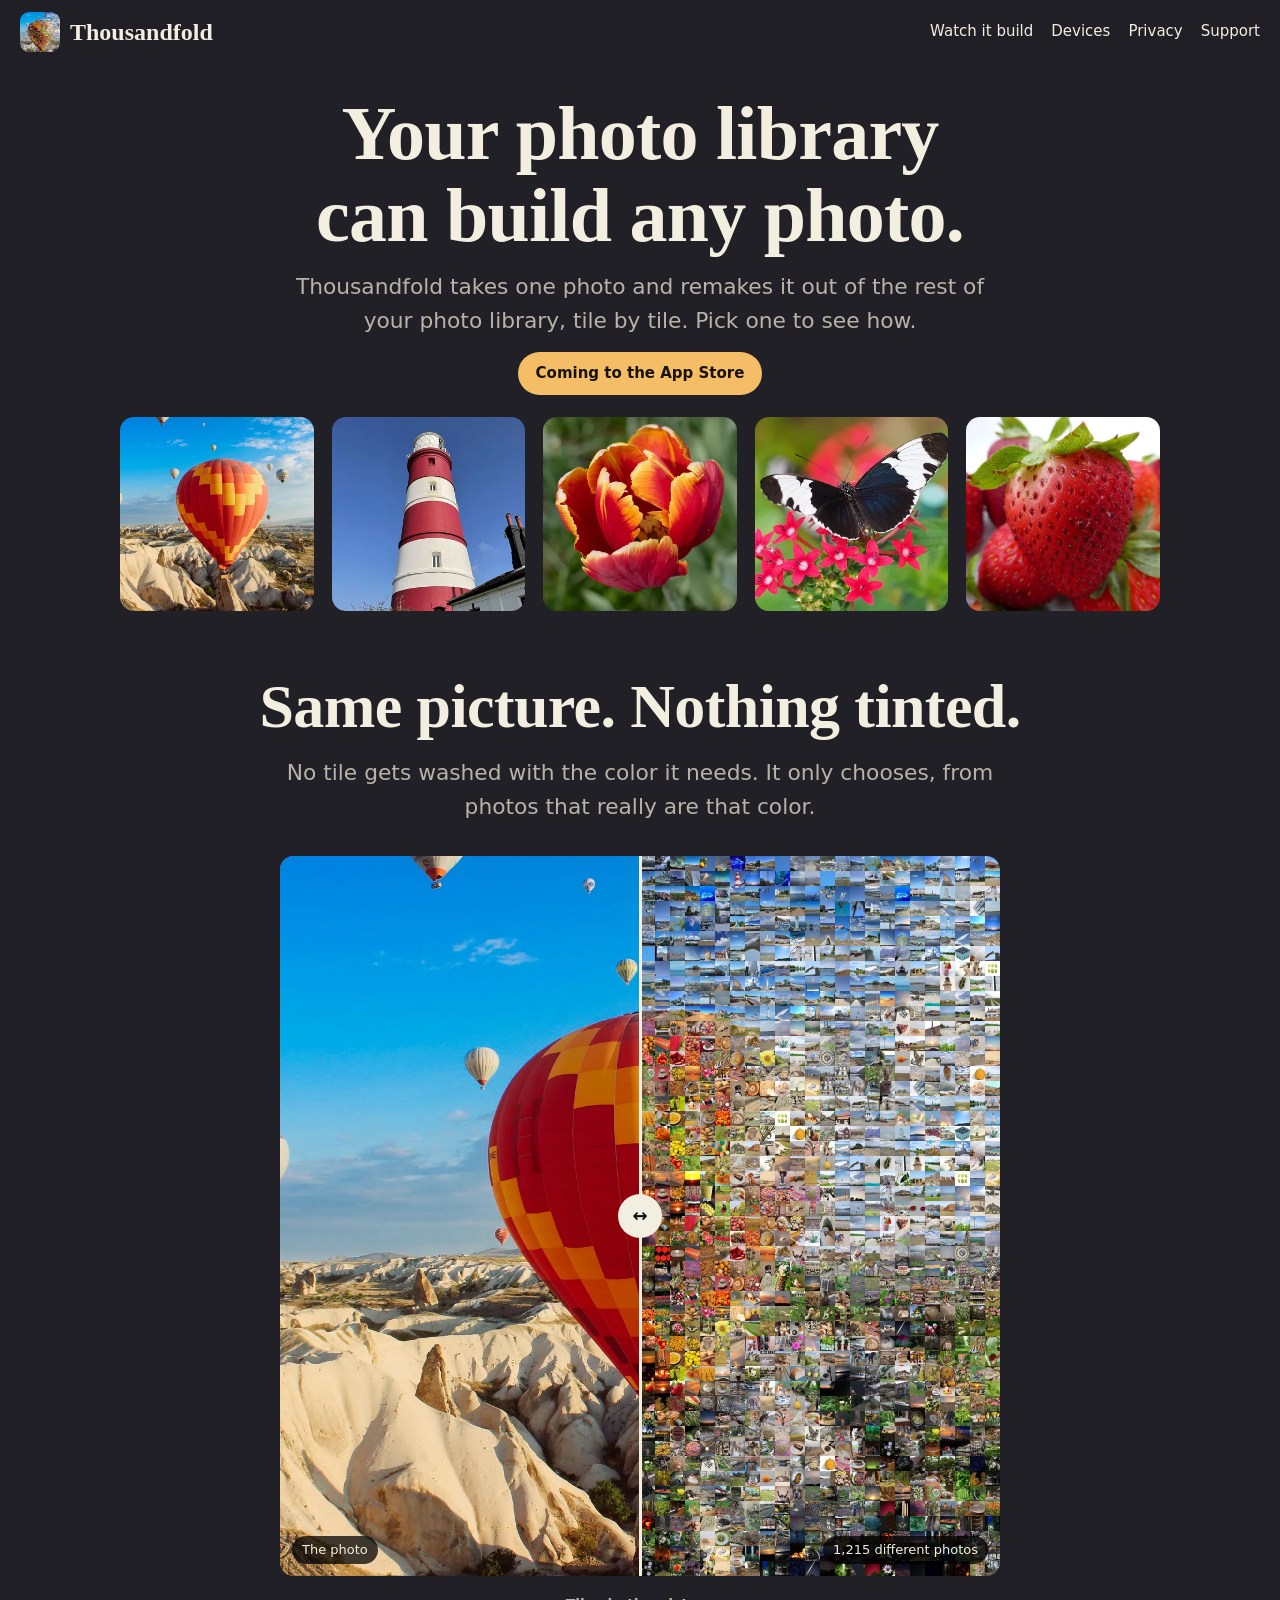
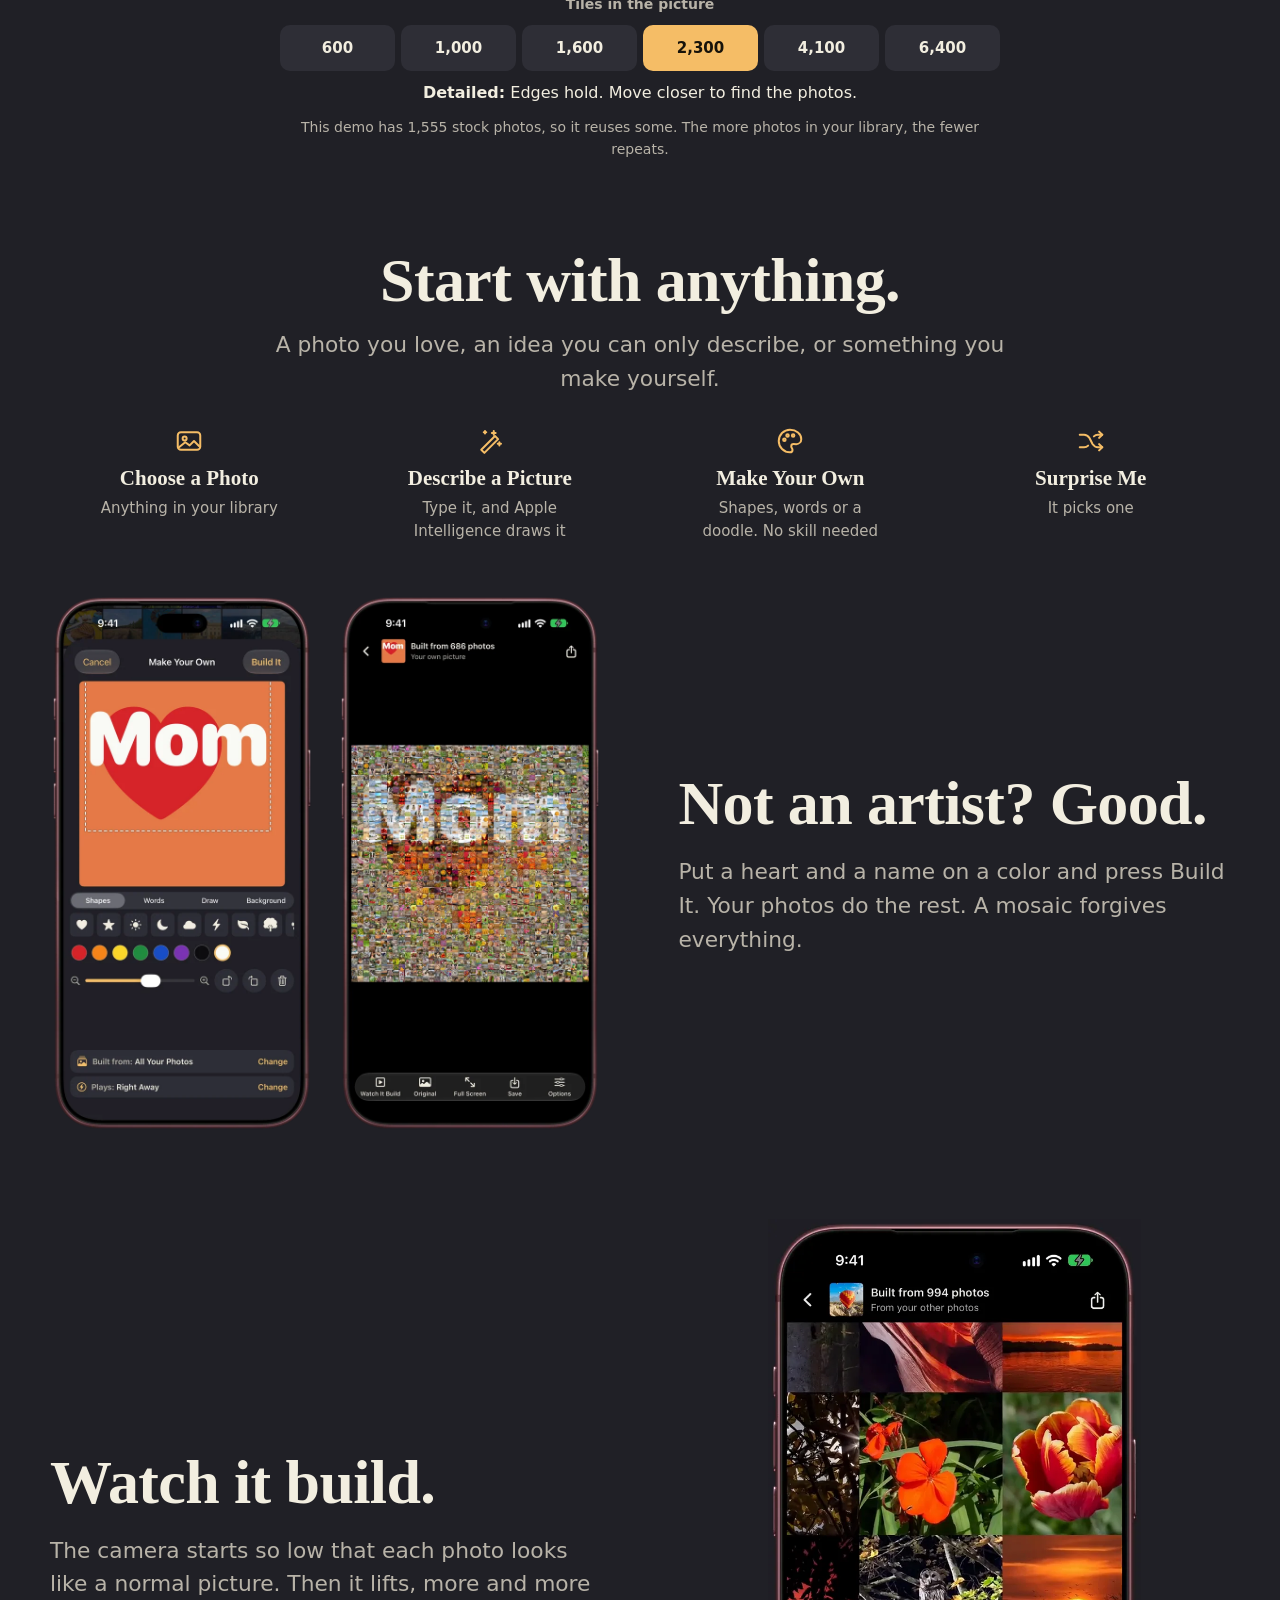
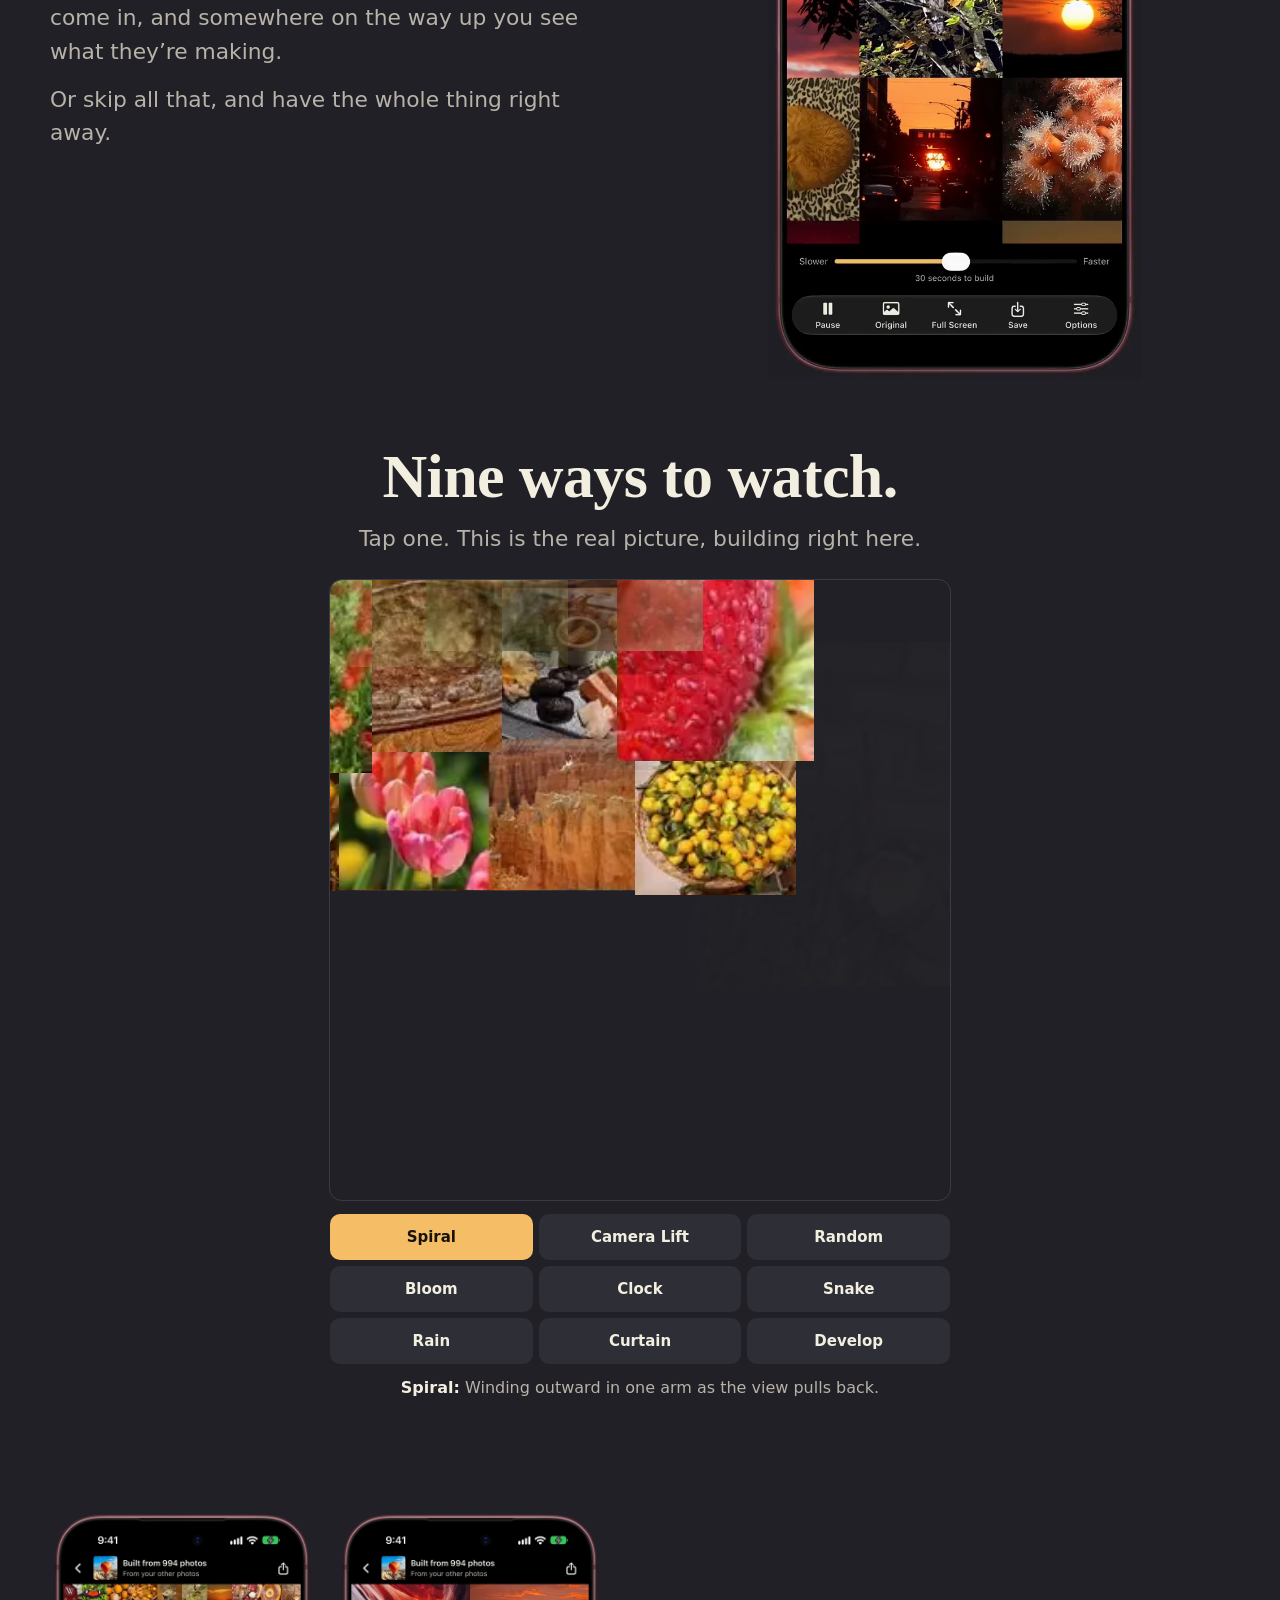
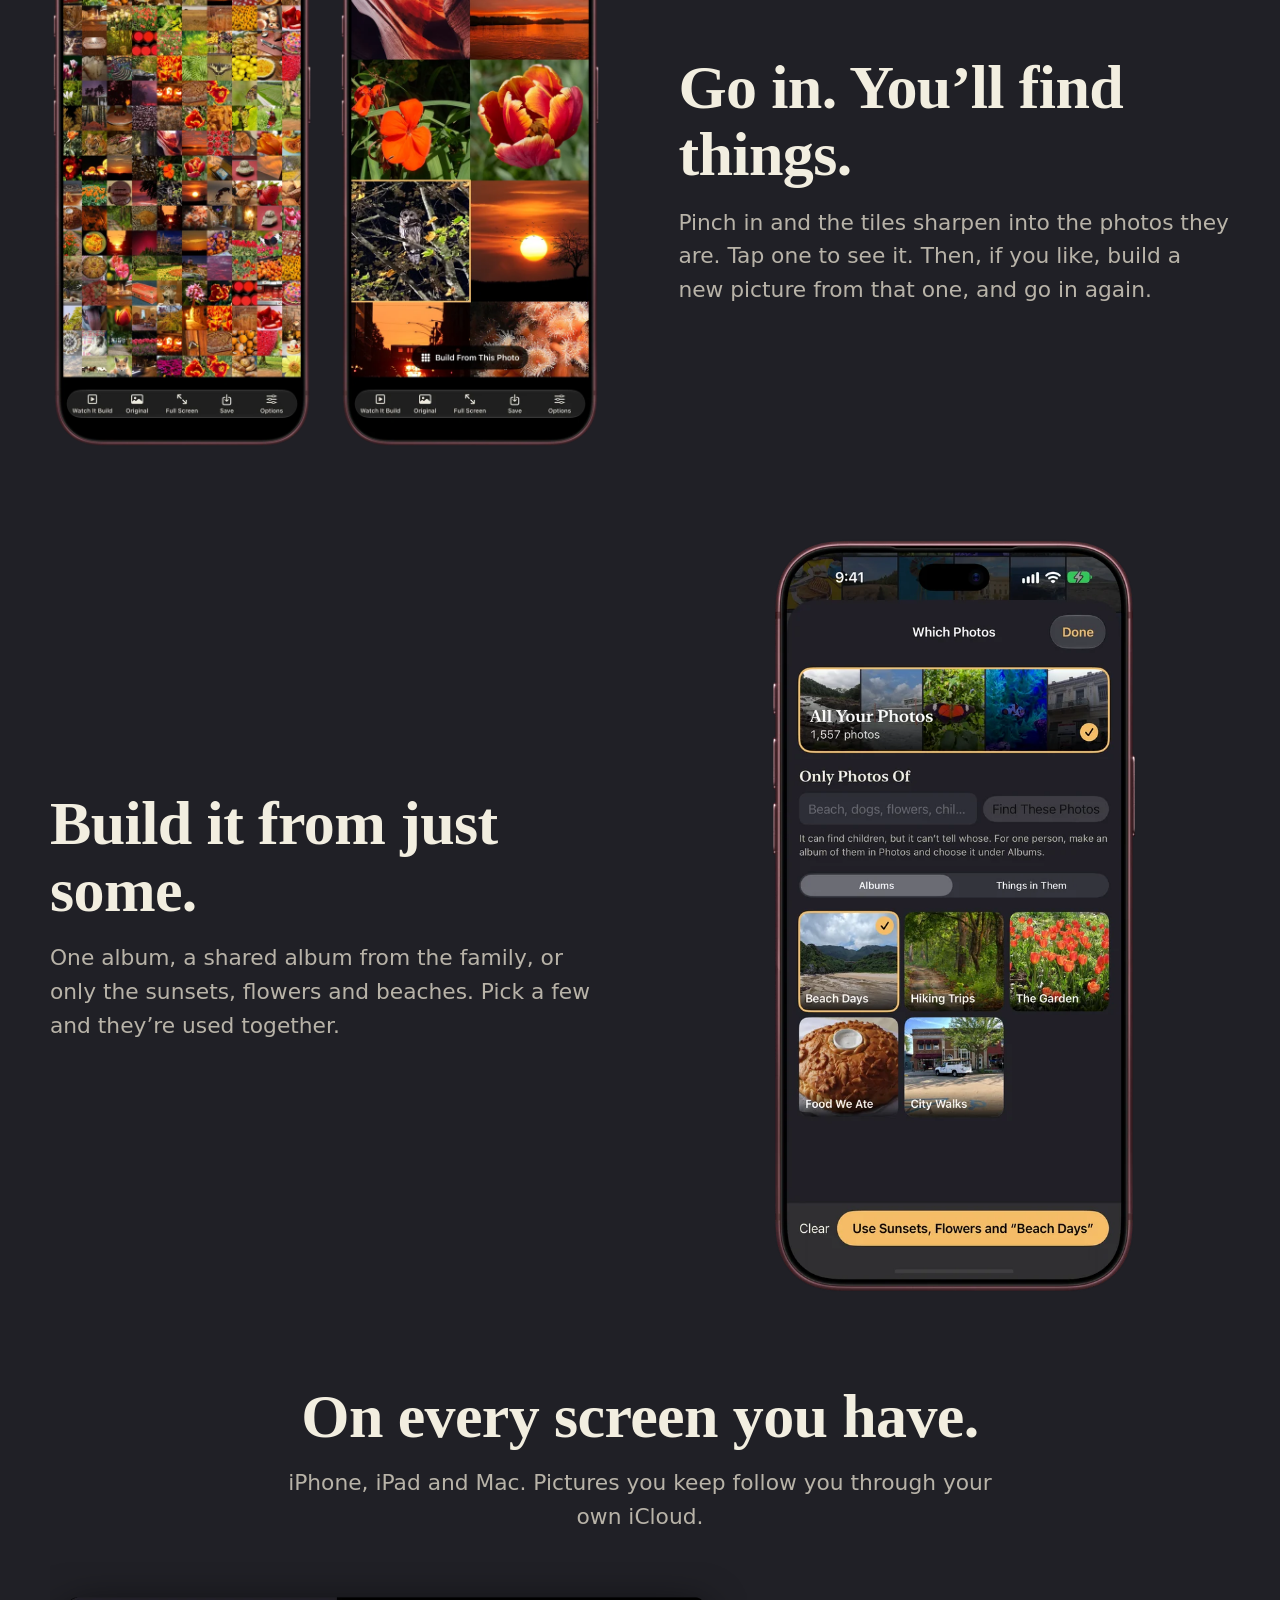
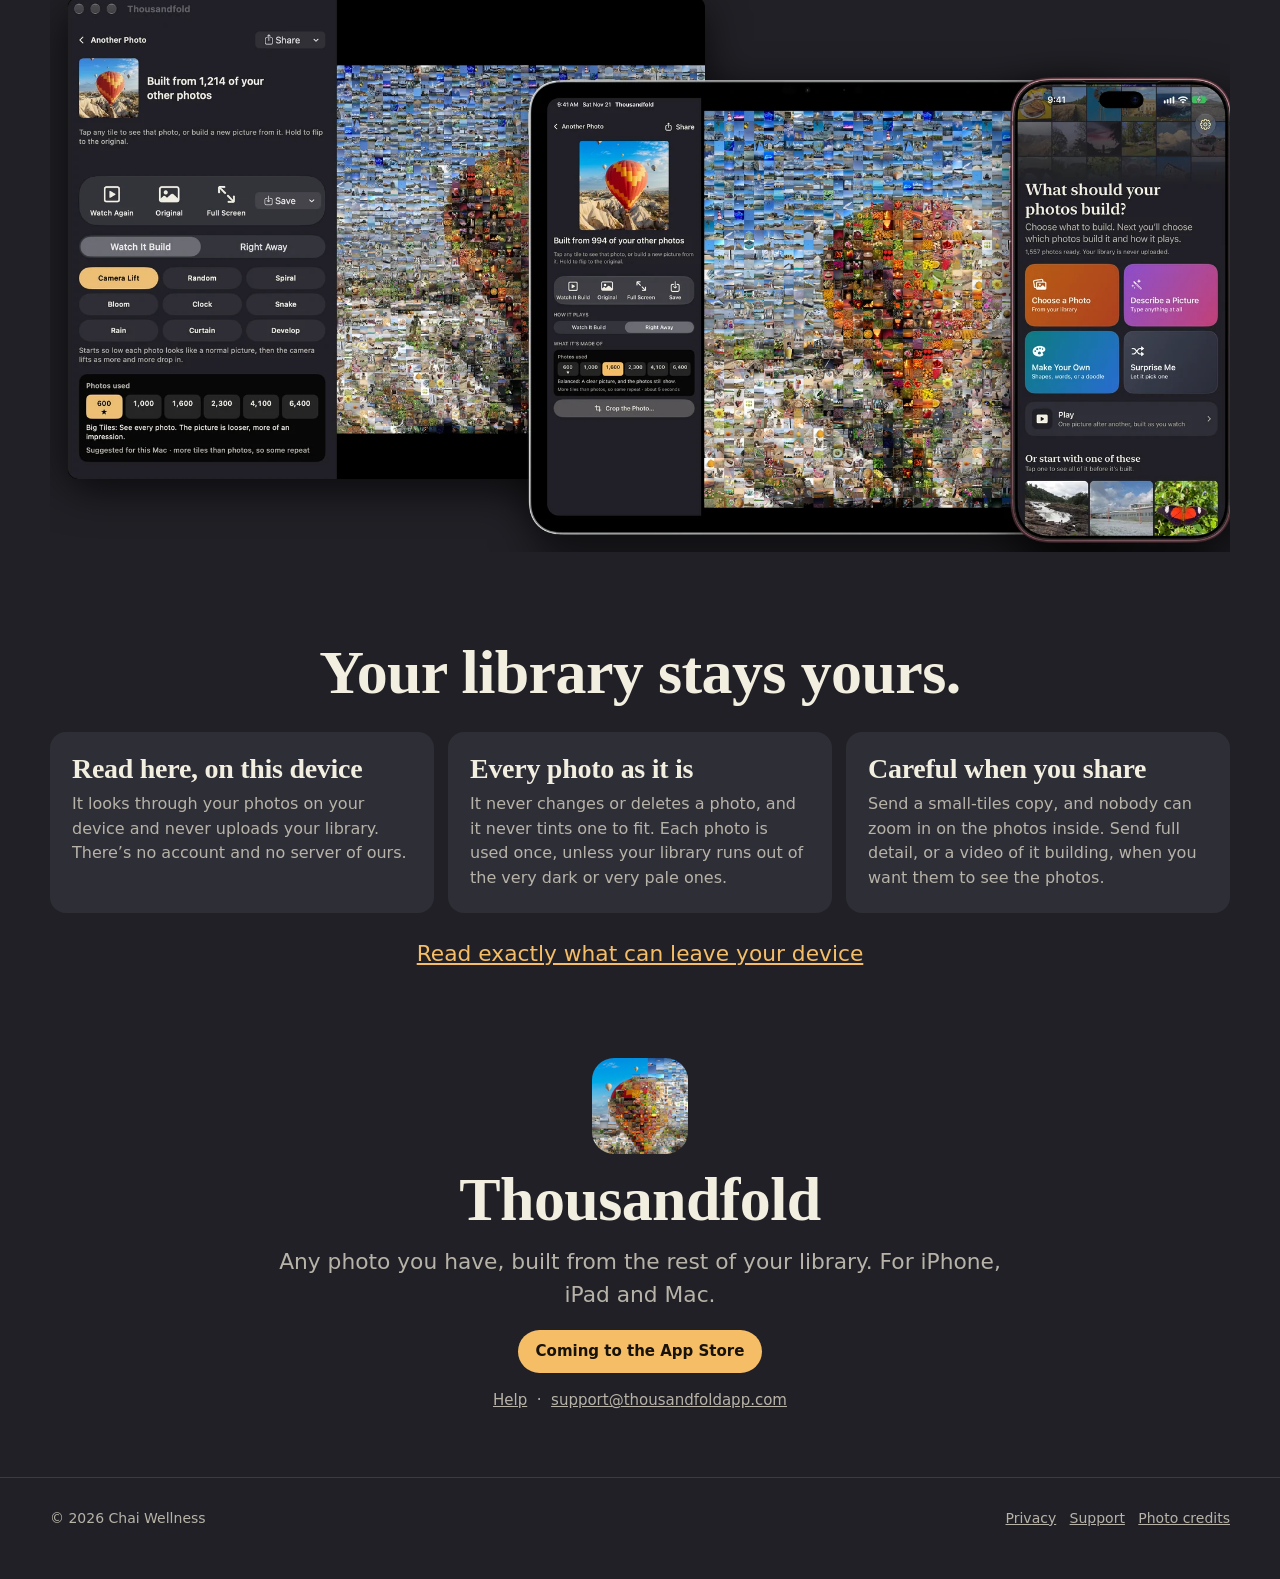
<file: index.html>
<!doctype html>
<html lang="en">
<head>
<meta charset="utf-8">
<meta name="viewport" content="width=device-width, initial-scale=1, viewport-fit=cover">
<title>Thousandfold: a photo built from your other photos</title>
<meta name="description" content="Pick any photo and Thousandfold builds it out of the rest of your library, tile by tile. Every tile is a real photo, untouched. Your library is never uploaded. For iPhone, iPad and Mac.">
<meta name="theme-color" content="#202026">
<meta property="og:title" content="Thousandfold"><meta property="og:description" content="A photo built from your other photos."><meta property="og:image" content="og-image.jpg?v=1"><meta name="twitter:card" content="summary_large_image"><meta name="twitter:image" content="og-image.jpg?v=1">
<link rel="icon" href="img/icon-64.png"><link rel="apple-touch-icon" href="apple-touch-icon.png"><link rel="stylesheet" href="style.css?v=9">
</head>
<body>
<header class="nav">
  <a class="brand" href="#top"><img src="img/icon-128.png" alt="" width="40" height="40">Thousandfold</a>
  <nav><a href="#build">Watch it build</a><a href="#devices">Devices</a><a href="#private">Privacy</a><a href="support.html">Support</a></nav>
</header>
<main id="top">
<section class="opening" data-opening>
  <div class="wrap opening-in">
    <div class="opening-words">
      <h1>Your photo library can build any photo.</h1>
      <p class="lead">Thousandfold takes one photo and remakes it out of the rest of your photo library, tile by tile. Pick one to see how.</p>
      <p class="hero-store"><span class="soon" data-store-soon>Coming to the App Store</span><a class="store-badge" data-store-live hidden href="#" aria-label="Download Thousandfold on the App Store"><img src="img/app-store-badge-white.svg" alt="Download on the App Store" width="132" height="44"></a></p>
    </div>
    <div class="picture" data-picture hidden>
      <canvas data-canvas width="1200" height="1200" aria-label="A picture being built out of photos"></canvas>
      <button type="button" class="again" data-again hidden>Watch Again</button>
    </div>
    <p class="caption" data-caption aria-live="polite" hidden></p>
    <div class="picks" data-picks role="group" aria-label="Photos to build">
      <button type="button" class="pick" data-pick="balloon" data-count="1214" data-name="The balloon" aria-label="Build the balloon"><img src="img/pick/balloon-thumb.webp" alt="A hot air balloon over rocky hills" width="360" height="360"></button>
      <button type="button" class="pick" data-pick="lighthouse" data-count="1203" data-name="The lighthouse" aria-label="Build the lighthouse"><img src="img/pick/lighthouse-thumb.webp" alt="A red and white striped lighthouse" width="360" height="360"></button>
      <button type="button" class="pick" data-pick="tulip" data-count="941" data-name="The tulip" aria-label="Build the tulip"><img src="img/pick/tulip-thumb.webp" alt="A red and orange tulip" width="360" height="360"></button>
      <button type="button" class="pick" data-pick="butterfly" data-count="1094" data-name="The butterfly" aria-label="Build the butterfly"><img src="img/pick/butterfly-thumb.webp" alt="A black and white butterfly on red flowers" width="360" height="360"></button>
      <button type="button" class="pick" data-pick="strawberries" data-count="968" data-name="The strawberry" aria-label="Build the strawberry"><img src="img/pick/strawberries-thumb.webp" alt="A ripe strawberry" width="360" height="360"></button>
      </div>
    <p class="after" data-after hidden>This demo uses stock photos. In the app, it&rsquo;s any photo you choose, built from your own library.</p>
  </div>
</section>

<section class="center"><div class="wrap">
  <h2>Same picture. Nothing tinted.</h2>
  <p class="lead">No tile gets washed with the color it needs. It only chooses, from photos that really are that color.</p>
  <div class="compare" data-compare>
    <img src="img/sizes/balloon-48.webp" data-compare-mosaic alt="The picture built from photos" loading="lazy">
    <img class="over" src="img/pick/balloon-photo.webp" data-compare-photo alt="The original photo" loading="lazy">
    <span class="tag l">The photo</span><span class="tag r" data-compare-count>1,215 different photos</span>
    <div class="bar"><i aria-hidden="true">&#8596;</i></div>
    <input type="range" min="0" max="100" value="50" aria-label="Compare the photo and the picture built from photos">
  </div>
  <div class="sizes-box">
    <p class="sizes-title">Tiles in the picture</p>
    <div class="sizes" data-sizes role="group" aria-label="Tiles in the picture"><button type="button" class="size" data-size="24" data-name="Big Tiles" data-effect="See every photo. The picture is looser, more of an impression." data-distinct="526" aria-pressed="false">600</button><button type="button" class="size" data-size="32" data-name="Bold" data-effect="Photos you can pick out from arm&rsquo;s length." data-distinct="894" aria-pressed="false">1,000</button><button type="button" class="size" data-size="40" data-name="Balanced" data-effect="A clear picture, and the photos still show." data-distinct="979" aria-pressed="false">1,600</button><button type="button" class="size on" data-size="48" data-name="Detailed" data-effect="Edges hold. Move closer to find the photos." data-distinct="1,215" aria-pressed="true">2,300</button><button type="button" class="size" data-size="64" data-name="Fine" data-effect="Sharp from a distance. Zoom in to find the photos." data-distinct="1,454" aria-pressed="false">4,100</button><button type="button" class="size" data-size="80" data-name="Finest" data-effect="Nearly passes for the photo. The tiles are tiny." data-distinct="1,539" aria-pressed="false">6,400</button></div>
    <p class="sizes-line" data-size-line aria-live="polite"><b>Detailed:</b> Edges hold. Move closer to find the photos.</p>
    <p class="sizes-note">This demo has 1,555 stock photos, so it reuses some. The more photos in your library, the fewer repeats.</p>
  </div>
</div></section>

<section><div class="wrap">
  <div class="center"><h2>Start with anything.</h2>
  <p class="lead" style="margin-top:14px">A photo you love, an idea you can only describe, or something you make yourself.</p></div>
  <ul class="starts">
    <li><svg viewBox="0 0 24 24" width="30" height="30" fill="none" stroke="currentColor" stroke-width="1.600" stroke-linecap="round" stroke-linejoin="round" aria-hidden="true"><rect x="3" y="5" width="18" height="14" rx="2.5"/><circle cx="8.5" cy="10" r="1.6"/><path d="m4 17 5-4 3.5 2.5L16 12l4 4"/></svg><b>Choose a Photo</b><span>Anything in your library</span></li>
    <li><svg viewBox="0 0 24 24" width="30" height="30" fill="none" stroke="currentColor" stroke-width="1.600" stroke-linecap="round" stroke-linejoin="round" aria-hidden="true"><path d="m5 19 11-11 2.5 2.5L7.5 21.5z"/><path d="M15 4v3M13.500 5.500h3M19.500 13v2.500M18.200 14.200h2.600M8 4v2M7 5h2"/></svg><b>Describe a Picture</b><span>Type it, and Apple Intelligence draws it</span></li>
    <li><svg viewBox="0 0 24 24" width="30" height="30" fill="none" stroke="currentColor" stroke-width="1.600" stroke-linecap="round" stroke-linejoin="round" aria-hidden="true"><path d="M12 3a9 9 0 1 0 0 18c1.400 0 2-.9 2-1.900 0-1.300-1-1.700-1-2.800 0-1 .8-1.800 1.900-1.800H17a4 4 0 0 0 4-4C21 6.200 17 3 12 3z"/><circle cx="7.500" cy="11" r="1"/><circle cx="10" cy="7.500" r="1"/><circle cx="14.500" cy="7.500" r="1"/></svg><b>Make Your Own</b><span>Shapes, words or a doodle. No skill needed</span></li>
    <li><svg viewBox="0 0 24 24" width="30" height="30" fill="none" stroke="currentColor" stroke-width="1.600" stroke-linecap="round" stroke-linejoin="round" aria-hidden="true"><path d="M3 7h3.500c2 0 3.200 1 4.300 2.600l2.400 4.800C14.300 16 15.500 17 17.500 17H21"/><path d="M3 17h3.500c1.400 0 2.400-.5 3.200-1.300M21 7h-3.500c-1.400 0-2.400.5-3.200 1.300"/><path d="m18.500 4.500 2.500 2.500-2.500 2.500M18.500 14.500l2.500 2.500-2.500 2.500"/></svg><b>Surprise Me</b><span>It picks one</span></li>
  </ul>
  <div class="row flip" style="margin-top:clamp(32px,4vw,52px)">
    <div class="devices"><img src="img/iphone-make.webp?v=5" alt="Make Your Own on iPhone: a heart and a word on a colored background" loading="lazy" width="560" height="1145"><img src="img/iphone-made.webp?v=5" alt="The same picture built from photos" loading="lazy" width="560" height="1145"></div>
    <div class="copy"><h2>Not an artist? Good.</h2><p class="lead">Put a heart and a name on a color and press Build It. Your photos do the rest. A mosaic forgives everything.</p></div>
  </div>
</div></section>

<section id="build"><div class="wrap">
  <div class="row">
    <div class="copy"><h2>Watch it build.</h2><p class="lead">The camera starts so low that each photo looks like a normal picture. Then it lifts, more and more come in, and somewhere on the way up you see what they&rsquo;re making.</p><p class="lead">Or skip all that, and have the whole thing right away.</p></div>
    <div class="devices"><video class="video-frame" data-video src="" data-src="img/iphone-lift.mp4?v=5" poster="img/iphone-lift-poster.webp?v=5" muted loop playsinline width="660" height="1350" aria-label="Thousandfold on iPhone: the camera lifts as a picture is built from photos"></video></div>
  </div>
  <div class="modes center" data-modes>
    <h2>Nine ways to watch.</h2>
    <p class="lead">Tap one. This is the real picture, building right here.</p>
    <div class="mode-stage"><canvas width="1200" height="1200" aria-label="A picture of a lighthouse being built out of photos"></canvas><button type="button" class="again" data-mode-again hidden>Watch Again</button></div>
    <div class="mode-chips" role="group" aria-label="Ways to build"><button type="button" class="mode" data-mode="spiral" data-detail="Winding outward in one arm as the view pulls back." aria-pressed="false">Spiral</button><button type="button" class="mode" data-mode="lift" data-detail="Starts so low each photo looks like a normal picture, then the camera rises." aria-pressed="false">Camera Lift</button><button type="button" class="mode" data-mode="random" data-detail="A different one each time you watch." aria-pressed="false">Random</button><button type="button" class="mode" data-mode="bloom" data-detail="Patches appear here and there, and grow until they meet." aria-pressed="false">Bloom</button><button type="button" class="mode" data-mode="clock" data-detail="One hand sweeps around the picture, leaving photos behind it." aria-pressed="false">Clock</button><button type="button" class="mode" data-mode="snake" data-detail="A line of photos winds back and forth, from the top to the bottom." aria-pressed="false">Snake</button><button type="button" class="mode" data-mode="rain" data-detail="Photos fall anywhere until the picture appears." aria-pressed="false">Rain</button><button type="button" class="mode" data-mode="curtain" data-detail="The picture fills from the top down." aria-pressed="false">Curtain</button><button type="button" class="mode" data-mode="develop" data-detail="Dark photos land first, then the bright ones, like a print coming up." aria-pressed="false">Develop</button></div>
    <p class="mode-line" data-mode-line aria-live="polite"></p>
  </div>
</div></section>

<section><div class="wrap"><div class="row flip">
  <div class="devices"><img src="img/iphone-zoomed.webp?v=5" alt="Zoomed in close on the tiles" loading="lazy" width="560" height="1145"><img src="img/iphone-one.webp?v=5" alt="One photo filling the screen, with a button to build a new picture from it" loading="lazy" width="560" height="1145"></div>
  <div class="copy"><h2>Go in. You&rsquo;ll find things.</h2><p class="lead">Pinch in and the tiles sharpen into the photos they are. Tap one to see it. Then, if you like, build a new picture from that one, and go in again.</p></div>
</div></div></section>

<section><div class="wrap">
  <div class="row">
    <div class="copy"><h2>Build it from just some.</h2><p class="lead">One album, a shared album from the family, or only the sunsets, flowers and beaches. Pick a few and they&rsquo;re used together.</p></div>
    <div class="devices"><img src="img/iphone-which.webp?v=4" alt="Which Photos on iPhone: albums shown by their photos, with Sunsets, Flowers and an album called Beach Days picked together" loading="lazy" width="560" height="1143"></div>
  </div>
</div></section>

<section id="devices"><div class="wrap center">
  <h2>On every screen you have.</h2>
  <p class="lead">iPhone, iPad and Mac. Pictures you keep follow you through your own iCloud.</p>
  <div class="strip"><img src="img/devices.webp?v=5" alt="Thousandfold on Mac, iPad and iPhone" loading="lazy" width="1800" height="900"></div>
</div></section>

<section id="private"><div class="wrap">
  <div class="center"><h2>Your library stays yours.</h2></div>
  <div class="promises">
    <div class="promise"><h3>Read here, on this device</h3><p>It looks through your photos on your device and never uploads your library. There&rsquo;s no account and no server of ours.</p></div>
    <div class="promise"><h3>Every photo as it is</h3><p>It never changes or deletes a photo, and it never tints one to fit. Each photo is used once, unless your library runs out of the very dark or very pale ones.</p></div>
    <div class="promise"><h3>Careful when you share</h3><p>Send a small-tiles copy, and nobody can zoom in on the photos inside. Send full detail, or a video of it building, when you want them to see the photos.</p></div>
  </div>
  <p class="lead center" style="margin:24px auto 0;max-width:none"><a href="privacy.html">Read exactly what can leave your device</a></p>
</div></section>

<section class="closing"><div class="wrap center">
  <img src="img/icon-128.png" alt="" width="96" height="96">
  <h2>Thousandfold</h2>
  <p class="lead">Any photo you have, built from the rest of your library. For iPhone, iPad and Mac.</p>
  <p class="closing-store"><span class="soon" data-store-soon>Coming to the App Store</span><a class="text-store" data-store-live hidden href="#">Get it on the App Store</a></p>
  <p class="closing-help"><a href="support.html">Help</a> &nbsp;&middot;&nbsp; <a href="mailto:support@thousandfoldapp.com">support@thousandfoldapp.com</a></p>
</div></section>

<!-- The maker's note goes here, in Eric's words, once he has written it. Nothing publishes in his name until then. -->
</main>
<footer class="foot"><div class="wrap"><span>&copy; 2026 Chai Wellness</span><span><a href="privacy.html">Privacy</a> &nbsp; <a href="support.html">Support</a> &nbsp; <a href="credits.html">Photo credits</a></span></div></footer>
<script src="site.js?v=4" defer></script><script src="store.js" defer></script>
</body></html>
</file>
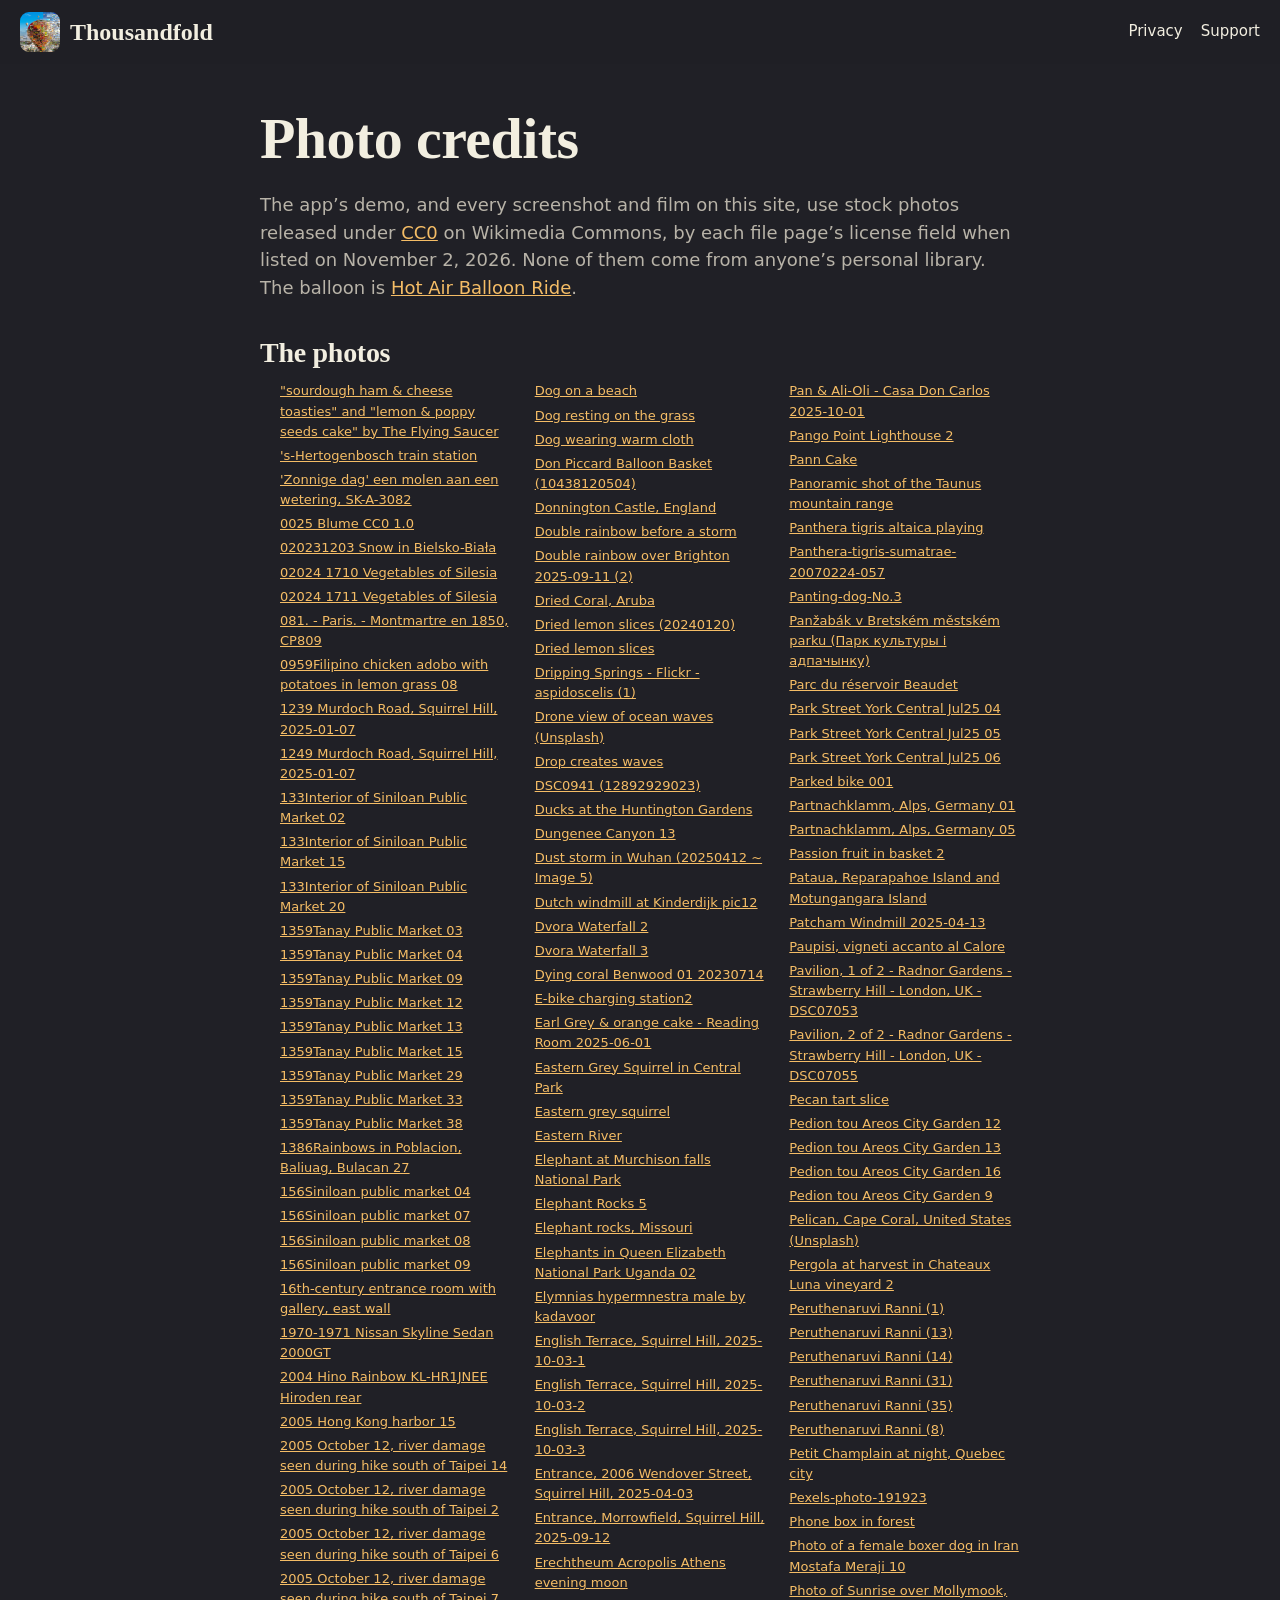
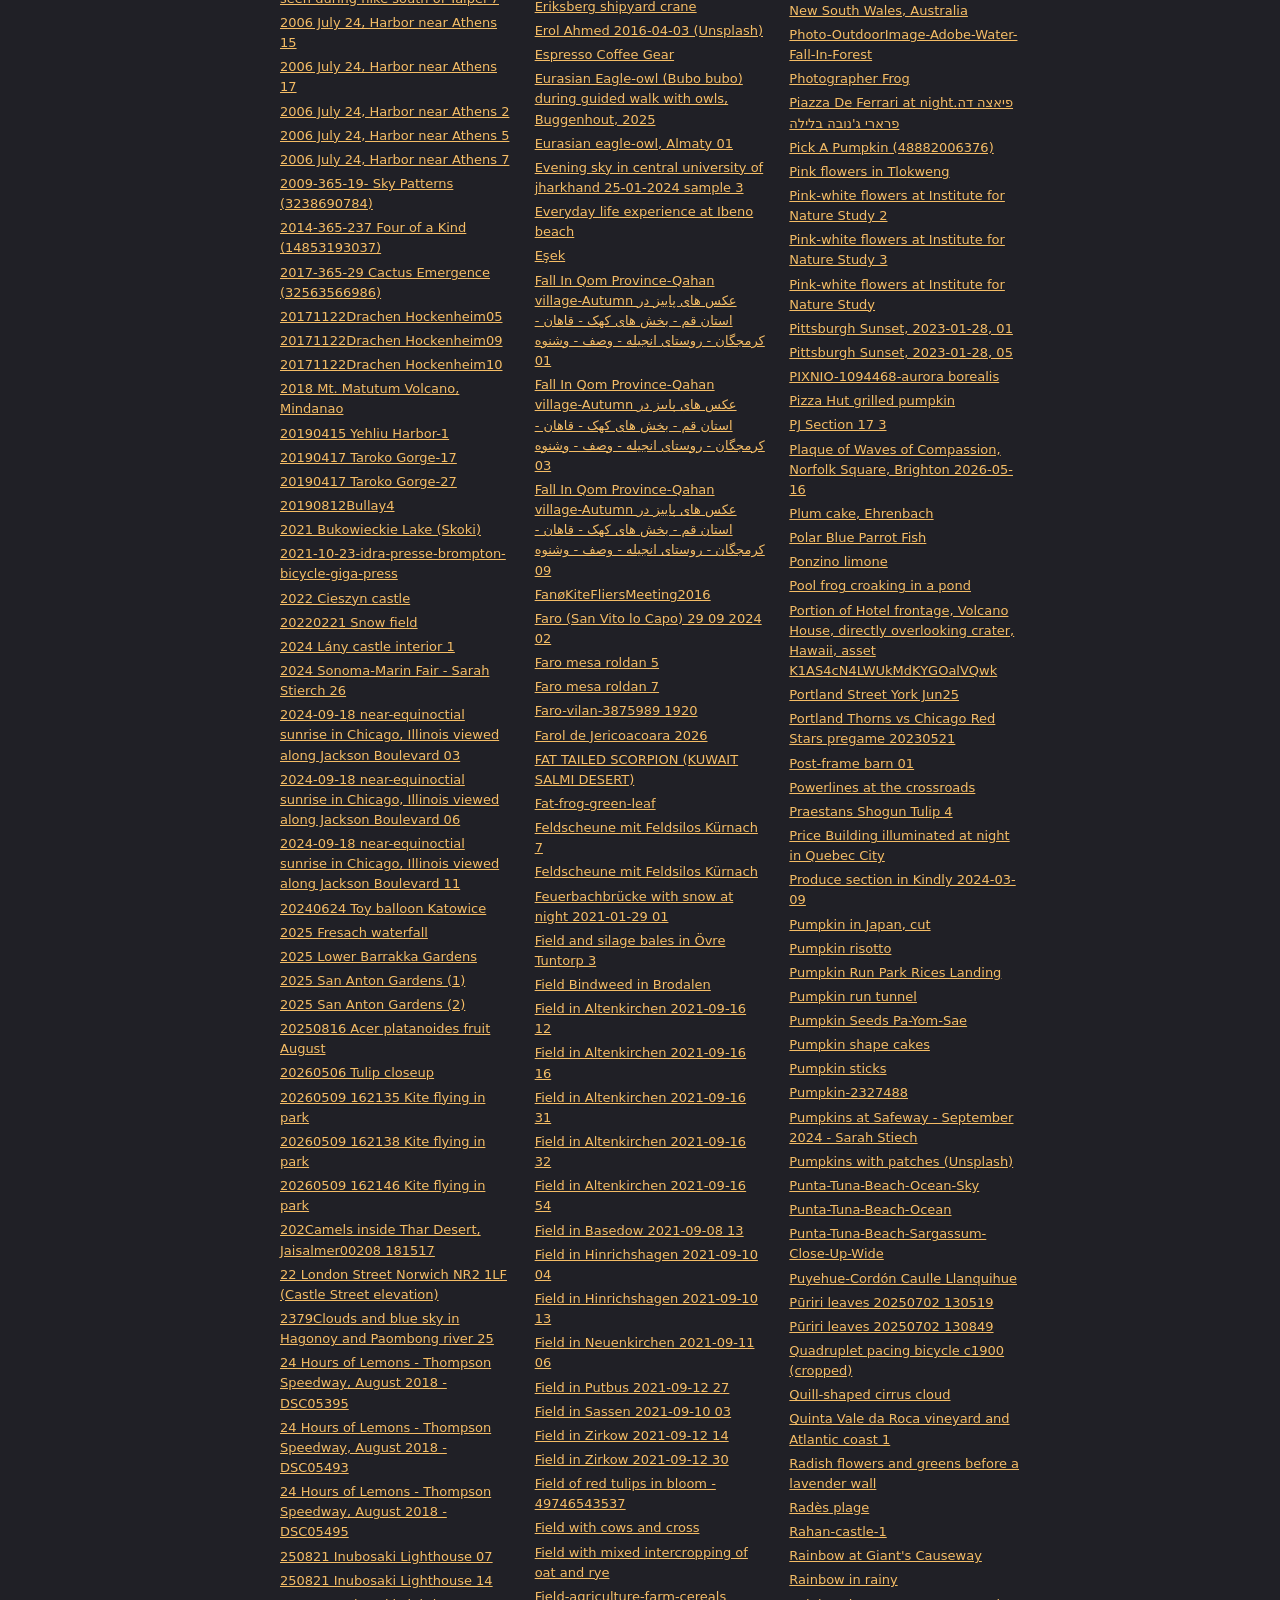
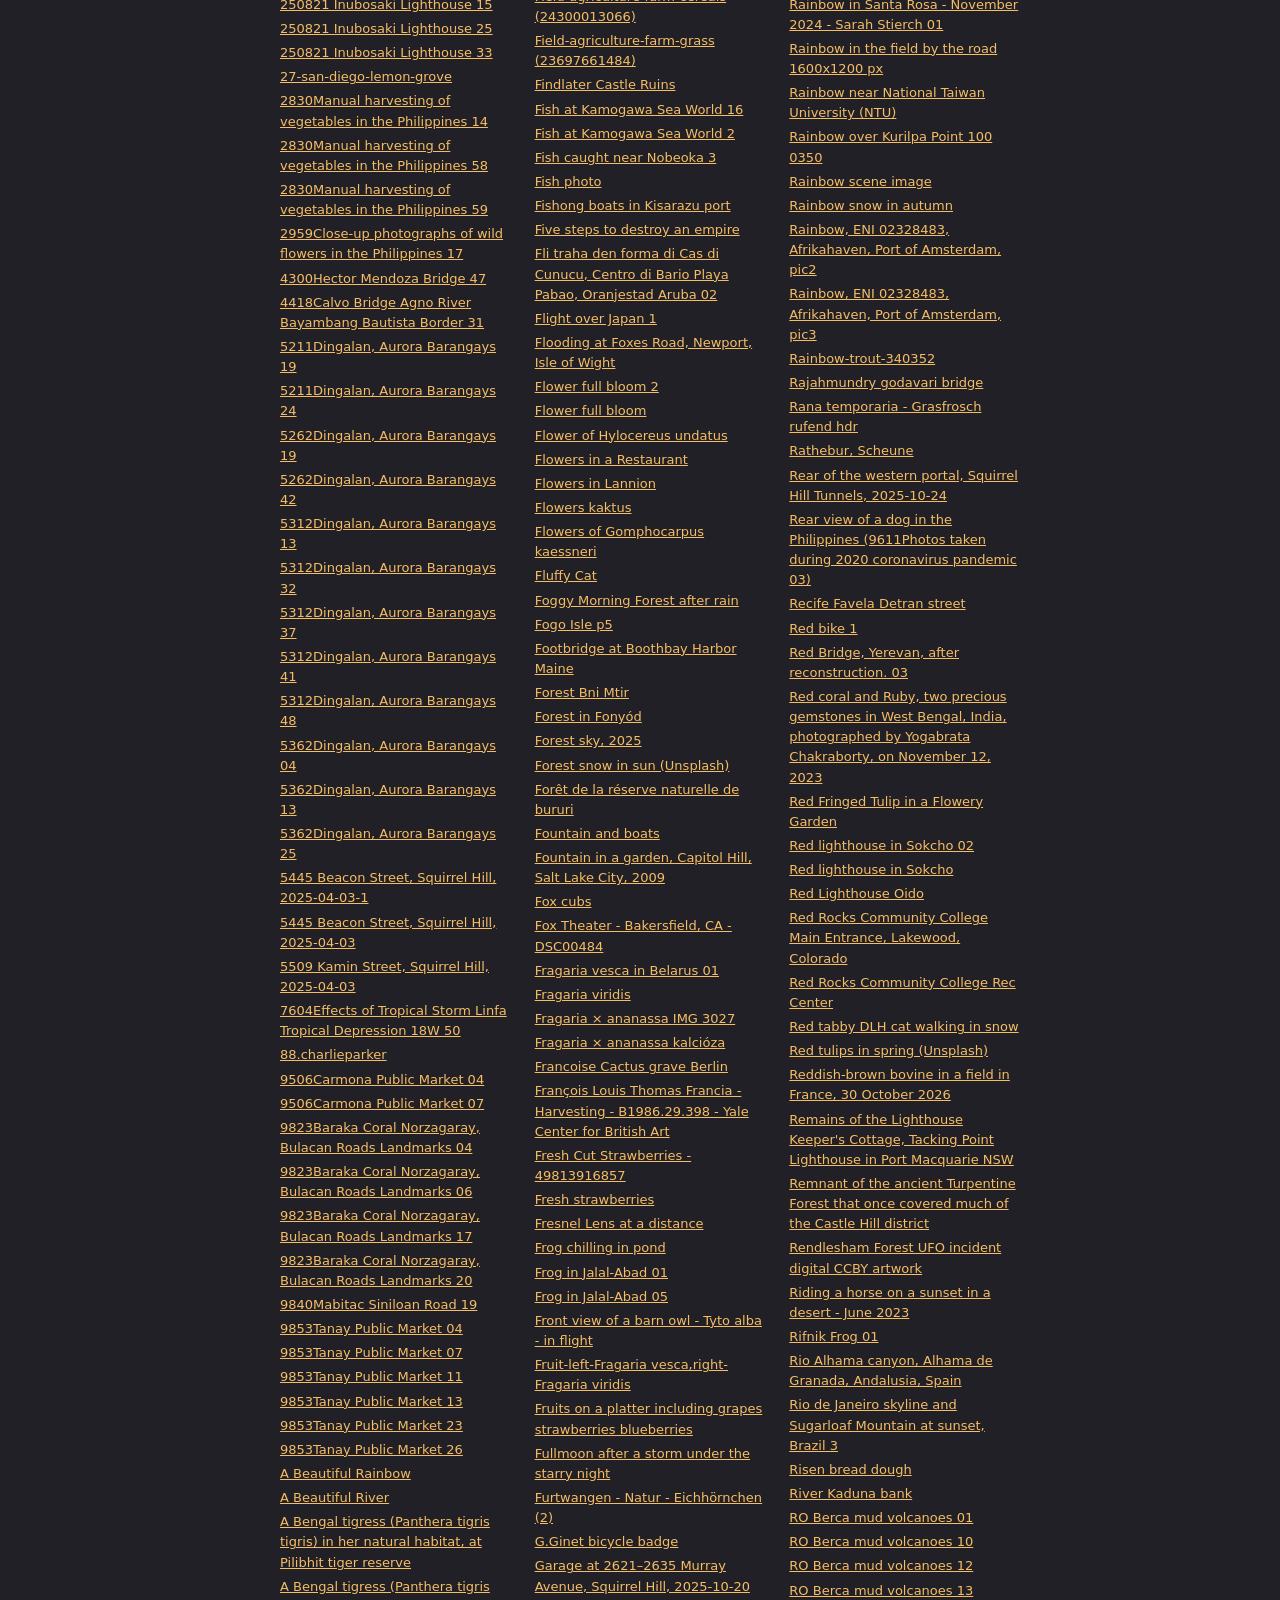
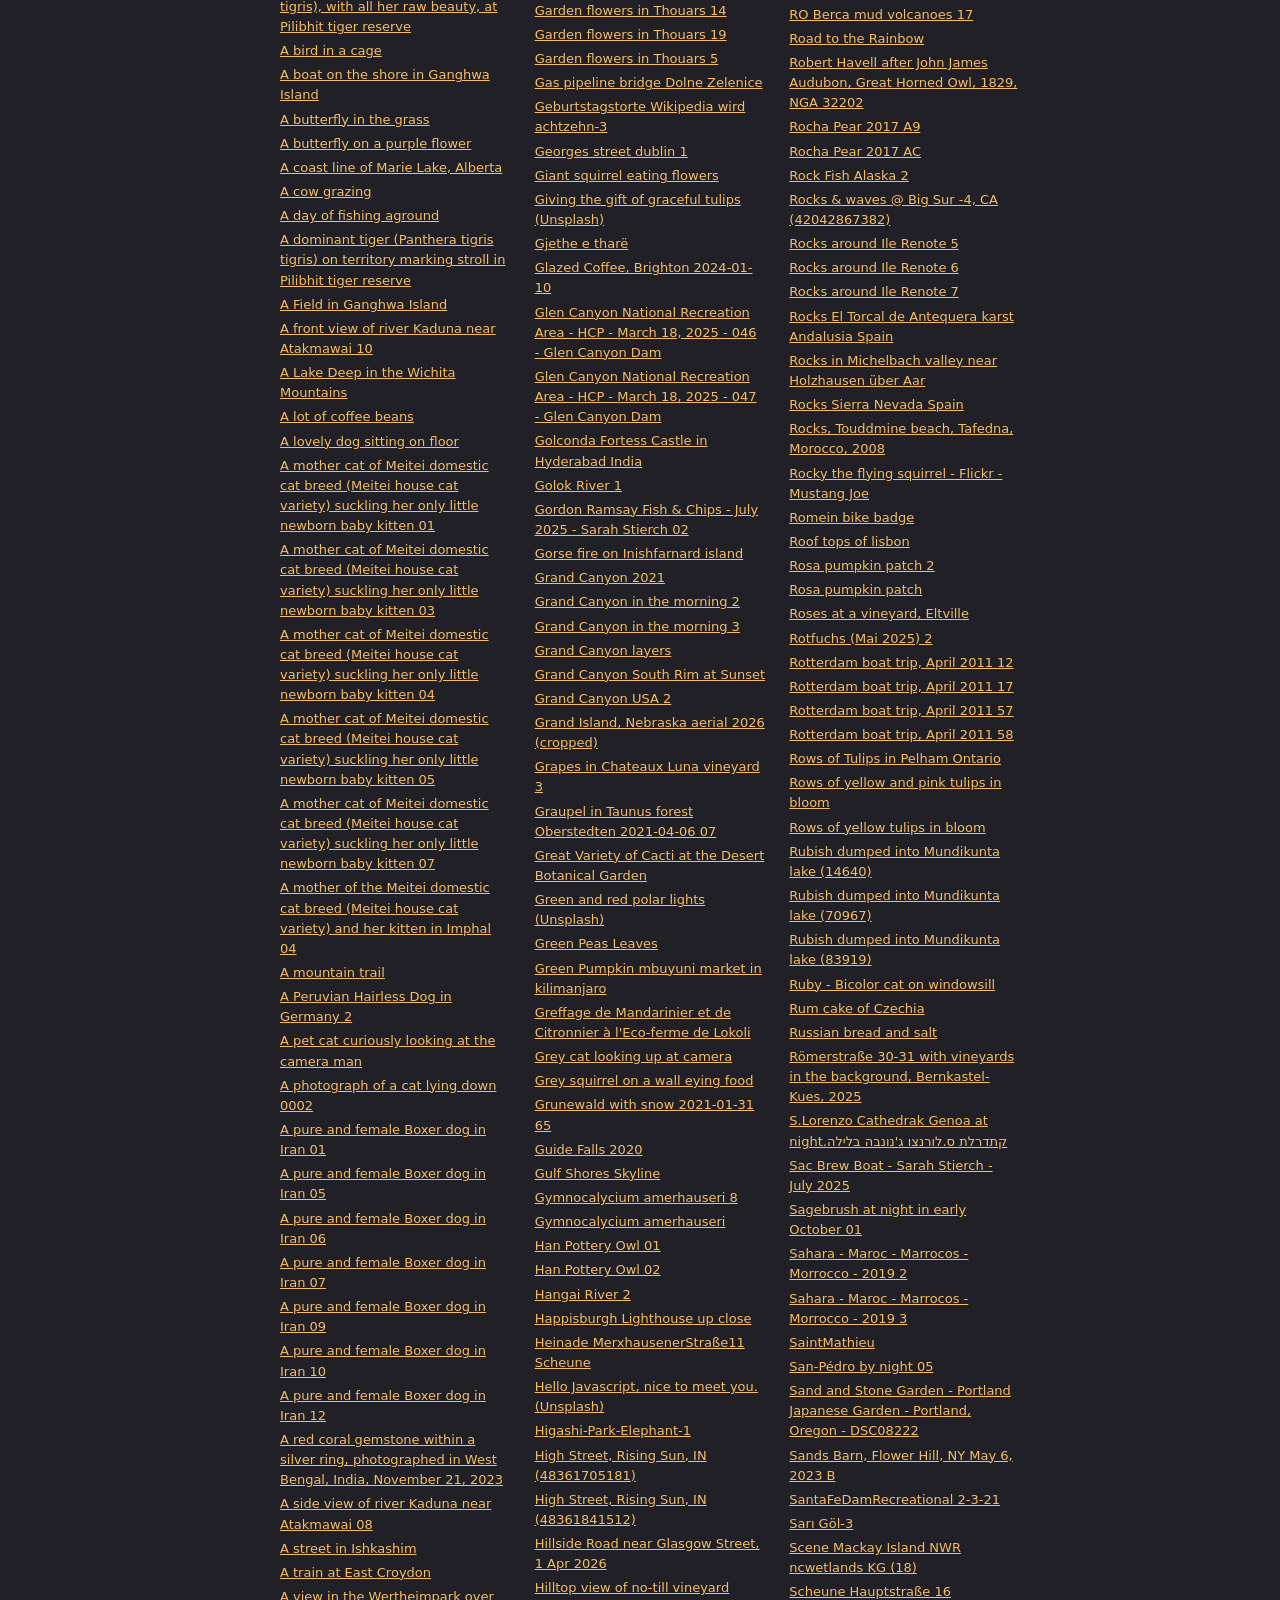
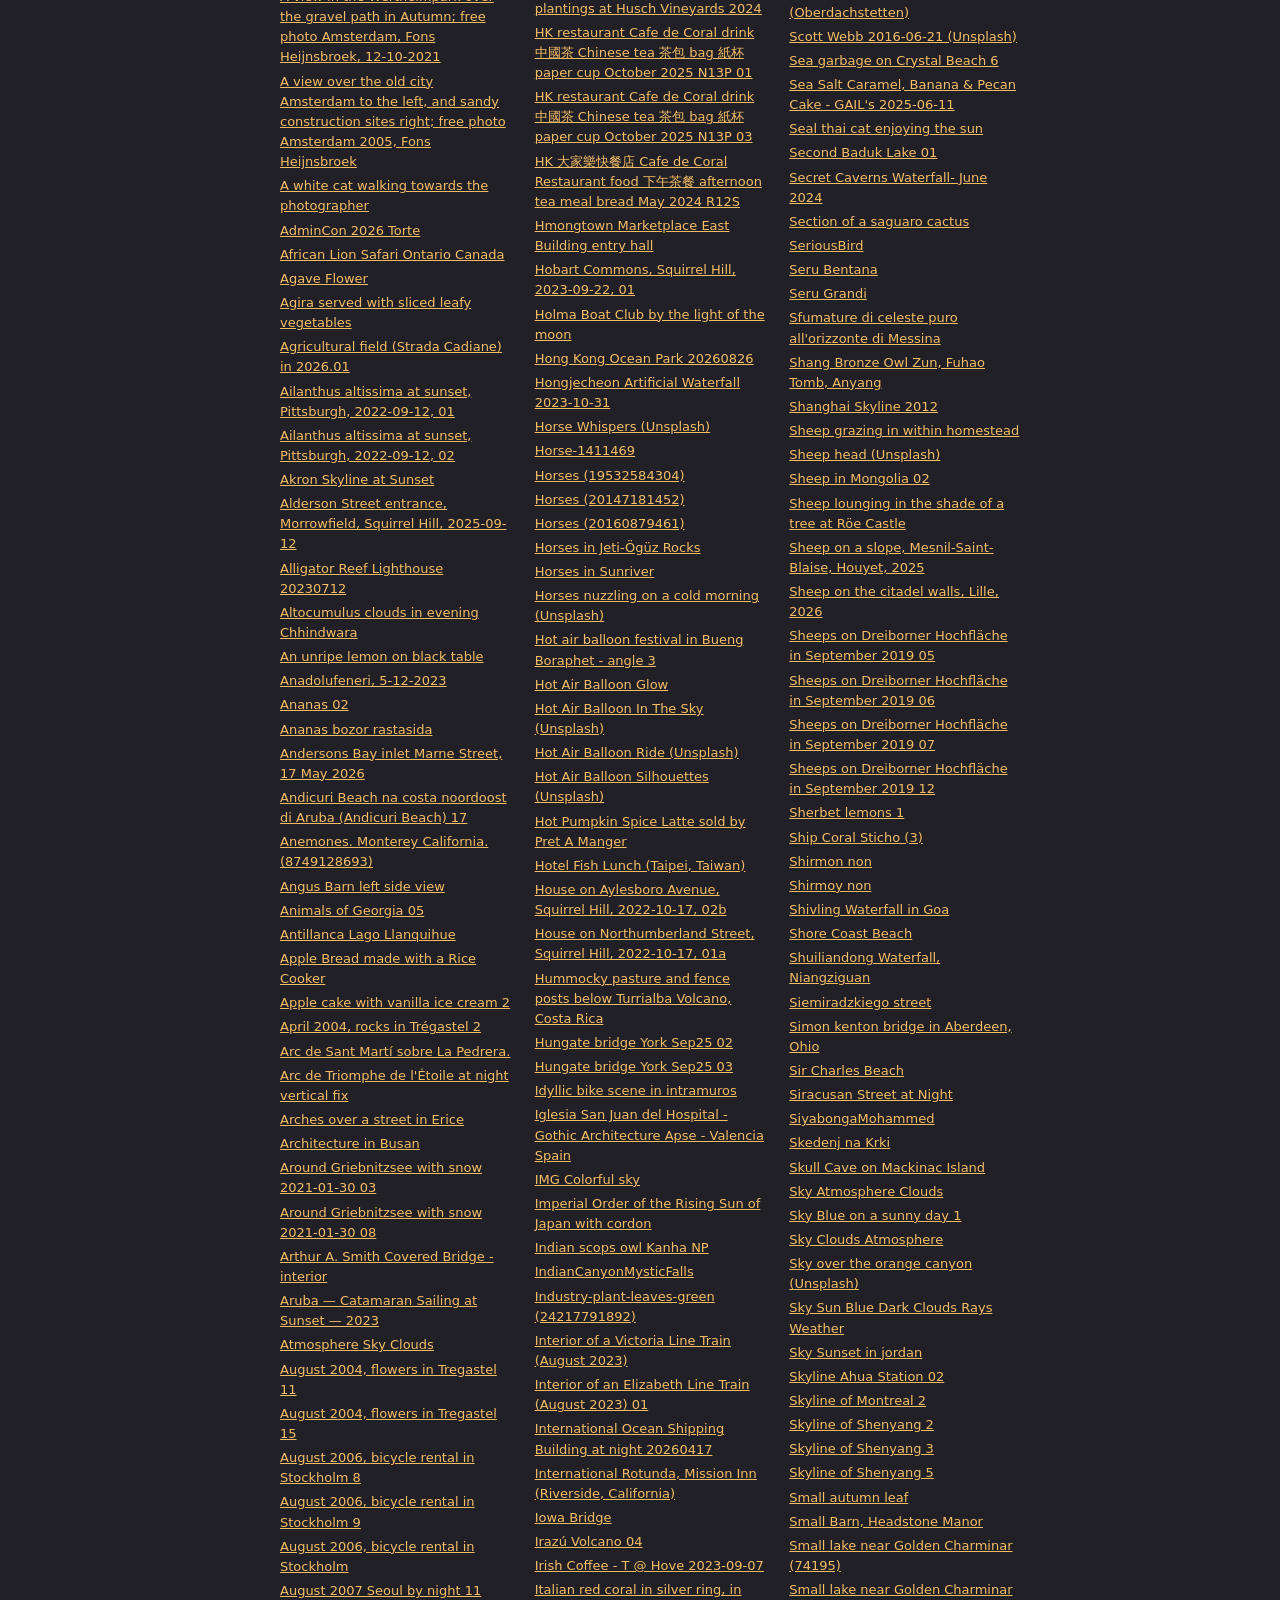
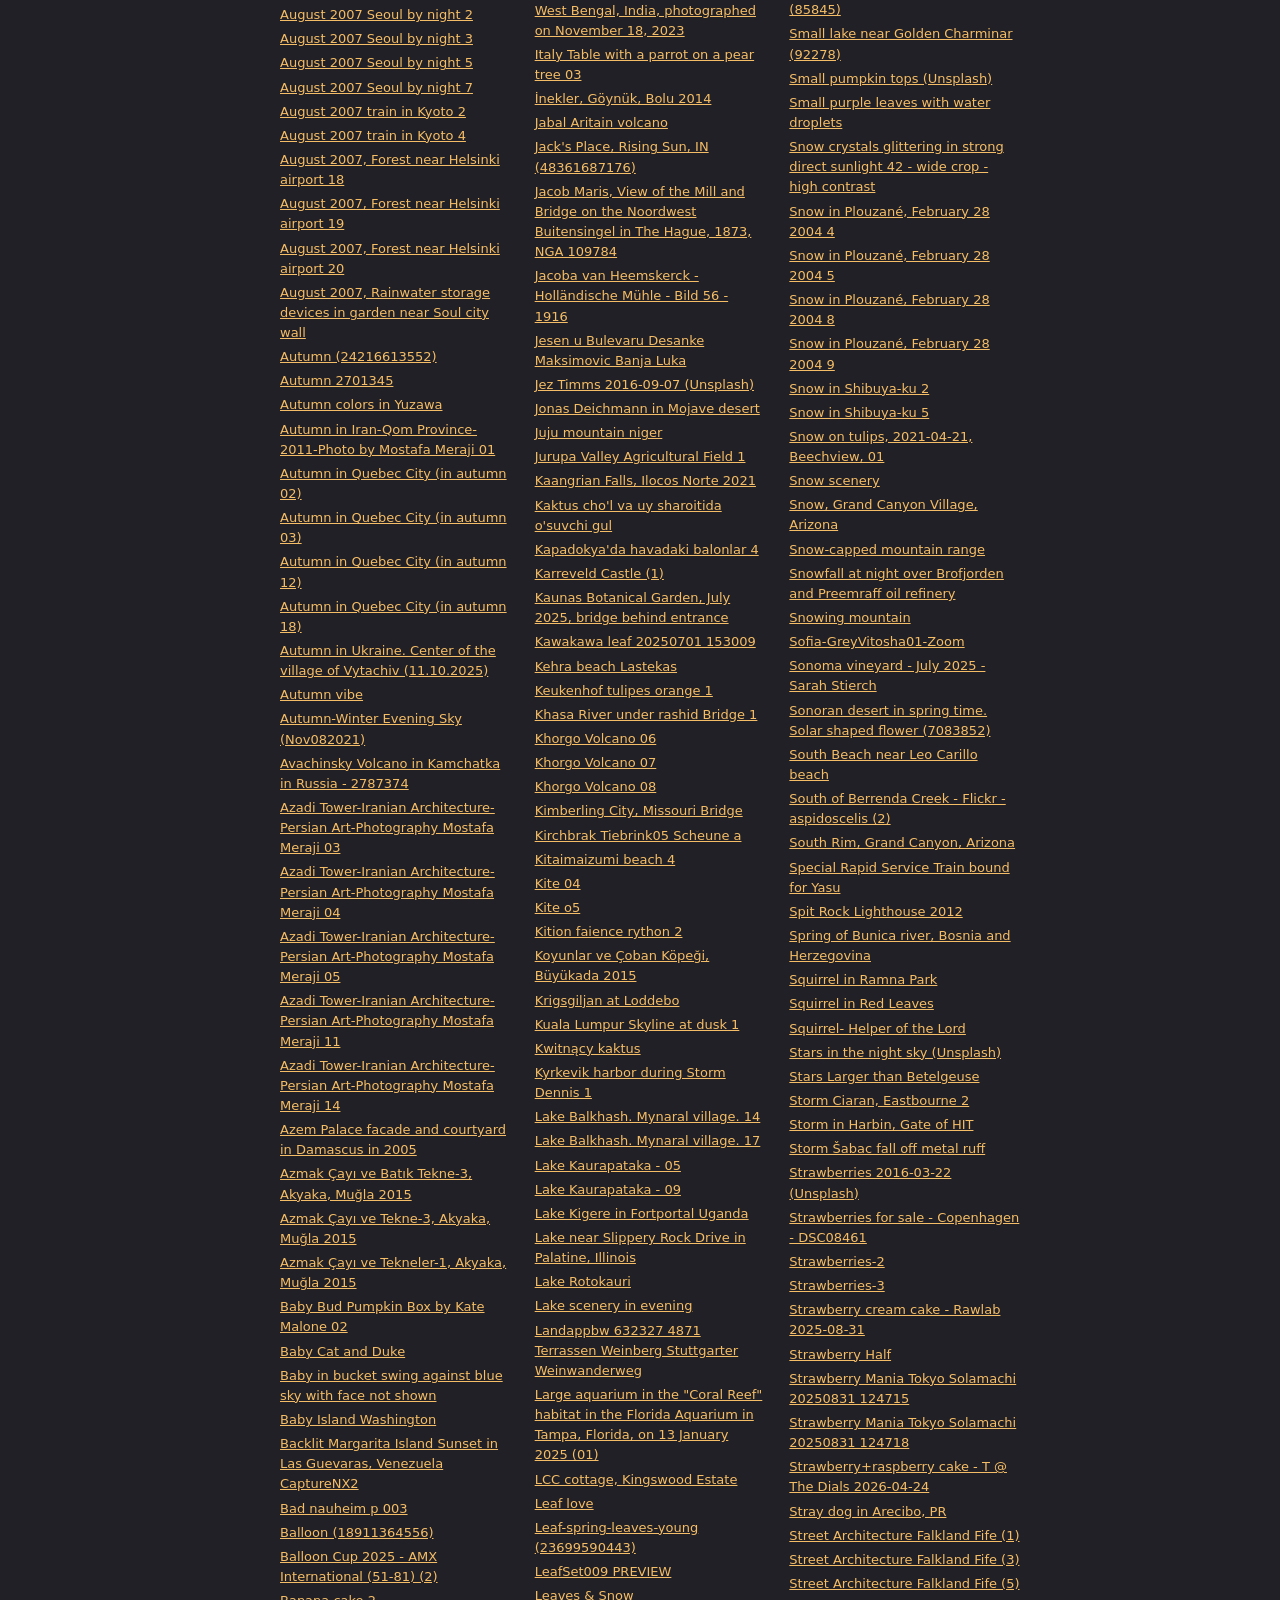
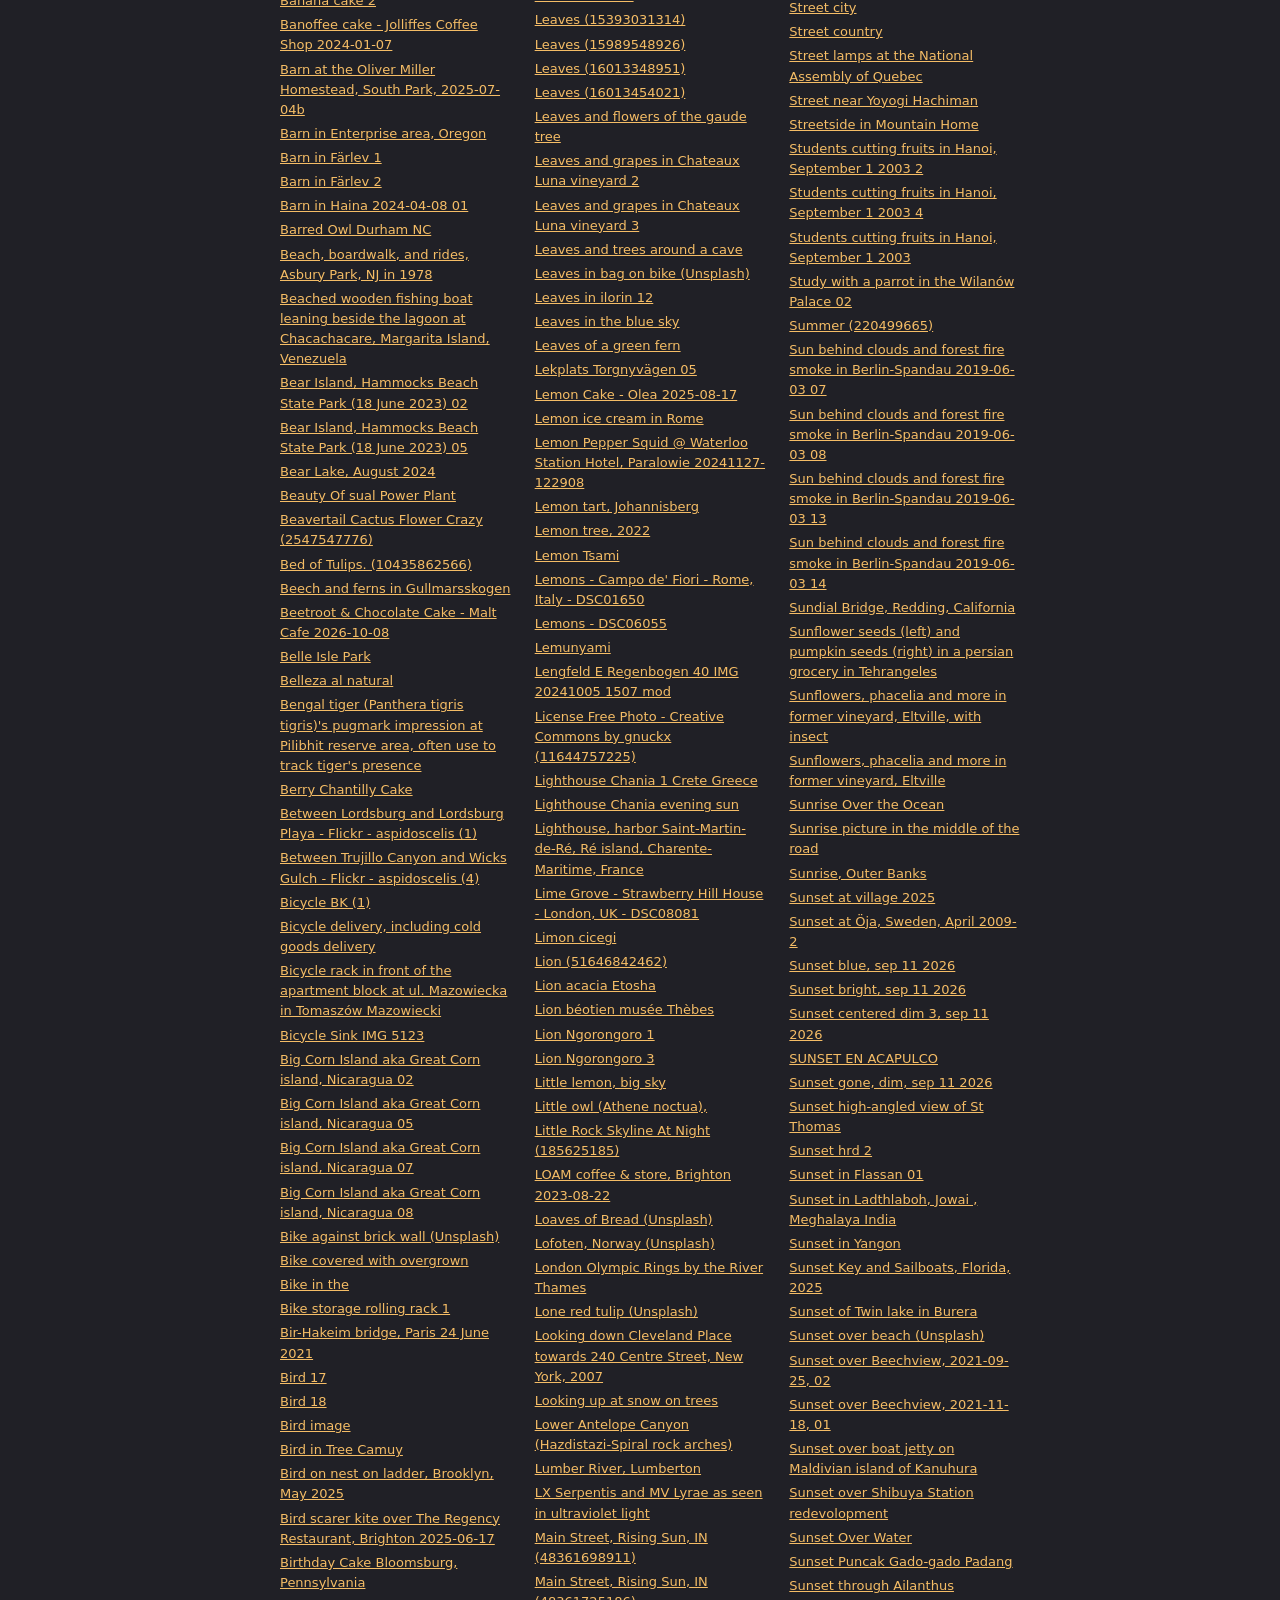
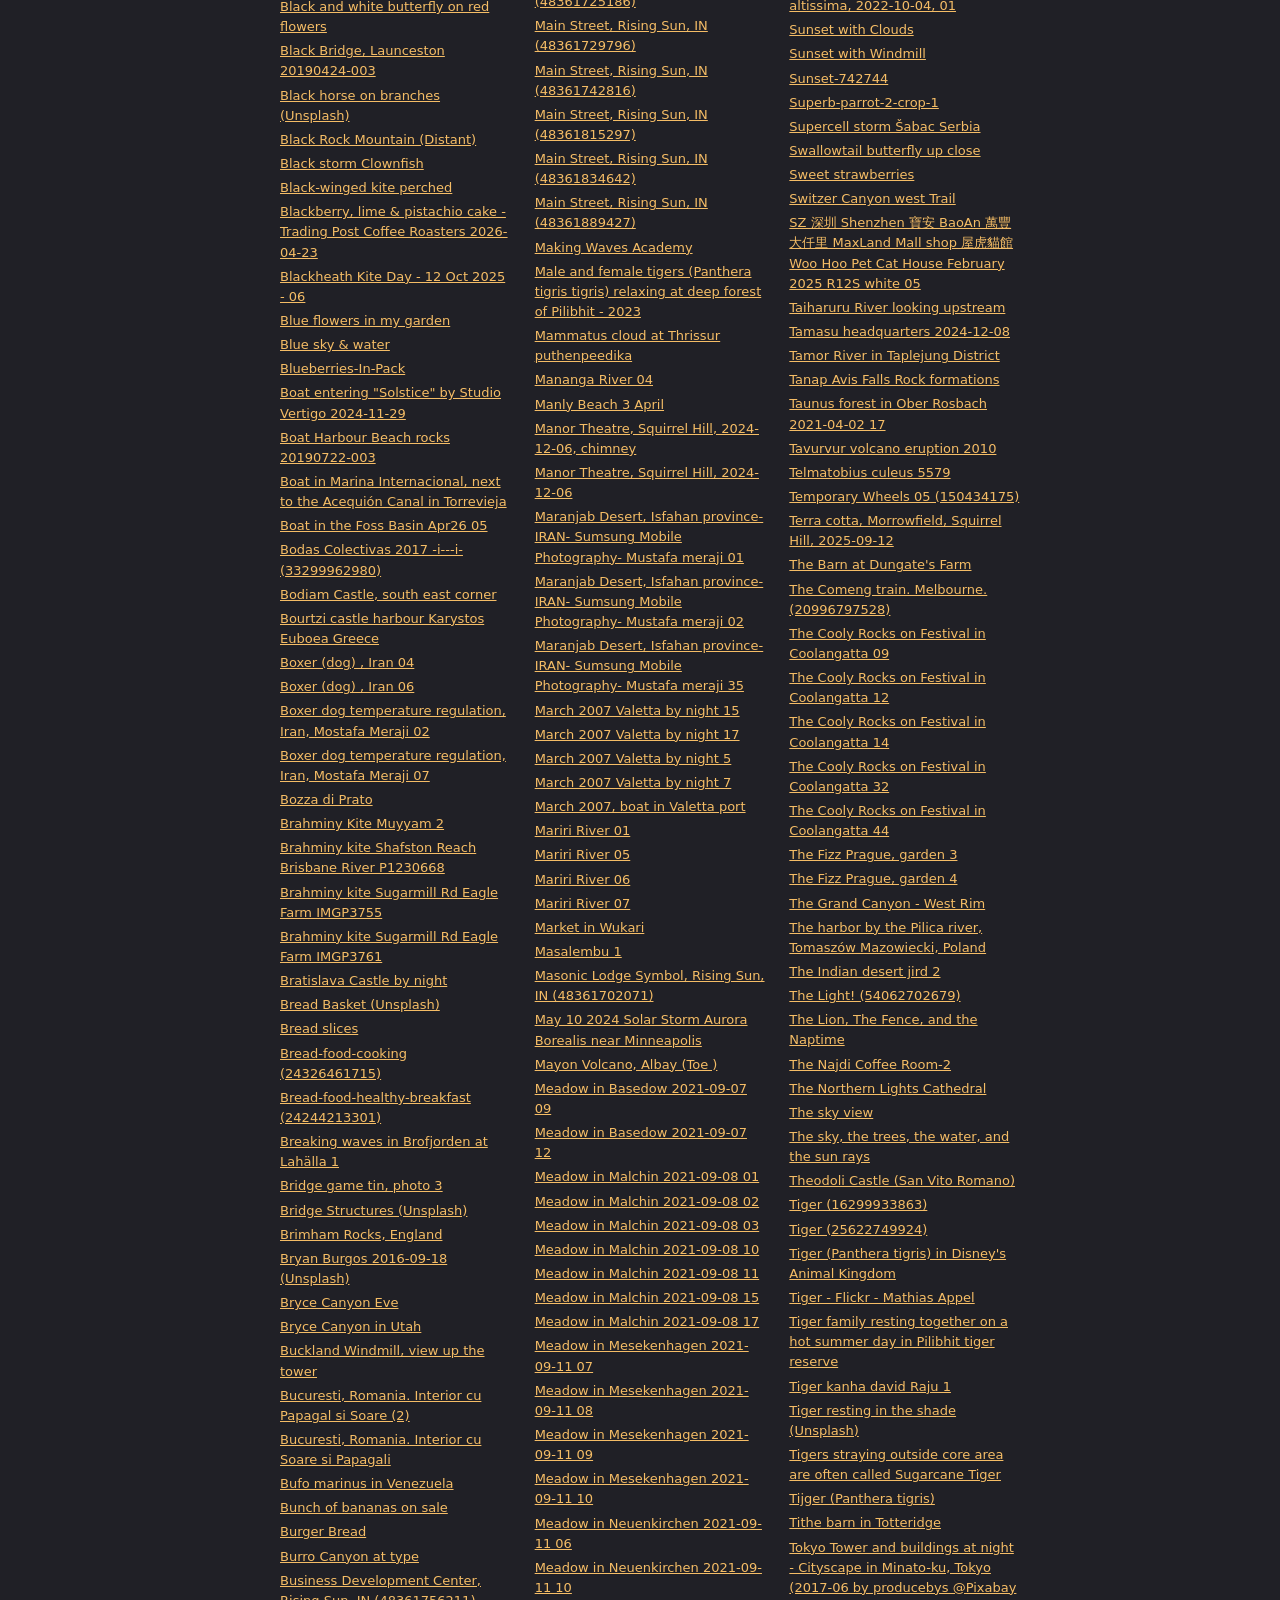
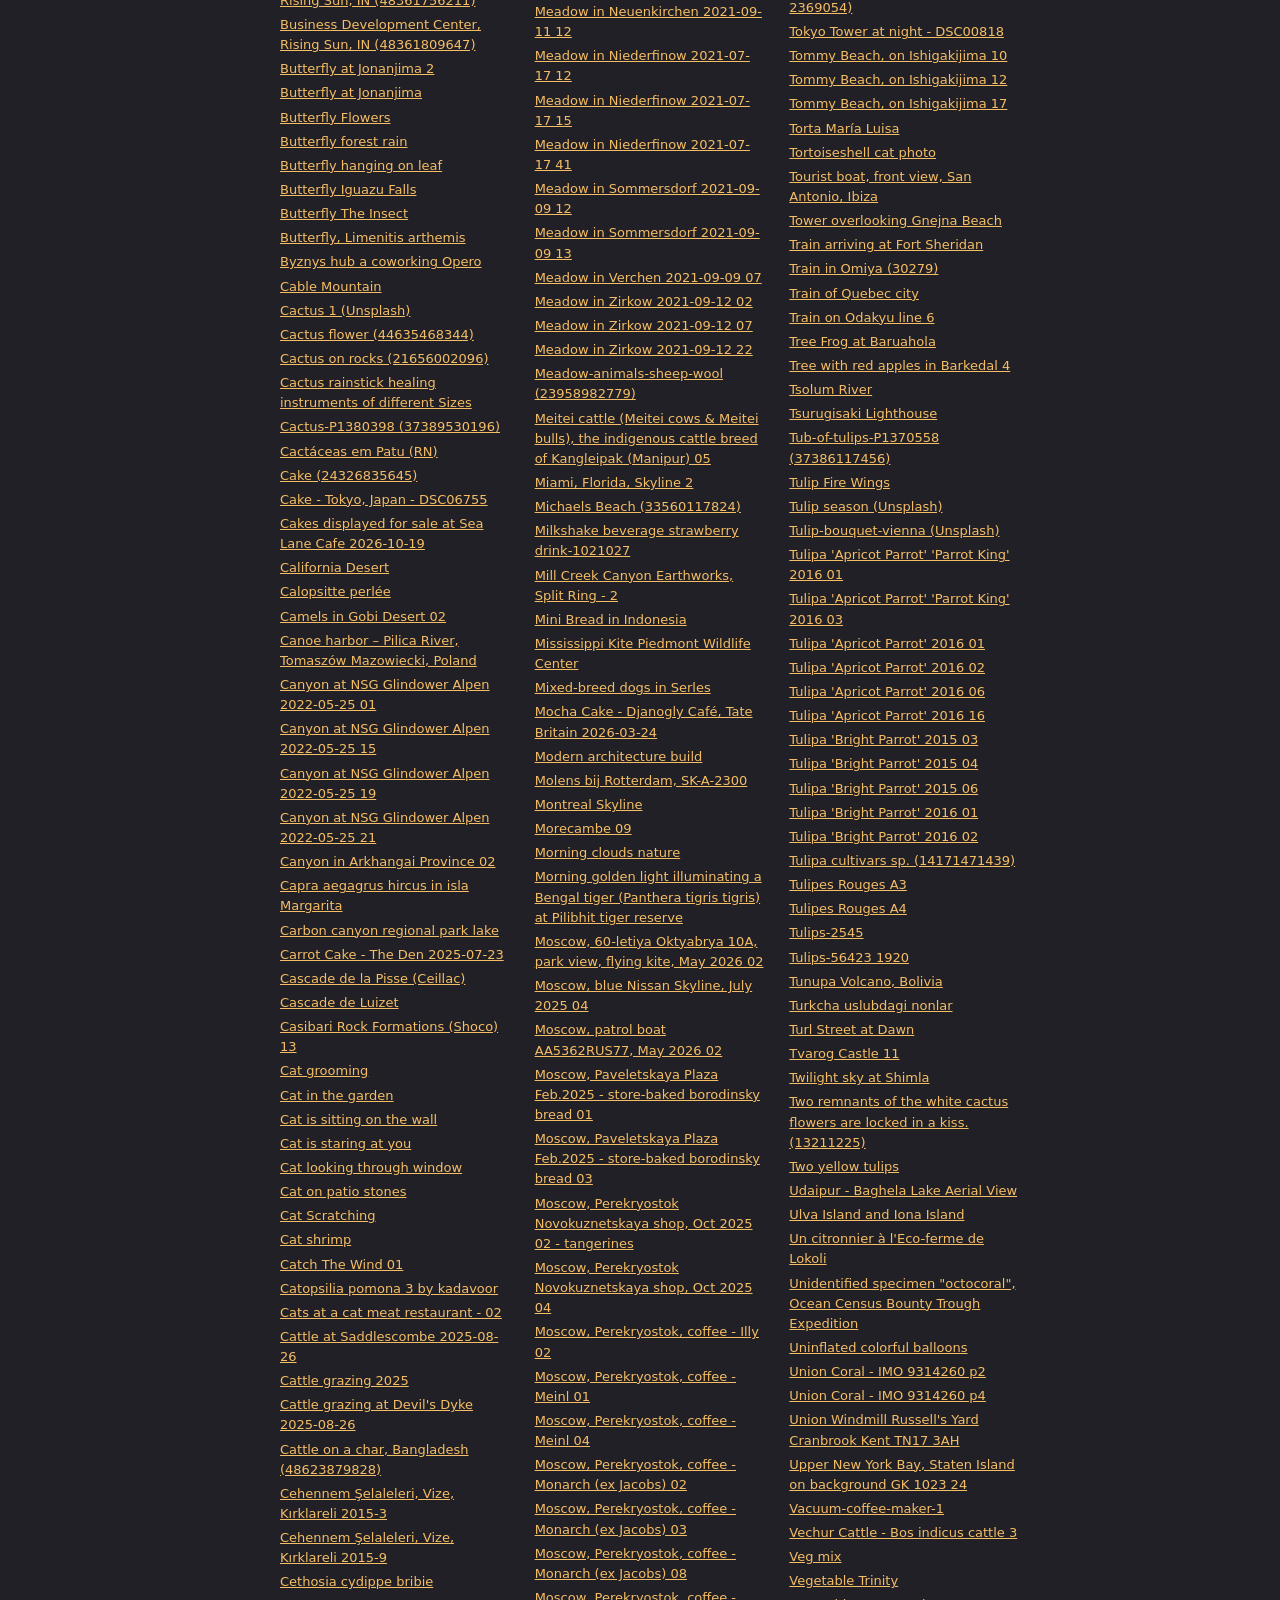
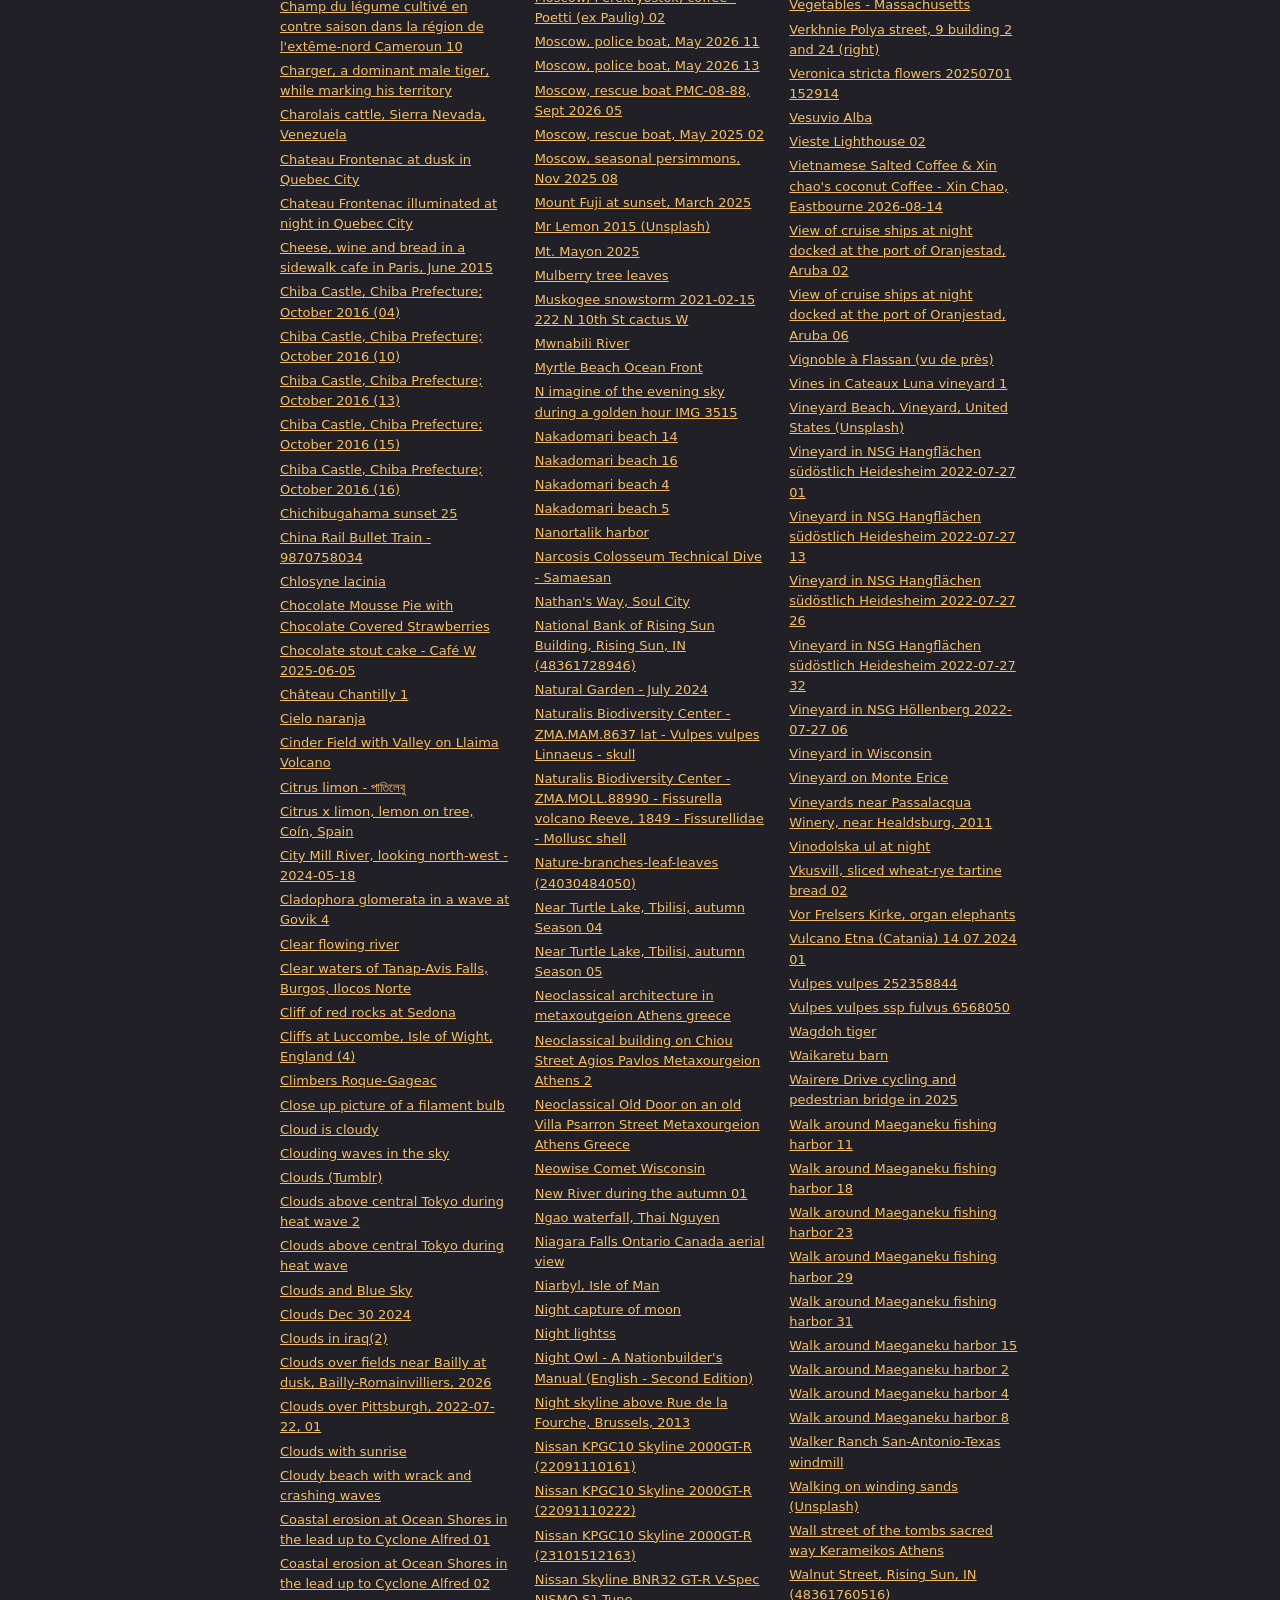
<file: credits.html>
<!doctype html><html lang="en"><head><meta charset="utf-8"><meta name="viewport" content="width=device-width, initial-scale=1"><meta name="theme-color" content="#202026"><title>Photo credits · Thousandfold</title><meta name="description" content="The stock photos in these pictures, all CC0 on Wikimedia Commons."><link rel="icon" href="img/icon-64.png"><link rel="apple-touch-icon" href="apple-touch-icon.png"><link rel="stylesheet" href="style.css?v=9"></head><body><header class="nav"><a class="brand" href="index.html"><img src="img/icon-128.png" alt="" width="40" height="40">Thousandfold</a><nav><a href="privacy.html">Privacy</a><a href="support.html">Support</a></nav></header><main class="wrap page"><h1>Photo credits</h1><p>The app&rsquo;s demo, and every screenshot and film on this site, use stock photos released under <a href="https://creativecommons.org/publicdomain/zero/1.0/">CC0</a> on Wikimedia Commons, by each file page&rsquo;s license field when listed on November 2, 2026. None of them come from anyone&rsquo;s personal library. The balloon is <a href="https://commons.wikimedia.org/wiki/File:Hot_Air_Balloon_Ride_(Unsplash).jpg">Hot Air Balloon Ride</a>.</p><h2>The photos</h2><ul class="credits"><li><a href="https://commons.wikimedia.org/wiki/File:%22sourdough_ham_%26_cheese_toasties%22_and_%22lemon_%26_poppy_seeds_cake%22_by_The_Flying_Saucer.jpg">&quot;sourdough ham &amp; cheese toasties&quot; and &quot;lemon &amp; poppy seeds cake&quot; by The Flying Saucer</a></li><li><a href="https://commons.wikimedia.org/wiki/File:%27s-Hertogenbosch_train_station.jpg">&#x27;s-Hertogenbosch train station</a></li><li><a href="https://commons.wikimedia.org/wiki/File:%27Zonnige_dag%27_een_molen_aan_een_wetering,_SK-A-3082.jpg">&#x27;Zonnige dag&#x27; een molen aan een wetering, SK-A-3082</a></li><li><a href="https://commons.wikimedia.org/wiki/File:0025_Blume_CC0_1.0.jpg">0025 Blume CC0 1.0</a></li><li><a href="https://commons.wikimedia.org/wiki/File:020231203_Snow_in_Bielsko-Bia%C5%82a.jpg">020231203 Snow in Bielsko-Biała</a></li><li><a href="https://commons.wikimedia.org/wiki/File:02024_1710_Vegetables_of_Silesia.jpg">02024 1710 Vegetables of Silesia</a></li><li><a href="https://commons.wikimedia.org/wiki/File:02024_1711_Vegetables_of_Silesia.jpg">02024 1711 Vegetables of Silesia</a></li><li><a href="https://commons.wikimedia.org/wiki/File:081._-_Paris._-_Montmartre_en_1850,_CP809.jpg">081. - Paris. - Montmartre en 1850, CP809</a></li><li><a href="https://commons.wikimedia.org/wiki/File:0959Filipino_chicken_adobo_with_potatoes_in_lemon_grass_08.jpg">0959Filipino chicken adobo with potatoes in lemon grass 08</a></li><li><a href="https://commons.wikimedia.org/wiki/File:1239_Murdoch_Road,_Squirrel_Hill,_2025-01-07.jpg">1239 Murdoch Road, Squirrel Hill, 2025-01-07</a></li><li><a href="https://commons.wikimedia.org/wiki/File:1249_Murdoch_Road,_Squirrel_Hill,_2025-01-07.jpg">1249 Murdoch Road, Squirrel Hill, 2025-01-07</a></li><li><a href="https://commons.wikimedia.org/wiki/File:133Interior_of_Siniloan_Public_Market_02.jpg">133Interior of Siniloan Public Market 02</a></li><li><a href="https://commons.wikimedia.org/wiki/File:133Interior_of_Siniloan_Public_Market_15.jpg">133Interior of Siniloan Public Market 15</a></li><li><a href="https://commons.wikimedia.org/wiki/File:133Interior_of_Siniloan_Public_Market_20.jpg">133Interior of Siniloan Public Market 20</a></li><li><a href="https://commons.wikimedia.org/wiki/File:1359Tanay_Public_Market_03.jpg">1359Tanay Public Market 03</a></li><li><a href="https://commons.wikimedia.org/wiki/File:1359Tanay_Public_Market_04.jpg">1359Tanay Public Market 04</a></li><li><a href="https://commons.wikimedia.org/wiki/File:1359Tanay_Public_Market_09.jpg">1359Tanay Public Market 09</a></li><li><a href="https://commons.wikimedia.org/wiki/File:1359Tanay_Public_Market_12.jpg">1359Tanay Public Market 12</a></li><li><a href="https://commons.wikimedia.org/wiki/File:1359Tanay_Public_Market_13.jpg">1359Tanay Public Market 13</a></li><li><a href="https://commons.wikimedia.org/wiki/File:1359Tanay_Public_Market_15.jpg">1359Tanay Public Market 15</a></li><li><a href="https://commons.wikimedia.org/wiki/File:1359Tanay_Public_Market_29.jpg">1359Tanay Public Market 29</a></li><li><a href="https://commons.wikimedia.org/wiki/File:1359Tanay_Public_Market_33.jpg">1359Tanay Public Market 33</a></li><li><a href="https://commons.wikimedia.org/wiki/File:1359Tanay_Public_Market_38.jpg">1359Tanay Public Market 38</a></li><li><a href="https://commons.wikimedia.org/wiki/File:1386Rainbows_in_Poblacion,_Baliuag,_Bulacan_27.jpg">1386Rainbows in Poblacion, Baliuag, Bulacan 27</a></li><li><a href="https://commons.wikimedia.org/wiki/File:156Siniloan_public_market_04.jpg">156Siniloan public market 04</a></li><li><a href="https://commons.wikimedia.org/wiki/File:156Siniloan_public_market_07.jpg">156Siniloan public market 07</a></li><li><a href="https://commons.wikimedia.org/wiki/File:156Siniloan_public_market_08.jpg">156Siniloan public market 08</a></li><li><a href="https://commons.wikimedia.org/wiki/File:156Siniloan_public_market_09.jpg">156Siniloan public market 09</a></li><li><a href="https://commons.wikimedia.org/wiki/File:16th-century_entrance_room_with_gallery,_east_wall.jpg">16th-century entrance room with gallery, east wall</a></li><li><a href="https://commons.wikimedia.org/wiki/File:1970-1971_Nissan_Skyline_Sedan_2000GT.jpg">1970-1971 Nissan Skyline Sedan 2000GT</a></li><li><a href="https://commons.wikimedia.org/wiki/File:2004_Hino_Rainbow_KL-HR1JNEE_Hiroden_rear.jpg">2004 Hino Rainbow KL-HR1JNEE Hiroden rear</a></li><li><a href="https://commons.wikimedia.org/wiki/File:2005_Hong_Kong_harbor_15.jpg">2005 Hong Kong harbor 15</a></li><li><a href="https://commons.wikimedia.org/wiki/File:2005_October_12,_river_damage_seen_during_hike_south_of_Taipei_14.jpg">2005 October 12, river damage seen during hike south of Taipei 14</a></li><li><a href="https://commons.wikimedia.org/wiki/File:2005_October_12,_river_damage_seen_during_hike_south_of_Taipei_2.jpg">2005 October 12, river damage seen during hike south of Taipei 2</a></li><li><a href="https://commons.wikimedia.org/wiki/File:2005_October_12,_river_damage_seen_during_hike_south_of_Taipei_6.jpg">2005 October 12, river damage seen during hike south of Taipei 6</a></li><li><a href="https://commons.wikimedia.org/wiki/File:2005_October_12,_river_damage_seen_during_hike_south_of_Taipei_7.jpg">2005 October 12, river damage seen during hike south of Taipei 7</a></li><li><a href="https://commons.wikimedia.org/wiki/File:2006_July_24,_Harbor_near_Athens_15.jpg">2006 July 24, Harbor near Athens 15</a></li><li><a href="https://commons.wikimedia.org/wiki/File:2006_July_24,_Harbor_near_Athens_17.jpg">2006 July 24, Harbor near Athens 17</a></li><li><a href="https://commons.wikimedia.org/wiki/File:2006_July_24,_Harbor_near_Athens_2.jpg">2006 July 24, Harbor near Athens 2</a></li><li><a href="https://commons.wikimedia.org/wiki/File:2006_July_24,_Harbor_near_Athens_5.jpg">2006 July 24, Harbor near Athens 5</a></li><li><a href="https://commons.wikimedia.org/wiki/File:2006_July_24,_Harbor_near_Athens_7.jpg">2006 July 24, Harbor near Athens 7</a></li><li><a href="https://commons.wikimedia.org/wiki/File:2009-365-19-_Sky_Patterns_(3238690784).jpg">2009-365-19- Sky Patterns (3238690784)</a></li><li><a href="https://commons.wikimedia.org/wiki/File:2014-365-237_Four_of_a_Kind_(14853193037).jpg">2014-365-237 Four of a Kind (14853193037)</a></li><li><a href="https://commons.wikimedia.org/wiki/File:2017-365-29_Cactus_Emergence_(32563566986).jpg">2017-365-29 Cactus Emergence (32563566986)</a></li><li><a href="https://commons.wikimedia.org/wiki/File:20171122Drachen_Hockenheim05.jpg">20171122Drachen Hockenheim05</a></li><li><a href="https://commons.wikimedia.org/wiki/File:20171122Drachen_Hockenheim09.jpg">20171122Drachen Hockenheim09</a></li><li><a href="https://commons.wikimedia.org/wiki/File:20171122Drachen_Hockenheim10.jpg">20171122Drachen Hockenheim10</a></li><li><a href="https://commons.wikimedia.org/wiki/File:2018_Mt._Matutum_Volcano,_Mindanao.jpg">2018 Mt. Matutum Volcano, Mindanao</a></li><li><a href="https://commons.wikimedia.org/wiki/File:20190415_Yehliu_Harbor-1.jpg">20190415 Yehliu Harbor-1</a></li><li><a href="https://commons.wikimedia.org/wiki/File:20190417_Taroko_Gorge-17.jpg">20190417 Taroko Gorge-17</a></li><li><a href="https://commons.wikimedia.org/wiki/File:20190417_Taroko_Gorge-27.jpg">20190417 Taroko Gorge-27</a></li><li><a href="https://commons.wikimedia.org/wiki/File:20190812Bullay4.jpg">20190812Bullay4</a></li><li><a href="https://commons.wikimedia.org/wiki/File:2021_Bukowieckie_Lake_(Skoki).jpg">2021 Bukowieckie Lake (Skoki)</a></li><li><a href="https://commons.wikimedia.org/wiki/File:2021-10-23-idra-presse-brompton-bicycle-giga-press.jpg">2021-10-23-idra-presse-brompton-bicycle-giga-press</a></li><li><a href="https://commons.wikimedia.org/wiki/File:2022_Cieszyn_castle.jpg">2022 Cieszyn castle</a></li><li><a href="https://commons.wikimedia.org/wiki/File:20220221_Snow_field.jpg">20220221 Snow field</a></li><li><a href="https://commons.wikimedia.org/wiki/File:2024_L%C3%A1ny_castle_interior_1.jpg">2024 Lány castle interior 1</a></li><li><a href="https://commons.wikimedia.org/wiki/File:2024_Sonoma-Marin_Fair_-_Sarah_Stierch_26.jpg">2024 Sonoma-Marin Fair - Sarah Stierch 26</a></li><li><a href="https://commons.wikimedia.org/wiki/File:2024-09-18_near-equinoctial_sunrise_in_Chicago,_Illinois_viewed_along_Jackson_Boulevard_03.jpg">2024-09-18 near-equinoctial sunrise in Chicago, Illinois viewed along Jackson Boulevard 03</a></li><li><a href="https://commons.wikimedia.org/wiki/File:2024-09-18_near-equinoctial_sunrise_in_Chicago,_Illinois_viewed_along_Jackson_Boulevard_06.jpg">2024-09-18 near-equinoctial sunrise in Chicago, Illinois viewed along Jackson Boulevard 06</a></li><li><a href="https://commons.wikimedia.org/wiki/File:2024-09-18_near-equinoctial_sunrise_in_Chicago,_Illinois_viewed_along_Jackson_Boulevard_11.jpg">2024-09-18 near-equinoctial sunrise in Chicago, Illinois viewed along Jackson Boulevard 11</a></li><li><a href="https://commons.wikimedia.org/wiki/File:20240624_Toy_balloon_Katowice.jpg">20240624 Toy balloon Katowice</a></li><li><a href="https://commons.wikimedia.org/wiki/File:2025_Fresach_waterfall.jpg">2025 Fresach waterfall</a></li><li><a href="https://commons.wikimedia.org/wiki/File:2025_Lower_Barrakka_Gardens.jpg">2025 Lower Barrakka Gardens</a></li><li><a href="https://commons.wikimedia.org/wiki/File:2025_San_Anton_Gardens_(1).jpg">2025 San Anton Gardens (1)</a></li><li><a href="https://commons.wikimedia.org/wiki/File:2025_San_Anton_Gardens_(2).jpg">2025 San Anton Gardens (2)</a></li><li><a href="https://commons.wikimedia.org/wiki/File:20250816_Acer_platanoides_fruit_August.jpg">20250816 Acer platanoides fruit August</a></li><li><a href="https://commons.wikimedia.org/wiki/File:20260506_Tulip_closeup.jpg">20260506 Tulip closeup</a></li><li><a href="https://commons.wikimedia.org/wiki/File:20260509_162135_Kite_flying_in_park.jpg">20260509 162135 Kite flying in park</a></li><li><a href="https://commons.wikimedia.org/wiki/File:20260509_162138_Kite_flying_in_park.jpg">20260509 162138 Kite flying in park</a></li><li><a href="https://commons.wikimedia.org/wiki/File:20260509_162146_Kite_flying_in_park.jpg">20260509 162146 Kite flying in park</a></li><li><a href="https://commons.wikimedia.org/wiki/File:202Camels_inside_Thar_Desert,_Jaisalmer00208_181517.jpg">202Camels inside Thar Desert, Jaisalmer00208 181517</a></li><li><a href="https://commons.wikimedia.org/wiki/File:22_London_Street_Norwich_NR2_1LF_(Castle_Street_elevation).jpg">22 London Street Norwich NR2 1LF (Castle Street elevation)</a></li><li><a href="https://commons.wikimedia.org/wiki/File:2379Clouds_and_blue_sky_in_Hagonoy_and_Paombong_river_25.jpg">2379Clouds and blue sky in Hagonoy and Paombong river 25</a></li><li><a href="https://commons.wikimedia.org/wiki/File:24_Hours_of_Lemons_-_Thompson_Speedway,_August_2018_-_DSC05395.jpg">24 Hours of Lemons - Thompson Speedway, August 2018 - DSC05395</a></li><li><a href="https://commons.wikimedia.org/wiki/File:24_Hours_of_Lemons_-_Thompson_Speedway,_August_2018_-_DSC05493.jpg">24 Hours of Lemons - Thompson Speedway, August 2018 - DSC05493</a></li><li><a href="https://commons.wikimedia.org/wiki/File:24_Hours_of_Lemons_-_Thompson_Speedway,_August_2018_-_DSC05495.jpg">24 Hours of Lemons - Thompson Speedway, August 2018 - DSC05495</a></li><li><a href="https://commons.wikimedia.org/wiki/File:250821_Inubosaki_Lighthouse_07.jpg">250821 Inubosaki Lighthouse 07</a></li><li><a href="https://commons.wikimedia.org/wiki/File:250821_Inubosaki_Lighthouse_14.jpg">250821 Inubosaki Lighthouse 14</a></li><li><a href="https://commons.wikimedia.org/wiki/File:250821_Inubosaki_Lighthouse_15.jpg">250821 Inubosaki Lighthouse 15</a></li><li><a href="https://commons.wikimedia.org/wiki/File:250821_Inubosaki_Lighthouse_25.jpg">250821 Inubosaki Lighthouse 25</a></li><li><a href="https://commons.wikimedia.org/wiki/File:250821_Inubosaki_Lighthouse_33.jpg">250821 Inubosaki Lighthouse 33</a></li><li><a href="https://commons.wikimedia.org/wiki/File:27-san-diego-lemon-grove.jpg">27-san-diego-lemon-grove</a></li><li><a href="https://commons.wikimedia.org/wiki/File:2830Manual_harvesting_of_vegetables_in_the_Philippines_14.jpg">2830Manual harvesting of vegetables in the Philippines 14</a></li><li><a href="https://commons.wikimedia.org/wiki/File:2830Manual_harvesting_of_vegetables_in_the_Philippines_58.jpg">2830Manual harvesting of vegetables in the Philippines 58</a></li><li><a href="https://commons.wikimedia.org/wiki/File:2830Manual_harvesting_of_vegetables_in_the_Philippines_59.jpg">2830Manual harvesting of vegetables in the Philippines 59</a></li><li><a href="https://commons.wikimedia.org/wiki/File:2959Close-up_photographs_of_wild_flowers_in_the_Philippines_17.jpg">2959Close-up photographs of wild flowers in the Philippines 17</a></li><li><a href="https://commons.wikimedia.org/wiki/File:4300Hector_Mendoza_Bridge_47.jpg">4300Hector Mendoza Bridge 47</a></li><li><a href="https://commons.wikimedia.org/wiki/File:4418Calvo_Bridge_Agno_River_Bayambang_Bautista_Border_31.jpg">4418Calvo Bridge Agno River Bayambang Bautista Border 31</a></li><li><a href="https://commons.wikimedia.org/wiki/File:5211Dingalan,_Aurora_Barangays_19.jpg">5211Dingalan, Aurora Barangays 19</a></li><li><a href="https://commons.wikimedia.org/wiki/File:5211Dingalan,_Aurora_Barangays_24.jpg">5211Dingalan, Aurora Barangays 24</a></li><li><a href="https://commons.wikimedia.org/wiki/File:5262Dingalan,_Aurora_Barangays_19.jpg">5262Dingalan, Aurora Barangays 19</a></li><li><a href="https://commons.wikimedia.org/wiki/File:5262Dingalan,_Aurora_Barangays_42.jpg">5262Dingalan, Aurora Barangays 42</a></li><li><a href="https://commons.wikimedia.org/wiki/File:5312Dingalan,_Aurora_Barangays_13.jpg">5312Dingalan, Aurora Barangays 13</a></li><li><a href="https://commons.wikimedia.org/wiki/File:5312Dingalan,_Aurora_Barangays_32.jpg">5312Dingalan, Aurora Barangays 32</a></li><li><a href="https://commons.wikimedia.org/wiki/File:5312Dingalan,_Aurora_Barangays_37.jpg">5312Dingalan, Aurora Barangays 37</a></li><li><a href="https://commons.wikimedia.org/wiki/File:5312Dingalan,_Aurora_Barangays_41.jpg">5312Dingalan, Aurora Barangays 41</a></li><li><a href="https://commons.wikimedia.org/wiki/File:5312Dingalan,_Aurora_Barangays_48.jpg">5312Dingalan, Aurora Barangays 48</a></li><li><a href="https://commons.wikimedia.org/wiki/File:5362Dingalan,_Aurora_Barangays_04.jpg">5362Dingalan, Aurora Barangays 04</a></li><li><a href="https://commons.wikimedia.org/wiki/File:5362Dingalan,_Aurora_Barangays_13.jpg">5362Dingalan, Aurora Barangays 13</a></li><li><a href="https://commons.wikimedia.org/wiki/File:5362Dingalan,_Aurora_Barangays_25.jpg">5362Dingalan, Aurora Barangays 25</a></li><li><a href="https://commons.wikimedia.org/wiki/File:5445_Beacon_Street,_Squirrel_Hill,_2025-04-03-1.jpg">5445 Beacon Street, Squirrel Hill, 2025-04-03-1</a></li><li><a href="https://commons.wikimedia.org/wiki/File:5445_Beacon_Street,_Squirrel_Hill,_2025-04-03.jpg">5445 Beacon Street, Squirrel Hill, 2025-04-03</a></li><li><a href="https://commons.wikimedia.org/wiki/File:5509_Kamin_Street,_Squirrel_Hill,_2025-04-03.jpg">5509 Kamin Street, Squirrel Hill, 2025-04-03</a></li><li><a href="https://commons.wikimedia.org/wiki/File:7604Effects_of_Tropical_Storm_Linfa_Tropical_Depression_18W_50.jpg">7604Effects of Tropical Storm Linfa Tropical Depression 18W 50</a></li><li><a href="https://commons.wikimedia.org/wiki/File:88.charlieparker.jpg">88.charlieparker</a></li><li><a href="https://commons.wikimedia.org/wiki/File:9506Carmona_Public_Market_04.jpg">9506Carmona Public Market 04</a></li><li><a href="https://commons.wikimedia.org/wiki/File:9506Carmona_Public_Market_07.jpg">9506Carmona Public Market 07</a></li><li><a href="https://commons.wikimedia.org/wiki/File:9823Baraka_Coral_Norzagaray,_Bulacan_Roads_Landmarks_04.jpg">9823Baraka Coral Norzagaray, Bulacan Roads Landmarks 04</a></li><li><a href="https://commons.wikimedia.org/wiki/File:9823Baraka_Coral_Norzagaray,_Bulacan_Roads_Landmarks_06.jpg">9823Baraka Coral Norzagaray, Bulacan Roads Landmarks 06</a></li><li><a href="https://commons.wikimedia.org/wiki/File:9823Baraka_Coral_Norzagaray,_Bulacan_Roads_Landmarks_17.jpg">9823Baraka Coral Norzagaray, Bulacan Roads Landmarks 17</a></li><li><a href="https://commons.wikimedia.org/wiki/File:9823Baraka_Coral_Norzagaray,_Bulacan_Roads_Landmarks_20.jpg">9823Baraka Coral Norzagaray, Bulacan Roads Landmarks 20</a></li><li><a href="https://commons.wikimedia.org/wiki/File:9840Mabitac_Siniloan_Road_19.jpg">9840Mabitac Siniloan Road 19</a></li><li><a href="https://commons.wikimedia.org/wiki/File:9853Tanay_Public_Market_04.jpg">9853Tanay Public Market 04</a></li><li><a href="https://commons.wikimedia.org/wiki/File:9853Tanay_Public_Market_07.jpg">9853Tanay Public Market 07</a></li><li><a href="https://commons.wikimedia.org/wiki/File:9853Tanay_Public_Market_11.jpg">9853Tanay Public Market 11</a></li><li><a href="https://commons.wikimedia.org/wiki/File:9853Tanay_Public_Market_13.jpg">9853Tanay Public Market 13</a></li><li><a href="https://commons.wikimedia.org/wiki/File:9853Tanay_Public_Market_23.jpg">9853Tanay Public Market 23</a></li><li><a href="https://commons.wikimedia.org/wiki/File:9853Tanay_Public_Market_26.jpg">9853Tanay Public Market 26</a></li><li><a href="https://commons.wikimedia.org/wiki/File:A_Beautiful_Rainbow.jpg">A Beautiful Rainbow</a></li><li><a href="https://commons.wikimedia.org/wiki/File:A_Beautiful_River.jpg">A Beautiful River</a></li><li><a href="https://commons.wikimedia.org/wiki/File:A_Bengal_tigress_(Panthera_tigris_tigris)_in_her_natural_habitat,_at_Pilibhit_tiger_reserve.jpg">A Bengal tigress (Panthera tigris tigris) in her natural habitat, at Pilibhit tiger reserve</a></li><li><a href="https://commons.wikimedia.org/wiki/File:A_Bengal_tigress_(Panthera_tigris_tigris),_with_all_her_raw_beauty,_at_Pilibhit_tiger_reserve.jpg">A Bengal tigress (Panthera tigris tigris), with all her raw beauty, at Pilibhit tiger reserve</a></li><li><a href="https://commons.wikimedia.org/wiki/File:A_bird_in_a_cage.jpg">A bird in a cage</a></li><li><a href="https://commons.wikimedia.org/wiki/File:A_boat_on_the_shore_in_Ganghwa_Island.jpg">A boat on the shore in Ganghwa Island</a></li><li><a href="https://commons.wikimedia.org/wiki/File:A_butterfly_in_the_grass.jpg">A butterfly in the grass</a></li><li><a href="https://commons.wikimedia.org/wiki/File:A_butterfly_on_a_purple_flower.jpg">A butterfly on a purple flower</a></li><li><a href="https://commons.wikimedia.org/wiki/File:A_coast_line_of_Marie_Lake,_Alberta.jpg">A coast line of Marie Lake, Alberta</a></li><li><a href="https://commons.wikimedia.org/wiki/File:A_cow_grazing.jpg">A cow grazing</a></li><li><a href="https://commons.wikimedia.org/wiki/File:A_day_of_fishing_aground.jpg">A day of fishing aground</a></li><li><a href="https://commons.wikimedia.org/wiki/File:A_dominant_tiger_(Panthera_tigris_tigris)_on_territory_marking_stroll_in_Pilibhit_tiger_reserve.jpg">A dominant tiger (Panthera tigris tigris) on territory marking stroll in Pilibhit tiger reserve</a></li><li><a href="https://commons.wikimedia.org/wiki/File:A_Field_in_Ganghwa_Island.jpg">A Field in Ganghwa Island</a></li><li><a href="https://commons.wikimedia.org/wiki/File:A_front_view_of_river_Kaduna_near_Atakmawai_10.jpg">A front view of river Kaduna near Atakmawai 10</a></li><li><a href="https://commons.wikimedia.org/wiki/File:A_Lake_Deep_in_the_Wichita_Mountains.jpg">A Lake Deep in the Wichita Mountains</a></li><li><a href="https://commons.wikimedia.org/wiki/File:A_lot_of_coffee_beans.jpg">A lot of coffee beans</a></li><li><a href="https://commons.wikimedia.org/wiki/File:A_lovely_dog_sitting_on_floor.jpg">A lovely dog sitting on floor</a></li><li><a href="https://commons.wikimedia.org/wiki/File:A_mother_cat_of_Meitei_domestic_cat_breed_(Meitei_house_cat_variety)_suckling_her_only_little_newborn_baby_kitten_01.jpg">A mother cat of Meitei domestic cat breed (Meitei house cat variety) suckling her only little newborn baby kitten 01</a></li><li><a href="https://commons.wikimedia.org/wiki/File:A_mother_cat_of_Meitei_domestic_cat_breed_(Meitei_house_cat_variety)_suckling_her_only_little_newborn_baby_kitten_03.jpg">A mother cat of Meitei domestic cat breed (Meitei house cat variety) suckling her only little newborn baby kitten 03</a></li><li><a href="https://commons.wikimedia.org/wiki/File:A_mother_cat_of_Meitei_domestic_cat_breed_(Meitei_house_cat_variety)_suckling_her_only_little_newborn_baby_kitten_04.jpg">A mother cat of Meitei domestic cat breed (Meitei house cat variety) suckling her only little newborn baby kitten 04</a></li><li><a href="https://commons.wikimedia.org/wiki/File:A_mother_cat_of_Meitei_domestic_cat_breed_(Meitei_house_cat_variety)_suckling_her_only_little_newborn_baby_kitten_05.jpg">A mother cat of Meitei domestic cat breed (Meitei house cat variety) suckling her only little newborn baby kitten 05</a></li><li><a href="https://commons.wikimedia.org/wiki/File:A_mother_cat_of_Meitei_domestic_cat_breed_(Meitei_house_cat_variety)_suckling_her_only_little_newborn_baby_kitten_07.jpg">A mother cat of Meitei domestic cat breed (Meitei house cat variety) suckling her only little newborn baby kitten 07</a></li><li><a href="https://commons.wikimedia.org/wiki/File:A_mother_of_the_Meitei_domestic_cat_breed_(Meitei_house_cat_variety)_and_her_kitten_in_Imphal_04.jpg">A mother of the Meitei domestic cat breed (Meitei house cat variety) and her kitten in Imphal 04</a></li><li><a href="https://commons.wikimedia.org/wiki/File:A_mountain_trail.jpg">A mountain trail</a></li><li><a href="https://commons.wikimedia.org/wiki/File:A_Peruvian_Hairless_Dog_in_Germany_2.jpg">A Peruvian Hairless Dog in Germany 2</a></li><li><a href="https://commons.wikimedia.org/wiki/File:A_pet_cat_curiously_looking_at_the_camera_man.jpg">A pet cat curiously looking at the camera man</a></li><li><a href="https://commons.wikimedia.org/wiki/File:A_photograph_of_a_cat_lying_down_0002.jpg">A photograph of a cat lying down 0002</a></li><li><a href="https://commons.wikimedia.org/wiki/File:A_pure_and_female_Boxer_dog_in_Iran_01.jpg">A pure and female Boxer dog in Iran 01</a></li><li><a href="https://commons.wikimedia.org/wiki/File:A_pure_and_female_Boxer_dog_in_Iran_05.jpg">A pure and female Boxer dog in Iran 05</a></li><li><a href="https://commons.wikimedia.org/wiki/File:A_pure_and_female_Boxer_dog_in_Iran_06.jpg">A pure and female Boxer dog in Iran 06</a></li><li><a href="https://commons.wikimedia.org/wiki/File:A_pure_and_female_Boxer_dog_in_Iran_07.jpg">A pure and female Boxer dog in Iran 07</a></li><li><a href="https://commons.wikimedia.org/wiki/File:A_pure_and_female_Boxer_dog_in_Iran_09.jpg">A pure and female Boxer dog in Iran 09</a></li><li><a href="https://commons.wikimedia.org/wiki/File:A_pure_and_female_Boxer_dog_in_Iran_10.jpg">A pure and female Boxer dog in Iran 10</a></li><li><a href="https://commons.wikimedia.org/wiki/File:A_pure_and_female_Boxer_dog_in_Iran_12.jpg">A pure and female Boxer dog in Iran 12</a></li><li><a href="https://commons.wikimedia.org/wiki/File:A_red_coral_gemstone_within_a_silver_ring,_photographed_in_West_Bengal,_India,_November_21,_2023.jpg">A red coral gemstone within a silver ring, photographed in West Bengal, India, November 21, 2023</a></li><li><a href="https://commons.wikimedia.org/wiki/File:A_side_view_of_river_Kaduna_near_Atakmawai_08.jpg">A side view of river Kaduna near Atakmawai 08</a></li><li><a href="https://commons.wikimedia.org/wiki/File:A_street_in_Ishkashim.jpg">A street in Ishkashim</a></li><li><a href="https://commons.wikimedia.org/wiki/File:A_train_at_East_Croydon.jpg">A train at East Croydon</a></li><li><a href="https://commons.wikimedia.org/wiki/File:A_view_in_the_Wertheimpark_over_the_gravel_path_in_Autumn;_free_photo_Amsterdam,_Fons_Heijnsbroek,_12-10-2021.jpg">A view in the Wertheimpark over the gravel path in Autumn; free photo Amsterdam, Fons Heijnsbroek, 12-10-2021</a></li><li><a href="https://commons.wikimedia.org/wiki/File:A_view_over_the_old_city_Amsterdam_to_the_left,_and_sandy_construction_sites_right;_free_photo_Amsterdam_2005,_Fons_Heijnsbroek.jpg">A view over the old city Amsterdam to the left, and sandy construction sites right; free photo Amsterdam 2005, Fons Heijnsbroek</a></li><li><a href="https://commons.wikimedia.org/wiki/File:A_white_cat_walking_towards_the_photographer.jpg">A white cat walking towards the photographer</a></li><li><a href="https://commons.wikimedia.org/wiki/File:AdminCon_2026_Torte.jpg">AdminCon 2026 Torte</a></li><li><a href="https://commons.wikimedia.org/wiki/File:African_Lion_Safari_Ontario_Canada.jpg">African Lion Safari Ontario Canada</a></li><li><a href="https://commons.wikimedia.org/wiki/File:Agave_Flower.jpg">Agave Flower</a></li><li><a href="https://commons.wikimedia.org/wiki/File:Agira_served_with_sliced_leafy_vegetables.jpg">Agira served with sliced leafy vegetables</a></li><li><a href="https://commons.wikimedia.org/wiki/File:Agricultural_field_(Strada_Cadiane)_in_2026.01.jpg">Agricultural field (Strada Cadiane) in 2026.01</a></li><li><a href="https://commons.wikimedia.org/wiki/File:Ailanthus_altissima_at_sunset,_Pittsburgh,_2022-09-12,_01.jpg">Ailanthus altissima at sunset, Pittsburgh, 2022-09-12, 01</a></li><li><a href="https://commons.wikimedia.org/wiki/File:Ailanthus_altissima_at_sunset,_Pittsburgh,_2022-09-12,_02.jpg">Ailanthus altissima at sunset, Pittsburgh, 2022-09-12, 02</a></li><li><a href="https://commons.wikimedia.org/wiki/File:Akron_Skyline_at_Sunset.jpg">Akron Skyline at Sunset</a></li><li><a href="https://commons.wikimedia.org/wiki/File:Alderson_Street_entrance,_Morrowfield,_Squirrel_Hill,_2025-09-12.jpg">Alderson Street entrance, Morrowfield, Squirrel Hill, 2025-09-12</a></li><li><a href="https://commons.wikimedia.org/wiki/File:Alligator_Reef_Lighthouse_20230712.jpg">Alligator Reef Lighthouse 20230712</a></li><li><a href="https://commons.wikimedia.org/wiki/File:Altocumulus_clouds_in_evening_Chhindwara.jpg">Altocumulus clouds in evening Chhindwara</a></li><li><a href="https://commons.wikimedia.org/wiki/File:An_unripe_lemon_on_black_table.jpg">An unripe lemon on black table</a></li><li><a href="https://commons.wikimedia.org/wiki/File:Anadolufeneri,_5-12-2023.jpg">Anadolufeneri, 5-12-2023</a></li><li><a href="https://commons.wikimedia.org/wiki/File:Ananas_02.JPG">Ananas 02</a></li><li><a href="https://commons.wikimedia.org/wiki/File:Ananas_bozor_rastasida.jpg">Ananas bozor rastasida</a></li><li><a href="https://commons.wikimedia.org/wiki/File:Andersons_Bay_inlet_Marne_Street,_17_May_2026.jpg">Andersons Bay inlet Marne Street, 17 May 2026</a></li><li><a href="https://commons.wikimedia.org/wiki/File:Andicuri_Beach_na_costa_noordoost_di_Aruba_(Andicuri_Beach)_17.jpg">Andicuri Beach na costa noordoost di Aruba (Andicuri Beach) 17</a></li><li><a href="https://commons.wikimedia.org/wiki/File:Anemones._Monterey_California._(8749128693).jpg">Anemones. Monterey California. (8749128693)</a></li><li><a href="https://commons.wikimedia.org/wiki/File:Angus_Barn_left_side_view.jpg">Angus Barn left side view</a></li><li><a href="https://commons.wikimedia.org/wiki/File:Animals_of_Georgia_05.jpg">Animals of Georgia 05</a></li><li><a href="https://commons.wikimedia.org/wiki/File:Antillanca_Lago_Llanquihue.jpg">Antillanca Lago Llanquihue</a></li><li><a href="https://commons.wikimedia.org/wiki/File:Apple_Bread_made_with_a_Rice_Cooker.jpg">Apple Bread made with a Rice Cooker</a></li><li><a href="https://commons.wikimedia.org/wiki/File:Apple_cake_with_vanilla_ice_cream_2.jpg">Apple cake with vanilla ice cream 2</a></li><li><a href="https://commons.wikimedia.org/wiki/File:April_2004,_rocks_in_Tr%C3%A9gastel_2.jpg">April 2004, rocks in Trégastel 2</a></li><li><a href="https://commons.wikimedia.org/wiki/File:Arc_de_Sant_Mart%C3%AD_sobre_La_Pedrera..jpg">Arc de Sant Martí sobre La Pedrera.</a></li><li><a href="https://commons.wikimedia.org/wiki/File:Arc_de_Triomphe_de_l%27%C3%89toile_at_night_vertical_fix.jpg">Arc de Triomphe de l&#x27;Étoile at night vertical fix</a></li><li><a href="https://commons.wikimedia.org/wiki/File:Arches_over_a_street_in_Erice.jpg">Arches over a street in Erice</a></li><li><a href="https://commons.wikimedia.org/wiki/File:Architecture_in_Busan.jpg">Architecture in Busan</a></li><li><a href="https://commons.wikimedia.org/wiki/File:Around_Griebnitzsee_with_snow_2021-01-30_03.jpg">Around Griebnitzsee with snow 2021-01-30 03</a></li><li><a href="https://commons.wikimedia.org/wiki/File:Around_Griebnitzsee_with_snow_2021-01-30_08.jpg">Around Griebnitzsee with snow 2021-01-30 08</a></li><li><a href="https://commons.wikimedia.org/wiki/File:Arthur_A._Smith_Covered_Bridge_-_interior.jpg">Arthur A. Smith Covered Bridge - interior</a></li><li><a href="https://commons.wikimedia.org/wiki/File:Aruba_%E2%80%94_Catamaran_Sailing_at_Sunset_%E2%80%94_2023.jpg">Aruba — Catamaran Sailing at Sunset — 2023</a></li><li><a href="https://commons.wikimedia.org/wiki/File:Atmosphere_Sky_Clouds.jpg">Atmosphere Sky Clouds</a></li><li><a href="https://commons.wikimedia.org/wiki/File:August_2004,_flowers_in_Tregastel_11.jpg">August 2004, flowers in Tregastel 11</a></li><li><a href="https://commons.wikimedia.org/wiki/File:August_2004,_flowers_in_Tregastel_15.jpg">August 2004, flowers in Tregastel 15</a></li><li><a href="https://commons.wikimedia.org/wiki/File:August_2006,_bicycle_rental_in_Stockholm_8.jpg">August 2006, bicycle rental in Stockholm 8</a></li><li><a href="https://commons.wikimedia.org/wiki/File:August_2006,_bicycle_rental_in_Stockholm_9.jpg">August 2006, bicycle rental in Stockholm 9</a></li><li><a href="https://commons.wikimedia.org/wiki/File:August_2006,_bicycle_rental_in_Stockholm.jpg">August 2006, bicycle rental in Stockholm</a></li><li><a href="https://commons.wikimedia.org/wiki/File:August_2007_Seoul_by_night_11.jpg">August 2007 Seoul by night 11</a></li><li><a href="https://commons.wikimedia.org/wiki/File:August_2007_Seoul_by_night_2.jpg">August 2007 Seoul by night 2</a></li><li><a href="https://commons.wikimedia.org/wiki/File:August_2007_Seoul_by_night_3.jpg">August 2007 Seoul by night 3</a></li><li><a href="https://commons.wikimedia.org/wiki/File:August_2007_Seoul_by_night_5.jpg">August 2007 Seoul by night 5</a></li><li><a href="https://commons.wikimedia.org/wiki/File:August_2007_Seoul_by_night_7.jpg">August 2007 Seoul by night 7</a></li><li><a href="https://commons.wikimedia.org/wiki/File:August_2007_train_in_Kyoto_2.jpg">August 2007 train in Kyoto 2</a></li><li><a href="https://commons.wikimedia.org/wiki/File:August_2007_train_in_Kyoto_4.jpg">August 2007 train in Kyoto 4</a></li><li><a href="https://commons.wikimedia.org/wiki/File:August_2007,_Forest_near_Helsinki_airport_18.jpg">August 2007, Forest near Helsinki airport 18</a></li><li><a href="https://commons.wikimedia.org/wiki/File:August_2007,_Forest_near_Helsinki_airport_19.jpg">August 2007, Forest near Helsinki airport 19</a></li><li><a href="https://commons.wikimedia.org/wiki/File:August_2007,_Forest_near_Helsinki_airport_20.jpg">August 2007, Forest near Helsinki airport 20</a></li><li><a href="https://commons.wikimedia.org/wiki/File:August_2007,_Rainwater_storage_devices_in_garden_near_Soul_city_wall.jpg">August 2007, Rainwater storage devices in garden near Soul city wall</a></li><li><a href="https://commons.wikimedia.org/wiki/File:Autumn_(24216613552).jpg">Autumn (24216613552)</a></li><li><a href="https://commons.wikimedia.org/wiki/File:Autumn_2701345.jpg">Autumn 2701345</a></li><li><a href="https://commons.wikimedia.org/wiki/File:Autumn_colors_in_Yuzawa.jpg">Autumn colors in Yuzawa</a></li><li><a href="https://commons.wikimedia.org/wiki/File:Autumn_in_Iran-Qom_Province-2011-Photo_by_Mostafa_Meraji_01.jpg">Autumn in Iran-Qom Province-2011-Photo by Mostafa Meraji 01</a></li><li><a href="https://commons.wikimedia.org/wiki/File:Autumn_in_Quebec_City_(in_autumn_02).jpg">Autumn in Quebec City (in autumn 02)</a></li><li><a href="https://commons.wikimedia.org/wiki/File:Autumn_in_Quebec_City_(in_autumn_03).jpg">Autumn in Quebec City (in autumn 03)</a></li><li><a href="https://commons.wikimedia.org/wiki/File:Autumn_in_Quebec_City_(in_autumn_12).jpg">Autumn in Quebec City (in autumn 12)</a></li><li><a href="https://commons.wikimedia.org/wiki/File:Autumn_in_Quebec_City_(in_autumn_18).jpg">Autumn in Quebec City (in autumn 18)</a></li><li><a href="https://commons.wikimedia.org/wiki/File:Autumn_in_Ukraine._Center_of_the_village_of_Vytachiv_(11.10.2025).jpg">Autumn in Ukraine. Center of the village of Vytachiv (11.10.2025)</a></li><li><a href="https://commons.wikimedia.org/wiki/File:Autumn_vibe.jpg">Autumn vibe</a></li><li><a href="https://commons.wikimedia.org/wiki/File:Autumn-Winter_Evening_Sky_(Nov082021).jpg">Autumn-Winter Evening Sky (Nov082021)</a></li><li><a href="https://commons.wikimedia.org/wiki/File:Avachinsky_Volcano_in_Kamchatka_in_Russia_-_2787374.jpg">Avachinsky Volcano in Kamchatka in Russia - 2787374</a></li><li><a href="https://commons.wikimedia.org/wiki/File:Azadi_Tower-Iranian_Architecture-Persian_Art-Photography_Mostafa_Meraji_03.jpg">Azadi Tower-Iranian Architecture-Persian Art-Photography Mostafa Meraji 03</a></li><li><a href="https://commons.wikimedia.org/wiki/File:Azadi_Tower-Iranian_Architecture-Persian_Art-Photography_Mostafa_Meraji_04.jpg">Azadi Tower-Iranian Architecture-Persian Art-Photography Mostafa Meraji 04</a></li><li><a href="https://commons.wikimedia.org/wiki/File:Azadi_Tower-Iranian_Architecture-Persian_Art-Photography_Mostafa_Meraji_05.jpg">Azadi Tower-Iranian Architecture-Persian Art-Photography Mostafa Meraji 05</a></li><li><a href="https://commons.wikimedia.org/wiki/File:Azadi_Tower-Iranian_Architecture-Persian_Art-Photography_Mostafa_Meraji_11.jpg">Azadi Tower-Iranian Architecture-Persian Art-Photography Mostafa Meraji 11</a></li><li><a href="https://commons.wikimedia.org/wiki/File:Azadi_Tower-Iranian_Architecture-Persian_Art-Photography_Mostafa_Meraji_14.jpg">Azadi Tower-Iranian Architecture-Persian Art-Photography Mostafa Meraji 14</a></li><li><a href="https://commons.wikimedia.org/wiki/File:Azem_Palace_facade_and_courtyard_in_Damascus_in_2005.jpg">Azem Palace facade and courtyard in Damascus in 2005</a></li><li><a href="https://commons.wikimedia.org/wiki/File:Azmak_%C3%87ay%C4%B1_ve_Bat%C4%B1k_Tekne-3,_Akyaka,_Mu%C4%9Fla_2015.jpg">Azmak Çayı ve Batık Tekne-3, Akyaka, Muğla 2015</a></li><li><a href="https://commons.wikimedia.org/wiki/File:Azmak_%C3%87ay%C4%B1_ve_Tekne-3,_Akyaka,_Mu%C4%9Fla_2015.jpg">Azmak Çayı ve Tekne-3, Akyaka, Muğla 2015</a></li><li><a href="https://commons.wikimedia.org/wiki/File:Azmak_%C3%87ay%C4%B1_ve_Tekneler-1,_Akyaka,_Mu%C4%9Fla_2015.jpg">Azmak Çayı ve Tekneler-1, Akyaka, Muğla 2015</a></li><li><a href="https://commons.wikimedia.org/wiki/File:Baby_Bud_Pumpkin_Box_by_Kate_Malone_02.jpg">Baby Bud Pumpkin Box by Kate Malone 02</a></li><li><a href="https://commons.wikimedia.org/wiki/File:Baby_Cat_and_Duke.jpg">Baby Cat and Duke</a></li><li><a href="https://commons.wikimedia.org/wiki/File:Baby_in_bucket_swing_against_blue_sky_with_face_not_shown.jpg">Baby in bucket swing against blue sky with face not shown</a></li><li><a href="https://commons.wikimedia.org/wiki/File:Baby_Island_Washington.jpg">Baby Island Washington</a></li><li><a href="https://commons.wikimedia.org/wiki/File:Backlit_Margarita_Island_Sunset_in_Las_Guevaras,_Venezuela_CaptureNX2.jpg">Backlit Margarita Island Sunset in Las Guevaras, Venezuela CaptureNX2</a></li><li><a href="https://commons.wikimedia.org/wiki/File:Bad_nauheim_p_003.jpg">Bad nauheim p 003</a></li><li><a href="https://commons.wikimedia.org/wiki/File:Balloon_(18911364556).jpg">Balloon (18911364556)</a></li><li><a href="https://commons.wikimedia.org/wiki/File:Balloon_Cup_2025_-_AMX_International_(51-81)_(2).jpg">Balloon Cup 2025 - AMX International (51-81) (2)</a></li><li><a href="https://commons.wikimedia.org/wiki/File:Banana_cake_2.jpg">Banana cake 2</a></li><li><a href="https://commons.wikimedia.org/wiki/File:Banoffee_cake_-_Jolliffes_Coffee_Shop_2024-01-07.jpg">Banoffee cake - Jolliffes Coffee Shop 2024-01-07</a></li><li><a href="https://commons.wikimedia.org/wiki/File:Barn_at_the_Oliver_Miller_Homestead,_South_Park,_2025-07-04b.jpg">Barn at the Oliver Miller Homestead, South Park, 2025-07-04b</a></li><li><a href="https://commons.wikimedia.org/wiki/File:Barn_in_Enterprise_area,_Oregon.jpg">Barn in Enterprise area, Oregon</a></li><li><a href="https://commons.wikimedia.org/wiki/File:Barn_in_F%C3%A4rlev_1.jpg">Barn in Färlev 1</a></li><li><a href="https://commons.wikimedia.org/wiki/File:Barn_in_F%C3%A4rlev_2.jpg">Barn in Färlev 2</a></li><li><a href="https://commons.wikimedia.org/wiki/File:Barn_in_Haina_2024-04-08_01.jpg">Barn in Haina 2024-04-08 01</a></li><li><a href="https://commons.wikimedia.org/wiki/File:Barred_Owl_Durham_NC.jpg">Barred Owl Durham NC</a></li><li><a href="https://commons.wikimedia.org/wiki/File:Beach,_boardwalk,_and_rides,_Asbury_Park,_NJ_in_1978.jpg">Beach, boardwalk, and rides, Asbury Park, NJ in 1978</a></li><li><a href="https://commons.wikimedia.org/wiki/File:Beached_wooden_fishing_boat_leaning_beside_the_lagoon_at_Chacachacare,_Margarita_Island,_Venezuela.jpg">Beached wooden fishing boat leaning beside the lagoon at Chacachacare, Margarita Island, Venezuela</a></li><li><a href="https://commons.wikimedia.org/wiki/File:Bear_Island,_Hammocks_Beach_State_Park_(18_June_2023)_02.jpg">Bear Island, Hammocks Beach State Park (18 June 2023) 02</a></li><li><a href="https://commons.wikimedia.org/wiki/File:Bear_Island,_Hammocks_Beach_State_Park_(18_June_2023)_05.jpg">Bear Island, Hammocks Beach State Park (18 June 2023) 05</a></li><li><a href="https://commons.wikimedia.org/wiki/File:Bear_Lake,_August_2024.jpg">Bear Lake, August 2024</a></li><li><a href="https://commons.wikimedia.org/wiki/File:Beauty_Of_sual_Power_Plant.jpg">Beauty Of sual Power Plant</a></li><li><a href="https://commons.wikimedia.org/wiki/File:Beavertail_Cactus_Flower_Crazy_(2547547776).jpg">Beavertail Cactus Flower Crazy (2547547776)</a></li><li><a href="https://commons.wikimedia.org/wiki/File:Bed_of_Tulips._(10435862566).jpg">Bed of Tulips. (10435862566)</a></li><li><a href="https://commons.wikimedia.org/wiki/File:Beech_and_ferns_in_Gullmarsskogen.jpg">Beech and ferns in Gullmarsskogen</a></li><li><a href="https://commons.wikimedia.org/wiki/File:Beetroot_%26_Chocolate_Cake_-_Malt_Cafe_2026-10-08.jpg">Beetroot &amp; Chocolate Cake - Malt Cafe 2026-10-08</a></li><li><a href="https://commons.wikimedia.org/wiki/File:Belle_Isle_Park.jpg">Belle Isle Park</a></li><li><a href="https://commons.wikimedia.org/wiki/File:Belleza_al_natural.jpg">Belleza al natural</a></li><li><a href="https://commons.wikimedia.org/wiki/File:Bengal_tiger_(Panthera_tigris_tigris)%27s_pugmark_impression_at_Pilibhit_reserve_area,_often_use_to_track_tiger%27s_presence.jpg">Bengal tiger (Panthera tigris tigris)&#x27;s pugmark impression at Pilibhit reserve area, often use to track tiger&#x27;s presence</a></li><li><a href="https://commons.wikimedia.org/wiki/File:Berry_Chantilly_Cake.jpg">Berry Chantilly Cake</a></li><li><a href="https://commons.wikimedia.org/wiki/File:Between_Lordsburg_and_Lordsburg_Playa_-_Flickr_-_aspidoscelis_(1).jpg">Between Lordsburg and Lordsburg Playa - Flickr - aspidoscelis (1)</a></li><li><a href="https://commons.wikimedia.org/wiki/File:Between_Trujillo_Canyon_and_Wicks_Gulch_-_Flickr_-_aspidoscelis_(4).jpg">Between Trujillo Canyon and Wicks Gulch - Flickr - aspidoscelis (4)</a></li><li><a href="https://commons.wikimedia.org/wiki/File:Bicycle_BK_(1).jpg">Bicycle BK (1)</a></li><li><a href="https://commons.wikimedia.org/wiki/File:Bicycle_delivery,_including_cold_goods_delivery.jpg">Bicycle delivery, including cold goods delivery</a></li><li><a href="https://commons.wikimedia.org/wiki/File:Bicycle_rack_in_front_of_the_apartment_block_at_ul._Mazowiecka_in_Tomasz%C3%B3w_Mazowiecki.jpg">Bicycle rack in front of the apartment block at ul. Mazowiecka in Tomaszów Mazowiecki</a></li><li><a href="https://commons.wikimedia.org/wiki/File:Bicycle_Sink_IMG_5123.jpg">Bicycle Sink IMG 5123</a></li><li><a href="https://commons.wikimedia.org/wiki/File:Big_Corn_Island_aka_Great_Corn_island,_Nicaragua_02.jpg">Big Corn Island aka Great Corn island, Nicaragua 02</a></li><li><a href="https://commons.wikimedia.org/wiki/File:Big_Corn_Island_aka_Great_Corn_island,_Nicaragua_05.jpg">Big Corn Island aka Great Corn island, Nicaragua 05</a></li><li><a href="https://commons.wikimedia.org/wiki/File:Big_Corn_Island_aka_Great_Corn_island,_Nicaragua_07.jpg">Big Corn Island aka Great Corn island, Nicaragua 07</a></li><li><a href="https://commons.wikimedia.org/wiki/File:Big_Corn_Island_aka_Great_Corn_island,_Nicaragua_08.jpg">Big Corn Island aka Great Corn island, Nicaragua 08</a></li><li><a href="https://commons.wikimedia.org/wiki/File:Bike_against_brick_wall_(Unsplash).jpg">Bike against brick wall (Unsplash)</a></li><li><a href="https://commons.wikimedia.org/wiki/File:Bike_covered_with_overgrown.jpg">Bike covered with overgrown</a></li><li><a href="https://commons.wikimedia.org/wiki/File:Bike_in_the.jpg">Bike in the</a></li><li><a href="https://commons.wikimedia.org/wiki/File:Bike_storage_rolling_rack_1.jpg">Bike storage rolling rack 1</a></li><li><a href="https://commons.wikimedia.org/wiki/File:Bir-Hakeim_bridge,_Paris_24_June_2021.jpg">Bir-Hakeim bridge, Paris 24 June 2021</a></li><li><a href="https://commons.wikimedia.org/wiki/File:Bird_17.jpg">Bird 17</a></li><li><a href="https://commons.wikimedia.org/wiki/File:Bird_18.jpg">Bird 18</a></li><li><a href="https://commons.wikimedia.org/wiki/File:Bird_image.jpg">Bird image</a></li><li><a href="https://commons.wikimedia.org/wiki/File:Bird_in_Tree_Camuy.jpg">Bird in Tree Camuy</a></li><li><a href="https://commons.wikimedia.org/wiki/File:Bird_on_nest_on_ladder,_Brooklyn,_May_2025.jpg">Bird on nest on ladder, Brooklyn, May 2025</a></li><li><a href="https://commons.wikimedia.org/wiki/File:Bird_scarer_kite_over_The_Regency_Restaurant,_Brighton_2025-06-17.jpg">Bird scarer kite over The Regency Restaurant, Brighton 2025-06-17</a></li><li><a href="https://commons.wikimedia.org/wiki/File:Birthday_Cake_Bloomsburg,_Pennsylvania.jpg">Birthday Cake Bloomsburg, Pennsylvania</a></li><li><a href="https://commons.wikimedia.org/wiki/File:Black_and_white_butterfly_on_red_flowers.jpg">Black and white butterfly on red flowers</a></li><li><a href="https://commons.wikimedia.org/wiki/File:Black_Bridge,_Launceston_20190424-003.jpg">Black Bridge, Launceston 20190424-003</a></li><li><a href="https://commons.wikimedia.org/wiki/File:Black_horse_on_branches_(Unsplash).jpg">Black horse on branches (Unsplash)</a></li><li><a href="https://commons.wikimedia.org/wiki/File:Black_Rock_Mountain_(Distant).jpg">Black Rock Mountain (Distant)</a></li><li><a href="https://commons.wikimedia.org/wiki/File:Black_storm_Clownfish.jpg">Black storm Clownfish</a></li><li><a href="https://commons.wikimedia.org/wiki/File:Black-winged_kite_perched.jpg">Black-winged kite perched</a></li><li><a href="https://commons.wikimedia.org/wiki/File:Blackberry,_lime_%26_pistachio_cake_-_Trading_Post_Coffee_Roasters_2026-04-23.jpg">Blackberry, lime &amp; pistachio cake - Trading Post Coffee Roasters 2026-04-23</a></li><li><a href="https://commons.wikimedia.org/wiki/File:Blackheath_Kite_Day_-_12_Oct_2025_-_06.jpg">Blackheath Kite Day - 12 Oct 2025 - 06</a></li><li><a href="https://commons.wikimedia.org/wiki/File:Blue_flowers_in_my_garden.jpg">Blue flowers in my garden</a></li><li><a href="https://commons.wikimedia.org/wiki/File:Blue_sky_%26_water.jpg">Blue sky &amp; water</a></li><li><a href="https://commons.wikimedia.org/wiki/File:Blueberries-In-Pack.jpg">Blueberries-In-Pack</a></li><li><a href="https://commons.wikimedia.org/wiki/File:Boat_entering_%22Solstice%22_by_Studio_Vertigo_2024-11-29.jpg">Boat entering &quot;Solstice&quot; by Studio Vertigo 2024-11-29</a></li><li><a href="https://commons.wikimedia.org/wiki/File:Boat_Harbour_Beach_rocks_20190722-003.jpg">Boat Harbour Beach rocks 20190722-003</a></li><li><a href="https://commons.wikimedia.org/wiki/File:Boat_in_Marina_Internacional,_next_to_the_Acequi%C3%B3n_Canal_in_Torrevieja.jpg">Boat in Marina Internacional, next to the Acequión Canal in Torrevieja</a></li><li><a href="https://commons.wikimedia.org/wiki/File:Boat_in_the_Foss_Basin_Apr26_05.jpg">Boat in the Foss Basin Apr26 05</a></li><li><a href="https://commons.wikimedia.org/wiki/File:Bodas_Colectivas_2017_-i---i-_(33299962980).jpg">Bodas Colectivas 2017 -i---i- (33299962980)</a></li><li><a href="https://commons.wikimedia.org/wiki/File:Bodiam_Castle,_south_east_corner.jpg">Bodiam Castle, south east corner</a></li><li><a href="https://commons.wikimedia.org/wiki/File:Bourtzi_castle_harbour_Karystos_Euboea_Greece.jpg">Bourtzi castle harbour Karystos Euboea Greece</a></li><li><a href="https://commons.wikimedia.org/wiki/File:Boxer_(dog)_,_Iran_04.jpg">Boxer (dog) , Iran 04</a></li><li><a href="https://commons.wikimedia.org/wiki/File:Boxer_(dog)_,_Iran_06.jpg">Boxer (dog) , Iran 06</a></li><li><a href="https://commons.wikimedia.org/wiki/File:Boxer_dog_temperature_regulation,_Iran,_Mostafa_Meraji_02.jpg">Boxer dog temperature regulation, Iran, Mostafa Meraji 02</a></li><li><a href="https://commons.wikimedia.org/wiki/File:Boxer_dog_temperature_regulation,_Iran,_Mostafa_Meraji_07.jpg">Boxer dog temperature regulation, Iran, Mostafa Meraji 07</a></li><li><a href="https://commons.wikimedia.org/wiki/File:Bozza_di_Prato.jpg">Bozza di Prato</a></li><li><a href="https://commons.wikimedia.org/wiki/File:Brahminy_Kite_Muyyam_2.jpg">Brahminy Kite Muyyam 2</a></li><li><a href="https://commons.wikimedia.org/wiki/File:Brahminy_kite_Shafston_Reach_Brisbane_River_P1230668.jpg">Brahminy kite Shafston Reach Brisbane River P1230668</a></li><li><a href="https://commons.wikimedia.org/wiki/File:Brahminy_kite_Sugarmill_Rd_Eagle_Farm_IMGP3755.jpg">Brahminy kite Sugarmill Rd Eagle Farm IMGP3755</a></li><li><a href="https://commons.wikimedia.org/wiki/File:Brahminy_kite_Sugarmill_Rd_Eagle_Farm_IMGP3761.jpg">Brahminy kite Sugarmill Rd Eagle Farm IMGP3761</a></li><li><a href="https://commons.wikimedia.org/wiki/File:Bratislava_Castle_by_night.jpg">Bratislava Castle by night</a></li><li><a href="https://commons.wikimedia.org/wiki/File:Bread_Basket_(Unsplash).jpg">Bread Basket (Unsplash)</a></li><li><a href="https://commons.wikimedia.org/wiki/File:Bread_slices.jpg">Bread slices</a></li><li><a href="https://commons.wikimedia.org/wiki/File:Bread-food-cooking_(24326461715).jpg">Bread-food-cooking (24326461715)</a></li><li><a href="https://commons.wikimedia.org/wiki/File:Bread-food-healthy-breakfast_(24244213301).jpg">Bread-food-healthy-breakfast (24244213301)</a></li><li><a href="https://commons.wikimedia.org/wiki/File:Breaking_waves_in_Brofjorden_at_Lah%C3%A4lla_1.jpg">Breaking waves in Brofjorden at Lahälla 1</a></li><li><a href="https://commons.wikimedia.org/wiki/File:Bridge_game_tin,_photo_3.JPG">Bridge game tin, photo 3</a></li><li><a href="https://commons.wikimedia.org/wiki/File:Bridge_Structures_(Unsplash).jpg">Bridge Structures (Unsplash)</a></li><li><a href="https://commons.wikimedia.org/wiki/File:Brimham_Rocks,_England.jpg">Brimham Rocks, England</a></li><li><a href="https://commons.wikimedia.org/wiki/File:Bryan_Burgos_2016-09-18_(Unsplash).jpg">Bryan Burgos 2016-09-18 (Unsplash)</a></li><li><a href="https://commons.wikimedia.org/wiki/File:Bryce_Canyon_Eve.jpg">Bryce Canyon Eve</a></li><li><a href="https://commons.wikimedia.org/wiki/File:Bryce_Canyon_in_Utah.jpg">Bryce Canyon in Utah</a></li><li><a href="https://commons.wikimedia.org/wiki/File:Buckland_Windmill,_view_up_the_tower.jpg">Buckland Windmill, view up the tower</a></li><li><a href="https://commons.wikimedia.org/wiki/File:Bucuresti,_Romania._Interior_cu_Papagal_si_Soare_(2).jpg">Bucuresti, Romania. Interior cu Papagal si Soare (2)</a></li><li><a href="https://commons.wikimedia.org/wiki/File:Bucuresti,_Romania._Interior_cu_Soare_si_Papagali.jpg">Bucuresti, Romania. Interior cu Soare si Papagali</a></li><li><a href="https://commons.wikimedia.org/wiki/File:Bufo_marinus_in_Venezuela.jpg">Bufo marinus in Venezuela</a></li><li><a href="https://commons.wikimedia.org/wiki/File:Bunch_of_bananas_on_sale.jpg">Bunch of bananas on sale</a></li><li><a href="https://commons.wikimedia.org/wiki/File:Burger_Bread.jpg">Burger Bread</a></li><li><a href="https://commons.wikimedia.org/wiki/File:Burro_Canyon_at_type.jpg">Burro Canyon at type</a></li><li><a href="https://commons.wikimedia.org/wiki/File:Business_Development_Center,_Rising_Sun,_IN_(48361756211).jpg">Business Development Center, Rising Sun, IN (48361756211)</a></li><li><a href="https://commons.wikimedia.org/wiki/File:Business_Development_Center,_Rising_Sun,_IN_(48361809647).jpg">Business Development Center, Rising Sun, IN (48361809647)</a></li><li><a href="https://commons.wikimedia.org/wiki/File:Butterfly_at_Jonanjima_2.jpg">Butterfly at Jonanjima 2</a></li><li><a href="https://commons.wikimedia.org/wiki/File:Butterfly_at_Jonanjima.jpg">Butterfly at Jonanjima</a></li><li><a href="https://commons.wikimedia.org/wiki/File:Butterfly_Flowers.jpg">Butterfly Flowers</a></li><li><a href="https://commons.wikimedia.org/wiki/File:Butterfly_forest_rain.jpg">Butterfly forest rain</a></li><li><a href="https://commons.wikimedia.org/wiki/File:Butterfly_hanging_on_leaf.jpg">Butterfly hanging on leaf</a></li><li><a href="https://commons.wikimedia.org/wiki/File:Butterfly_Iguazu_Falls.jpg">Butterfly Iguazu Falls</a></li><li><a href="https://commons.wikimedia.org/wiki/File:Butterfly_The_Insect.jpg">Butterfly The Insect</a></li><li><a href="https://commons.wikimedia.org/wiki/File:Butterfly,_Limenitis_arthemis.jpg">Butterfly, Limenitis arthemis</a></li><li><a href="https://commons.wikimedia.org/wiki/File:Byznys_hub_a_coworking_Opero.jpg">Byznys hub a coworking Opero</a></li><li><a href="https://commons.wikimedia.org/wiki/File:Cable_Mountain.jpg">Cable Mountain</a></li><li><a href="https://commons.wikimedia.org/wiki/File:Cactus_1_(Unsplash).jpg">Cactus 1 (Unsplash)</a></li><li><a href="https://commons.wikimedia.org/wiki/File:Cactus_flower_(44635468344).jpg">Cactus flower (44635468344)</a></li><li><a href="https://commons.wikimedia.org/wiki/File:Cactus_on_rocks_(21656002096).jpg">Cactus on rocks (21656002096)</a></li><li><a href="https://commons.wikimedia.org/wiki/File:Cactus_rainstick_healing_instruments_of_different_Sizes.jpg">Cactus rainstick healing instruments of different Sizes</a></li><li><a href="https://commons.wikimedia.org/wiki/File:Cactus-P1380398_(37389530196).jpg">Cactus-P1380398 (37389530196)</a></li><li><a href="https://commons.wikimedia.org/wiki/File:Cact%C3%A1ceas_em_Patu_(RN).JPG">Cactáceas em Patu (RN)</a></li><li><a href="https://commons.wikimedia.org/wiki/File:Cake_(24326835645).jpg">Cake (24326835645)</a></li><li><a href="https://commons.wikimedia.org/wiki/File:Cake_-_Tokyo,_Japan_-_DSC06755.JPG">Cake - Tokyo, Japan - DSC06755</a></li><li><a href="https://commons.wikimedia.org/wiki/File:Cakes_displayed_for_sale_at_Sea_Lane_Cafe_2026-10-19.jpg">Cakes displayed for sale at Sea Lane Cafe 2026-10-19</a></li><li><a href="https://commons.wikimedia.org/wiki/File:California_Desert.jpg">California Desert</a></li><li><a href="https://commons.wikimedia.org/wiki/File:Calopsitte_perl%C3%A9e.jpg">Calopsitte perlée</a></li><li><a href="https://commons.wikimedia.org/wiki/File:Camels_in_Gobi_Desert_02.jpg">Camels in Gobi Desert 02</a></li><li><a href="https://commons.wikimedia.org/wiki/File:Canoe_harbor_%E2%80%93_Pilica_River,_Tomasz%C3%B3w_Mazowiecki,_Poland.jpg">Canoe harbor – Pilica River, Tomaszów Mazowiecki, Poland</a></li><li><a href="https://commons.wikimedia.org/wiki/File:Canyon_at_NSG_Glindower_Alpen_2022-05-25_01.jpg">Canyon at NSG Glindower Alpen 2022-05-25 01</a></li><li><a href="https://commons.wikimedia.org/wiki/File:Canyon_at_NSG_Glindower_Alpen_2022-05-25_15.jpg">Canyon at NSG Glindower Alpen 2022-05-25 15</a></li><li><a href="https://commons.wikimedia.org/wiki/File:Canyon_at_NSG_Glindower_Alpen_2022-05-25_19.jpg">Canyon at NSG Glindower Alpen 2022-05-25 19</a></li><li><a href="https://commons.wikimedia.org/wiki/File:Canyon_at_NSG_Glindower_Alpen_2022-05-25_21.jpg">Canyon at NSG Glindower Alpen 2022-05-25 21</a></li><li><a href="https://commons.wikimedia.org/wiki/File:Canyon_in_Arkhangai_Province_02.jpg">Canyon in Arkhangai Province 02</a></li><li><a href="https://commons.wikimedia.org/wiki/File:Capra_aegagrus_hircus_in_isla_Margarita.jpg">Capra aegagrus hircus in isla Margarita</a></li><li><a href="https://commons.wikimedia.org/wiki/File:Carbon_canyon_regional_park_lake.jpg">Carbon canyon regional park lake</a></li><li><a href="https://commons.wikimedia.org/wiki/File:Carrot_Cake_-_The_Den_2025-07-23.jpg">Carrot Cake - The Den 2025-07-23</a></li><li><a href="https://commons.wikimedia.org/wiki/File:Cascade_de_la_Pisse_(Ceillac).jpg">Cascade de la Pisse (Ceillac)</a></li><li><a href="https://commons.wikimedia.org/wiki/File:Cascade_de_Luizet.jpg">Cascade de Luizet</a></li><li><a href="https://commons.wikimedia.org/wiki/File:Casibari_Rock_Formations_(Shoco)_13.jpg">Casibari Rock Formations (Shoco) 13</a></li><li><a href="https://commons.wikimedia.org/wiki/File:Cat_grooming.jpg">Cat grooming</a></li><li><a href="https://commons.wikimedia.org/wiki/File:Cat_in_the_garden.jpg">Cat in the garden</a></li><li><a href="https://commons.wikimedia.org/wiki/File:Cat_is_sitting_on_the_wall.jpg">Cat is sitting on the wall</a></li><li><a href="https://commons.wikimedia.org/wiki/File:Cat_is_staring_at_you.jpg">Cat is staring at you</a></li><li><a href="https://commons.wikimedia.org/wiki/File:Cat_looking_through_window.jpg">Cat looking through window</a></li><li><a href="https://commons.wikimedia.org/wiki/File:Cat_on_patio_stones.jpg">Cat on patio stones</a></li><li><a href="https://commons.wikimedia.org/wiki/File:Cat_Scratching.jpg">Cat Scratching</a></li><li><a href="https://commons.wikimedia.org/wiki/File:Cat_shrimp.jpg">Cat shrimp</a></li><li><a href="https://commons.wikimedia.org/wiki/File:Catch_The_Wind_01.jpg">Catch The Wind 01</a></li><li><a href="https://commons.wikimedia.org/wiki/File:Catopsilia_pomona_3_by_kadavoor.jpg">Catopsilia pomona 3 by kadavoor</a></li><li><a href="https://commons.wikimedia.org/wiki/File:Cats_at_a_cat_meat_restaurant_-_02.jpg">Cats at a cat meat restaurant - 02</a></li><li><a href="https://commons.wikimedia.org/wiki/File:Cattle_at_Saddlescombe_2025-08-26.jpg">Cattle at Saddlescombe 2025-08-26</a></li><li><a href="https://commons.wikimedia.org/wiki/File:Cattle_grazing_2025.jpg">Cattle grazing 2025</a></li><li><a href="https://commons.wikimedia.org/wiki/File:Cattle_grazing_at_Devil%27s_Dyke_2025-08-26.jpg">Cattle grazing at Devil&#x27;s Dyke 2025-08-26</a></li><li><a href="https://commons.wikimedia.org/wiki/File:Cattle_on_a_char,_Bangladesh_(48623879828).jpg">Cattle on a char, Bangladesh (48623879828)</a></li><li><a href="https://commons.wikimedia.org/wiki/File:Cehennem_%C5%9Eelaleleri,_Vize,_K%C4%B1rklareli_2015-3.jpg">Cehennem Şelaleleri, Vize, Kırklareli 2015-3</a></li><li><a href="https://commons.wikimedia.org/wiki/File:Cehennem_%C5%9Eelaleleri,_Vize,_K%C4%B1rklareli_2015-9.jpg">Cehennem Şelaleleri, Vize, Kırklareli 2015-9</a></li><li><a href="https://commons.wikimedia.org/wiki/File:Cethosia_cydippe_bribie.jpg">Cethosia cydippe bribie</a></li><li><a href="https://commons.wikimedia.org/wiki/File:Champ_du_l%C3%A9gume_cultiv%C3%A9_en_contre_saison_dans_la_r%C3%A9gion_de_l%27ext%C3%AAme-nord_Cameroun_10.jpg">Champ du légume cultivé en contre saison dans la région de l&#x27;extême-nord Cameroun 10</a></li><li><a href="https://commons.wikimedia.org/wiki/File:Charger,_a_dominant_male_tiger,_while_marking_his_territory.jpg">Charger, a dominant male tiger, while marking his territory</a></li><li><a href="https://commons.wikimedia.org/wiki/File:Charolais_cattle,_Sierra_Nevada,_Venezuela.jpg">Charolais cattle, Sierra Nevada, Venezuela</a></li><li><a href="https://commons.wikimedia.org/wiki/File:Chateau_Frontenac_at_dusk_in_Quebec_City.jpg">Chateau Frontenac at dusk in Quebec City</a></li><li><a href="https://commons.wikimedia.org/wiki/File:Chateau_Frontenac_illuminated_at_night_in_Quebec_City.jpg">Chateau Frontenac illuminated at night in Quebec City</a></li><li><a href="https://commons.wikimedia.org/wiki/File:Cheese,_wine_and_bread_in_a_sidewalk_cafe_in_Paris,_June_2015.jpg">Cheese, wine and bread in a sidewalk cafe in Paris, June 2015</a></li><li><a href="https://commons.wikimedia.org/wiki/File:Chiba_Castle,_Chiba_Prefecture;_October_2016_(04).jpg">Chiba Castle, Chiba Prefecture; October 2016 (04)</a></li><li><a href="https://commons.wikimedia.org/wiki/File:Chiba_Castle,_Chiba_Prefecture;_October_2016_(10).jpg">Chiba Castle, Chiba Prefecture; October 2016 (10)</a></li><li><a href="https://commons.wikimedia.org/wiki/File:Chiba_Castle,_Chiba_Prefecture;_October_2016_(13).jpg">Chiba Castle, Chiba Prefecture; October 2016 (13)</a></li><li><a href="https://commons.wikimedia.org/wiki/File:Chiba_Castle,_Chiba_Prefecture;_October_2016_(15).jpg">Chiba Castle, Chiba Prefecture; October 2016 (15)</a></li><li><a href="https://commons.wikimedia.org/wiki/File:Chiba_Castle,_Chiba_Prefecture;_October_2016_(16).jpg">Chiba Castle, Chiba Prefecture; October 2016 (16)</a></li><li><a href="https://commons.wikimedia.org/wiki/File:Chichibugahama_sunset_25.jpg">Chichibugahama sunset 25</a></li><li><a href="https://commons.wikimedia.org/wiki/File:China_Rail_Bullet_Train_-_9870758034.jpg">China Rail Bullet Train - 9870758034</a></li><li><a href="https://commons.wikimedia.org/wiki/File:Chlosyne_lacinia.jpg">Chlosyne lacinia</a></li><li><a href="https://commons.wikimedia.org/wiki/File:Chocolate_Mousse_Pie_with_Chocolate_Covered_Strawberries.JPG">Chocolate Mousse Pie with Chocolate Covered Strawberries</a></li><li><a href="https://commons.wikimedia.org/wiki/File:Chocolate_stout_cake_-_Caf%C3%A9_W_2025-06-05.jpg">Chocolate stout cake - Café W 2025-06-05</a></li><li><a href="https://commons.wikimedia.org/wiki/File:Ch%C3%A2teau_Chantilly_1.jpg">Château Chantilly 1</a></li><li><a href="https://commons.wikimedia.org/wiki/File:Cielo_naranja.jpg">Cielo naranja</a></li><li><a href="https://commons.wikimedia.org/wiki/File:Cinder_Field_with_Valley_on_Llaima_Volcano.jpg">Cinder Field with Valley on Llaima Volcano</a></li><li><a href="https://commons.wikimedia.org/wiki/File:Citrus_limon_-_%E0%A6%AA%E0%A6%BE%E0%A6%A4%E0%A6%BF%E0%A6%B2%E0%A7%87%E0%A6%AC%E0%A7%81.jpg">Citrus limon - পাতিলেবু</a></li><li><a href="https://commons.wikimedia.org/wiki/File:Citrus_x_limon,_lemon_on_tree,_Co%C3%ADn,_Spain.jpg">Citrus x limon, lemon on tree, Coín, Spain</a></li><li><a href="https://commons.wikimedia.org/wiki/File:City_Mill_River,_looking_north-west_-_2024-05-18.jpg">City Mill River, looking north-west - 2024-05-18</a></li><li><a href="https://commons.wikimedia.org/wiki/File:Cladophora_glomerata_in_a_wave_at_Govik_4.jpg">Cladophora glomerata in a wave at Govik 4</a></li><li><a href="https://commons.wikimedia.org/wiki/File:Clear_flowing_river.jpg">Clear flowing river</a></li><li><a href="https://commons.wikimedia.org/wiki/File:Clear_waters_of_Tanap-Avis_Falls,_Burgos,_Ilocos_Norte.jpg">Clear waters of Tanap-Avis Falls, Burgos, Ilocos Norte</a></li><li><a href="https://commons.wikimedia.org/wiki/File:Cliff_of_red_rocks_at_Sedona.jpg">Cliff of red rocks at Sedona</a></li><li><a href="https://commons.wikimedia.org/wiki/File:Cliffs_at_Luccombe,_Isle_of_Wight,_England_(4).jpg">Cliffs at Luccombe, Isle of Wight, England (4)</a></li><li><a href="https://commons.wikimedia.org/wiki/File:Climbers_Roque-Gageac.jpg">Climbers Roque-Gageac</a></li><li><a href="https://commons.wikimedia.org/wiki/File:Close_up_picture_of_a_filament_bulb.jpg">Close up picture of a filament bulb</a></li><li><a href="https://commons.wikimedia.org/wiki/File:Cloud_is_cloudy.jpg">Cloud is cloudy</a></li><li><a href="https://commons.wikimedia.org/wiki/File:Clouding_waves_in_the_sky.jpg">Clouding waves in the sky</a></li><li><a href="https://commons.wikimedia.org/wiki/File:Clouds_(Tumblr).jpg">Clouds (Tumblr)</a></li><li><a href="https://commons.wikimedia.org/wiki/File:Clouds_above_central_Tokyo_during_heat_wave_2.jpg">Clouds above central Tokyo during heat wave 2</a></li><li><a href="https://commons.wikimedia.org/wiki/File:Clouds_above_central_Tokyo_during_heat_wave.jpg">Clouds above central Tokyo during heat wave</a></li><li><a href="https://commons.wikimedia.org/wiki/File:Clouds_and_Blue_Sky.jpg">Clouds and Blue Sky</a></li><li><a href="https://commons.wikimedia.org/wiki/File:Clouds_Dec_30_2024.jpg">Clouds Dec 30 2024</a></li><li><a href="https://commons.wikimedia.org/wiki/File:Clouds_in_iraq(2).jpg">Clouds in iraq(2)</a></li><li><a href="https://commons.wikimedia.org/wiki/File:Clouds_over_fields_near_Bailly_at_dusk,_Bailly-Romainvilliers,_2026.jpg">Clouds over fields near Bailly at dusk, Bailly-Romainvilliers, 2026</a></li><li><a href="https://commons.wikimedia.org/wiki/File:Clouds_over_Pittsburgh,_2022-07-22,_01.jpg">Clouds over Pittsburgh, 2022-07-22, 01</a></li><li><a href="https://commons.wikimedia.org/wiki/File:Clouds_with_sunrise.jpg">Clouds with sunrise</a></li><li><a href="https://commons.wikimedia.org/wiki/File:Cloudy_beach_with_wrack_and_crashing_waves.jpg">Cloudy beach with wrack and crashing waves</a></li><li><a href="https://commons.wikimedia.org/wiki/File:Coastal_erosion_at_Ocean_Shores_in_the_lead_up_to_Cyclone_Alfred_01.jpg">Coastal erosion at Ocean Shores in the lead up to Cyclone Alfred 01</a></li><li><a href="https://commons.wikimedia.org/wiki/File:Coastal_erosion_at_Ocean_Shores_in_the_lead_up_to_Cyclone_Alfred_02.jpg">Coastal erosion at Ocean Shores in the lead up to Cyclone Alfred 02</a></li><li><a href="https://commons.wikimedia.org/wiki/File:Coastal_erosion_at_Ocean_Shores_in_the_lead_up_to_Cyclone_Alfred_05.jpg">Coastal erosion at Ocean Shores in the lead up to Cyclone Alfred 05</a></li><li><a href="https://commons.wikimedia.org/wiki/File:Coffee_and_breakfast_sandwich.jpg">Coffee and breakfast sandwich</a></li><li><a href="https://commons.wikimedia.org/wiki/File:Coffee_and_cookies_in_Dune_2024-12-02.jpg">Coffee and cookies in Dune 2024-12-02</a></li><li><a href="https://commons.wikimedia.org/wiki/File:Coffee_in_a_mug.jpg">Coffee in a mug</a></li><li><a href="https://commons.wikimedia.org/wiki/File:Coffee_in_Bangalore.jpg">Coffee in Bangalore</a></li><li><a href="https://commons.wikimedia.org/wiki/File:Coffee_senna.jpg">Coffee senna</a></li><li><a href="https://commons.wikimedia.org/wiki/File:Coffee_steaming_in_a_mug.jpg">Coffee steaming in a mug</a></li><li><a href="https://commons.wikimedia.org/wiki/File:Coffee_tree.jpg">Coffee tree</a></li><li><a href="https://commons.wikimedia.org/wiki/File:Coffee,_breakfast,_croissant.jpg">Coffee, breakfast, croissant</a></li><li><a href="https://commons.wikimedia.org/wiki/File:Colch%C3%B3n_de_nubes_cuenca_-_via_guayaquil.jpg">Colchón de nubes cuenca - via guayaquil</a></li><li><a href="https://commons.wikimedia.org/wiki/File:Colorado_Street_Bridge_In_Pasadena.jpg">Colorado Street Bridge In Pasadena</a></li><li><a href="https://commons.wikimedia.org/wiki/File:Colorful_autumn_forest.jpg">Colorful autumn forest</a></li><li><a href="https://commons.wikimedia.org/wiki/File:Colorful_leaves_in_the_snow.jpg">Colorful leaves in the snow</a></li><li><a href="https://commons.wikimedia.org/wiki/File:Colorful_winter_Vegetables_-02.jpg">Colorful winter Vegetables -02</a></li><li><a href="https://commons.wikimedia.org/wiki/File:Colors_of_Sky.jpg">Colors of Sky</a></li><li><a href="https://commons.wikimedia.org/wiki/File:Common_Blue-Sow-Thistle_in_a_patch_of_sunlight.jpg">Common Blue-Sow-Thistle in a patch of sunlight</a></li><li><a href="https://commons.wikimedia.org/wiki/File:Common_Bluebottle_Butterfly_(33174063801).jpg">Common Bluebottle Butterfly (33174063801)</a></li><li><a href="https://commons.wikimedia.org/wiki/File:Common_palmfly_butterfly_at_Sooranad_North.jpg">Common palmfly butterfly at Sooranad North</a></li><li><a href="https://commons.wikimedia.org/wiki/File:Concepci%C3%B3n_(volcano)._Conceptcion._Ometepe_Island,_Nicaragua_02.jpg">Concepción (volcano). Conceptcion. Ometepe Island, Nicaragua 02</a></li><li><a href="https://commons.wikimedia.org/wiki/File:Congo_grey_in_parrot_cafe_-_South_Korea_(1).jpg">Congo grey in parrot cafe - South Korea (1)</a></li><li><a href="https://commons.wikimedia.org/wiki/File:Conneaut_Lake_summer_day.jpg">Conneaut Lake summer day</a></li><li><a href="https://commons.wikimedia.org/wiki/File:Corail_vivant_de_Ramena_04.jpg">Corail vivant de Ramena 04</a></li><li><a href="https://commons.wikimedia.org/wiki/File:Corail_vivant_de_Ramena_05.jpg">Corail vivant de Ramena 05</a></li><li><a href="https://commons.wikimedia.org/wiki/File:Coral_Bay_Distant_View.jpg">Coral Bay Distant View</a></li><li><a href="https://commons.wikimedia.org/wiki/File:Coral_Pink_Sand_Dunes_in_UT_-_51746829957.jpg">Coral Pink Sand Dunes in UT - 51746829957</a></li><li><a href="https://commons.wikimedia.org/wiki/File:Coral_Pink_Sand_Dunes_in_UT_-_51748534560.jpg">Coral Pink Sand Dunes in UT - 51748534560</a></li><li><a href="https://commons.wikimedia.org/wiki/File:Coral_Pink_Sand_Dunes_in_UT.jpg">Coral Pink Sand Dunes in UT</a></li><li><a href="https://commons.wikimedia.org/wiki/File:Coral_Spot.jpg">Coral Spot</a></li><li><a href="https://commons.wikimedia.org/wiki/File:Coral_tree.jpg">Coral tree</a></li><li><a href="https://commons.wikimedia.org/wiki/File:Corcovado_National_Park,_Costa_RIca_02.jpg">Corcovado National Park, Costa RIca 02</a></li><li><a href="https://commons.wikimedia.org/wiki/File:Cornwall_Bridge,_Connecticut.jpg">Cornwall Bridge, Connecticut</a></li><li><a href="https://commons.wikimedia.org/wiki/File:Costa_noord_y_noordoost_di_Aruba_(Vista_di_Natural_Bridge,_Shark_Bay_Beach,_Andicuri_Beach_y_Blackstone_Beach)_33.jpg">Costa noord y noordoost di Aruba (Vista di Natural Bridge, Shark Bay Beach, Andicuri Beach y Blackstone Beach) 33</a></li><li><a href="https://commons.wikimedia.org/wiki/File:Costa_noordoost_di_Aruba_(Blackstone_Beach)_28.jpg">Costa noordoost di Aruba (Blackstone Beach) 28</a></li><li><a href="https://commons.wikimedia.org/wiki/File:Costa_noordoost_di_Aruba_(Shark_Bay_Beach)_15.jpg">Costa noordoost di Aruba (Shark Bay Beach) 15</a></li><li><a href="https://commons.wikimedia.org/wiki/File:Costa_noordoost_di_Aruba_(Tripod_Bridge_y_Blackstone_Beach)_24.jpg">Costa noordoost di Aruba (Tripod Bridge y Blackstone Beach) 24</a></li><li><a href="https://commons.wikimedia.org/wiki/File:Cow_Elephant.jpg">Cow Elephant</a></li><li><a href="https://commons.wikimedia.org/wiki/File:Cow_lying_on_side_in_field.jpg">Cow lying on side in field</a></li><li><a href="https://commons.wikimedia.org/wiki/File:Cow_struck_by_lightning.jpg">Cow struck by lightning</a></li><li><a href="https://commons.wikimedia.org/wiki/File:Cows_in_the_shed.jpg">Cows in the shed</a></li><li><a href="https://commons.wikimedia.org/wiki/File:Cranium_-_mandibula_(dental_bridge_and_foramen_mentale_detail,_dentistry).jpg">Cranium - mandibula (dental bridge and foramen mentale detail, dentistry)</a></li><li><a href="https://commons.wikimedia.org/wiki/File:Crashing_waves_at_North_Bondi.jpg">Crashing waves at North Bondi</a></li><li><a href="https://commons.wikimedia.org/wiki/File:Crater_pira%C3%B1as,_Nevado_del_Ruiz,_Colombia_01.jpg">Crater pirañas, Nevado del Ruiz, Colombia 01</a></li><li><a href="https://commons.wikimedia.org/wiki/File:Cruiser_Aurora_2013_2.jpg">Cruiser Aurora 2013 2</a></li><li><a href="https://commons.wikimedia.org/wiki/File:Cruiser_Aurora_2013_3.jpg">Cruiser Aurora 2013 3</a></li><li><a href="https://commons.wikimedia.org/wiki/File:Cruiser_Aurora_2013_5.jpg">Cruiser Aurora 2013 5</a></li><li><a href="https://commons.wikimedia.org/wiki/File:Crystal_Beach_3.jpg">Crystal Beach 3</a></li><li><a href="https://commons.wikimedia.org/wiki/File:Crystal_Beach_5.jpg">Crystal Beach 5</a></li><li><a href="https://commons.wikimedia.org/wiki/File:Cucurbita_2011_G1_Large.jpg">Cucurbita 2011 G1 Large</a></li><li><a href="https://commons.wikimedia.org/wiki/File:Cumulonimbus_Cloud_Over_Trees.jpg">Cumulonimbus Cloud Over Trees</a></li><li><a href="https://commons.wikimedia.org/wiki/File:Cumulus_cloud_-2025.jpg">Cumulus cloud -2025</a></li><li><a href="https://commons.wikimedia.org/wiki/File:Cumulus_clouds_over_Tegucigalpa,_Honduras.jpg">Cumulus clouds over Tegucigalpa, Honduras</a></li><li><a href="https://commons.wikimedia.org/wiki/File:Curious_horse_2024-07-19.jpg">Curious horse 2024-07-19</a></li><li><a href="https://commons.wikimedia.org/wiki/File:Curitiba_Skyline_2.jpg">Curitiba Skyline 2</a></li><li><a href="https://commons.wikimedia.org/wiki/File:CYMERA_20251023_224215.jpg">CYMERA 20251023 224215</a></li><li><a href="https://commons.wikimedia.org/wiki/File:C%C3%A9u_de_Anil_com_Nuvens_sobre_%C3%A1rvores.jpg">Céu de Anil com Nuvens sobre árvores</a></li><li><a href="https://commons.wikimedia.org/wiki/File:C%C3%A9vennes_France_night_sky_with_stars_02.jpg">Cévennes France night sky with stars 02</a></li><li><a href="https://commons.wikimedia.org/wiki/File:Dans_les_herbes_hautes.jpg">Dans les herbes hautes</a></li><li><a href="https://commons.wikimedia.org/wiki/File:Dark_autumn_forest_-_Panorama_(Dimitrios_Savva_and_Greg_Zaal_via_Poly_Haven).jpg">Dark autumn forest - Panorama (Dimitrios Savva and Greg Zaal via Poly Haven)</a></li><li><a href="https://commons.wikimedia.org/wiki/File:Dark_to_light_blue_sky.jpg">Dark to light blue sky</a></li><li><a href="https://commons.wikimedia.org/wiki/File:Dark_waves_under_red_clouds_(Unsplash).jpg">Dark waves under red clouds (Unsplash)</a></li><li><a href="https://commons.wikimedia.org/wiki/File:Darley_Mountain,_S_aspect.jpg">Darley Mountain, S aspect</a></li><li><a href="https://commons.wikimedia.org/wiki/File:Day_view_of_the_ocean_in_St._Thomas.jpg">Day view of the ocean in St. Thomas</a></li><li><a href="https://commons.wikimedia.org/wiki/File:De_olivant_gebruikd_voor_de_olivantejagd_(titel_op_object),_RP-P-OB-201.012.jpg">De olivant gebruikd voor de olivantejagd (titel op object), RP-P-OB-201.012</a></li><li><a href="https://commons.wikimedia.org/wiki/File:Desert_Tech_Wlvrn_(Top)_Bolt_Carrier_Group_Desert_Tech_MDR_Bolt_Carrier_Group_(Bottom).jpg">Desert Tech Wlvrn (Top) Bolt Carrier Group Desert Tech MDR Bolt Carrier Group (Bottom)</a></li><li><a href="https://commons.wikimedia.org/wiki/File:Desert_Tech_WLVRN_vs_Desert_Tech_MDR_Op_rod_face.jpg">Desert Tech WLVRN vs Desert Tech MDR Op rod face</a></li><li><a href="https://commons.wikimedia.org/wiki/File:Desert_Tower,_Desert_View,_Grand_Canyon.jpg">Desert Tower, Desert View, Grand Canyon</a></li><li><a href="https://commons.wikimedia.org/wiki/File:Dijo_diaga_mmele.jpg">Dijo diaga mmele</a></li><li><a href="https://commons.wikimedia.org/wiki/File:Dilijan_town_lake,_April_2026,_no._2.jpg">Dilijan town lake, April 2026, no. 2</a></li><li><a href="https://commons.wikimedia.org/wiki/File:Dilijan_town_lake,_April_2026,_no._8.jpg">Dilijan town lake, April 2026, no. 8</a></li><li><a href="https://commons.wikimedia.org/wiki/File:Dinosaur_cake_2.jpg">Dinosaur cake 2</a></li><li><a href="https://commons.wikimedia.org/wiki/File:Dishes_at_fish_restaurant_in_Tokyo_2.jpg">Dishes at fish restaurant in Tokyo 2</a></li><li><a href="https://commons.wikimedia.org/wiki/File:Dog_at_Long_Beach.jpg">Dog at Long Beach</a></li><li><a href="https://commons.wikimedia.org/wiki/File:Dog_at_N%C3%B8rre_Vorup%C3%B8r_Strand.jpg">Dog at Nørre Vorupør Strand</a></li><li><a href="https://commons.wikimedia.org/wiki/File:Dog_IMG_1057.jpg">Dog IMG 1057</a></li><li><a href="https://commons.wikimedia.org/wiki/File:Dog_in_a_muzzle.jpg">Dog in a muzzle</a></li><li><a href="https://commons.wikimedia.org/wiki/File:Dog_in_snow_jacket.jpg">Dog in snow jacket</a></li><li><a href="https://commons.wikimedia.org/wiki/File:Dog_on_a_beach.jpg">Dog on a beach</a></li><li><a href="https://commons.wikimedia.org/wiki/File:Dog_resting_on_the_grass.jpg">Dog resting on the grass</a></li><li><a href="https://commons.wikimedia.org/wiki/File:Dog_wearing_warm_cloth.jpg">Dog wearing warm cloth</a></li><li><a href="https://commons.wikimedia.org/wiki/File:Don_Piccard_Balloon_Basket_(10438120504).jpg">Don Piccard Balloon Basket (10438120504)</a></li><li><a href="https://commons.wikimedia.org/wiki/File:Donnington_Castle,_England.jpg">Donnington Castle, England</a></li><li><a href="https://commons.wikimedia.org/wiki/File:Double_rainbow_before_a_storm.jpg">Double rainbow before a storm</a></li><li><a href="https://commons.wikimedia.org/wiki/File:Double_rainbow_over_Brighton_2025-09-11_(2).jpg">Double rainbow over Brighton 2025-09-11 (2)</a></li><li><a href="https://commons.wikimedia.org/wiki/File:Dried_Coral,_Aruba.jpg">Dried Coral, Aruba</a></li><li><a href="https://commons.wikimedia.org/wiki/File:Dried_lemon_slices_(20240120).jpg">Dried lemon slices (20240120)</a></li><li><a href="https://commons.wikimedia.org/wiki/File:Dried_lemon_slices.jpg">Dried lemon slices</a></li><li><a href="https://commons.wikimedia.org/wiki/File:Dripping_Springs_-_Flickr_-_aspidoscelis_(1).jpg">Dripping Springs - Flickr - aspidoscelis (1)</a></li><li><a href="https://commons.wikimedia.org/wiki/File:Drone_view_of_ocean_waves_(Unsplash).jpg">Drone view of ocean waves (Unsplash)</a></li><li><a href="https://commons.wikimedia.org/wiki/File:Drop_creates_waves.jpg">Drop creates waves</a></li><li><a href="https://commons.wikimedia.org/wiki/File:DSC0941_(12892929023).jpg">DSC0941 (12892929023)</a></li><li><a href="https://commons.wikimedia.org/wiki/File:Ducks_at_the_Huntington_Gardens.jpg">Ducks at the Huntington Gardens</a></li><li><a href="https://commons.wikimedia.org/wiki/File:Dungenee_Canyon_13.jpg">Dungenee Canyon 13</a></li><li><a href="https://commons.wikimedia.org/wiki/File:Dust_storm_in_Wuhan_(20250412_~_Image_5).jpg">Dust storm in Wuhan (20250412 ~ Image 5)</a></li><li><a href="https://commons.wikimedia.org/wiki/File:Dutch_windmill_at_Kinderdijk_pic12.JPG">Dutch windmill at Kinderdijk pic12</a></li><li><a href="https://commons.wikimedia.org/wiki/File:Dvora_Waterfall_2.jpg">Dvora Waterfall 2</a></li><li><a href="https://commons.wikimedia.org/wiki/File:Dvora_Waterfall_3.jpg">Dvora Waterfall 3</a></li><li><a href="https://commons.wikimedia.org/wiki/File:Dying_coral_Benwood_01_20230714.jpg">Dying coral Benwood 01 20230714</a></li><li><a href="https://commons.wikimedia.org/wiki/File:E-bike_charging_station2.jpg">E-bike charging station2</a></li><li><a href="https://commons.wikimedia.org/wiki/File:Earl_Grey_%26_orange_cake_-_Reading_Room_2025-06-01.jpg">Earl Grey &amp; orange cake - Reading Room 2025-06-01</a></li><li><a href="https://commons.wikimedia.org/wiki/File:Eastern_Grey_Squirrel_in_Central_Park.jpg">Eastern Grey Squirrel in Central Park</a></li><li><a href="https://commons.wikimedia.org/wiki/File:Eastern_grey_squirrel.jpg">Eastern grey squirrel</a></li><li><a href="https://commons.wikimedia.org/wiki/File:Eastern_River.jpg">Eastern River</a></li><li><a href="https://commons.wikimedia.org/wiki/File:Elephant_at_Murchison_falls_National_Park.jpg">Elephant at Murchison falls National Park</a></li><li><a href="https://commons.wikimedia.org/wiki/File:Elephant_Rocks_5.jpg">Elephant Rocks 5</a></li><li><a href="https://commons.wikimedia.org/wiki/File:Elephant_rocks,_Missouri.jpg">Elephant rocks, Missouri</a></li><li><a href="https://commons.wikimedia.org/wiki/File:Elephants_in_Queen_Elizabeth_National_Park_Uganda_02.jpg">Elephants in Queen Elizabeth National Park Uganda 02</a></li><li><a href="https://commons.wikimedia.org/wiki/File:Elymnias_hypermnestra_male_by_kadavoor.jpg">Elymnias hypermnestra male by kadavoor</a></li><li><a href="https://commons.wikimedia.org/wiki/File:English_Terrace,_Squirrel_Hill,_2025-10-03-1.jpg">English Terrace, Squirrel Hill, 2025-10-03-1</a></li><li><a href="https://commons.wikimedia.org/wiki/File:English_Terrace,_Squirrel_Hill,_2025-10-03-2.jpg">English Terrace, Squirrel Hill, 2025-10-03-2</a></li><li><a href="https://commons.wikimedia.org/wiki/File:English_Terrace,_Squirrel_Hill,_2025-10-03-3.jpg">English Terrace, Squirrel Hill, 2025-10-03-3</a></li><li><a href="https://commons.wikimedia.org/wiki/File:Entrance,_2006_Wendover_Street,_Squirrel_Hill,_2025-04-03.jpg">Entrance, 2006 Wendover Street, Squirrel Hill, 2025-04-03</a></li><li><a href="https://commons.wikimedia.org/wiki/File:Entrance,_Morrowfield,_Squirrel_Hill,_2025-09-12.jpg">Entrance, Morrowfield, Squirrel Hill, 2025-09-12</a></li><li><a href="https://commons.wikimedia.org/wiki/File:Erechtheum_Acropolis_Athens_evening_moon.jpg">Erechtheum Acropolis Athens evening moon</a></li><li><a href="https://commons.wikimedia.org/wiki/File:Eriksberg_shipyard_crane.jpg">Eriksberg shipyard crane</a></li><li><a href="https://commons.wikimedia.org/wiki/File:Erol_Ahmed_2016-04-03_(Unsplash).jpg">Erol Ahmed 2016-04-03 (Unsplash)</a></li><li><a href="https://commons.wikimedia.org/wiki/File:Espresso_Coffee_Gear.jpg">Espresso Coffee Gear</a></li><li><a href="https://commons.wikimedia.org/wiki/File:Eurasian_Eagle-owl_(Bubo_bubo)_during_guided_walk_with_owls,_Buggenhout,_2025.jpg">Eurasian Eagle-owl (Bubo bubo) during guided walk with owls, Buggenhout, 2025</a></li><li><a href="https://commons.wikimedia.org/wiki/File:Eurasian_eagle-owl,_Almaty_01.jpg">Eurasian eagle-owl, Almaty 01</a></li><li><a href="https://commons.wikimedia.org/wiki/File:Evening_sky_in_central_university_of_jharkhand_25-01-2024_sample_3.jpg">Evening sky in central university of jharkhand 25-01-2024 sample 3</a></li><li><a href="https://commons.wikimedia.org/wiki/File:Everyday_life_experience_at_Ibeno_beach.jpg">Everyday life experience at Ibeno beach</a></li><li><a href="https://commons.wikimedia.org/wiki/File:E%C5%9Fek.jpg">Eşek</a></li><li><a href="https://commons.wikimedia.org/wiki/File:Fall_In_Qom_Province-Qahan_village-Autumn_%D8%B9%DA%A9%D8%B3_%D9%87%D8%A7%DB%8C_%D9%BE%D8%A7%DB%8C%DB%8C%D8%B2_%D8%AF%D8%B1_%D8%A7%D8%B3%D8%AA%D8%A7%D9%86_%D9%82%D9%85_-_%D8%A8%D8%AE%D8%B4_%D9%87%D8%A7%DB%8C_%DA%A9%D9%87%DA%A9_-_%D9%82%D8%A7%D9%87%D8%A7%D9%86_-_%DA%A9%D8%B1%D9%85%D8%AC%DA%AF%D8%A7%D9%86_-_%D8%B1%D9%88%D8%B3%D8%AA%D8%A7%DB%8C_%D8%A7%D9%86%D8%AC%DB%8C%D9%84%D9%87_-_%D9%88%D8%B5%D9%81_-_%D9%88%D8%B4%D9%86%D9%88%D9%87_01.jpg">Fall In Qom Province-Qahan village-Autumn عکس های پاییز در استان قم - بخش های کهک - قاهان - کرمجگان - روستای انجیله - وصف - وشنوه 01</a></li><li><a href="https://commons.wikimedia.org/wiki/File:Fall_In_Qom_Province-Qahan_village-Autumn_%D8%B9%DA%A9%D8%B3_%D9%87%D8%A7%DB%8C_%D9%BE%D8%A7%DB%8C%DB%8C%D8%B2_%D8%AF%D8%B1_%D8%A7%D8%B3%D8%AA%D8%A7%D9%86_%D9%82%D9%85_-_%D8%A8%D8%AE%D8%B4_%D9%87%D8%A7%DB%8C_%DA%A9%D9%87%DA%A9_-_%D9%82%D8%A7%D9%87%D8%A7%D9%86_-_%DA%A9%D8%B1%D9%85%D8%AC%DA%AF%D8%A7%D9%86_-_%D8%B1%D9%88%D8%B3%D8%AA%D8%A7%DB%8C_%D8%A7%D9%86%D8%AC%DB%8C%D9%84%D9%87_-_%D9%88%D8%B5%D9%81_-_%D9%88%D8%B4%D9%86%D9%88%D9%87_03.jpg">Fall In Qom Province-Qahan village-Autumn عکس های پاییز در استان قم - بخش های کهک - قاهان - کرمجگان - روستای انجیله - وصف - وشنوه 03</a></li><li><a href="https://commons.wikimedia.org/wiki/File:Fall_In_Qom_Province-Qahan_village-Autumn_%D8%B9%DA%A9%D8%B3_%D9%87%D8%A7%DB%8C_%D9%BE%D8%A7%DB%8C%DB%8C%D8%B2_%D8%AF%D8%B1_%D8%A7%D8%B3%D8%AA%D8%A7%D9%86_%D9%82%D9%85_-_%D8%A8%D8%AE%D8%B4_%D9%87%D8%A7%DB%8C_%DA%A9%D9%87%DA%A9_-_%D9%82%D8%A7%D9%87%D8%A7%D9%86_-_%DA%A9%D8%B1%D9%85%D8%AC%DA%AF%D8%A7%D9%86_-_%D8%B1%D9%88%D8%B3%D8%AA%D8%A7%DB%8C_%D8%A7%D9%86%D8%AC%DB%8C%D9%84%D9%87_-_%D9%88%D8%B5%D9%81_-_%D9%88%D8%B4%D9%86%D9%88%D9%87_09.jpg">Fall In Qom Province-Qahan village-Autumn عکس های پاییز در استان قم - بخش های کهک - قاهان - کرمجگان - روستای انجیله - وصف - وشنوه 09</a></li><li><a href="https://commons.wikimedia.org/wiki/File:Fan%C3%B8KiteFliersMeeting2016.jpg">FanøKiteFliersMeeting2016</a></li><li><a href="https://commons.wikimedia.org/wiki/File:Faro_(San_Vito_lo_Capo)_29_09_2024_02.jpg">Faro (San Vito lo Capo) 29 09 2024 02</a></li><li><a href="https://commons.wikimedia.org/wiki/File:Faro_mesa_roldan_5.jpg">Faro mesa roldan 5</a></li><li><a href="https://commons.wikimedia.org/wiki/File:Faro_mesa_roldan_7.jpg">Faro mesa roldan 7</a></li><li><a href="https://commons.wikimedia.org/wiki/File:Faro-vilan-3875989_1920.jpg">Faro-vilan-3875989 1920</a></li><li><a href="https://commons.wikimedia.org/wiki/File:Farol_de_Jericoacoara_2026.jpg">Farol de Jericoacoara 2026</a></li><li><a href="https://commons.wikimedia.org/wiki/File:FAT_TAILED_SCORPION_(KUWAIT_SALMI_DESERT).jpg">FAT TAILED SCORPION (KUWAIT SALMI DESERT)</a></li><li><a href="https://commons.wikimedia.org/wiki/File:Fat-frog-green-leaf.jpg">Fat-frog-green-leaf</a></li><li><a href="https://commons.wikimedia.org/wiki/File:Feldscheune_mit_Feldsilos_K%C3%BCrnach_7.jpg">Feldscheune mit Feldsilos Kürnach 7</a></li><li><a href="https://commons.wikimedia.org/wiki/File:Feldscheune_mit_Feldsilos_K%C3%BCrnach.jpg">Feldscheune mit Feldsilos Kürnach</a></li><li><a href="https://commons.wikimedia.org/wiki/File:Feuerbachbr%C3%BCcke_with_snow_at_night_2021-01-29_01.jpg">Feuerbachbrücke with snow at night 2021-01-29 01</a></li><li><a href="https://commons.wikimedia.org/wiki/File:Field_and_silage_bales_in_%C3%96vre_Tuntorp_3.jpg">Field and silage bales in Övre Tuntorp 3</a></li><li><a href="https://commons.wikimedia.org/wiki/File:Field_Bindweed_in_Brodalen.jpg">Field Bindweed in Brodalen</a></li><li><a href="https://commons.wikimedia.org/wiki/File:Field_in_Altenkirchen_2021-09-16_12.jpg">Field in Altenkirchen 2021-09-16 12</a></li><li><a href="https://commons.wikimedia.org/wiki/File:Field_in_Altenkirchen_2021-09-16_16.jpg">Field in Altenkirchen 2021-09-16 16</a></li><li><a href="https://commons.wikimedia.org/wiki/File:Field_in_Altenkirchen_2021-09-16_31.jpg">Field in Altenkirchen 2021-09-16 31</a></li><li><a href="https://commons.wikimedia.org/wiki/File:Field_in_Altenkirchen_2021-09-16_32.jpg">Field in Altenkirchen 2021-09-16 32</a></li><li><a href="https://commons.wikimedia.org/wiki/File:Field_in_Altenkirchen_2021-09-16_54.jpg">Field in Altenkirchen 2021-09-16 54</a></li><li><a href="https://commons.wikimedia.org/wiki/File:Field_in_Basedow_2021-09-08_13.jpg">Field in Basedow 2021-09-08 13</a></li><li><a href="https://commons.wikimedia.org/wiki/File:Field_in_Hinrichshagen_2021-09-10_04.jpg">Field in Hinrichshagen 2021-09-10 04</a></li><li><a href="https://commons.wikimedia.org/wiki/File:Field_in_Hinrichshagen_2021-09-10_13.jpg">Field in Hinrichshagen 2021-09-10 13</a></li><li><a href="https://commons.wikimedia.org/wiki/File:Field_in_Neuenkirchen_2021-09-11_06.jpg">Field in Neuenkirchen 2021-09-11 06</a></li><li><a href="https://commons.wikimedia.org/wiki/File:Field_in_Putbus_2021-09-12_27.jpg">Field in Putbus 2021-09-12 27</a></li><li><a href="https://commons.wikimedia.org/wiki/File:Field_in_Sassen_2021-09-10_03.jpg">Field in Sassen 2021-09-10 03</a></li><li><a href="https://commons.wikimedia.org/wiki/File:Field_in_Zirkow_2021-09-12_14.jpg">Field in Zirkow 2021-09-12 14</a></li><li><a href="https://commons.wikimedia.org/wiki/File:Field_in_Zirkow_2021-09-12_30.jpg">Field in Zirkow 2021-09-12 30</a></li><li><a href="https://commons.wikimedia.org/wiki/File:Field_of_red_tulips_in_bloom_-_49746543537.jpg">Field of red tulips in bloom - 49746543537</a></li><li><a href="https://commons.wikimedia.org/wiki/File:Field_with_cows_and_cross.jpg">Field with cows and cross</a></li><li><a href="https://commons.wikimedia.org/wiki/File:Field_with_mixed_intercropping_of_oat_and_rye.jpg">Field with mixed intercropping of oat and rye</a></li><li><a href="https://commons.wikimedia.org/wiki/File:Field-agriculture-farm-cereals_(24300013066).jpg">Field-agriculture-farm-cereals (24300013066)</a></li><li><a href="https://commons.wikimedia.org/wiki/File:Field-agriculture-farm-grass_(23697661484).jpg">Field-agriculture-farm-grass (23697661484)</a></li><li><a href="https://commons.wikimedia.org/wiki/File:Findlater_Castle_Ruins.jpg">Findlater Castle Ruins</a></li><li><a href="https://commons.wikimedia.org/wiki/File:Fish_at_Kamogawa_Sea_World_16.jpg">Fish at Kamogawa Sea World 16</a></li><li><a href="https://commons.wikimedia.org/wiki/File:Fish_at_Kamogawa_Sea_World_2.jpg">Fish at Kamogawa Sea World 2</a></li><li><a href="https://commons.wikimedia.org/wiki/File:Fish_caught_near_Nobeoka_3.jpg">Fish caught near Nobeoka 3</a></li><li><a href="https://commons.wikimedia.org/wiki/File:Fish_photo.jpg">Fish photo</a></li><li><a href="https://commons.wikimedia.org/wiki/File:Fishong_boats_in_Kisarazu_port.jpg">Fishong boats in Kisarazu port</a></li><li><a href="https://commons.wikimedia.org/wiki/File:Five_steps_to_destroy_an_empire.jpg">Five steps to destroy an empire</a></li><li><a href="https://commons.wikimedia.org/wiki/File:Fli_traha_den_forma_di_Cas_di_Cunucu,_Centro_di_Bario_Playa_Pabao,_Oranjestad_Aruba_02.jpg">Fli traha den forma di Cas di Cunucu, Centro di Bario Playa Pabao, Oranjestad Aruba 02</a></li><li><a href="https://commons.wikimedia.org/wiki/File:Flight_over_Japan_1.jpg">Flight over Japan 1</a></li><li><a href="https://commons.wikimedia.org/wiki/File:Flooding_at_Foxes_Road,_Newport,_Isle_of_Wight.jpg">Flooding at Foxes Road, Newport, Isle of Wight</a></li><li><a href="https://commons.wikimedia.org/wiki/File:Flower_full_bloom_2.jpg">Flower full bloom 2</a></li><li><a href="https://commons.wikimedia.org/wiki/File:Flower_full_bloom.jpg">Flower full bloom</a></li><li><a href="https://commons.wikimedia.org/wiki/File:Flower_of_Hylocereus_undatus.jpg">Flower of Hylocereus undatus</a></li><li><a href="https://commons.wikimedia.org/wiki/File:Flowers_in_a_Restaurant.jpg">Flowers in a Restaurant</a></li><li><a href="https://commons.wikimedia.org/wiki/File:Flowers_in_Lannion.jpg">Flowers in Lannion</a></li><li><a href="https://commons.wikimedia.org/wiki/File:Flowers_kaktus.jpg">Flowers kaktus</a></li><li><a href="https://commons.wikimedia.org/wiki/File:Flowers_of_Gomphocarpus_kaessneri.jpg">Flowers of Gomphocarpus kaessneri</a></li><li><a href="https://commons.wikimedia.org/wiki/File:Fluffy_Cat.jpg">Fluffy Cat</a></li><li><a href="https://commons.wikimedia.org/wiki/File:Foggy_Morning_Forest_after_rain.jpg">Foggy Morning Forest after rain</a></li><li><a href="https://commons.wikimedia.org/wiki/File:Fogo_Isle_p5.JPG">Fogo Isle p5</a></li><li><a href="https://commons.wikimedia.org/wiki/File:Footbridge_at_Boothbay_Harbor_Maine.jpg">Footbridge at Boothbay Harbor Maine</a></li><li><a href="https://commons.wikimedia.org/wiki/File:Forest_Bni_Mtir.jpg">Forest Bni Mtir</a></li><li><a href="https://commons.wikimedia.org/wiki/File:Forest_in_Fony%C3%B3d.jpg">Forest in Fonyód</a></li><li><a href="https://commons.wikimedia.org/wiki/File:Forest_sky,_2025.jpg">Forest sky, 2025</a></li><li><a href="https://commons.wikimedia.org/wiki/File:Forest_snow_in_sun_(Unsplash).jpg">Forest snow in sun (Unsplash)</a></li><li><a href="https://commons.wikimedia.org/wiki/File:For%C3%AAt_de_la_r%C3%A9serve_naturelle_de_bururi.jpg">Forêt de la réserve naturelle de bururi</a></li><li><a href="https://commons.wikimedia.org/wiki/File:Fountain_and_boats.jpg">Fountain and boats</a></li><li><a href="https://commons.wikimedia.org/wiki/File:Fountain_in_a_garden,_Capitol_Hill,_Salt_Lake_City,_2009.jpg">Fountain in a garden, Capitol Hill, Salt Lake City, 2009</a></li><li><a href="https://commons.wikimedia.org/wiki/File:Fox_cubs.jpg">Fox cubs</a></li><li><a href="https://commons.wikimedia.org/wiki/File:Fox_Theater_-_Bakersfield,_CA_-_DSC00484.jpg">Fox Theater - Bakersfield, CA - DSC00484</a></li><li><a href="https://commons.wikimedia.org/wiki/File:Fragaria_vesca_in_Belarus_01.jpg">Fragaria vesca in Belarus 01</a></li><li><a href="https://commons.wikimedia.org/wiki/File:Fragaria_viridis.jpg">Fragaria viridis</a></li><li><a href="https://commons.wikimedia.org/wiki/File:Fragaria_%C3%97_ananassa_IMG_3027.jpg">Fragaria × ananassa IMG 3027</a></li><li><a href="https://commons.wikimedia.org/wiki/File:Fragaria_%C3%97_ananassa_kalci%C3%B3za.JPG">Fragaria × ananassa kalcióza</a></li><li><a href="https://commons.wikimedia.org/wiki/File:Francoise_Cactus_grave_Berlin.jpg">Francoise Cactus grave Berlin</a></li><li><a href="https://commons.wikimedia.org/wiki/File:Fran%C3%A7ois_Louis_Thomas_Francia_-_Harvesting_-_B1986.29.398_-_Yale_Center_for_British_Art.jpg">François Louis Thomas Francia - Harvesting - B1986.29.398 - Yale Center for British Art</a></li><li><a href="https://commons.wikimedia.org/wiki/File:Fresh_Cut_Strawberries_-_49813916857.jpg">Fresh Cut Strawberries - 49813916857</a></li><li><a href="https://commons.wikimedia.org/wiki/File:Fresh_strawberries.jpg">Fresh strawberries</a></li><li><a href="https://commons.wikimedia.org/wiki/File:Fresnel_Lens_at_a_distance.jpg">Fresnel Lens at a distance</a></li><li><a href="https://commons.wikimedia.org/wiki/File:Frog_chilling_in_pond.jpg">Frog chilling in pond</a></li><li><a href="https://commons.wikimedia.org/wiki/File:Frog_in_Jalal-Abad_01.jpg">Frog in Jalal-Abad 01</a></li><li><a href="https://commons.wikimedia.org/wiki/File:Frog_in_Jalal-Abad_05.jpg">Frog in Jalal-Abad 05</a></li><li><a href="https://commons.wikimedia.org/wiki/File:Front_view_of_a_barn_owl_-_Tyto_alba_-_in_flight.jpg">Front view of a barn owl - Tyto alba - in flight</a></li><li><a href="https://commons.wikimedia.org/wiki/File:Fruit-left-Fragaria_vesca,right-Fragaria_viridis.jpg">Fruit-left-Fragaria vesca,right-Fragaria viridis</a></li><li><a href="https://commons.wikimedia.org/wiki/File:Fruits_on_a_platter_including_grapes_strawberries_blueberries.jpg">Fruits on a platter including grapes strawberries blueberries</a></li><li><a href="https://commons.wikimedia.org/wiki/File:Fullmoon_after_a_storm_under_the_starry_night.jpg">Fullmoon after a storm under the starry night</a></li><li><a href="https://commons.wikimedia.org/wiki/File:Furtwangen_-_Natur_-_Eichh%C3%B6rnchen_(2).jpg">Furtwangen - Natur - Eichhörnchen (2)</a></li><li><a href="https://commons.wikimedia.org/wiki/File:G.Ginet_bicycle_badge.jpg">G.Ginet bicycle badge</a></li><li><a href="https://commons.wikimedia.org/wiki/File:Garage_at_2621%E2%80%932635_Murray_Avenue,_Squirrel_Hill,_2025-10-20.jpg">Garage at 2621–2635 Murray Avenue, Squirrel Hill, 2025-10-20</a></li><li><a href="https://commons.wikimedia.org/wiki/File:Garden_flowers_in_Thouars_14.jpg">Garden flowers in Thouars 14</a></li><li><a href="https://commons.wikimedia.org/wiki/File:Garden_flowers_in_Thouars_19.jpg">Garden flowers in Thouars 19</a></li><li><a href="https://commons.wikimedia.org/wiki/File:Garden_flowers_in_Thouars_5.jpg">Garden flowers in Thouars 5</a></li><li><a href="https://commons.wikimedia.org/wiki/File:Gas_pipeline_bridge_Dolne_Zelenice.jpg">Gas pipeline bridge Dolne Zelenice</a></li><li><a href="https://commons.wikimedia.org/wiki/File:Geburtstagstorte_Wikipedia_wird_achtzehn-3.jpg">Geburtstagstorte Wikipedia wird achtzehn-3</a></li><li><a href="https://commons.wikimedia.org/wiki/File:Georges_street_dublin_1.jpg">Georges street dublin 1</a></li><li><a href="https://commons.wikimedia.org/wiki/File:Giant_squirrel_eating_flowers.jpg">Giant squirrel eating flowers</a></li><li><a href="https://commons.wikimedia.org/wiki/File:Giving_the_gift_of_graceful_tulips_(Unsplash).jpg">Giving the gift of graceful tulips (Unsplash)</a></li><li><a href="https://commons.wikimedia.org/wiki/File:Gjethe_e_thar%C3%AB.jpg">Gjethe e tharë</a></li><li><a href="https://commons.wikimedia.org/wiki/File:Glazed_Coffee,_Brighton_2024-01-10.jpg">Glazed Coffee, Brighton 2024-01-10</a></li><li><a href="https://commons.wikimedia.org/wiki/File:Glen_Canyon_National_Recreation_Area_-_HCP_-_March_18,_2025_-_046_-_Glen_Canyon_Dam.jpg">Glen Canyon National Recreation Area - HCP - March 18, 2025 - 046 - Glen Canyon Dam</a></li><li><a href="https://commons.wikimedia.org/wiki/File:Glen_Canyon_National_Recreation_Area_-_HCP_-_March_18,_2025_-_047_-_Glen_Canyon_Dam.jpg">Glen Canyon National Recreation Area - HCP - March 18, 2025 - 047 - Glen Canyon Dam</a></li><li><a href="https://commons.wikimedia.org/wiki/File:Golconda_Fortess_Castle_in_Hyderabad_India.jpg">Golconda Fortess Castle in Hyderabad India</a></li><li><a href="https://commons.wikimedia.org/wiki/File:Golok_River_1.jpg">Golok River 1</a></li><li><a href="https://commons.wikimedia.org/wiki/File:Gordon_Ramsay_Fish_%26_Chips_-_July_2025_-_Sarah_Stierch_02.jpg">Gordon Ramsay Fish &amp; Chips - July 2025 - Sarah Stierch 02</a></li><li><a href="https://commons.wikimedia.org/wiki/File:Gorse_fire_on_Inishfarnard_island.jpg">Gorse fire on Inishfarnard island</a></li><li><a href="https://commons.wikimedia.org/wiki/File:Grand_Canyon_2021.jpg">Grand Canyon 2021</a></li><li><a href="https://commons.wikimedia.org/wiki/File:Grand_Canyon_in_the_morning_2.jpg">Grand Canyon in the morning 2</a></li><li><a href="https://commons.wikimedia.org/wiki/File:Grand_Canyon_in_the_morning_3.jpg">Grand Canyon in the morning 3</a></li><li><a href="https://commons.wikimedia.org/wiki/File:Grand_Canyon_layers.jpg">Grand Canyon layers</a></li><li><a href="https://commons.wikimedia.org/wiki/File:Grand_Canyon_South_Rim_at_Sunset.jpg">Grand Canyon South Rim at Sunset</a></li><li><a href="https://commons.wikimedia.org/wiki/File:Grand_Canyon_USA_2.jpg">Grand Canyon USA 2</a></li><li><a href="https://commons.wikimedia.org/wiki/File:Grand_Island,_Nebraska_aerial_2026_(cropped).jpg">Grand Island, Nebraska aerial 2026 (cropped)</a></li><li><a href="https://commons.wikimedia.org/wiki/File:Grapes_in_Chateaux_Luna_vineyard_3.jpg">Grapes in Chateaux Luna vineyard 3</a></li><li><a href="https://commons.wikimedia.org/wiki/File:Graupel_in_Taunus_forest_Oberstedten_2021-04-06_07.jpg">Graupel in Taunus forest Oberstedten 2021-04-06 07</a></li><li><a href="https://commons.wikimedia.org/wiki/File:Great_Variety_of_Cacti_at_the_Desert_Botanical_Garden.jpg">Great Variety of Cacti at the Desert Botanical Garden</a></li><li><a href="https://commons.wikimedia.org/wiki/File:Green_and_red_polar_lights_(Unsplash).jpg">Green and red polar lights (Unsplash)</a></li><li><a href="https://commons.wikimedia.org/wiki/File:Green_Peas_Leaves.jpg">Green Peas Leaves</a></li><li><a href="https://commons.wikimedia.org/wiki/File:Green_Pumpkin_mbuyuni_market_in_kilimanjaro.jpg">Green Pumpkin mbuyuni market in kilimanjaro</a></li><li><a href="https://commons.wikimedia.org/wiki/File:Greffage_de_Mandarinier_et_de_Citronnier_%C3%A0_l%27Eco-ferme_de_Lokoli.jpg">Greffage de Mandarinier et de Citronnier à l&#x27;Eco-ferme de Lokoli</a></li><li><a href="https://commons.wikimedia.org/wiki/File:Grey_cat_looking_up_at_camera.jpg">Grey cat looking up at camera</a></li><li><a href="https://commons.wikimedia.org/wiki/File:Grey_squirrel_on_a_wall_eying_food.jpg">Grey squirrel on a wall eying food</a></li><li><a href="https://commons.wikimedia.org/wiki/File:Grunewald_with_snow_2021-01-31_65.jpg">Grunewald with snow 2021-01-31 65</a></li><li><a href="https://commons.wikimedia.org/wiki/File:Guide_Falls_2020.jpg">Guide Falls 2020</a></li><li><a href="https://commons.wikimedia.org/wiki/File:Gulf_Shores_Skyline.jpg">Gulf Shores Skyline</a></li><li><a href="https://commons.wikimedia.org/wiki/File:Gymnocalycium_amerhauseri_8.jpeg">Gymnocalycium amerhauseri 8</a></li><li><a href="https://commons.wikimedia.org/wiki/File:Gymnocalycium_amerhauseri.jpeg">Gymnocalycium amerhauseri</a></li><li><a href="https://commons.wikimedia.org/wiki/File:Han_Pottery_Owl_01.jpg">Han Pottery Owl 01</a></li><li><a href="https://commons.wikimedia.org/wiki/File:Han_Pottery_Owl_02.jpg">Han Pottery Owl 02</a></li><li><a href="https://commons.wikimedia.org/wiki/File:Hangai_River_2.jpg">Hangai River 2</a></li><li><a href="https://commons.wikimedia.org/wiki/File:Happisburgh_Lighthouse_up_close.jpg">Happisburgh Lighthouse up close</a></li><li><a href="https://commons.wikimedia.org/wiki/File:Heinade_MerxhausenerStra%C3%9Fe11_Scheune.jpg">Heinade MerxhausenerStraße11 Scheune</a></li><li><a href="https://commons.wikimedia.org/wiki/File:Hello_Javascript,_nice_to_meet_you._(Unsplash).jpg">Hello Javascript, nice to meet you. (Unsplash)</a></li><li><a href="https://commons.wikimedia.org/wiki/File:Higashi-Park-Elephant-1.jpg">Higashi-Park-Elephant-1</a></li><li><a href="https://commons.wikimedia.org/wiki/File:High_Street,_Rising_Sun,_IN_(48361705181).jpg">High Street, Rising Sun, IN (48361705181)</a></li><li><a href="https://commons.wikimedia.org/wiki/File:High_Street,_Rising_Sun,_IN_(48361841512).jpg">High Street, Rising Sun, IN (48361841512)</a></li><li><a href="https://commons.wikimedia.org/wiki/File:Hillside_Road_near_Glasgow_Street,_1_Apr_2026.jpg">Hillside Road near Glasgow Street, 1 Apr 2026</a></li><li><a href="https://commons.wikimedia.org/wiki/File:Hilltop_view_of_no-till_vineyard_plantings_at_Husch_Vineyards_2024.jpg">Hilltop view of no-till vineyard plantings at Husch Vineyards 2024</a></li><li><a href="https://commons.wikimedia.org/wiki/File:HK_restaurant_Cafe_de_Coral_drink_%E4%B8%AD%E5%9C%8B%E8%8C%B6_Chinese_tea_%E8%8C%B6%E5%8C%85_bag_%E7%B4%99%E6%9D%AF_paper_cup_October_2025_N13P_01.jpg">HK restaurant Cafe de Coral drink 中國茶 Chinese tea 茶包 bag 紙杯 paper cup October 2025 N13P 01</a></li><li><a href="https://commons.wikimedia.org/wiki/File:HK_restaurant_Cafe_de_Coral_drink_%E4%B8%AD%E5%9C%8B%E8%8C%B6_Chinese_tea_%E8%8C%B6%E5%8C%85_bag_%E7%B4%99%E6%9D%AF_paper_cup_October_2025_N13P_03.jpg">HK restaurant Cafe de Coral drink 中國茶 Chinese tea 茶包 bag 紙杯 paper cup October 2025 N13P 03</a></li><li><a href="https://commons.wikimedia.org/wiki/File:HK_%E5%A4%A7%E5%AE%B6%E6%A8%82%E5%BF%AB%E9%A4%90%E5%BA%97_Cafe_de_Coral_Restaurant_food_%E4%B8%8B%E5%8D%88%E8%8C%B6%E9%A4%90_afternoon_tea_meal_bread_May_2024_R12S.jpg">HK 大家樂快餐店 Cafe de Coral Restaurant food 下午茶餐 afternoon tea meal bread May 2024 R12S</a></li><li><a href="https://commons.wikimedia.org/wiki/File:Hmongtown_Marketplace_East_Building_entry_hall.jpg">Hmongtown Marketplace East Building entry hall</a></li><li><a href="https://commons.wikimedia.org/wiki/File:Hobart_Commons,_Squirrel_Hill,_2023-09-22,_01.jpg">Hobart Commons, Squirrel Hill, 2023-09-22, 01</a></li><li><a href="https://commons.wikimedia.org/wiki/File:Holma_Boat_Club_by_the_light_of_the_moon.jpg">Holma Boat Club by the light of the moon</a></li><li><a href="https://commons.wikimedia.org/wiki/File:Hong_Kong_Ocean_Park_20260826.jpg">Hong Kong Ocean Park 20260826</a></li><li><a href="https://commons.wikimedia.org/wiki/File:Hongjecheon_Artificial_Waterfall_2023-10-31.jpg">Hongjecheon Artificial Waterfall 2023-10-31</a></li><li><a href="https://commons.wikimedia.org/wiki/File:Horse_Whispers_(Unsplash).jpg">Horse Whispers (Unsplash)</a></li><li><a href="https://commons.wikimedia.org/wiki/File:Horse-1411469.jpg">Horse-1411469</a></li><li><a href="https://commons.wikimedia.org/wiki/File:Horses_(19532584304).jpg">Horses (19532584304)</a></li><li><a href="https://commons.wikimedia.org/wiki/File:Horses_(20147181452).jpg">Horses (20147181452)</a></li><li><a href="https://commons.wikimedia.org/wiki/File:Horses_(20160879461).jpg">Horses (20160879461)</a></li><li><a href="https://commons.wikimedia.org/wiki/File:Horses_in_Jeti-%C3%96g%C3%BCz_Rocks.jpg">Horses in Jeti-Ögüz Rocks</a></li><li><a href="https://commons.wikimedia.org/wiki/File:Horses_in_Sunriver.jpg">Horses in Sunriver</a></li><li><a href="https://commons.wikimedia.org/wiki/File:Horses_nuzzling_on_a_cold_morning_(Unsplash).jpg">Horses nuzzling on a cold morning (Unsplash)</a></li><li><a href="https://commons.wikimedia.org/wiki/File:Hot_air_balloon_festival_in_Bueng_Boraphet_-_angle_3.jpg">Hot air balloon festival in Bueng Boraphet - angle 3</a></li><li><a href="https://commons.wikimedia.org/wiki/File:Hot_Air_Balloon_Glow.JPG">Hot Air Balloon Glow</a></li><li><a href="https://commons.wikimedia.org/wiki/File:Hot_Air_Balloon_In_The_Sky_(Unsplash).jpg">Hot Air Balloon In The Sky (Unsplash)</a></li><li><a href="https://commons.wikimedia.org/wiki/File:Hot_Air_Balloon_Ride_(Unsplash).jpg">Hot Air Balloon Ride (Unsplash)</a></li><li><a href="https://commons.wikimedia.org/wiki/File:Hot_Air_Balloon_Silhouettes_(Unsplash).jpg">Hot Air Balloon Silhouettes (Unsplash)</a></li><li><a href="https://commons.wikimedia.org/wiki/File:Hot_Pumpkin_Spice_Latte_sold_by_Pret_A_Manger.jpg">Hot Pumpkin Spice Latte sold by Pret A Manger</a></li><li><a href="https://commons.wikimedia.org/wiki/File:Hotel_Fish_Lunch_(Taipei,_Taiwan).jpg">Hotel Fish Lunch (Taipei, Taiwan)</a></li><li><a href="https://commons.wikimedia.org/wiki/File:House_on_Aylesboro_Avenue,_Squirrel_Hill,_2022-10-17,_02b.jpg">House on Aylesboro Avenue, Squirrel Hill, 2022-10-17, 02b</a></li><li><a href="https://commons.wikimedia.org/wiki/File:House_on_Northumberland_Street,_Squirrel_Hill,_2022-10-17,_01a.jpg">House on Northumberland Street, Squirrel Hill, 2022-10-17, 01a</a></li><li><a href="https://commons.wikimedia.org/wiki/File:Hummocky_pasture_and_fence_posts_below_Turrialba_Volcano,_Costa_Rica.jpg">Hummocky pasture and fence posts below Turrialba Volcano, Costa Rica</a></li><li><a href="https://commons.wikimedia.org/wiki/File:Hungate_bridge_York_Sep25_02.jpg">Hungate bridge York Sep25 02</a></li><li><a href="https://commons.wikimedia.org/wiki/File:Hungate_bridge_York_Sep25_03.jpg">Hungate bridge York Sep25 03</a></li><li><a href="https://commons.wikimedia.org/wiki/File:Idyllic_bike_scene_in_intramuros.jpg">Idyllic bike scene in intramuros</a></li><li><a href="https://commons.wikimedia.org/wiki/File:Iglesia_San_Juan_del_Hospital_-_Gothic_Architecture_Apse_-_Valencia_Spain.jpg">Iglesia San Juan del Hospital - Gothic Architecture Apse - Valencia Spain</a></li><li><a href="https://commons.wikimedia.org/wiki/File:IMG_Colorful_sky.jpg">IMG Colorful sky</a></li><li><a href="https://commons.wikimedia.org/wiki/File:Imperial_Order_of_the_Rising_Sun_of_Japan_with_cordon.JPG">Imperial Order of the Rising Sun of Japan with cordon</a></li><li><a href="https://commons.wikimedia.org/wiki/File:Indian_scops_owl_Kanha_NP.jpg">Indian scops owl Kanha NP</a></li><li><a href="https://commons.wikimedia.org/wiki/File:IndianCanyonMysticFalls.jpg">IndianCanyonMysticFalls</a></li><li><a href="https://commons.wikimedia.org/wiki/File:Industry-plant-leaves-green_(24217791892).jpg">Industry-plant-leaves-green (24217791892)</a></li><li><a href="https://commons.wikimedia.org/wiki/File:Interior_of_a_Victoria_Line_Train_(August_2023).jpg">Interior of a Victoria Line Train (August 2023)</a></li><li><a href="https://commons.wikimedia.org/wiki/File:Interior_of_an_Elizabeth_Line_Train_(August_2023)_01.jpg">Interior of an Elizabeth Line Train (August 2023) 01</a></li><li><a href="https://commons.wikimedia.org/wiki/File:International_Ocean_Shipping_Building_at_night_20260417.jpg">International Ocean Shipping Building at night 20260417</a></li><li><a href="https://commons.wikimedia.org/wiki/File:International_Rotunda,_Mission_Inn_(Riverside,_California).jpg">International Rotunda, Mission Inn (Riverside, California)</a></li><li><a href="https://commons.wikimedia.org/wiki/File:Iowa_Bridge.jpg">Iowa Bridge</a></li><li><a href="https://commons.wikimedia.org/wiki/File:Iraz%C3%BA_Volcano_04.jpg">Irazú Volcano 04</a></li><li><a href="https://commons.wikimedia.org/wiki/File:Irish_Coffee_-_T_@_Hove_2023-09-07.jpg">Irish Coffee - T @ Hove 2023-09-07</a></li><li><a href="https://commons.wikimedia.org/wiki/File:Italian_red_coral_in_silver_ring,_in_West_Bengal,_India,_photographed_on_November_18,_2023.jpg">Italian red coral in silver ring, in West Bengal, India, photographed on November 18, 2023</a></li><li><a href="https://commons.wikimedia.org/wiki/File:Italy_Table_with_a_parrot_on_a_pear_tree_03.jpg">Italy Table with a parrot on a pear tree 03</a></li><li><a href="https://commons.wikimedia.org/wiki/File:%C4%B0nekler,_G%C3%B6yn%C3%BCk,_Bolu_2014.jpg">İnekler, Göynük, Bolu 2014</a></li><li><a href="https://commons.wikimedia.org/wiki/File:Jabal_Aritain_volcano.jpg">Jabal Aritain volcano</a></li><li><a href="https://commons.wikimedia.org/wiki/File:Jack%27s_Place,_Rising_Sun,_IN_(48361687176).jpg">Jack&#x27;s Place, Rising Sun, IN (48361687176)</a></li><li><a href="https://commons.wikimedia.org/wiki/File:Jacob_Maris,_View_of_the_Mill_and_Bridge_on_the_Noordwest_Buitensingel_in_The_Hague,_1873,_NGA_109784.jpg">Jacob Maris, View of the Mill and Bridge on the Noordwest Buitensingel in The Hague, 1873, NGA 109784</a></li><li><a href="https://commons.wikimedia.org/wiki/File:Jacoba_van_Heemskerck_-_Holl%C3%A4ndische_M%C3%BChle_-_Bild_56_-_1916.jpg">Jacoba van Heemskerck - Holländische Mühle - Bild 56 - 1916</a></li><li><a href="https://commons.wikimedia.org/wiki/File:Jesen_u_Bulevaru_Desanke_Maksimovic_Banja_Luka.jpg">Jesen u Bulevaru Desanke Maksimovic Banja Luka</a></li><li><a href="https://commons.wikimedia.org/wiki/File:Jez_Timms_2016-09-07_(Unsplash).jpg">Jez Timms 2016-09-07 (Unsplash)</a></li><li><a href="https://commons.wikimedia.org/wiki/File:Jonas_Deichmann_in_Mojave_desert.jpg">Jonas Deichmann in Mojave desert</a></li><li><a href="https://commons.wikimedia.org/wiki/File:Juju_mountain_niger.jpg">Juju mountain niger</a></li><li><a href="https://commons.wikimedia.org/wiki/File:Jurupa_Valley_Agricultural_Field_1.jpg">Jurupa Valley Agricultural Field 1</a></li><li><a href="https://commons.wikimedia.org/wiki/File:Kaangrian_Falls,_Ilocos_Norte_2021.jpg">Kaangrian Falls, Ilocos Norte 2021</a></li><li><a href="https://commons.wikimedia.org/wiki/File:Kaktus_cho%27l_va_uy_sharoitida_o%27suvchi_gul.jpg">Kaktus cho&#x27;l va uy sharoitida o&#x27;suvchi gul</a></li><li><a href="https://commons.wikimedia.org/wiki/File:Kapadokya%27da_havadaki_balonlar_4.jpg">Kapadokya&#x27;da havadaki balonlar 4</a></li><li><a href="https://commons.wikimedia.org/wiki/File:Karreveld_Castle_(1).jpg">Karreveld Castle (1)</a></li><li><a href="https://commons.wikimedia.org/wiki/File:Kaunas_Botanical_Garden,_July_2025,_bridge_behind_entrance.jpg">Kaunas Botanical Garden, July 2025, bridge behind entrance</a></li><li><a href="https://commons.wikimedia.org/wiki/File:Kawakawa_leaf_20250701_153009.jpg">Kawakawa leaf 20250701 153009</a></li><li><a href="https://commons.wikimedia.org/wiki/File:Kehra_beach_Lastekas.jpg">Kehra beach Lastekas</a></li><li><a href="https://commons.wikimedia.org/wiki/File:Keukenhof_tulipes_orange_1.JPG">Keukenhof tulipes orange 1</a></li><li><a href="https://commons.wikimedia.org/wiki/File:Khasa_River_under_rashid_Bridge_1.jpg">Khasa River under rashid Bridge 1</a></li><li><a href="https://commons.wikimedia.org/wiki/File:Khorgo_Volcano_06.jpg">Khorgo Volcano 06</a></li><li><a href="https://commons.wikimedia.org/wiki/File:Khorgo_Volcano_07.jpg">Khorgo Volcano 07</a></li><li><a href="https://commons.wikimedia.org/wiki/File:Khorgo_Volcano_08.jpg">Khorgo Volcano 08</a></li><li><a href="https://commons.wikimedia.org/wiki/File:Kimberling_City,_Missouri_Bridge.jpg">Kimberling City, Missouri Bridge</a></li><li><a href="https://commons.wikimedia.org/wiki/File:Kirchbrak_Tiebrink05_Scheune_a.jpg">Kirchbrak Tiebrink05 Scheune a</a></li><li><a href="https://commons.wikimedia.org/wiki/File:Kitaimaizumi_beach_4.jpg">Kitaimaizumi beach 4</a></li><li><a href="https://commons.wikimedia.org/wiki/File:Kite_04.jpg">Kite 04</a></li><li><a href="https://commons.wikimedia.org/wiki/File:Kite_o5.jpg">Kite o5</a></li><li><a href="https://commons.wikimedia.org/wiki/File:Kition_faience_rython_2.jpg">Kition faience rython 2</a></li><li><a href="https://commons.wikimedia.org/wiki/File:Koyunlar_ve_%C3%87oban_K%C3%B6pe%C4%9Fi,_B%C3%BCy%C3%BCkada_2015.jpg">Koyunlar ve Çoban Köpeği, Büyükada 2015</a></li><li><a href="https://commons.wikimedia.org/wiki/File:Krigsgiljan_at_Loddebo.jpg">Krigsgiljan at Loddebo</a></li><li><a href="https://commons.wikimedia.org/wiki/File:Kuala_Lumpur_Skyline_at_dusk_1.jpg">Kuala Lumpur Skyline at dusk 1</a></li><li><a href="https://commons.wikimedia.org/wiki/File:Kwitn%C4%85cy_kaktus.jpg">Kwitnący kaktus</a></li><li><a href="https://commons.wikimedia.org/wiki/File:Kyrkevik_harbor_during_Storm_Dennis_1.jpg">Kyrkevik harbor during Storm Dennis 1</a></li><li><a href="https://commons.wikimedia.org/wiki/File:Lake_Balkhash._Mynaral_village._14.jpg">Lake Balkhash. Mynaral village. 14</a></li><li><a href="https://commons.wikimedia.org/wiki/File:Lake_Balkhash._Mynaral_village._17.jpg">Lake Balkhash. Mynaral village. 17</a></li><li><a href="https://commons.wikimedia.org/wiki/File:Lake_Kaurapataka_-_05.jpg">Lake Kaurapataka - 05</a></li><li><a href="https://commons.wikimedia.org/wiki/File:Lake_Kaurapataka_-_09.jpg">Lake Kaurapataka - 09</a></li><li><a href="https://commons.wikimedia.org/wiki/File:Lake_Kigere_in_Fortportal_Uganda.jpg">Lake Kigere in Fortportal Uganda</a></li><li><a href="https://commons.wikimedia.org/wiki/File:Lake_near_Slippery_Rock_Drive_in_Palatine,_Illinois.jpg">Lake near Slippery Rock Drive in Palatine, Illinois</a></li><li><a href="https://commons.wikimedia.org/wiki/File:Lake_Rotokauri.jpg">Lake Rotokauri</a></li><li><a href="https://commons.wikimedia.org/wiki/File:Lake_scenery_in_evening.jpg">Lake scenery in evening</a></li><li><a href="https://commons.wikimedia.org/wiki/File:Landappbw_632327_4871_Terrassen_Weinberg_Stuttgarter_Weinwanderweg.jpg">Landappbw 632327 4871 Terrassen Weinberg Stuttgarter Weinwanderweg</a></li><li><a href="https://commons.wikimedia.org/wiki/File:Large_aquarium_in_the_%22Coral_Reef%22_habitat_in_the_Florida_Aquarium_in_Tampa,_Florida,_on_13_January_2025_(01).jpg">Large aquarium in the &quot;Coral Reef&quot; habitat in the Florida Aquarium in Tampa, Florida, on 13 January 2025 (01)</a></li><li><a href="https://commons.wikimedia.org/wiki/File:LCC_cottage,_Kingswood_Estate.jpg">LCC cottage, Kingswood Estate</a></li><li><a href="https://commons.wikimedia.org/wiki/File:Leaf_love.jpg">Leaf love</a></li><li><a href="https://commons.wikimedia.org/wiki/File:Leaf-spring-leaves-young_(23699590443).jpg">Leaf-spring-leaves-young (23699590443)</a></li><li><a href="https://commons.wikimedia.org/wiki/File:LeafSet009_PREVIEW.jpg">LeafSet009 PREVIEW</a></li><li><a href="https://commons.wikimedia.org/wiki/File:Leaves_%26_Snow.jpg">Leaves &amp; Snow</a></li><li><a href="https://commons.wikimedia.org/wiki/File:Leaves_(15393031314).jpg">Leaves (15393031314)</a></li><li><a href="https://commons.wikimedia.org/wiki/File:Leaves_(15989548926).jpg">Leaves (15989548926)</a></li><li><a href="https://commons.wikimedia.org/wiki/File:Leaves_(16013348951).jpg">Leaves (16013348951)</a></li><li><a href="https://commons.wikimedia.org/wiki/File:Leaves_(16013454021).jpg">Leaves (16013454021)</a></li><li><a href="https://commons.wikimedia.org/wiki/File:Leaves_and_flowers_of_the_gaude_tree.jpg">Leaves and flowers of the gaude tree</a></li><li><a href="https://commons.wikimedia.org/wiki/File:Leaves_and_grapes_in_Chateaux_Luna_vineyard_2.jpg">Leaves and grapes in Chateaux Luna vineyard 2</a></li><li><a href="https://commons.wikimedia.org/wiki/File:Leaves_and_grapes_in_Chateaux_Luna_vineyard_3.jpg">Leaves and grapes in Chateaux Luna vineyard 3</a></li><li><a href="https://commons.wikimedia.org/wiki/File:Leaves_and_trees_around_a_cave.jpg">Leaves and trees around a cave</a></li><li><a href="https://commons.wikimedia.org/wiki/File:Leaves_in_bag_on_bike_(Unsplash).jpg">Leaves in bag on bike (Unsplash)</a></li><li><a href="https://commons.wikimedia.org/wiki/File:Leaves_in_ilorin_12.jpg">Leaves in ilorin 12</a></li><li><a href="https://commons.wikimedia.org/wiki/File:Leaves_in_the_blue_sky.jpg">Leaves in the blue sky</a></li><li><a href="https://commons.wikimedia.org/wiki/File:Leaves_of_a_green_fern.jpg">Leaves of a green fern</a></li><li><a href="https://commons.wikimedia.org/wiki/File:Lekplats_Torgnyv%C3%A4gen_05.jpg">Lekplats Torgnyvägen 05</a></li><li><a href="https://commons.wikimedia.org/wiki/File:Lemon_Cake_-_Olea_2025-08-17.jpg">Lemon Cake - Olea 2025-08-17</a></li><li><a href="https://commons.wikimedia.org/wiki/File:Lemon_ice_cream_in_Rome.jpg">Lemon ice cream in Rome</a></li><li><a href="https://commons.wikimedia.org/wiki/File:Lemon_Pepper_Squid_@_Waterloo_Station_Hotel,_Paralowie_20241127-122908.jpg">Lemon Pepper Squid @ Waterloo Station Hotel, Paralowie 20241127-122908</a></li><li><a href="https://commons.wikimedia.org/wiki/File:Lemon_tart,_Johannisberg.jpg">Lemon tart, Johannisberg</a></li><li><a href="https://commons.wikimedia.org/wiki/File:Lemon_tree,_2022.jpg">Lemon tree, 2022</a></li><li><a href="https://commons.wikimedia.org/wiki/File:Lemon_Tsami.jpg">Lemon Tsami</a></li><li><a href="https://commons.wikimedia.org/wiki/File:Lemons_-_Campo_de%27_Fiori_-_Rome,_Italy_-_DSC01650.jpg">Lemons - Campo de&#x27; Fiori - Rome, Italy - DSC01650</a></li><li><a href="https://commons.wikimedia.org/wiki/File:Lemons_-_DSC06055.JPG">Lemons - DSC06055</a></li><li><a href="https://commons.wikimedia.org/wiki/File:Lemunyami.jpg">Lemunyami</a></li><li><a href="https://commons.wikimedia.org/wiki/File:Lengfeld_E_Regenbogen_40_IMG_20241005_1507_mod.jpg">Lengfeld E Regenbogen 40 IMG 20241005 1507 mod</a></li><li><a href="https://commons.wikimedia.org/wiki/File:License_Free_Photo_-_Creative_Commons_by_gnuckx_(11644757225).jpg">License Free Photo - Creative Commons by gnuckx (11644757225)</a></li><li><a href="https://commons.wikimedia.org/wiki/File:Lighthouse_Chania_1_Crete_Greece.jpg">Lighthouse Chania 1 Crete Greece</a></li><li><a href="https://commons.wikimedia.org/wiki/File:Lighthouse_Chania_evening_sun.jpg">Lighthouse Chania evening sun</a></li><li><a href="https://commons.wikimedia.org/wiki/File:Lighthouse,_harbor_Saint-Martin-de-R%C3%A9,_R%C3%A9_island,_Charente-Maritime,_France.jpg">Lighthouse, harbor Saint-Martin-de-Ré, Ré island, Charente-Maritime, France</a></li><li><a href="https://commons.wikimedia.org/wiki/File:Lime_Grove_-_Strawberry_Hill_House_-_London,_UK_-_DSC08081.jpg">Lime Grove - Strawberry Hill House - London, UK - DSC08081</a></li><li><a href="https://commons.wikimedia.org/wiki/File:Limon_cicegi.jpg">Limon cicegi</a></li><li><a href="https://commons.wikimedia.org/wiki/File:Lion_(51646842462).jpg">Lion (51646842462)</a></li><li><a href="https://commons.wikimedia.org/wiki/File:Lion_acacia_Etosha.jpg">Lion acacia Etosha</a></li><li><a href="https://commons.wikimedia.org/wiki/File:Lion_b%C3%A9otien_mus%C3%A9e_Th%C3%A8bes.jpg">Lion béotien musée Thèbes</a></li><li><a href="https://commons.wikimedia.org/wiki/File:Lion_Ngorongoro_1.jpg">Lion Ngorongoro 1</a></li><li><a href="https://commons.wikimedia.org/wiki/File:Lion_Ngorongoro_3.jpg">Lion Ngorongoro 3</a></li><li><a href="https://commons.wikimedia.org/wiki/File:Little_lemon,_big_sky.jpg">Little lemon, big sky</a></li><li><a href="https://commons.wikimedia.org/wiki/File:Little_owl_(Athene_noctua),.jpg">Little owl (Athene noctua),</a></li><li><a href="https://commons.wikimedia.org/wiki/File:Little_Rock_Skyline_At_Night_(185625185).jpeg">Little Rock Skyline At Night (185625185)</a></li><li><a href="https://commons.wikimedia.org/wiki/File:LOAM_coffee_%26_store,_Brighton_2023-08-22.jpg">LOAM coffee &amp; store, Brighton 2023-08-22</a></li><li><a href="https://commons.wikimedia.org/wiki/File:Loaves_of_Bread_(Unsplash).jpg">Loaves of Bread (Unsplash)</a></li><li><a href="https://commons.wikimedia.org/wiki/File:Lofoten,_Norway_(Unsplash).jpg">Lofoten, Norway (Unsplash)</a></li><li><a href="https://commons.wikimedia.org/wiki/File:London_Olympic_Rings_by_the_River_Thames.jpg">London Olympic Rings by the River Thames</a></li><li><a href="https://commons.wikimedia.org/wiki/File:Lone_red_tulip_(Unsplash).jpg">Lone red tulip (Unsplash)</a></li><li><a href="https://commons.wikimedia.org/wiki/File:Looking_down_Cleveland_Place_towards_240_Centre_Street,_New_York,_2007.jpg">Looking down Cleveland Place towards 240 Centre Street, New York, 2007</a></li><li><a href="https://commons.wikimedia.org/wiki/File:Looking_up_at_snow_on_trees.jpg">Looking up at snow on trees</a></li><li><a href="https://commons.wikimedia.org/wiki/File:Lower_Antelope_Canyon_(Hazdistazi-Spiral_rock_arches).jpg">Lower Antelope Canyon (Hazdistazi-Spiral rock arches)</a></li><li><a href="https://commons.wikimedia.org/wiki/File:Lumber_River,_Lumberton.jpg">Lumber River, Lumberton</a></li><li><a href="https://commons.wikimedia.org/wiki/File:LX_Serpentis_and_MV_Lyrae_as_seen_in_ultraviolet_light.jpg">LX Serpentis and MV Lyrae as seen in ultraviolet light</a></li><li><a href="https://commons.wikimedia.org/wiki/File:Main_Street,_Rising_Sun,_IN_(48361698911).jpg">Main Street, Rising Sun, IN (48361698911)</a></li><li><a href="https://commons.wikimedia.org/wiki/File:Main_Street,_Rising_Sun,_IN_(48361725186).jpg">Main Street, Rising Sun, IN (48361725186)</a></li><li><a href="https://commons.wikimedia.org/wiki/File:Main_Street,_Rising_Sun,_IN_(48361729796).jpg">Main Street, Rising Sun, IN (48361729796)</a></li><li><a href="https://commons.wikimedia.org/wiki/File:Main_Street,_Rising_Sun,_IN_(48361742816).jpg">Main Street, Rising Sun, IN (48361742816)</a></li><li><a href="https://commons.wikimedia.org/wiki/File:Main_Street,_Rising_Sun,_IN_(48361815297).jpg">Main Street, Rising Sun, IN (48361815297)</a></li><li><a href="https://commons.wikimedia.org/wiki/File:Main_Street,_Rising_Sun,_IN_(48361834642).jpg">Main Street, Rising Sun, IN (48361834642)</a></li><li><a href="https://commons.wikimedia.org/wiki/File:Main_Street,_Rising_Sun,_IN_(48361889427).jpg">Main Street, Rising Sun, IN (48361889427)</a></li><li><a href="https://commons.wikimedia.org/wiki/File:Making_Waves_Academy.jpg">Making Waves Academy</a></li><li><a href="https://commons.wikimedia.org/wiki/File:Male_and_female_tigers_(Panthera_tigris_tigris)_relaxing_at_deep_forest_of_Pilibhit_-_2023.jpg">Male and female tigers (Panthera tigris tigris) relaxing at deep forest of Pilibhit - 2023</a></li><li><a href="https://commons.wikimedia.org/wiki/File:Mammatus_cloud_at_Thrissur_puthenpeedika.jpg">Mammatus cloud at Thrissur puthenpeedika</a></li><li><a href="https://commons.wikimedia.org/wiki/File:Mananga_River_04.jpg">Mananga River 04</a></li><li><a href="https://commons.wikimedia.org/wiki/File:Manly_Beach_3_April.jpg">Manly Beach 3 April</a></li><li><a href="https://commons.wikimedia.org/wiki/File:Manor_Theatre,_Squirrel_Hill,_2024-12-06,_chimney.jpg">Manor Theatre, Squirrel Hill, 2024-12-06, chimney</a></li><li><a href="https://commons.wikimedia.org/wiki/File:Manor_Theatre,_Squirrel_Hill,_2024-12-06.jpg">Manor Theatre, Squirrel Hill, 2024-12-06</a></li><li><a href="https://commons.wikimedia.org/wiki/File:Maranjab_Desert,_Isfahan_province-IRAN-_Sumsung_Mobile_Photography-_Mustafa_meraji_01.jpg">Maranjab Desert, Isfahan province-IRAN- Sumsung Mobile Photography- Mustafa meraji 01</a></li><li><a href="https://commons.wikimedia.org/wiki/File:Maranjab_Desert,_Isfahan_province-IRAN-_Sumsung_Mobile_Photography-_Mustafa_meraji_02.jpg">Maranjab Desert, Isfahan province-IRAN- Sumsung Mobile Photography- Mustafa meraji 02</a></li><li><a href="https://commons.wikimedia.org/wiki/File:Maranjab_Desert,_Isfahan_province-IRAN-_Sumsung_Mobile_Photography-_Mustafa_meraji_35.jpg">Maranjab Desert, Isfahan province-IRAN- Sumsung Mobile Photography- Mustafa meraji 35</a></li><li><a href="https://commons.wikimedia.org/wiki/File:March_2007_Valetta_by_night_15.jpg">March 2007 Valetta by night 15</a></li><li><a href="https://commons.wikimedia.org/wiki/File:March_2007_Valetta_by_night_17.jpg">March 2007 Valetta by night 17</a></li><li><a href="https://commons.wikimedia.org/wiki/File:March_2007_Valetta_by_night_5.jpg">March 2007 Valetta by night 5</a></li><li><a href="https://commons.wikimedia.org/wiki/File:March_2007_Valetta_by_night_7.jpg">March 2007 Valetta by night 7</a></li><li><a href="https://commons.wikimedia.org/wiki/File:March_2007,_boat_in_Valetta_port.jpg">March 2007, boat in Valetta port</a></li><li><a href="https://commons.wikimedia.org/wiki/File:Mariri_River_01.jpg">Mariri River 01</a></li><li><a href="https://commons.wikimedia.org/wiki/File:Mariri_River_05.jpg">Mariri River 05</a></li><li><a href="https://commons.wikimedia.org/wiki/File:Mariri_River_06.jpg">Mariri River 06</a></li><li><a href="https://commons.wikimedia.org/wiki/File:Mariri_River_07.jpg">Mariri River 07</a></li><li><a href="https://commons.wikimedia.org/wiki/File:Market_in_Wukari.jpg">Market in Wukari</a></li><li><a href="https://commons.wikimedia.org/wiki/File:Masalembu_1.jpg">Masalembu 1</a></li><li><a href="https://commons.wikimedia.org/wiki/File:Masonic_Lodge_Symbol,_Rising_Sun,_IN_(48361702071).jpg">Masonic Lodge Symbol, Rising Sun, IN (48361702071)</a></li><li><a href="https://commons.wikimedia.org/wiki/File:May_10_2024_Solar_Storm_Aurora_Borealis_near_Minneapolis.jpg">May 10 2024 Solar Storm Aurora Borealis near Minneapolis</a></li><li><a href="https://commons.wikimedia.org/wiki/File:Mayon_Volcano,_Albay_(Toe_).jpg">Mayon Volcano, Albay (Toe )</a></li><li><a href="https://commons.wikimedia.org/wiki/File:Meadow_in_Basedow_2021-09-07_09.jpg">Meadow in Basedow 2021-09-07 09</a></li><li><a href="https://commons.wikimedia.org/wiki/File:Meadow_in_Basedow_2021-09-07_12.jpg">Meadow in Basedow 2021-09-07 12</a></li><li><a href="https://commons.wikimedia.org/wiki/File:Meadow_in_Malchin_2021-09-08_01.jpg">Meadow in Malchin 2021-09-08 01</a></li><li><a href="https://commons.wikimedia.org/wiki/File:Meadow_in_Malchin_2021-09-08_02.jpg">Meadow in Malchin 2021-09-08 02</a></li><li><a href="https://commons.wikimedia.org/wiki/File:Meadow_in_Malchin_2021-09-08_03.jpg">Meadow in Malchin 2021-09-08 03</a></li><li><a href="https://commons.wikimedia.org/wiki/File:Meadow_in_Malchin_2021-09-08_10.jpg">Meadow in Malchin 2021-09-08 10</a></li><li><a href="https://commons.wikimedia.org/wiki/File:Meadow_in_Malchin_2021-09-08_11.jpg">Meadow in Malchin 2021-09-08 11</a></li><li><a href="https://commons.wikimedia.org/wiki/File:Meadow_in_Malchin_2021-09-08_15.jpg">Meadow in Malchin 2021-09-08 15</a></li><li><a href="https://commons.wikimedia.org/wiki/File:Meadow_in_Malchin_2021-09-08_17.jpg">Meadow in Malchin 2021-09-08 17</a></li><li><a href="https://commons.wikimedia.org/wiki/File:Meadow_in_Mesekenhagen_2021-09-11_07.jpg">Meadow in Mesekenhagen 2021-09-11 07</a></li><li><a href="https://commons.wikimedia.org/wiki/File:Meadow_in_Mesekenhagen_2021-09-11_08.jpg">Meadow in Mesekenhagen 2021-09-11 08</a></li><li><a href="https://commons.wikimedia.org/wiki/File:Meadow_in_Mesekenhagen_2021-09-11_09.jpg">Meadow in Mesekenhagen 2021-09-11 09</a></li><li><a href="https://commons.wikimedia.org/wiki/File:Meadow_in_Mesekenhagen_2021-09-11_10.jpg">Meadow in Mesekenhagen 2021-09-11 10</a></li><li><a href="https://commons.wikimedia.org/wiki/File:Meadow_in_Neuenkirchen_2021-09-11_06.jpg">Meadow in Neuenkirchen 2021-09-11 06</a></li><li><a href="https://commons.wikimedia.org/wiki/File:Meadow_in_Neuenkirchen_2021-09-11_10.jpg">Meadow in Neuenkirchen 2021-09-11 10</a></li><li><a href="https://commons.wikimedia.org/wiki/File:Meadow_in_Neuenkirchen_2021-09-11_12.jpg">Meadow in Neuenkirchen 2021-09-11 12</a></li><li><a href="https://commons.wikimedia.org/wiki/File:Meadow_in_Niederfinow_2021-07-17_12.jpg">Meadow in Niederfinow 2021-07-17 12</a></li><li><a href="https://commons.wikimedia.org/wiki/File:Meadow_in_Niederfinow_2021-07-17_15.jpg">Meadow in Niederfinow 2021-07-17 15</a></li><li><a href="https://commons.wikimedia.org/wiki/File:Meadow_in_Niederfinow_2021-07-17_41.jpg">Meadow in Niederfinow 2021-07-17 41</a></li><li><a href="https://commons.wikimedia.org/wiki/File:Meadow_in_Sommersdorf_2021-09-09_12.jpg">Meadow in Sommersdorf 2021-09-09 12</a></li><li><a href="https://commons.wikimedia.org/wiki/File:Meadow_in_Sommersdorf_2021-09-09_13.jpg">Meadow in Sommersdorf 2021-09-09 13</a></li><li><a href="https://commons.wikimedia.org/wiki/File:Meadow_in_Verchen_2021-09-09_07.jpg">Meadow in Verchen 2021-09-09 07</a></li><li><a href="https://commons.wikimedia.org/wiki/File:Meadow_in_Zirkow_2021-09-12_02.jpg">Meadow in Zirkow 2021-09-12 02</a></li><li><a href="https://commons.wikimedia.org/wiki/File:Meadow_in_Zirkow_2021-09-12_07.jpg">Meadow in Zirkow 2021-09-12 07</a></li><li><a href="https://commons.wikimedia.org/wiki/File:Meadow_in_Zirkow_2021-09-12_22.jpg">Meadow in Zirkow 2021-09-12 22</a></li><li><a href="https://commons.wikimedia.org/wiki/File:Meadow-animals-sheep-wool_(23958982779).jpg">Meadow-animals-sheep-wool (23958982779)</a></li><li><a href="https://commons.wikimedia.org/wiki/File:Meitei_cattle_(Meitei_cows_%26_Meitei_bulls),_the_indigenous_cattle_breed_of_Kangleipak_(Manipur)_05.jpg">Meitei cattle (Meitei cows &amp; Meitei bulls), the indigenous cattle breed of Kangleipak (Manipur) 05</a></li><li><a href="https://commons.wikimedia.org/wiki/File:Miami,_Florida,_Skyline_2.jpg">Miami, Florida, Skyline 2</a></li><li><a href="https://commons.wikimedia.org/wiki/File:Michaels_Beach_(33560117824).jpg">Michaels Beach (33560117824)</a></li><li><a href="https://commons.wikimedia.org/wiki/File:Milkshake_beverage_strawberry_drink-1021027.jpg">Milkshake beverage strawberry drink-1021027</a></li><li><a href="https://commons.wikimedia.org/wiki/File:Mill_Creek_Canyon_Earthworks,_Split_Ring_-_2.jpg">Mill Creek Canyon Earthworks, Split Ring - 2</a></li><li><a href="https://commons.wikimedia.org/wiki/File:Mini_Bread_in_Indonesia.jpg">Mini Bread in Indonesia</a></li><li><a href="https://commons.wikimedia.org/wiki/File:Mississippi_Kite_Piedmont_Wildlife_Center.jpg">Mississippi Kite Piedmont Wildlife Center</a></li><li><a href="https://commons.wikimedia.org/wiki/File:Mixed-breed_dogs_in_Serles.jpg">Mixed-breed dogs in Serles</a></li><li><a href="https://commons.wikimedia.org/wiki/File:Mocha_Cake_-_Djanogly_Caf%C3%A9,_Tate_Britain_2026-03-24.jpg">Mocha Cake - Djanogly Café, Tate Britain 2026-03-24</a></li><li><a href="https://commons.wikimedia.org/wiki/File:Modern_architecture_build.jpg">Modern architecture build</a></li><li><a href="https://commons.wikimedia.org/wiki/File:Molens_bij_Rotterdam,_SK-A-2300.jpg">Molens bij Rotterdam, SK-A-2300</a></li><li><a href="https://commons.wikimedia.org/wiki/File:Montreal_Skyline.jpg">Montreal Skyline</a></li><li><a href="https://commons.wikimedia.org/wiki/File:Morecambe_09.jpg">Morecambe 09</a></li><li><a href="https://commons.wikimedia.org/wiki/File:Morning_clouds_nature.jpg">Morning clouds nature</a></li><li><a href="https://commons.wikimedia.org/wiki/File:Morning_golden_light_illuminating_a_Bengal_tiger_(Panthera_tigris_tigris)_at_Pilibhit_tiger_reserve.jpg">Morning golden light illuminating a Bengal tiger (Panthera tigris tigris) at Pilibhit tiger reserve</a></li><li><a href="https://commons.wikimedia.org/wiki/File:Moscow,_60-letiya_Oktyabrya_10A,_park_view,_flying_kite,_May_2026_02.jpg">Moscow, 60-letiya Oktyabrya 10A, park view, flying kite, May 2026 02</a></li><li><a href="https://commons.wikimedia.org/wiki/File:Moscow,_blue_Nissan_Skyline,_July_2025_04.jpg">Moscow, blue Nissan Skyline, July 2025 04</a></li><li><a href="https://commons.wikimedia.org/wiki/File:Moscow,_patrol_boat_AA5362RUS77,_May_2026_02.jpg">Moscow, patrol boat AA5362RUS77, May 2026 02</a></li><li><a href="https://commons.wikimedia.org/wiki/File:Moscow,_Paveletskaya_Plaza_Feb.2025_-_store-baked_borodinsky_bread_01.jpg">Moscow, Paveletskaya Plaza Feb.2025 - store-baked borodinsky bread 01</a></li><li><a href="https://commons.wikimedia.org/wiki/File:Moscow,_Paveletskaya_Plaza_Feb.2025_-_store-baked_borodinsky_bread_03.jpg">Moscow, Paveletskaya Plaza Feb.2025 - store-baked borodinsky bread 03</a></li><li><a href="https://commons.wikimedia.org/wiki/File:Moscow,_Perekryostok_Novokuznetskaya_shop,_Oct_2025_02_-_tangerines.jpg">Moscow, Perekryostok Novokuznetskaya shop, Oct 2025 02 - tangerines</a></li><li><a href="https://commons.wikimedia.org/wiki/File:Moscow,_Perekryostok_Novokuznetskaya_shop,_Oct_2025_04.jpg">Moscow, Perekryostok Novokuznetskaya shop, Oct 2025 04</a></li><li><a href="https://commons.wikimedia.org/wiki/File:Moscow,_Perekryostok,_coffee_-_Illy_02.jpg">Moscow, Perekryostok, coffee - Illy 02</a></li><li><a href="https://commons.wikimedia.org/wiki/File:Moscow,_Perekryostok,_coffee_-_Meinl_01.jpg">Moscow, Perekryostok, coffee - Meinl 01</a></li><li><a href="https://commons.wikimedia.org/wiki/File:Moscow,_Perekryostok,_coffee_-_Meinl_04.jpg">Moscow, Perekryostok, coffee - Meinl 04</a></li><li><a href="https://commons.wikimedia.org/wiki/File:Moscow,_Perekryostok,_coffee_-_Monarch_(ex_Jacobs)_02.jpg">Moscow, Perekryostok, coffee - Monarch (ex Jacobs) 02</a></li><li><a href="https://commons.wikimedia.org/wiki/File:Moscow,_Perekryostok,_coffee_-_Monarch_(ex_Jacobs)_03.jpg">Moscow, Perekryostok, coffee - Monarch (ex Jacobs) 03</a></li><li><a href="https://commons.wikimedia.org/wiki/File:Moscow,_Perekryostok,_coffee_-_Monarch_(ex_Jacobs)_08.jpg">Moscow, Perekryostok, coffee - Monarch (ex Jacobs) 08</a></li><li><a href="https://commons.wikimedia.org/wiki/File:Moscow,_Perekryostok,_coffee_-_Poetti_(ex_Paulig)_02.jpg">Moscow, Perekryostok, coffee - Poetti (ex Paulig) 02</a></li><li><a href="https://commons.wikimedia.org/wiki/File:Moscow,_police_boat,_May_2026_11.jpg">Moscow, police boat, May 2026 11</a></li><li><a href="https://commons.wikimedia.org/wiki/File:Moscow,_police_boat,_May_2026_13.jpg">Moscow, police boat, May 2026 13</a></li><li><a href="https://commons.wikimedia.org/wiki/File:Moscow,_rescue_boat_%D0%A0%D0%9C%D0%A1-08-88,_Sept_2026_05.jpg">Moscow, rescue boat РМС-08-88, Sept 2026 05</a></li><li><a href="https://commons.wikimedia.org/wiki/File:Moscow,_rescue_boat,_May_2025_02.jpg">Moscow, rescue boat, May 2025 02</a></li><li><a href="https://commons.wikimedia.org/wiki/File:Moscow,_seasonal_persimmons,_Nov_2025_08.jpg">Moscow, seasonal persimmons, Nov 2025 08</a></li><li><a href="https://commons.wikimedia.org/wiki/File:Mount_Fuji_at_sunset,_March_2025.jpg">Mount Fuji at sunset, March 2025</a></li><li><a href="https://commons.wikimedia.org/wiki/File:Mr_Lemon_2015_(Unsplash).jpg">Mr Lemon 2015 (Unsplash)</a></li><li><a href="https://commons.wikimedia.org/wiki/File:Mt._Mayon_2025.jpg">Mt. Mayon 2025</a></li><li><a href="https://commons.wikimedia.org/wiki/File:Mulberry_tree_leaves.jpg">Mulberry tree leaves</a></li><li><a href="https://commons.wikimedia.org/wiki/File:Muskogee_snowstorm_2021-02-15_222_N_10th_St_cactus_W.jpg">Muskogee snowstorm 2021-02-15 222 N 10th St cactus W</a></li><li><a href="https://commons.wikimedia.org/wiki/File:Mwnabili_River.jpg">Mwnabili River</a></li><li><a href="https://commons.wikimedia.org/wiki/File:Myrtle_Beach_Ocean_Front.jpg">Myrtle Beach Ocean Front</a></li><li><a href="https://commons.wikimedia.org/wiki/File:N_imagine_of_the_evening_sky_during_a_golden_hour_IMG_3515.jpg">N imagine of the evening sky during a golden hour IMG 3515</a></li><li><a href="https://commons.wikimedia.org/wiki/File:Nakadomari_beach_14.jpg">Nakadomari beach 14</a></li><li><a href="https://commons.wikimedia.org/wiki/File:Nakadomari_beach_16.jpg">Nakadomari beach 16</a></li><li><a href="https://commons.wikimedia.org/wiki/File:Nakadomari_beach_4.jpg">Nakadomari beach 4</a></li><li><a href="https://commons.wikimedia.org/wiki/File:Nakadomari_beach_5.jpg">Nakadomari beach 5</a></li><li><a href="https://commons.wikimedia.org/wiki/File:Nanortalik_harbor.jpg">Nanortalik harbor</a></li><li><a href="https://commons.wikimedia.org/wiki/File:Narcosis_Colosseum_Technical_Dive_-_Samaesan.jpg">Narcosis Colosseum Technical Dive - Samaesan</a></li><li><a href="https://commons.wikimedia.org/wiki/File:Nathan%27s_Way,_Soul_City.jpg">Nathan&#x27;s Way, Soul City</a></li><li><a href="https://commons.wikimedia.org/wiki/File:National_Bank_of_Rising_Sun_Building,_Rising_Sun,_IN_(48361728946).jpg">National Bank of Rising Sun Building, Rising Sun, IN (48361728946)</a></li><li><a href="https://commons.wikimedia.org/wiki/File:Natural_Garden_-_July_2024.jpg">Natural Garden - July 2024</a></li><li><a href="https://commons.wikimedia.org/wiki/File:Naturalis_Biodiversity_Center_-_ZMA.MAM.8637_lat_-_Vulpes_vulpes_Linnaeus_-_skull.jpeg">Naturalis Biodiversity Center - ZMA.MAM.8637 lat - Vulpes vulpes Linnaeus - skull</a></li><li><a href="https://commons.wikimedia.org/wiki/File:Naturalis_Biodiversity_Center_-_ZMA.MOLL.88990_-_Fissurella_volcano_Reeve,_1849_-_Fissurellidae_-_Mollusc_shell.jpeg">Naturalis Biodiversity Center - ZMA.MOLL.88990 - Fissurella volcano Reeve, 1849 - Fissurellidae - Mollusc shell</a></li><li><a href="https://commons.wikimedia.org/wiki/File:Nature-branches-leaf-leaves_(24030484050).jpg">Nature-branches-leaf-leaves (24030484050)</a></li><li><a href="https://commons.wikimedia.org/wiki/File:Near_Turtle_Lake,_Tbilisi,_autumn_Season_04.jpg">Near Turtle Lake, Tbilisi, autumn Season 04</a></li><li><a href="https://commons.wikimedia.org/wiki/File:Near_Turtle_Lake,_Tbilisi,_autumn_Season_05.jpg">Near Turtle Lake, Tbilisi, autumn Season 05</a></li><li><a href="https://commons.wikimedia.org/wiki/File:Neoclassical_architecture_in_metaxoutgeion_Athens_greece.jpg">Neoclassical architecture in metaxoutgeion Athens greece</a></li><li><a href="https://commons.wikimedia.org/wiki/File:Neoclassical_building_on_Chiou_Street_Agios_Pavlos_Metaxourgeion_Athens_2.jpg">Neoclassical building on Chiou Street Agios Pavlos Metaxourgeion Athens 2</a></li><li><a href="https://commons.wikimedia.org/wiki/File:Neoclassical_Old_Door_on_an_old_Villa_Psarron_Street_Metaxourgeion_Athens_Greece.jpg">Neoclassical Old Door on an old Villa Psarron Street Metaxourgeion Athens Greece</a></li><li><a href="https://commons.wikimedia.org/wiki/File:Neowise_Comet_Wisconsin.jpg">Neowise Comet Wisconsin</a></li><li><a href="https://commons.wikimedia.org/wiki/File:New_River_during_the_autumn_01.jpg">New River during the autumn 01</a></li><li><a href="https://commons.wikimedia.org/wiki/File:Ngao_waterfall,_Thai_Nguyen.jpg">Ngao waterfall, Thai Nguyen</a></li><li><a href="https://commons.wikimedia.org/wiki/File:Niagara_Falls_Ontario_Canada_aerial_view.jpg">Niagara Falls Ontario Canada aerial view</a></li><li><a href="https://commons.wikimedia.org/wiki/File:Niarbyl,_Isle_of_Man.jpg">Niarbyl, Isle of Man</a></li><li><a href="https://commons.wikimedia.org/wiki/File:Night_capture_of_moon.jpg">Night capture of moon</a></li><li><a href="https://commons.wikimedia.org/wiki/File:Night_lightss.jpg">Night lightss</a></li><li><a href="https://commons.wikimedia.org/wiki/File:Night_Owl_-_A_Nationbuilder%27s_Manual_(English_-_Second_Edition).jpg">Night Owl - A Nationbuilder&#x27;s Manual (English - Second Edition)</a></li><li><a href="https://commons.wikimedia.org/wiki/File:Night_skyline_above_Rue_de_la_Fourche,_Brussels,_2013.jpg">Night skyline above Rue de la Fourche, Brussels, 2013</a></li><li><a href="https://commons.wikimedia.org/wiki/File:Nissan_KPGC10_Skyline_2000GT-R_(22091110161).jpg">Nissan KPGC10 Skyline 2000GT-R (22091110161)</a></li><li><a href="https://commons.wikimedia.org/wiki/File:Nissan_KPGC10_Skyline_2000GT-R_(22091110222).jpg">Nissan KPGC10 Skyline 2000GT-R (22091110222)</a></li><li><a href="https://commons.wikimedia.org/wiki/File:Nissan_KPGC10_Skyline_2000GT-R_(23101512163).jpg">Nissan KPGC10 Skyline 2000GT-R (23101512163)</a></li><li><a href="https://commons.wikimedia.org/wiki/File:Nissan_Skyline_BNR32_GT-R_V-Spec_NISMO_S1-Tune.jpg">Nissan Skyline BNR32 GT-R V-Spec NISMO S1-Tune</a></li><li><a href="https://commons.wikimedia.org/wiki/File:Nissan_Skyline_Sports-Sedan_R34_02_rear.jpg">Nissan Skyline Sports-Sedan R34 02 rear</a></li><li><a href="https://commons.wikimedia.org/wiki/File:Nonamesset_Island,_Massachusetts.jpg">Nonamesset Island, Massachusetts</a></li><li><a href="https://commons.wikimedia.org/wiki/File:North_Beach,_Western_Australia_in_2019.jpg">North Beach, Western Australia in 2019</a></li><li><a href="https://commons.wikimedia.org/wiki/File:Northern_Lights_above_Iceland_(Unsplash).jpg">Northern Lights above Iceland (Unsplash)</a></li><li><a href="https://commons.wikimedia.org/wiki/File:Northern_lights_IMG_1572_(53712607213).jpg">Northern lights IMG 1572 (53712607213)</a></li><li><a href="https://commons.wikimedia.org/wiki/File:Northern_lights_IMG_1573_(53712824400).jpg">Northern lights IMG 1573 (53712824400)</a></li><li><a href="https://commons.wikimedia.org/wiki/File:Northern_Lights_Lillh%C3%A4rdal.jpg">Northern Lights Lillhärdal</a></li><li><a href="https://commons.wikimedia.org/wiki/File:Northern_Lights%3F_What_lights%3F_(54062628023).jpg">Northern Lights? What lights? (54062628023)</a></li><li><a href="https://commons.wikimedia.org/wiki/File:Not_a_hut.jpg">Not a hut</a></li><li><a href="https://commons.wikimedia.org/wiki/File:NS_train_at_Utrecht_CS.jpg">NS train at Utrecht CS</a></li><li><a href="https://commons.wikimedia.org/wiki/File:Nuremberg_Castle_(N%C3%BCrnberger_Burg).jpg">Nuremberg Castle (Nürnberger Burg)</a></li><li><a href="https://commons.wikimedia.org/wiki/File:Nyc_brownstone_steps_pumpkin_cascade_nov.2024.jpg">Nyc brownstone steps pumpkin cascade nov.2024</a></li><li><a href="https://commons.wikimedia.org/wiki/File:Nysa_Vineyard_Planted_1989.jpg">Nysa Vineyard Planted 1989</a></li><li><a href="https://commons.wikimedia.org/wiki/File:Ocean_Ave._April_2025.jpg">Ocean Ave. April 2025</a></li><li><a href="https://commons.wikimedia.org/wiki/File:Ocean_Beach_-_December_2024_-_Sarah_Stierch_01.jpg">Ocean Beach - December 2024 - Sarah Stierch 01</a></li><li><a href="https://commons.wikimedia.org/wiki/File:Ocean_Drive_-_Miami_Beach.jpg">Ocean Drive - Miami Beach</a></li><li><a href="https://commons.wikimedia.org/wiki/File:Ocean_Financial_Centre_20250903.jpg">Ocean Financial Centre 20250903</a></li><li><a href="https://commons.wikimedia.org/wiki/File:Ocean_Front_Walk_Venice_Beach.jpg">Ocean Front Walk Venice Beach</a></li><li><a href="https://commons.wikimedia.org/wiki/File:Ocean_Spray_Tomah.jpg">Ocean Spray Tomah</a></li><li><a href="https://commons.wikimedia.org/wiki/File:Ocean_Terminal_Demolition_2024.jpg">Ocean Terminal Demolition 2024</a></li><li><a href="https://commons.wikimedia.org/wiki/File:Ocracoke_Lighthouse_in_Ocracoke_NC.jpg">Ocracoke Lighthouse in Ocracoke NC</a></li><li><a href="https://commons.wikimedia.org/wiki/File:October_Pumpkin_Stand.jpg">October Pumpkin Stand</a></li><li><a href="https://commons.wikimedia.org/wiki/File:Old_abandoned_neoclassical_building_on_Psarron_Street_Athens_Metaxourgeion.jpg">Old abandoned neoclassical building on Psarron Street Athens Metaxourgeion</a></li><li><a href="https://commons.wikimedia.org/wiki/File:Old_bread_in_wheelbarrow_18_30_05_529000.jpeg">Old bread in wheelbarrow 18 30 05 529000</a></li><li><a href="https://commons.wikimedia.org/wiki/File:Old_bridge_on_the_Rio_Torretta_(2024).jpg">Old bridge on the Rio Torretta (2024)</a></li><li><a href="https://commons.wikimedia.org/wiki/File:Old_house_typical_of_the_island_of_Margarita.jpg">Old house typical of the island of Margarita</a></li><li><a href="https://commons.wikimedia.org/wiki/File:Old_neoclassical_building_Psarron_Metaxourgeion_Athens_Greece.jpg">Old neoclassical building Psarron Metaxourgeion Athens Greece</a></li><li><a href="https://commons.wikimedia.org/wiki/File:Old_neoclassical_derelict_building_on_Psarron_Street_Athens_Greece_2.jpg">Old neoclassical derelict building on Psarron Street Athens Greece 2</a></li><li><a href="https://commons.wikimedia.org/wiki/File:Old_neoclassical_derelict_building_on_Psarron_Street_Athens_Greece_3.jpg">Old neoclassical derelict building on Psarron Street Athens Greece 3</a></li><li><a href="https://commons.wikimedia.org/wiki/File:Old_Parnell_Baths_Bridge_Looking_West.jpg">Old Parnell Baths Bridge Looking West</a></li><li><a href="https://commons.wikimedia.org/wiki/File:Old_Rising_Sun_Public_Library,_Rising_Sun,_IN_(48361851667).jpg">Old Rising Sun Public Library, Rising Sun, IN (48361851667)</a></li><li><a href="https://commons.wikimedia.org/wiki/File:Old_Vines_at_Gold_Ranch_Vineyard,_Moon_Mountain_District.jpg">Old Vines at Gold Ranch Vineyard, Moon Mountain District</a></li><li><a href="https://commons.wikimedia.org/wiki/File:Oliver_Pacas_2014_(Unsplash).jpg">Oliver Pacas 2014 (Unsplash)</a></li><li><a href="https://commons.wikimedia.org/wiki/File:On_the_beach_(49606123927).jpg">On the beach (49606123927)</a></li><li><a href="https://commons.wikimedia.org/wiki/File:Onsu_Train_LCD_at_Sindaebangsamgeori.jpg">Onsu Train LCD at Sindaebangsamgeori</a></li><li><a href="https://commons.wikimedia.org/wiki/File:Opercula_coral_reef_Pliocene_Cyprus.jpg">Opercula coral reef Pliocene Cyprus</a></li><li><a href="https://commons.wikimedia.org/wiki/File:ORAcoral2.JPG">ORAcoral2</a></li><li><a href="https://commons.wikimedia.org/wiki/File:Orange_and_Red_Tulip.jpg">Orange and Red Tulip</a></li><li><a href="https://commons.wikimedia.org/wiki/File:Orange_Storm_Clownfish_right.jpg">Orange Storm Clownfish right</a></li><li><a href="https://commons.wikimedia.org/wiki/File:Oreo_chimney_cake_-_Yummy_K%C5%A9rt%C3%B5s_2025-04-10.jpg">Oreo chimney cake - Yummy Kũrtõs 2025-04-10</a></li><li><a href="https://commons.wikimedia.org/wiki/File:ORTA_LAKE_A.%D7%90%D7%92%D7%9D_%D7%90%D7%95%D7%A8%D7%98%D7%94_%D7%90.jpg">ORTA LAKE A.אגם אורטה א</a></li><li><a href="https://commons.wikimedia.org/wiki/File:Otago_Union_Street_Bridge,_16_Feb_2026.jpg">Otago Union Street Bridge, 16 Feb 2026</a></li><li><a href="https://commons.wikimedia.org/wiki/File:Our_Ceres_cactus_in_our_front_yard_exploded_with_3_beautiful,_new,_short-lived_flowers._(171982821).jpg">Our Ceres cactus in our front yard exploded with 3 beautiful, new, short-lived flowers. (171982821)</a></li><li><a href="https://commons.wikimedia.org/wiki/File:Outback_Steakhouse_bread_and_butter.jpg">Outback Steakhouse bread and butter</a></li><li><a href="https://commons.wikimedia.org/wiki/File:Oval_rye_pumpkin_bread_2024-03-10_04.jpg">Oval rye pumpkin bread 2024-03-10 04</a></li><li><a href="https://commons.wikimedia.org/wiki/File:Oval_rye_pumpkin_bread_2024-03-10_13.jpg">Oval rye pumpkin bread 2024-03-10 13</a></li><li><a href="https://commons.wikimedia.org/wiki/File:Overcast_sky_with_trees,_sep_9_2026.jpg">Overcast sky with trees, sep 9 2026</a></li><li><a href="https://commons.wikimedia.org/wiki/File:Overgrown_old_brick_wall_with_colorful_leaves_in_colors_of_Fall;_free_photo_Amsterdam,_Fons_Heijnsbroek,_12-10-2021.jpg">Overgrown old brick wall with colorful leaves in colors of Fall; free photo Amsterdam, Fons Heijnsbroek, 12-10-2021</a></li><li><a href="https://commons.wikimedia.org/wiki/File:Oxygen_in_the_Great_Carina_Nebula-improved2.jpg">Oxygen in the Great Carina Nebula-improved2</a></li><li><a href="https://commons.wikimedia.org/wiki/File:Oyuncak_Bisikletler,_B%C3%BCy%C3%BCkada_2015-1.jpg">Oyuncak Bisikletler, Büyükada 2015-1</a></li><li><a href="https://commons.wikimedia.org/wiki/File:Pacifica_Pier_Waves_(32626595413).jpg">Pacifica Pier Waves (32626595413)</a></li><li><a href="https://commons.wikimedia.org/wiki/File:Pacifica_Pier_Waves_(33057406380).jpg">Pacifica Pier Waves (33057406380)</a></li><li><a href="https://commons.wikimedia.org/wiki/File:Pacifica_Pier_Waves_(33440551905).jpg">Pacifica Pier Waves (33440551905)</a></li><li><a href="https://commons.wikimedia.org/wiki/File:Paddleboarding_at_Bembridge,_Isle_of_Wight,_England.jpg">Paddleboarding at Bembridge, Isle of Wight, England</a></li><li><a href="https://commons.wikimedia.org/wiki/File:Paddock_Hills_Avenue,_Paddock_Hills,_Cincinnati,_OH_(46446059115).jpg">Paddock Hills Avenue, Paddock Hills, Cincinnati, OH (46446059115)</a></li><li><a href="https://commons.wikimedia.org/wiki/File:Paddock_Road,_Paddock_Hills,_Cincinnati,_OH_(33484856808).jpg">Paddock Road, Paddock Hills, Cincinnati, OH (33484856808)</a></li><li><a href="https://commons.wikimedia.org/wiki/File:Paddock_Road,_Paddock_Hills,_Cincinnati,_OH_(33484857038).jpg">Paddock Road, Paddock Hills, Cincinnati, OH (33484857038)</a></li><li><a href="https://commons.wikimedia.org/wiki/File:Paddock_Road,_Paddock_Hills,_Cincinnati,_OH_(46637905424).jpg">Paddock Road, Paddock Hills, Cincinnati, OH (46637905424)</a></li><li><a href="https://commons.wikimedia.org/wiki/File:Paddock_Wood_Christian_Fellowship,_Mount_Pleasant,_Paddock_Wood_(July_2012)_(2).jpg">Paddock Wood Christian Fellowship, Mount Pleasant, Paddock Wood (July 2012) (2)</a></li><li><a href="https://commons.wikimedia.org/wiki/File:Pahvant_Butte_20210519.jpg">Pahvant Butte 20210519</a></li><li><a href="https://commons.wikimedia.org/wiki/File:Pahvant_Butte_Utah_2020.jpg">Pahvant Butte Utah 2020</a></li><li><a href="https://commons.wikimedia.org/wiki/File:Painted_desert_2.jpg">Painted desert 2</a></li><li><a href="https://commons.wikimedia.org/wiki/File:Palacete_Joaquim_Pires_Mendes_(Campo_Grande,_Lisbon)_-_Facade_showing_eclectic_Art_Nouveau_and_classical_architectural_details.jpg">Palacete Joaquim Pires Mendes (Campo Grande, Lisbon) - Facade showing eclectic Art Nouveau and classical architectural details</a></li><li><a href="https://commons.wikimedia.org/wiki/File:Palm_Forest_of_Stalis.jpg">Palm Forest of Stalis</a></li><li><a href="https://commons.wikimedia.org/wiki/File:Palm-fringed_beach_(Unsplash).jpg">Palm-fringed beach (Unsplash)</a></li><li><a href="https://commons.wikimedia.org/wiki/File:Pan_%26_Ali-Oli_-_Casa_Don_Carlos_2025-10-01.jpg">Pan &amp; Ali-Oli - Casa Don Carlos 2025-10-01</a></li><li><a href="https://commons.wikimedia.org/wiki/File:Pango_Point_Lighthouse_2.jpg">Pango Point Lighthouse 2</a></li><li><a href="https://commons.wikimedia.org/wiki/File:Pann_Cake.jpg">Pann Cake</a></li><li><a href="https://commons.wikimedia.org/wiki/File:Panoramic_shot_of_the_Taunus_mountain_range.jpg">Panoramic shot of the Taunus mountain range</a></li><li><a href="https://commons.wikimedia.org/wiki/File:Panthera_tigris_altaica_playing.jpg">Panthera tigris altaica playing</a></li><li><a href="https://commons.wikimedia.org/wiki/File:Panthera-tigris-sumatrae-20070224-057.jpg">Panthera-tigris-sumatrae-20070224-057</a></li><li><a href="https://commons.wikimedia.org/wiki/File:Panting-dog-No.3.jpg">Panting-dog-No.3</a></li><li><a href="https://commons.wikimedia.org/wiki/File:Pan%C5%BEab%C3%A1k_v_Bretsk%C3%A9m_m%C4%9Bstsk%C3%A9m_parku_(%D0%9F%D0%B0%D1%80%D0%BA_%D0%BA%D1%83%D0%BB%D1%8C%D1%82%D1%83%D1%80%D1%8B_%D1%96_%D0%B0%D0%B4%D0%BF%D0%B0%D1%87%D1%8B%D0%BD%D0%BA%D1%83).jpg">Panžabák v Bretském městském parku (Парк культуры і адпачынку)</a></li><li><a href="https://commons.wikimedia.org/wiki/File:Parc_du_r%C3%A9servoir_Beaudet.jpg">Parc du réservoir Beaudet</a></li><li><a href="https://commons.wikimedia.org/wiki/File:Park_Street_York_Central_Jul25_04.jpg">Park Street York Central Jul25 04</a></li><li><a href="https://commons.wikimedia.org/wiki/File:Park_Street_York_Central_Jul25_05.jpg">Park Street York Central Jul25 05</a></li><li><a href="https://commons.wikimedia.org/wiki/File:Park_Street_York_Central_Jul25_06.jpg">Park Street York Central Jul25 06</a></li><li><a href="https://commons.wikimedia.org/wiki/File:Parked_bike_001.jpg">Parked bike 001</a></li><li><a href="https://commons.wikimedia.org/wiki/File:Partnachklamm,_Alps,_Germany_01.jpg">Partnachklamm, Alps, Germany 01</a></li><li><a href="https://commons.wikimedia.org/wiki/File:Partnachklamm,_Alps,_Germany_05.jpg">Partnachklamm, Alps, Germany 05</a></li><li><a href="https://commons.wikimedia.org/wiki/File:Passion_fruit_in_basket_2.jpg">Passion fruit in basket 2</a></li><li><a href="https://commons.wikimedia.org/wiki/File:Pataua,_Reparapahoe_Island_and_Motungangara_Island.jpg">Pataua, Reparapahoe Island and Motungangara Island</a></li><li><a href="https://commons.wikimedia.org/wiki/File:Patcham_Windmill_2025-04-13.jpg">Patcham Windmill 2025-04-13</a></li><li><a href="https://commons.wikimedia.org/wiki/File:Paupisi,_vigneti_accanto_al_Calore.jpg">Paupisi, vigneti accanto al Calore</a></li><li><a href="https://commons.wikimedia.org/wiki/File:Pavilion,_1_of_2_-_Radnor_Gardens_-_Strawberry_Hill_-_London,_UK_-_DSC07053.jpg">Pavilion, 1 of 2 - Radnor Gardens - Strawberry Hill - London, UK - DSC07053</a></li><li><a href="https://commons.wikimedia.org/wiki/File:Pavilion,_2_of_2_-_Radnor_Gardens_-_Strawberry_Hill_-_London,_UK_-_DSC07055.jpg">Pavilion, 2 of 2 - Radnor Gardens - Strawberry Hill - London, UK - DSC07055</a></li><li><a href="https://commons.wikimedia.org/wiki/File:Pecan_tart_slice.jpg">Pecan tart slice</a></li><li><a href="https://commons.wikimedia.org/wiki/File:Pedion_tou_Areos_City_Garden_12.jpg">Pedion tou Areos City Garden 12</a></li><li><a href="https://commons.wikimedia.org/wiki/File:Pedion_tou_Areos_City_Garden_13.jpg">Pedion tou Areos City Garden 13</a></li><li><a href="https://commons.wikimedia.org/wiki/File:Pedion_tou_Areos_City_Garden_16.jpg">Pedion tou Areos City Garden 16</a></li><li><a href="https://commons.wikimedia.org/wiki/File:Pedion_tou_Areos_City_Garden_9.jpg">Pedion tou Areos City Garden 9</a></li><li><a href="https://commons.wikimedia.org/wiki/File:Pelican,_Cape_Coral,_United_States_(Unsplash).jpg">Pelican, Cape Coral, United States (Unsplash)</a></li><li><a href="https://commons.wikimedia.org/wiki/File:Pergola_at_harvest_in_Chateaux_Luna_vineyard_2.jpg">Pergola at harvest in Chateaux Luna vineyard 2</a></li><li><a href="https://commons.wikimedia.org/wiki/File:Peruthenaruvi_Ranni_(1).jpg">Peruthenaruvi Ranni (1)</a></li><li><a href="https://commons.wikimedia.org/wiki/File:Peruthenaruvi_Ranni_(13).jpg">Peruthenaruvi Ranni (13)</a></li><li><a href="https://commons.wikimedia.org/wiki/File:Peruthenaruvi_Ranni_(14).jpg">Peruthenaruvi Ranni (14)</a></li><li><a href="https://commons.wikimedia.org/wiki/File:Peruthenaruvi_Ranni_(31).jpg">Peruthenaruvi Ranni (31)</a></li><li><a href="https://commons.wikimedia.org/wiki/File:Peruthenaruvi_Ranni_(35).jpg">Peruthenaruvi Ranni (35)</a></li><li><a href="https://commons.wikimedia.org/wiki/File:Peruthenaruvi_Ranni_(8).jpg">Peruthenaruvi Ranni (8)</a></li><li><a href="https://commons.wikimedia.org/wiki/File:Petit_Champlain_at_night,_Quebec_city.jpg">Petit Champlain at night, Quebec city</a></li><li><a href="https://commons.wikimedia.org/wiki/File:Pexels-photo-191923.jpg">Pexels-photo-191923</a></li><li><a href="https://commons.wikimedia.org/wiki/File:Phone_box_in_forest.jpg">Phone box in forest</a></li><li><a href="https://commons.wikimedia.org/wiki/File:Photo_of_a_female_boxer_dog_in_Iran_Mostafa_Meraji_10.jpg">Photo of a female boxer dog in Iran Mostafa Meraji 10</a></li><li><a href="https://commons.wikimedia.org/wiki/File:Photo_of_Sunrise_over_Mollymook,_New_South_Wales,_Australia.jpg">Photo of Sunrise over Mollymook, New South Wales, Australia</a></li><li><a href="https://commons.wikimedia.org/wiki/File:Photo-OutdoorImage-Adobe-Water-Fall-In-Forest.jpg">Photo-OutdoorImage-Adobe-Water-Fall-In-Forest</a></li><li><a href="https://commons.wikimedia.org/wiki/File:Photographer_Frog.jpg">Photographer Frog</a></li><li><a href="https://commons.wikimedia.org/wiki/File:Piazza_De_Ferrari_at_night.%D7%A4%D7%99%D7%90%D7%A6%D7%94_%D7%93%D7%94_%D7%A4%D7%A8%D7%90%D7%A8%D7%99_%D7%92%27%D7%A0%D7%95%D7%91%D7%94_%D7%91%D7%9C%D7%99%D7%9C%D7%94.jpg">Piazza De Ferrari at night.פיאצה דה פרארי ג&#x27;נובה בלילה</a></li><li><a href="https://commons.wikimedia.org/wiki/File:Pick_A_Pumpkin_(48882006376).jpg">Pick A Pumpkin (48882006376)</a></li><li><a href="https://commons.wikimedia.org/wiki/File:Pink_flowers_in_Tlokweng.jpg">Pink flowers in Tlokweng</a></li><li><a href="https://commons.wikimedia.org/wiki/File:Pink-white_flowers_at_Institute_for_Nature_Study_2.jpg">Pink-white flowers at Institute for Nature Study 2</a></li><li><a href="https://commons.wikimedia.org/wiki/File:Pink-white_flowers_at_Institute_for_Nature_Study_3.jpg">Pink-white flowers at Institute for Nature Study 3</a></li><li><a href="https://commons.wikimedia.org/wiki/File:Pink-white_flowers_at_Institute_for_Nature_Study.jpg">Pink-white flowers at Institute for Nature Study</a></li><li><a href="https://commons.wikimedia.org/wiki/File:Pittsburgh_Sunset,_2023-01-28,_01.jpg">Pittsburgh Sunset, 2023-01-28, 01</a></li><li><a href="https://commons.wikimedia.org/wiki/File:Pittsburgh_Sunset,_2023-01-28,_05.jpg">Pittsburgh Sunset, 2023-01-28, 05</a></li><li><a href="https://commons.wikimedia.org/wiki/File:PIXNIO-1094468-aurora_borealis.jpg">PIXNIO-1094468-aurora borealis</a></li><li><a href="https://commons.wikimedia.org/wiki/File:Pizza_Hut_grilled_pumpkin.jpg">Pizza Hut grilled pumpkin</a></li><li><a href="https://commons.wikimedia.org/wiki/File:PJ_Section_17_3.jpg">PJ Section 17 3</a></li><li><a href="https://commons.wikimedia.org/wiki/File:Plaque_of_Waves_of_Compassion,_Norfolk_Square,_Brighton_2026-05-16.jpg">Plaque of Waves of Compassion, Norfolk Square, Brighton 2026-05-16</a></li><li><a href="https://commons.wikimedia.org/wiki/File:Plum_cake,_Ehrenbach.jpg">Plum cake, Ehrenbach</a></li><li><a href="https://commons.wikimedia.org/wiki/File:Polar_Blue_Parrot_Fish.jpg">Polar Blue Parrot Fish</a></li><li><a href="https://commons.wikimedia.org/wiki/File:Ponzino_limone.jpg">Ponzino limone</a></li><li><a href="https://commons.wikimedia.org/wiki/File:Pool_frog_croaking_in_a_pond.jpg">Pool frog croaking in a pond</a></li><li><a href="https://commons.wikimedia.org/wiki/File:Portion_of_Hotel_frontage,_Volcano_House,_directly_overlooking_crater,_Hawaii,_asset_K1AS4cN4LWUkMdKYGOalVQwk.jpg">Portion of Hotel frontage, Volcano House, directly overlooking crater, Hawaii, asset K1AS4cN4LWUkMdKYGOalVQwk</a></li><li><a href="https://commons.wikimedia.org/wiki/File:Portland_Street_York_Jun25.jpg">Portland Street York Jun25</a></li><li><a href="https://commons.wikimedia.org/wiki/File:Portland_Thorns_vs_Chicago_Red_Stars_pregame_20230521.jpg">Portland Thorns vs Chicago Red Stars pregame 20230521</a></li><li><a href="https://commons.wikimedia.org/wiki/File:Post-frame_barn_01.jpg">Post-frame barn 01</a></li><li><a href="https://commons.wikimedia.org/wiki/File:Powerlines_at_the_crossroads.jpg">Powerlines at the crossroads</a></li><li><a href="https://commons.wikimedia.org/wiki/File:Praestans_Shogun_Tulip_4.jpg">Praestans Shogun Tulip 4</a></li><li><a href="https://commons.wikimedia.org/wiki/File:Price_Building_illuminated_at_night_in_Quebec_City.jpg">Price Building illuminated at night in Quebec City</a></li><li><a href="https://commons.wikimedia.org/wiki/File:Produce_section_in_Kindly_2024-03-09.jpg">Produce section in Kindly 2024-03-09</a></li><li><a href="https://commons.wikimedia.org/wiki/File:Pumpkin_in_Japan,_cut.jpg">Pumpkin in Japan, cut</a></li><li><a href="https://commons.wikimedia.org/wiki/File:Pumpkin_risotto.jpg">Pumpkin risotto</a></li><li><a href="https://commons.wikimedia.org/wiki/File:Pumpkin_Run_Park_Rices_Landing.jpg">Pumpkin Run Park Rices Landing</a></li><li><a href="https://commons.wikimedia.org/wiki/File:Pumpkin_run_tunnel.jpg">Pumpkin run tunnel</a></li><li><a href="https://commons.wikimedia.org/wiki/File:Pumpkin_Seeds_Pa-Yom-Sae.jpg">Pumpkin Seeds Pa-Yom-Sae</a></li><li><a href="https://commons.wikimedia.org/wiki/File:Pumpkin_shape_cakes.jpg">Pumpkin shape cakes</a></li><li><a href="https://commons.wikimedia.org/wiki/File:Pumpkin_sticks.jpg">Pumpkin sticks</a></li><li><a href="https://commons.wikimedia.org/wiki/File:Pumpkin-2327488.jpg">Pumpkin-2327488</a></li><li><a href="https://commons.wikimedia.org/wiki/File:Pumpkins_at_Safeway_-_September_2024_-_Sarah_Stiech.jpg">Pumpkins at Safeway - September 2024 - Sarah Stiech</a></li><li><a href="https://commons.wikimedia.org/wiki/File:Pumpkins_with_patches_(Unsplash).jpg">Pumpkins with patches (Unsplash)</a></li><li><a href="https://commons.wikimedia.org/wiki/File:Punta-Tuna-Beach-Ocean-Sky.jpg">Punta-Tuna-Beach-Ocean-Sky</a></li><li><a href="https://commons.wikimedia.org/wiki/File:Punta-Tuna-Beach-Ocean.jpg">Punta-Tuna-Beach-Ocean</a></li><li><a href="https://commons.wikimedia.org/wiki/File:Punta-Tuna-Beach-Sargassum-Close-Up-Wide.jpg">Punta-Tuna-Beach-Sargassum-Close-Up-Wide</a></li><li><a href="https://commons.wikimedia.org/wiki/File:Puyehue-Cord%C3%B3n_Caulle_Llanquihue.jpg">Puyehue-Cordón Caulle Llanquihue</a></li><li><a href="https://commons.wikimedia.org/wiki/File:P%C5%ABriri_leaves_20250702_130519.jpg">Pūriri leaves 20250702 130519</a></li><li><a href="https://commons.wikimedia.org/wiki/File:P%C5%ABriri_leaves_20250702_130849.jpg">Pūriri leaves 20250702 130849</a></li><li><a href="https://commons.wikimedia.org/wiki/File:Quadruplet_pacing_bicycle_c1900_(cropped).JPG">Quadruplet pacing bicycle c1900 (cropped)</a></li><li><a href="https://commons.wikimedia.org/wiki/File:Quill-shaped_cirrus_cloud.jpg">Quill-shaped cirrus cloud</a></li><li><a href="https://commons.wikimedia.org/wiki/File:Quinta_Vale_da_Roca_vineyard_and_Atlantic_coast_1.jpg">Quinta Vale da Roca vineyard and Atlantic coast 1</a></li><li><a href="https://commons.wikimedia.org/wiki/File:Radish_flowers_and_greens_before_a_lavender_wall.jpg">Radish flowers and greens before a lavender wall</a></li><li><a href="https://commons.wikimedia.org/wiki/File:Rad%C3%A8s_plage.jpg">Radès plage</a></li><li><a href="https://commons.wikimedia.org/wiki/File:Rahan-castle-1.jpg">Rahan-castle-1</a></li><li><a href="https://commons.wikimedia.org/wiki/File:Rainbow_at_Giant%27s_Causeway.jpg">Rainbow at Giant&#x27;s Causeway</a></li><li><a href="https://commons.wikimedia.org/wiki/File:Rainbow_in_rainy.jpg">Rainbow in rainy</a></li><li><a href="https://commons.wikimedia.org/wiki/File:Rainbow_in_Santa_Rosa_-_November_2024_-_Sarah_Stierch_01.jpg">Rainbow in Santa Rosa - November 2024 - Sarah Stierch 01</a></li><li><a href="https://commons.wikimedia.org/wiki/File:Rainbow_in_the_field_by_the_road_1600x1200_px.jpg">Rainbow in the field by the road 1600x1200 px</a></li><li><a href="https://commons.wikimedia.org/wiki/File:Rainbow_near_National_Taiwan_University_(NTU).jpg">Rainbow near National Taiwan University (NTU)</a></li><li><a href="https://commons.wikimedia.org/wiki/File:Rainbow_over_Kurilpa_Point_100_0350.jpg">Rainbow over Kurilpa Point 100 0350</a></li><li><a href="https://commons.wikimedia.org/wiki/File:Rainbow_scene_image.jpg">Rainbow scene image</a></li><li><a href="https://commons.wikimedia.org/wiki/File:Rainbow_snow_in_autumn.jpg">Rainbow snow in autumn</a></li><li><a href="https://commons.wikimedia.org/wiki/File:Rainbow,_ENI_02328483,_Afrikahaven,_Port_of_Amsterdam,_pic2.jpg">Rainbow, ENI 02328483, Afrikahaven, Port of Amsterdam, pic2</a></li><li><a href="https://commons.wikimedia.org/wiki/File:Rainbow,_ENI_02328483,_Afrikahaven,_Port_of_Amsterdam,_pic3.jpg">Rainbow, ENI 02328483, Afrikahaven, Port of Amsterdam, pic3</a></li><li><a href="https://commons.wikimedia.org/wiki/File:Rainbow-trout-340352.jpg">Rainbow-trout-340352</a></li><li><a href="https://commons.wikimedia.org/wiki/File:Rajahmundry_godavari_bridge.jpg">Rajahmundry godavari bridge</a></li><li><a href="https://commons.wikimedia.org/wiki/File:Rana_temporaria_-_Grasfrosch_rufend_hdr.jpg">Rana temporaria - Grasfrosch rufend hdr</a></li><li><a href="https://commons.wikimedia.org/wiki/File:Rathebur,_Scheune.jpg">Rathebur, Scheune</a></li><li><a href="https://commons.wikimedia.org/wiki/File:Rear_of_the_western_portal,_Squirrel_Hill_Tunnels,_2025-10-24.jpg">Rear of the western portal, Squirrel Hill Tunnels, 2025-10-24</a></li><li><a href="https://commons.wikimedia.org/wiki/File:Rear_view_of_a_dog_in_the_Philippines_(9611Photos_taken_during_2020_coronavirus_pandemic_03).jpg">Rear view of a dog in the Philippines (9611Photos taken during 2020 coronavirus pandemic 03)</a></li><li><a href="https://commons.wikimedia.org/wiki/File:Recife_Favela_Detran_street.jpg">Recife Favela Detran street</a></li><li><a href="https://commons.wikimedia.org/wiki/File:Red_bike_1.jpg">Red bike 1</a></li><li><a href="https://commons.wikimedia.org/wiki/File:Red_Bridge,_Yerevan,_after_reconstruction._03.jpg">Red Bridge, Yerevan, after reconstruction. 03</a></li><li><a href="https://commons.wikimedia.org/wiki/File:Red_coral_and_Ruby,_two_precious_gemstones_in_West_Bengal,_India,_photographed_by_Yogabrata_Chakraborty,_on_November_12,_2023.jpg">Red coral and Ruby, two precious gemstones in West Bengal, India, photographed by Yogabrata Chakraborty, on November 12, 2023</a></li><li><a href="https://commons.wikimedia.org/wiki/File:Red_Fringed_Tulip_in_a_Flowery_Garden.jpg">Red Fringed Tulip in a Flowery Garden</a></li><li><a href="https://commons.wikimedia.org/wiki/File:Red_lighthouse_in_Sokcho_02.jpg">Red lighthouse in Sokcho 02</a></li><li><a href="https://commons.wikimedia.org/wiki/File:Red_lighthouse_in_Sokcho.jpg">Red lighthouse in Sokcho</a></li><li><a href="https://commons.wikimedia.org/wiki/File:Red_Lighthouse_Oido.jpg">Red Lighthouse Oido</a></li><li><a href="https://commons.wikimedia.org/wiki/File:Red_Rocks_Community_College_Main_Entrance,_Lakewood,_Colorado.jpg">Red Rocks Community College Main Entrance, Lakewood, Colorado</a></li><li><a href="https://commons.wikimedia.org/wiki/File:Red_Rocks_Community_College_Rec_Center.jpg">Red Rocks Community College Rec Center</a></li><li><a href="https://commons.wikimedia.org/wiki/File:Red_tabby_DLH_cat_walking_in_snow.jpg">Red tabby DLH cat walking in snow</a></li><li><a href="https://commons.wikimedia.org/wiki/File:Red_tulips_in_spring_(Unsplash).jpg">Red tulips in spring (Unsplash)</a></li><li><a href="https://commons.wikimedia.org/wiki/File:Reddish-brown_bovine_in_a_field_in_France,_30_October_2026.jpg">Reddish-brown bovine in a field in France, 30 October 2026</a></li><li><a href="https://commons.wikimedia.org/wiki/File:Remains_of_the_Lighthouse_Keeper%27s_Cottage,_Tacking_Point_Lighthouse_in_Port_Macquarie_NSW.jpg">Remains of the Lighthouse Keeper&#x27;s Cottage, Tacking Point Lighthouse in Port Macquarie NSW</a></li><li><a href="https://commons.wikimedia.org/wiki/File:Remnant_of_the_ancient_Turpentine_Forest_that_once_covered_much_of_the_Castle_Hill_district.jpg">Remnant of the ancient Turpentine Forest that once covered much of the Castle Hill district</a></li><li><a href="https://commons.wikimedia.org/wiki/File:Rendlesham_Forest_UFO_incident_digital_CCBY_artwork.jpg">Rendlesham Forest UFO incident digital CCBY artwork</a></li><li><a href="https://commons.wikimedia.org/wiki/File:Riding_a_horse_on_a_sunset_in_a_desert_-_June_2023.jpg">Riding a horse on a sunset in a desert - June 2023</a></li><li><a href="https://commons.wikimedia.org/wiki/File:Rifnik_Frog_01.jpg">Rifnik Frog 01</a></li><li><a href="https://commons.wikimedia.org/wiki/File:Rio_Alhama_canyon,_Alhama_de_Granada,_Andalusia,_Spain.jpg">Rio Alhama canyon, Alhama de Granada, Andalusia, Spain</a></li><li><a href="https://commons.wikimedia.org/wiki/File:Rio_de_Janeiro_skyline_and_Sugarloaf_Mountain_at_sunset,_Brazil_3.jpg">Rio de Janeiro skyline and Sugarloaf Mountain at sunset, Brazil 3</a></li><li><a href="https://commons.wikimedia.org/wiki/File:Risen_bread_dough.jpg">Risen bread dough</a></li><li><a href="https://commons.wikimedia.org/wiki/File:River_Kaduna_bank.jpg">River Kaduna bank</a></li><li><a href="https://commons.wikimedia.org/wiki/File:RO_Berca_mud_volcanoes_01.jpg">RO Berca mud volcanoes 01</a></li><li><a href="https://commons.wikimedia.org/wiki/File:RO_Berca_mud_volcanoes_10.jpg">RO Berca mud volcanoes 10</a></li><li><a href="https://commons.wikimedia.org/wiki/File:RO_Berca_mud_volcanoes_12.jpg">RO Berca mud volcanoes 12</a></li><li><a href="https://commons.wikimedia.org/wiki/File:RO_Berca_mud_volcanoes_13.jpg">RO Berca mud volcanoes 13</a></li><li><a href="https://commons.wikimedia.org/wiki/File:RO_Berca_mud_volcanoes_17.jpg">RO Berca mud volcanoes 17</a></li><li><a href="https://commons.wikimedia.org/wiki/File:Road_to_the_Rainbow.jpg">Road to the Rainbow</a></li><li><a href="https://commons.wikimedia.org/wiki/File:Robert_Havell_after_John_James_Audubon,_Great_Horned_Owl,_1829,_NGA_32202.jpg">Robert Havell after John James Audubon, Great Horned Owl, 1829, NGA 32202</a></li><li><a href="https://commons.wikimedia.org/wiki/File:Rocha_Pear_2017_A9.jpg">Rocha Pear 2017 A9</a></li><li><a href="https://commons.wikimedia.org/wiki/File:Rocha_Pear_2017_AC.jpg">Rocha Pear 2017 AC</a></li><li><a href="https://commons.wikimedia.org/wiki/File:Rock_Fish_Alaska_2.jpg">Rock Fish Alaska 2</a></li><li><a href="https://commons.wikimedia.org/wiki/File:Rocks_%26_waves_@_Big_Sur_-4,_CA_(42042867382).jpg">Rocks &amp; waves @ Big Sur -4, CA (42042867382)</a></li><li><a href="https://commons.wikimedia.org/wiki/File:Rocks_around_Ile_Renote_5.jpg">Rocks around Ile Renote 5</a></li><li><a href="https://commons.wikimedia.org/wiki/File:Rocks_around_Ile_Renote_6.jpg">Rocks around Ile Renote 6</a></li><li><a href="https://commons.wikimedia.org/wiki/File:Rocks_around_Ile_Renote_7.jpg">Rocks around Ile Renote 7</a></li><li><a href="https://commons.wikimedia.org/wiki/File:Rocks_El_Torcal_de_Antequera_karst_Andalusia_Spain.jpg">Rocks El Torcal de Antequera karst Andalusia Spain</a></li><li><a href="https://commons.wikimedia.org/wiki/File:Rocks_in_Michelbach_valley_near_Holzhausen_%C3%BCber_Aar.jpg">Rocks in Michelbach valley near Holzhausen über Aar</a></li><li><a href="https://commons.wikimedia.org/wiki/File:Rocks_Sierra_Nevada_Spain.jpg">Rocks Sierra Nevada Spain</a></li><li><a href="https://commons.wikimedia.org/wiki/File:Rocks,_Touddmine_beach,_Tafedna,_Morocco,_2008.jpg">Rocks, Touddmine beach, Tafedna, Morocco, 2008</a></li><li><a href="https://commons.wikimedia.org/wiki/File:Rocky_the_flying_squirrel_-_Flickr_-_Mustang_Joe.jpg">Rocky the flying squirrel - Flickr - Mustang Joe</a></li><li><a href="https://commons.wikimedia.org/wiki/File:Romein_bike_badge.jpg">Romein bike badge</a></li><li><a href="https://commons.wikimedia.org/wiki/File:Roof_tops_of_lisbon.jpg">Roof tops of lisbon</a></li><li><a href="https://commons.wikimedia.org/wiki/File:Rosa_pumpkin_patch_2.jpg">Rosa pumpkin patch 2</a></li><li><a href="https://commons.wikimedia.org/wiki/File:Rosa_pumpkin_patch.jpg">Rosa pumpkin patch</a></li><li><a href="https://commons.wikimedia.org/wiki/File:Roses_at_a_vineyard,_Eltville.jpg">Roses at a vineyard, Eltville</a></li><li><a href="https://commons.wikimedia.org/wiki/File:Rotfuchs_(Mai_2025)_2.jpg">Rotfuchs (Mai 2025) 2</a></li><li><a href="https://commons.wikimedia.org/wiki/File:Rotterdam_boat_trip,_April_2011_12.jpg">Rotterdam boat trip, April 2011 12</a></li><li><a href="https://commons.wikimedia.org/wiki/File:Rotterdam_boat_trip,_April_2011_17.jpg">Rotterdam boat trip, April 2011 17</a></li><li><a href="https://commons.wikimedia.org/wiki/File:Rotterdam_boat_trip,_April_2011_57.jpg">Rotterdam boat trip, April 2011 57</a></li><li><a href="https://commons.wikimedia.org/wiki/File:Rotterdam_boat_trip,_April_2011_58.jpg">Rotterdam boat trip, April 2011 58</a></li><li><a href="https://commons.wikimedia.org/wiki/File:Rows_of_Tulips_in_Pelham_Ontario.jpg">Rows of Tulips in Pelham Ontario</a></li><li><a href="https://commons.wikimedia.org/wiki/File:Rows_of_yellow_and_pink_tulips_in_bloom.jpg">Rows of yellow and pink tulips in bloom</a></li><li><a href="https://commons.wikimedia.org/wiki/File:Rows_of_yellow_tulips_in_bloom.jpg">Rows of yellow tulips in bloom</a></li><li><a href="https://commons.wikimedia.org/wiki/File:Rubish_dumped_into_Mundikunta_lake_(14640).jpg">Rubish dumped into Mundikunta lake (14640)</a></li><li><a href="https://commons.wikimedia.org/wiki/File:Rubish_dumped_into_Mundikunta_lake_(70967).jpg">Rubish dumped into Mundikunta lake (70967)</a></li><li><a href="https://commons.wikimedia.org/wiki/File:Rubish_dumped_into_Mundikunta_lake_(83919).jpg">Rubish dumped into Mundikunta lake (83919)</a></li><li><a href="https://commons.wikimedia.org/wiki/File:Ruby_-_Bicolor_cat_on_windowsill.jpg">Ruby - Bicolor cat on windowsill</a></li><li><a href="https://commons.wikimedia.org/wiki/File:Rum_cake_of_Czechia.JPG">Rum cake of Czechia</a></li><li><a href="https://commons.wikimedia.org/wiki/File:Russian_bread_and_salt.jpg">Russian bread and salt</a></li><li><a href="https://commons.wikimedia.org/wiki/File:R%C3%B6merstra%C3%9Fe_30-31_with_vineyards_in_the_background,_Bernkastel-Kues,_2025.jpg">Römerstraße 30-31 with vineyards in the background, Bernkastel-Kues, 2025</a></li><li><a href="https://commons.wikimedia.org/wiki/File:S.Lorenzo_Cathedrak_Genoa_at_night.%D7%A7%D7%AA%D7%93%D7%A8%D7%9C%D7%AA_%D7%A1.%D7%9C%D7%95%D7%A8%D7%A0%D7%A6%D7%95_%D7%92%27%D7%A0%D7%95%D7%A0%D7%91%D7%94_%D7%91%D7%9C%D7%99%D7%9C%D7%94.jpg">S.Lorenzo Cathedrak Genoa at night.קתדרלת ס.לורנצו ג&#x27;נונבה בלילה</a></li><li><a href="https://commons.wikimedia.org/wiki/File:Sac_Brew_Boat_-_Sarah_Stierch_-_July_2025.jpg">Sac Brew Boat - Sarah Stierch - July 2025</a></li><li><a href="https://commons.wikimedia.org/wiki/File:Sagebrush_at_night_in_early_October_01.jpg">Sagebrush at night in early October 01</a></li><li><a href="https://commons.wikimedia.org/wiki/File:Sahara_-_Maroc_-_Marrocos_-_Morrocco_-_2019_2.jpg">Sahara - Maroc - Marrocos - Morrocco - 2019 2</a></li><li><a href="https://commons.wikimedia.org/wiki/File:Sahara_-_Maroc_-_Marrocos_-_Morrocco_-_2019_3.jpg">Sahara - Maroc - Marrocos - Morrocco - 2019 3</a></li><li><a href="https://commons.wikimedia.org/wiki/File:SaintMathieu.jpg">SaintMathieu</a></li><li><a href="https://commons.wikimedia.org/wiki/File:San-P%C3%A9dro_by_night_05.jpg">San-Pédro by night 05</a></li><li><a href="https://commons.wikimedia.org/wiki/File:Sand_and_Stone_Garden_-_Portland_Japanese_Garden_-_Portland,_Oregon_-_DSC08222.jpg">Sand and Stone Garden - Portland Japanese Garden - Portland, Oregon - DSC08222</a></li><li><a href="https://commons.wikimedia.org/wiki/File:Sands_Barn,_Flower_Hill,_NY_May_6,_2023_B.jpg">Sands Barn, Flower Hill, NY May 6, 2023 B</a></li><li><a href="https://commons.wikimedia.org/wiki/File:SantaFeDamRecreational_2-3-21.jpg">SantaFeDamRecreational 2-3-21</a></li><li><a href="https://commons.wikimedia.org/wiki/File:Sar%C4%B1_G%C3%B6l-3.jpg">Sarı Göl-3</a></li><li><a href="https://commons.wikimedia.org/wiki/File:Scene_Mackay_Island_NWR_ncwetlands_KG_(18).jpg">Scene Mackay Island NWR ncwetlands KG (18)</a></li><li><a href="https://commons.wikimedia.org/wiki/File:Scheune_Hauptstra%C3%9Fe_16_(Oberdachstetten).jpg">Scheune Hauptstraße 16 (Oberdachstetten)</a></li><li><a href="https://commons.wikimedia.org/wiki/File:Scott_Webb_2016-06-21_(Unsplash).jpg">Scott Webb 2016-06-21 (Unsplash)</a></li><li><a href="https://commons.wikimedia.org/wiki/File:Sea_garbage_on_Crystal_Beach_6.jpg">Sea garbage on Crystal Beach 6</a></li><li><a href="https://commons.wikimedia.org/wiki/File:Sea_Salt_Caramel,_Banana_%26_Pecan_Cake_-_GAIL%27s_2025-06-11.jpg">Sea Salt Caramel, Banana &amp; Pecan Cake - GAIL&#x27;s 2025-06-11</a></li><li><a href="https://commons.wikimedia.org/wiki/File:Seal_thai_cat_enjoying_the_sun.jpg">Seal thai cat enjoying the sun</a></li><li><a href="https://commons.wikimedia.org/wiki/File:Second_Baduk_Lake_01.jpg">Second Baduk Lake 01</a></li><li><a href="https://commons.wikimedia.org/wiki/File:Secret_Caverns_Waterfall-_June_2024.jpg">Secret Caverns Waterfall- June 2024</a></li><li><a href="https://commons.wikimedia.org/wiki/File:Section_of_a_saguaro_cactus.jpg">Section of a saguaro cactus</a></li><li><a href="https://commons.wikimedia.org/wiki/File:SeriousBird.jpg">SeriousBird</a></li><li><a href="https://commons.wikimedia.org/wiki/File:Seru_Bentana.jpg">Seru Bentana</a></li><li><a href="https://commons.wikimedia.org/wiki/File:Seru_Grandi.jpg">Seru Grandi</a></li><li><a href="https://commons.wikimedia.org/wiki/File:Sfumature_di_celeste_puro_all%27orizzonte_di_Messina.jpg">Sfumature di celeste puro all&#x27;orizzonte di Messina</a></li><li><a href="https://commons.wikimedia.org/wiki/File:Shang_Bronze_Owl_Zun,_Fuhao_Tomb,_Anyang.jpg">Shang Bronze Owl Zun, Fuhao Tomb, Anyang</a></li><li><a href="https://commons.wikimedia.org/wiki/File:Shanghai_Skyline_2012.jpg">Shanghai Skyline 2012</a></li><li><a href="https://commons.wikimedia.org/wiki/File:Sheep_grazing_in_within_homestead.jpg">Sheep grazing in within homestead</a></li><li><a href="https://commons.wikimedia.org/wiki/File:Sheep_head_(Unsplash).jpg">Sheep head (Unsplash)</a></li><li><a href="https://commons.wikimedia.org/wiki/File:Sheep_in_Mongolia_02.jpg">Sheep in Mongolia 02</a></li><li><a href="https://commons.wikimedia.org/wiki/File:Sheep_lounging_in_the_shade_of_a_tree_at_R%C3%B6e_Castle.jpg">Sheep lounging in the shade of a tree at Röe Castle</a></li><li><a href="https://commons.wikimedia.org/wiki/File:Sheep_on_a_slope,_Mesnil-Saint-Blaise,_Houyet,_2025.jpg">Sheep on a slope, Mesnil-Saint-Blaise, Houyet, 2025</a></li><li><a href="https://commons.wikimedia.org/wiki/File:Sheep_on_the_citadel_walls,_Lille,_2026.jpg">Sheep on the citadel walls, Lille, 2026</a></li><li><a href="https://commons.wikimedia.org/wiki/File:Sheeps_on_Dreiborner_Hochfl%C3%A4che_in_September_2019_05.jpg">Sheeps on Dreiborner Hochfläche in September 2019 05</a></li><li><a href="https://commons.wikimedia.org/wiki/File:Sheeps_on_Dreiborner_Hochfl%C3%A4che_in_September_2019_06.jpg">Sheeps on Dreiborner Hochfläche in September 2019 06</a></li><li><a href="https://commons.wikimedia.org/wiki/File:Sheeps_on_Dreiborner_Hochfl%C3%A4che_in_September_2019_07.jpg">Sheeps on Dreiborner Hochfläche in September 2019 07</a></li><li><a href="https://commons.wikimedia.org/wiki/File:Sheeps_on_Dreiborner_Hochfl%C3%A4che_in_September_2019_12.jpg">Sheeps on Dreiborner Hochfläche in September 2019 12</a></li><li><a href="https://commons.wikimedia.org/wiki/File:Sherbet_lemons_1.jpg">Sherbet lemons 1</a></li><li><a href="https://commons.wikimedia.org/wiki/File:Ship_Coral_Sticho_(3).jpg">Ship Coral Sticho (3)</a></li><li><a href="https://commons.wikimedia.org/wiki/File:Shirmon_non.jpg">Shirmon non</a></li><li><a href="https://commons.wikimedia.org/wiki/File:Shirmoy_non.jpg">Shirmoy non</a></li><li><a href="https://commons.wikimedia.org/wiki/File:Shivling_Waterfall_in_Goa.jpg">Shivling Waterfall in Goa</a></li><li><a href="https://commons.wikimedia.org/wiki/File:Shore_Coast_Beach.jpg">Shore Coast Beach</a></li><li><a href="https://commons.wikimedia.org/wiki/File:Shuiliandong_Waterfall,_Niangziguan.jpg">Shuiliandong Waterfall, Niangziguan</a></li><li><a href="https://commons.wikimedia.org/wiki/File:Siemiradzkiego_street.jpg">Siemiradzkiego street</a></li><li><a href="https://commons.wikimedia.org/wiki/File:Simon_kenton_bridge_in_Aberdeen,_Ohio.jpg">Simon kenton bridge in Aberdeen, Ohio</a></li><li><a href="https://commons.wikimedia.org/wiki/File:Sir_Charles_Beach.jpg">Sir Charles Beach</a></li><li><a href="https://commons.wikimedia.org/wiki/File:Siracusan_Street_at_Night.jpg">Siracusan Street at Night</a></li><li><a href="https://commons.wikimedia.org/wiki/File:SiyabongaMohammed.jpg">SiyabongaMohammed</a></li><li><a href="https://commons.wikimedia.org/wiki/File:Skedenj_na_Krki.jpg">Skedenj na Krki</a></li><li><a href="https://commons.wikimedia.org/wiki/File:Skull_Cave_on_Mackinac_Island.jpg">Skull Cave on Mackinac Island</a></li><li><a href="https://commons.wikimedia.org/wiki/File:Sky_Atmosphere_Clouds.jpg">Sky Atmosphere Clouds</a></li><li><a href="https://commons.wikimedia.org/wiki/File:Sky_Blue_on_a_sunny_day_1.jpg">Sky Blue on a sunny day 1</a></li><li><a href="https://commons.wikimedia.org/wiki/File:Sky_Clouds_Atmosphere.jpg">Sky Clouds Atmosphere</a></li><li><a href="https://commons.wikimedia.org/wiki/File:Sky_over_the_orange_canyon_(Unsplash).jpg">Sky over the orange canyon (Unsplash)</a></li><li><a href="https://commons.wikimedia.org/wiki/File:Sky_Sun_Blue_Dark_Clouds_Rays_Weather.jpg">Sky Sun Blue Dark Clouds Rays Weather</a></li><li><a href="https://commons.wikimedia.org/wiki/File:Sky_Sunset_in_jordan.jpg">Sky Sunset in jordan</a></li><li><a href="https://commons.wikimedia.org/wiki/File:Skyline_Ahua_Station_02.jpg">Skyline Ahua Station 02</a></li><li><a href="https://commons.wikimedia.org/wiki/File:Skyline_of_Montreal_2.jpg">Skyline of Montreal 2</a></li><li><a href="https://commons.wikimedia.org/wiki/File:Skyline_of_Shenyang_2.jpg">Skyline of Shenyang 2</a></li><li><a href="https://commons.wikimedia.org/wiki/File:Skyline_of_Shenyang_3.jpg">Skyline of Shenyang 3</a></li><li><a href="https://commons.wikimedia.org/wiki/File:Skyline_of_Shenyang_5.jpg">Skyline of Shenyang 5</a></li><li><a href="https://commons.wikimedia.org/wiki/File:Small_autumn_leaf.jpg">Small autumn leaf</a></li><li><a href="https://commons.wikimedia.org/wiki/File:Small_Barn,_Headstone_Manor.jpg">Small Barn, Headstone Manor</a></li><li><a href="https://commons.wikimedia.org/wiki/File:Small_lake_near_Golden_Charminar_(74195).jpg">Small lake near Golden Charminar (74195)</a></li><li><a href="https://commons.wikimedia.org/wiki/File:Small_lake_near_Golden_Charminar_(85845).jpg">Small lake near Golden Charminar (85845)</a></li><li><a href="https://commons.wikimedia.org/wiki/File:Small_lake_near_Golden_Charminar_(92278).jpg">Small lake near Golden Charminar (92278)</a></li><li><a href="https://commons.wikimedia.org/wiki/File:Small_pumpkin_tops_(Unsplash).jpg">Small pumpkin tops (Unsplash)</a></li><li><a href="https://commons.wikimedia.org/wiki/File:Small_purple_leaves_with_water_droplets.jpg">Small purple leaves with water droplets</a></li><li><a href="https://commons.wikimedia.org/wiki/File:Snow_crystals_glittering_in_strong_direct_sunlight_42_-_wide_crop_-_high_contrast.jpg">Snow crystals glittering in strong direct sunlight 42 - wide crop - high contrast</a></li><li><a href="https://commons.wikimedia.org/wiki/File:Snow_in_Plouzan%C3%A9,_February_28_2004_4.jpg">Snow in Plouzané, February 28 2004 4</a></li><li><a href="https://commons.wikimedia.org/wiki/File:Snow_in_Plouzan%C3%A9,_February_28_2004_5.jpg">Snow in Plouzané, February 28 2004 5</a></li><li><a href="https://commons.wikimedia.org/wiki/File:Snow_in_Plouzan%C3%A9,_February_28_2004_8.jpg">Snow in Plouzané, February 28 2004 8</a></li><li><a href="https://commons.wikimedia.org/wiki/File:Snow_in_Plouzan%C3%A9,_February_28_2004_9.jpg">Snow in Plouzané, February 28 2004 9</a></li><li><a href="https://commons.wikimedia.org/wiki/File:Snow_in_Shibuya-ku_2.jpg">Snow in Shibuya-ku 2</a></li><li><a href="https://commons.wikimedia.org/wiki/File:Snow_in_Shibuya-ku_5.jpg">Snow in Shibuya-ku 5</a></li><li><a href="https://commons.wikimedia.org/wiki/File:Snow_on_tulips,_2021-04-21,_Beechview,_01.jpg">Snow on tulips, 2021-04-21, Beechview, 01</a></li><li><a href="https://commons.wikimedia.org/wiki/File:Snow_scenery.jpg">Snow scenery</a></li><li><a href="https://commons.wikimedia.org/wiki/File:Snow,_Grand_Canyon_Village,_Arizona.jpg">Snow, Grand Canyon Village, Arizona</a></li><li><a href="https://commons.wikimedia.org/wiki/File:Snow-capped_mountain_range.jpg">Snow-capped mountain range</a></li><li><a href="https://commons.wikimedia.org/wiki/File:Snowfall_at_night_over_Brofjorden_and_Preemraff_oil_refinery.jpg">Snowfall at night over Brofjorden and Preemraff oil refinery</a></li><li><a href="https://commons.wikimedia.org/wiki/File:Snowing_mountain.jpg">Snowing mountain</a></li><li><a href="https://commons.wikimedia.org/wiki/File:Sofia-GreyVitosha01-Zoom.jpg">Sofia-GreyVitosha01-Zoom</a></li><li><a href="https://commons.wikimedia.org/wiki/File:Sonoma_vineyard_-_July_2025_-_Sarah_Stierch.jpg">Sonoma vineyard - July 2025 - Sarah Stierch</a></li><li><a href="https://commons.wikimedia.org/wiki/File:Sonoran_desert_in_spring_time._Solar_shaped_flower_(7083852).jpg">Sonoran desert in spring time. Solar shaped flower (7083852)</a></li><li><a href="https://commons.wikimedia.org/wiki/File:South_Beach_near_Leo_Carillo_beach.jpg">South Beach near Leo Carillo beach</a></li><li><a href="https://commons.wikimedia.org/wiki/File:South_of_Berrenda_Creek_-_Flickr_-_aspidoscelis_(2).jpg">South of Berrenda Creek - Flickr - aspidoscelis (2)</a></li><li><a href="https://commons.wikimedia.org/wiki/File:South_Rim,_Grand_Canyon,_Arizona.jpg">South Rim, Grand Canyon, Arizona</a></li><li><a href="https://commons.wikimedia.org/wiki/File:Special_Rapid_Service_Train_bound_for_Yasu.jpg">Special Rapid Service Train bound for Yasu</a></li><li><a href="https://commons.wikimedia.org/wiki/File:Spit_Rock_Lighthouse_2012.jpg">Spit Rock Lighthouse 2012</a></li><li><a href="https://commons.wikimedia.org/wiki/File:Spring_of_Bunica_river,_Bosnia_and_Herzegovina.jpg">Spring of Bunica river, Bosnia and Herzegovina</a></li><li><a href="https://commons.wikimedia.org/wiki/File:Squirrel_in_Ramna_Park_.jpg">Squirrel in Ramna Park </a></li><li><a href="https://commons.wikimedia.org/wiki/File:Squirrel_in_Red_Leaves.jpg">Squirrel in Red Leaves</a></li><li><a href="https://commons.wikimedia.org/wiki/File:Squirrel-_Helper_of_the_Lord.jpg">Squirrel- Helper of the Lord</a></li><li><a href="https://commons.wikimedia.org/wiki/File:Stars_in_the_night_sky_(Unsplash).jpg">Stars in the night sky (Unsplash)</a></li><li><a href="https://commons.wikimedia.org/wiki/File:Stars_Larger_than_Betelgeuse.jpg">Stars Larger than Betelgeuse</a></li><li><a href="https://commons.wikimedia.org/wiki/File:Storm_Ciaran,_Eastbourne_2.jpg">Storm Ciaran, Eastbourne 2</a></li><li><a href="https://commons.wikimedia.org/wiki/File:Storm_in_Harbin,_Gate_of_HIT.jpg">Storm in Harbin, Gate of HIT</a></li><li><a href="https://commons.wikimedia.org/wiki/File:Storm_%C5%A0abac_fall_off_metal_ruff.jpg">Storm Šabac fall off metal ruff</a></li><li><a href="https://commons.wikimedia.org/wiki/File:Strawberries_2016-03-22_(Unsplash).jpg">Strawberries 2016-03-22 (Unsplash)</a></li><li><a href="https://commons.wikimedia.org/wiki/File:Strawberries_for_sale_-_Copenhagen_-_DSC08461.JPG">Strawberries for sale - Copenhagen - DSC08461</a></li><li><a href="https://commons.wikimedia.org/wiki/File:Strawberries-2.jpg">Strawberries-2</a></li><li><a href="https://commons.wikimedia.org/wiki/File:Strawberries-3.jpg">Strawberries-3</a></li><li><a href="https://commons.wikimedia.org/wiki/File:Strawberry_cream_cake_-_Rawlab_2025-08-31.jpg">Strawberry cream cake - Rawlab 2025-08-31</a></li><li><a href="https://commons.wikimedia.org/wiki/File:Strawberry_Half.jpg">Strawberry Half</a></li><li><a href="https://commons.wikimedia.org/wiki/File:Strawberry_Mania_Tokyo_Solamachi_20250831_124715.jpg">Strawberry Mania Tokyo Solamachi 20250831 124715</a></li><li><a href="https://commons.wikimedia.org/wiki/File:Strawberry_Mania_Tokyo_Solamachi_20250831_124718.jpg">Strawberry Mania Tokyo Solamachi 20250831 124718</a></li><li><a href="https://commons.wikimedia.org/wiki/File:Strawberry%2Braspberry_cake_-_T_@_The_Dials_2026-04-24.jpg">Strawberry+raspberry cake - T @ The Dials 2026-04-24</a></li><li><a href="https://commons.wikimedia.org/wiki/File:Stray_dog_in_Arecibo,_PR.jpg">Stray dog in Arecibo, PR</a></li><li><a href="https://commons.wikimedia.org/wiki/File:Street_Architecture_Falkland_Fife_(1).jpg">Street Architecture Falkland Fife (1)</a></li><li><a href="https://commons.wikimedia.org/wiki/File:Street_Architecture_Falkland_Fife_(3).jpg">Street Architecture Falkland Fife (3)</a></li><li><a href="https://commons.wikimedia.org/wiki/File:Street_Architecture_Falkland_Fife_(5).jpg">Street Architecture Falkland Fife (5)</a></li><li><a href="https://commons.wikimedia.org/wiki/File:Street_city.jpg">Street city</a></li><li><a href="https://commons.wikimedia.org/wiki/File:Street_country.jpg">Street country</a></li><li><a href="https://commons.wikimedia.org/wiki/File:Street_lamps_at_the_National_Assembly_of_Quebec.jpg">Street lamps at the National Assembly of Quebec</a></li><li><a href="https://commons.wikimedia.org/wiki/File:Street_near_Yoyogi_Hachiman.jpg">Street near Yoyogi Hachiman</a></li><li><a href="https://commons.wikimedia.org/wiki/File:Streetside_in_Mountain_Home.jpg">Streetside in Mountain Home</a></li><li><a href="https://commons.wikimedia.org/wiki/File:Students_cutting_fruits_in_Hanoi,_September_1_2003_2.jpg">Students cutting fruits in Hanoi, September 1 2003 2</a></li><li><a href="https://commons.wikimedia.org/wiki/File:Students_cutting_fruits_in_Hanoi,_September_1_2003_4.jpg">Students cutting fruits in Hanoi, September 1 2003 4</a></li><li><a href="https://commons.wikimedia.org/wiki/File:Students_cutting_fruits_in_Hanoi,_September_1_2003.jpg">Students cutting fruits in Hanoi, September 1 2003</a></li><li><a href="https://commons.wikimedia.org/wiki/File:Study_with_a_parrot_in_the_Wilan%C3%B3w_Palace_02.jpg">Study with a parrot in the Wilanów Palace 02</a></li><li><a href="https://commons.wikimedia.org/wiki/File:Summer_(220499665).jpeg">Summer (220499665)</a></li><li><a href="https://commons.wikimedia.org/wiki/File:Sun_behind_clouds_and_forest_fire_smoke_in_Berlin-Spandau_2019-06-03_07.jpg">Sun behind clouds and forest fire smoke in Berlin-Spandau 2019-06-03 07</a></li><li><a href="https://commons.wikimedia.org/wiki/File:Sun_behind_clouds_and_forest_fire_smoke_in_Berlin-Spandau_2019-06-03_08.jpg">Sun behind clouds and forest fire smoke in Berlin-Spandau 2019-06-03 08</a></li><li><a href="https://commons.wikimedia.org/wiki/File:Sun_behind_clouds_and_forest_fire_smoke_in_Berlin-Spandau_2019-06-03_13.jpg">Sun behind clouds and forest fire smoke in Berlin-Spandau 2019-06-03 13</a></li><li><a href="https://commons.wikimedia.org/wiki/File:Sun_behind_clouds_and_forest_fire_smoke_in_Berlin-Spandau_2019-06-03_14.jpg">Sun behind clouds and forest fire smoke in Berlin-Spandau 2019-06-03 14</a></li><li><a href="https://commons.wikimedia.org/wiki/File:Sundial_Bridge,_Redding,_California.jpg">Sundial Bridge, Redding, California</a></li><li><a href="https://commons.wikimedia.org/wiki/File:Sunflower_seeds_(left)_and_pumpkin_seeds_(right)_in_a_persian_grocery_in_Tehrangeles.JPG">Sunflower seeds (left) and pumpkin seeds (right) in a persian grocery in Tehrangeles</a></li><li><a href="https://commons.wikimedia.org/wiki/File:Sunflowers,_phacelia_and_more_in_former_vineyard,_Eltville,_with_insect.jpg">Sunflowers, phacelia and more in former vineyard, Eltville, with insect</a></li><li><a href="https://commons.wikimedia.org/wiki/File:Sunflowers,_phacelia_and_more_in_former_vineyard,_Eltville.jpg">Sunflowers, phacelia and more in former vineyard, Eltville</a></li><li><a href="https://commons.wikimedia.org/wiki/File:Sunrise_Over_the_Ocean.jpg">Sunrise Over the Ocean</a></li><li><a href="https://commons.wikimedia.org/wiki/File:Sunrise_picture_in_the_middle_of_the_road.jpg">Sunrise picture in the middle of the road</a></li><li><a href="https://commons.wikimedia.org/wiki/File:Sunrise,_Outer_Banks.jpg">Sunrise, Outer Banks</a></li><li><a href="https://commons.wikimedia.org/wiki/File:Sunset_at_village_2025.jpg">Sunset at village 2025</a></li><li><a href="https://commons.wikimedia.org/wiki/File:Sunset_at_%C3%96ja,_Sweden,_April_2009-2.jpg">Sunset at Öja, Sweden, April 2009-2</a></li><li><a href="https://commons.wikimedia.org/wiki/File:Sunset_blue,_sep_11_2026.jpg">Sunset blue, sep 11 2026</a></li><li><a href="https://commons.wikimedia.org/wiki/File:Sunset_bright,_sep_11_2026.jpg">Sunset bright, sep 11 2026</a></li><li><a href="https://commons.wikimedia.org/wiki/File:Sunset_centered_dim_3,_sep_11_2026.jpg">Sunset centered dim 3, sep 11 2026</a></li><li><a href="https://commons.wikimedia.org/wiki/File:SUNSET_EN_ACAPULCO.jpg">SUNSET EN ACAPULCO</a></li><li><a href="https://commons.wikimedia.org/wiki/File:Sunset_gone,_dim,_sep_11_2026.jpg">Sunset gone, dim, sep 11 2026</a></li><li><a href="https://commons.wikimedia.org/wiki/File:Sunset_high-angled_view_of_St_Thomas.jpg">Sunset high-angled view of St Thomas</a></li><li><a href="https://commons.wikimedia.org/wiki/File:Sunset_hrd_2.jpg">Sunset hrd 2</a></li><li><a href="https://commons.wikimedia.org/wiki/File:Sunset_in_Flassan_01.jpg">Sunset in Flassan 01</a></li><li><a href="https://commons.wikimedia.org/wiki/File:Sunset_in_Ladthlaboh,_Jowai_,_Meghalaya_India.jpg">Sunset in Ladthlaboh, Jowai , Meghalaya India</a></li><li><a href="https://commons.wikimedia.org/wiki/File:Sunset_in_Yangon.JPG">Sunset in Yangon</a></li><li><a href="https://commons.wikimedia.org/wiki/File:Sunset_Key_and_Sailboats,_Florida,_2025.jpg">Sunset Key and Sailboats, Florida, 2025</a></li><li><a href="https://commons.wikimedia.org/wiki/File:Sunset_of_Twin_lake_in_Burera.jpg">Sunset of Twin lake in Burera</a></li><li><a href="https://commons.wikimedia.org/wiki/File:Sunset_over_beach_(Unsplash).jpg">Sunset over beach (Unsplash)</a></li><li><a href="https://commons.wikimedia.org/wiki/File:Sunset_over_Beechview,_2021-09-25,_02.jpg">Sunset over Beechview, 2021-09-25, 02</a></li><li><a href="https://commons.wikimedia.org/wiki/File:Sunset_over_Beechview,_2021-11-18,_01.jpg">Sunset over Beechview, 2021-11-18, 01</a></li><li><a href="https://commons.wikimedia.org/wiki/File:Sunset_over_boat_jetty_on_Maldivian_island_of_Kanuhura.jpg">Sunset over boat jetty on Maldivian island of Kanuhura</a></li><li><a href="https://commons.wikimedia.org/wiki/File:Sunset_over_Shibuya_Station_redevolopment.jpg">Sunset over Shibuya Station redevolopment</a></li><li><a href="https://commons.wikimedia.org/wiki/File:Sunset_Over_Water.jpg">Sunset Over Water</a></li><li><a href="https://commons.wikimedia.org/wiki/File:Sunset_Puncak_Gado-gado_Padang.jpg">Sunset Puncak Gado-gado Padang</a></li><li><a href="https://commons.wikimedia.org/wiki/File:Sunset_through_Ailanthus_altissima,_2022-10-04,_01.jpg">Sunset through Ailanthus altissima, 2022-10-04, 01</a></li><li><a href="https://commons.wikimedia.org/wiki/File:Sunset_with_Clouds.jpg">Sunset with Clouds</a></li><li><a href="https://commons.wikimedia.org/wiki/File:Sunset_with_Windmill.jpg">Sunset with Windmill</a></li><li><a href="https://commons.wikimedia.org/wiki/File:Sunset-742744.jpg">Sunset-742744</a></li><li><a href="https://commons.wikimedia.org/wiki/File:Superb-parrot-2-crop-1.jpg">Superb-parrot-2-crop-1</a></li><li><a href="https://commons.wikimedia.org/wiki/File:Supercell_storm_%C5%A0abac_Serbia.jpg">Supercell storm Šabac Serbia</a></li><li><a href="https://commons.wikimedia.org/wiki/File:Swallowtail_butterfly_up_close.jpg">Swallowtail butterfly up close</a></li><li><a href="https://commons.wikimedia.org/wiki/File:Sweet_strawberries.jpg">Sweet strawberries</a></li><li><a href="https://commons.wikimedia.org/wiki/File:Switzer_Canyon_west_Trail.jpg">Switzer Canyon west Trail</a></li><li><a href="https://commons.wikimedia.org/wiki/File:SZ_%E6%B7%B1%E5%9C%B3_Shenzhen_%E5%AF%B6%E5%AE%89_BaoAn_%E8%90%AC%E8%B1%90%E5%A4%A7%E4%BB%9F%E9%87%8C_MaxLand_Mall_shop_%E5%B1%8B%E8%99%8E%E8%B2%93%E9%A4%A8_Woo_Hoo_Pet_Cat_House_February_2025_R12S_white_05.jpg">SZ 深圳 Shenzhen 寶安 BaoAn 萬豐大仟里 MaxLand Mall shop 屋虎貓館 Woo Hoo Pet Cat House February 2025 R12S white 05</a></li><li><a href="https://commons.wikimedia.org/wiki/File:Taiharuru_River_looking_upstream.jpg">Taiharuru River looking upstream</a></li><li><a href="https://commons.wikimedia.org/wiki/File:Tamasu_headquarters_2024-12-08.jpg">Tamasu headquarters 2024-12-08</a></li><li><a href="https://commons.wikimedia.org/wiki/File:Tamor_River_in_Taplejung_District.jpg">Tamor River in Taplejung District</a></li><li><a href="https://commons.wikimedia.org/wiki/File:Tanap_Avis_Falls_Rock_formations.jpg">Tanap Avis Falls Rock formations</a></li><li><a href="https://commons.wikimedia.org/wiki/File:Taunus_forest_in_Ober_Rosbach_2021-04-02_17.jpg">Taunus forest in Ober Rosbach 2021-04-02 17</a></li><li><a href="https://commons.wikimedia.org/wiki/File:Tavurvur_volcano_eruption_2010.jpg">Tavurvur volcano eruption 2010</a></li><li><a href="https://commons.wikimedia.org/wiki/File:Telmatobius_culeus_5579.jpg">Telmatobius culeus 5579</a></li><li><a href="https://commons.wikimedia.org/wiki/File:Temporary_Wheels_05_(150434175).jpeg">Temporary Wheels 05 (150434175)</a></li><li><a href="https://commons.wikimedia.org/wiki/File:Terra_cotta,_Morrowfield,_Squirrel_Hill,_2025-09-12.jpg">Terra cotta, Morrowfield, Squirrel Hill, 2025-09-12</a></li><li><a href="https://commons.wikimedia.org/wiki/File:The_Barn_at_Dungate%27s_Farm.jpg">The Barn at Dungate&#x27;s Farm</a></li><li><a href="https://commons.wikimedia.org/wiki/File:The_Comeng_train._Melbourne._(20996797528).jpg">The Comeng train. Melbourne. (20996797528)</a></li><li><a href="https://commons.wikimedia.org/wiki/File:The_Cooly_Rocks_on_Festival_in_Coolangatta_09.jpg">The Cooly Rocks on Festival in Coolangatta 09</a></li><li><a href="https://commons.wikimedia.org/wiki/File:The_Cooly_Rocks_on_Festival_in_Coolangatta_12.jpg">The Cooly Rocks on Festival in Coolangatta 12</a></li><li><a href="https://commons.wikimedia.org/wiki/File:The_Cooly_Rocks_on_Festival_in_Coolangatta_14.jpg">The Cooly Rocks on Festival in Coolangatta 14</a></li><li><a href="https://commons.wikimedia.org/wiki/File:The_Cooly_Rocks_on_Festival_in_Coolangatta_32.jpg">The Cooly Rocks on Festival in Coolangatta 32</a></li><li><a href="https://commons.wikimedia.org/wiki/File:The_Cooly_Rocks_on_Festival_in_Coolangatta_44.jpg">The Cooly Rocks on Festival in Coolangatta 44</a></li><li><a href="https://commons.wikimedia.org/wiki/File:The_Fizz_Prague,_garden_3.jpg">The Fizz Prague, garden 3</a></li><li><a href="https://commons.wikimedia.org/wiki/File:The_Fizz_Prague,_garden_4.jpg">The Fizz Prague, garden 4</a></li><li><a href="https://commons.wikimedia.org/wiki/File:The_Grand_Canyon_-_West_Rim.jpg">The Grand Canyon - West Rim</a></li><li><a href="https://commons.wikimedia.org/wiki/File:The_harbor_by_the_Pilica_river,_Tomasz%C3%B3w_Mazowiecki,_Poland.jpg">The harbor by the Pilica river, Tomaszów Mazowiecki, Poland</a></li><li><a href="https://commons.wikimedia.org/wiki/File:The_Indian_desert_jird_2.jpg">The Indian desert jird 2</a></li><li><a href="https://commons.wikimedia.org/wiki/File:The_Light!_(54062702679).jpg">The Light! (54062702679)</a></li><li><a href="https://commons.wikimedia.org/wiki/File:The_Lion,_The_Fence,_and_the_Naptime.jpg">The Lion, The Fence, and the Naptime</a></li><li><a href="https://commons.wikimedia.org/wiki/File:The_Najdi_Coffee_Room-2.jpg">The Najdi Coffee Room-2</a></li><li><a href="https://commons.wikimedia.org/wiki/File:The_Northern_Lights_Cathedral.jpg">The Northern Lights Cathedral</a></li><li><a href="https://commons.wikimedia.org/wiki/File:The_sky_view.jpg">The sky view</a></li><li><a href="https://commons.wikimedia.org/wiki/File:The_sky,_the_trees,_the_water,_and_the_sun_rays.jpg">The sky, the trees, the water, and the sun rays</a></li><li><a href="https://commons.wikimedia.org/wiki/File:Theodoli_Castle_(San_Vito_Romano).jpg">Theodoli Castle (San Vito Romano)</a></li><li><a href="https://commons.wikimedia.org/wiki/File:Tiger_(16299933863).jpg">Tiger (16299933863)</a></li><li><a href="https://commons.wikimedia.org/wiki/File:Tiger_(25622749924).jpg">Tiger (25622749924)</a></li><li><a href="https://commons.wikimedia.org/wiki/File:Tiger_(Panthera_tigris)_in_Disney%27s_Animal_Kingdom.jpg">Tiger (Panthera tigris) in Disney&#x27;s Animal Kingdom</a></li><li><a href="https://commons.wikimedia.org/wiki/File:Tiger_-_Flickr_-_Mathias_Appel.jpg">Tiger - Flickr - Mathias Appel</a></li><li><a href="https://commons.wikimedia.org/wiki/File:Tiger_family_resting_together_on_a_hot_summer_day_in_Pilibhit_tiger_reserve.jpg">Tiger family resting together on a hot summer day in Pilibhit tiger reserve</a></li><li><a href="https://commons.wikimedia.org/wiki/File:Tiger_kanha_david_Raju_1.jpg">Tiger kanha david Raju 1</a></li><li><a href="https://commons.wikimedia.org/wiki/File:Tiger_resting_in_the_shade_(Unsplash).jpg">Tiger resting in the shade (Unsplash)</a></li><li><a href="https://commons.wikimedia.org/wiki/File:Tigers_straying_outside_core_area_are_often_called_Sugarcane_Tiger.jpg">Tigers straying outside core area are often called Sugarcane Tiger</a></li><li><a href="https://commons.wikimedia.org/wiki/File:Tijger_(Panthera_tigris).jpg">Tijger (Panthera tigris)</a></li><li><a href="https://commons.wikimedia.org/wiki/File:Tithe_barn_in_Totteridge.jpg">Tithe barn in Totteridge</a></li><li><a href="https://commons.wikimedia.org/wiki/File:Tokyo_Tower_and_buildings_at_night_-_Cityscape_in_Minato-ku,_Tokyo_(2017-06_by_producebys_@Pixabay_2369054).jpg">Tokyo Tower and buildings at night - Cityscape in Minato-ku, Tokyo (2017-06 by producebys @Pixabay 2369054)</a></li><li><a href="https://commons.wikimedia.org/wiki/File:Tokyo_Tower_at_night_-_DSC00818.JPG">Tokyo Tower at night - DSC00818</a></li><li><a href="https://commons.wikimedia.org/wiki/File:Tommy_Beach,_on_Ishigakijima_10.jpg">Tommy Beach, on Ishigakijima 10</a></li><li><a href="https://commons.wikimedia.org/wiki/File:Tommy_Beach,_on_Ishigakijima_12.jpg">Tommy Beach, on Ishigakijima 12</a></li><li><a href="https://commons.wikimedia.org/wiki/File:Tommy_Beach,_on_Ishigakijima_17.jpg">Tommy Beach, on Ishigakijima 17</a></li><li><a href="https://commons.wikimedia.org/wiki/File:Torta_Mar%C3%ADa_Luisa.jpg">Torta María Luisa</a></li><li><a href="https://commons.wikimedia.org/wiki/File:Tortoiseshell_cat_photo.jpg">Tortoiseshell cat photo</a></li><li><a href="https://commons.wikimedia.org/wiki/File:Tourist_boat,_front_view,_San_Antonio,_Ibiza.jpg">Tourist boat, front view, San Antonio, Ibiza</a></li><li><a href="https://commons.wikimedia.org/wiki/File:Tower_overlooking_Gnejna_Beach.jpg">Tower overlooking Gnejna Beach</a></li><li><a href="https://commons.wikimedia.org/wiki/File:Train_arriving_at_Fort_Sheridan.jpg">Train arriving at Fort Sheridan</a></li><li><a href="https://commons.wikimedia.org/wiki/File:Train_in_Omiya_(30279).jpg">Train in Omiya (30279)</a></li><li><a href="https://commons.wikimedia.org/wiki/File:Train_of_Quebec_city.jpg">Train of Quebec city</a></li><li><a href="https://commons.wikimedia.org/wiki/File:Train_on_Odakyu_line_6.jpg">Train on Odakyu line 6</a></li><li><a href="https://commons.wikimedia.org/wiki/File:Tree_Frog_at_Baruahola.jpg">Tree Frog at Baruahola</a></li><li><a href="https://commons.wikimedia.org/wiki/File:Tree_with_red_apples_in_Barkedal_4.jpg">Tree with red apples in Barkedal 4</a></li><li><a href="https://commons.wikimedia.org/wiki/File:Tsolum_River.jpg">Tsolum River</a></li><li><a href="https://commons.wikimedia.org/wiki/File:Tsurugisaki_Lighthouse.jpg">Tsurugisaki Lighthouse</a></li><li><a href="https://commons.wikimedia.org/wiki/File:Tub-of-tulips-P1370558_(37386117456).jpg">Tub-of-tulips-P1370558 (37386117456)</a></li><li><a href="https://commons.wikimedia.org/wiki/File:Tulip_Fire_Wings.jpg">Tulip Fire Wings</a></li><li><a href="https://commons.wikimedia.org/wiki/File:Tulip_season_(Unsplash).jpg">Tulip season (Unsplash)</a></li><li><a href="https://commons.wikimedia.org/wiki/File:Tulip-bouquet-vienna_(Unsplash).jpg">Tulip-bouquet-vienna (Unsplash)</a></li><li><a href="https://commons.wikimedia.org/wiki/File:Tulipa_%27Apricot_Parrot%27_%27Parrot_King%27_2016_01.JPG">Tulipa &#x27;Apricot Parrot&#x27; &#x27;Parrot King&#x27; 2016 01</a></li><li><a href="https://commons.wikimedia.org/wiki/File:Tulipa_%27Apricot_Parrot%27_%27Parrot_King%27_2016_03.JPG">Tulipa &#x27;Apricot Parrot&#x27; &#x27;Parrot King&#x27; 2016 03</a></li><li><a href="https://commons.wikimedia.org/wiki/File:Tulipa_%27Apricot_Parrot%27_2016_01.JPG">Tulipa &#x27;Apricot Parrot&#x27; 2016 01</a></li><li><a href="https://commons.wikimedia.org/wiki/File:Tulipa_%27Apricot_Parrot%27_2016_02.JPG">Tulipa &#x27;Apricot Parrot&#x27; 2016 02</a></li><li><a href="https://commons.wikimedia.org/wiki/File:Tulipa_%27Apricot_Parrot%27_2016_06.JPG">Tulipa &#x27;Apricot Parrot&#x27; 2016 06</a></li><li><a href="https://commons.wikimedia.org/wiki/File:Tulipa_%27Apricot_Parrot%27_2016_16.JPG">Tulipa &#x27;Apricot Parrot&#x27; 2016 16</a></li><li><a href="https://commons.wikimedia.org/wiki/File:Tulipa_%27Bright_Parrot%27_2015_03.jpg">Tulipa &#x27;Bright Parrot&#x27; 2015 03</a></li><li><a href="https://commons.wikimedia.org/wiki/File:Tulipa_%27Bright_Parrot%27_2015_04.jpg">Tulipa &#x27;Bright Parrot&#x27; 2015 04</a></li><li><a href="https://commons.wikimedia.org/wiki/File:Tulipa_%27Bright_Parrot%27_2015_06.jpg">Tulipa &#x27;Bright Parrot&#x27; 2015 06</a></li><li><a href="https://commons.wikimedia.org/wiki/File:Tulipa_%27Bright_Parrot%27_2016_01.JPG">Tulipa &#x27;Bright Parrot&#x27; 2016 01</a></li><li><a href="https://commons.wikimedia.org/wiki/File:Tulipa_%27Bright_Parrot%27_2016_02.JPG">Tulipa &#x27;Bright Parrot&#x27; 2016 02</a></li><li><a href="https://commons.wikimedia.org/wiki/File:Tulipa_cultivars_sp._(14171471439).jpg">Tulipa cultivars sp. (14171471439)</a></li><li><a href="https://commons.wikimedia.org/wiki/File:Tulipes_Rouges_A3.jpg">Tulipes Rouges A3</a></li><li><a href="https://commons.wikimedia.org/wiki/File:Tulipes_Rouges_A4.jpg">Tulipes Rouges A4</a></li><li><a href="https://commons.wikimedia.org/wiki/File:Tulips-2545.jpg">Tulips-2545</a></li><li><a href="https://commons.wikimedia.org/wiki/File:Tulips-56423_1920.jpg">Tulips-56423 1920</a></li><li><a href="https://commons.wikimedia.org/wiki/File:Tunupa_Volcano,_Bolivia.jpg">Tunupa Volcano, Bolivia</a></li><li><a href="https://commons.wikimedia.org/wiki/File:Turkcha_uslubdagi_nonlar.jpg">Turkcha uslubdagi nonlar</a></li><li><a href="https://commons.wikimedia.org/wiki/File:Turl_Street_at_Dawn.jpg">Turl Street at Dawn</a></li><li><a href="https://commons.wikimedia.org/wiki/File:Tvarog_Castle_11.jpg">Tvarog Castle 11</a></li><li><a href="https://commons.wikimedia.org/wiki/File:Twilight_sky_at_Shimla.jpg">Twilight sky at Shimla</a></li><li><a href="https://commons.wikimedia.org/wiki/File:Two_remnants_of_the_white_cactus_flowers_are_locked_in_a_kiss._(13211225).jpg">Two remnants of the white cactus flowers are locked in a kiss. (13211225)</a></li><li><a href="https://commons.wikimedia.org/wiki/File:Two_yellow_tulips.jpg">Two yellow tulips</a></li><li><a href="https://commons.wikimedia.org/wiki/File:Udaipur_-_Baghela_Lake_Aerial_View.jpg">Udaipur - Baghela Lake Aerial View</a></li><li><a href="https://commons.wikimedia.org/wiki/File:Ulva_Island_and_Iona_Island.jpg">Ulva Island and Iona Island</a></li><li><a href="https://commons.wikimedia.org/wiki/File:Un_citronnier_%C3%A0_l%27Eco-ferme_de_Lokoli.jpg">Un citronnier à l&#x27;Eco-ferme de Lokoli</a></li><li><a href="https://commons.wikimedia.org/wiki/File:Unidentified_specimen_%22octocoral%22,_Ocean_Census_Bounty_Trough_Expedition.jpg">Unidentified specimen &quot;octocoral&quot;, Ocean Census Bounty Trough Expedition</a></li><li><a href="https://commons.wikimedia.org/wiki/File:Uninflated_colorful_balloons.jpg">Uninflated colorful balloons</a></li><li><a href="https://commons.wikimedia.org/wiki/File:Union_Coral_-_IMO_9314260_p2.JPG">Union Coral - IMO 9314260 p2</a></li><li><a href="https://commons.wikimedia.org/wiki/File:Union_Coral_-_IMO_9314260_p4.JPG">Union Coral - IMO 9314260 p4</a></li><li><a href="https://commons.wikimedia.org/wiki/File:Union_Windmill_Russell%27s_Yard_Cranbrook_Kent_TN17_3AH.jpg">Union Windmill Russell&#x27;s Yard Cranbrook Kent TN17 3AH</a></li><li><a href="https://commons.wikimedia.org/wiki/File:Upper_New_York_Bay,_Staten_Island_on_background_GK_1023_24.jpg">Upper New York Bay, Staten Island on background GK 1023 24</a></li><li><a href="https://commons.wikimedia.org/wiki/File:Vacuum-coffee-maker-1.jpg">Vacuum-coffee-maker-1</a></li><li><a href="https://commons.wikimedia.org/wiki/File:Vechur_Cattle_-_Bos_indicus_cattle_3.jpg">Vechur Cattle - Bos indicus cattle 3</a></li><li><a href="https://commons.wikimedia.org/wiki/File:Veg_mix.jpg">Veg mix</a></li><li><a href="https://commons.wikimedia.org/wiki/File:Vegetable_Trinity.jpg">Vegetable Trinity</a></li><li><a href="https://commons.wikimedia.org/wiki/File:Vegetables_-_Massachusetts.jpg">Vegetables - Massachusetts</a></li><li><a href="https://commons.wikimedia.org/wiki/File:Verkhnie_Polya_street,_9_building_2_and_24_(right).jpg">Verkhnie Polya street, 9 building 2 and 24 (right)</a></li><li><a href="https://commons.wikimedia.org/wiki/File:Veronica_stricta_flowers_20250701_152914.jpg">Veronica stricta flowers 20250701 152914</a></li><li><a href="https://commons.wikimedia.org/wiki/File:Vesuvio_Alba.jpg">Vesuvio Alba</a></li><li><a href="https://commons.wikimedia.org/wiki/File:Vieste_Lighthouse_02.jpg">Vieste Lighthouse 02</a></li><li><a href="https://commons.wikimedia.org/wiki/File:Vietnamese_Salted_Coffee_%26_Xin_chao%27s_coconut_Coffee_-_Xin_Chao,_Eastbourne_2026-08-14.jpg">Vietnamese Salted Coffee &amp; Xin chao&#x27;s coconut Coffee - Xin Chao, Eastbourne 2026-08-14</a></li><li><a href="https://commons.wikimedia.org/wiki/File:View_of_cruise_ships_at_night_docked_at_the_port_of_Oranjestad,_Aruba_02.jpg">View of cruise ships at night docked at the port of Oranjestad, Aruba 02</a></li><li><a href="https://commons.wikimedia.org/wiki/File:View_of_cruise_ships_at_night_docked_at_the_port_of_Oranjestad,_Aruba_06.jpg">View of cruise ships at night docked at the port of Oranjestad, Aruba 06</a></li><li><a href="https://commons.wikimedia.org/wiki/File:Vignoble_%C3%A0_Flassan_(vu_de_pr%C3%A8s).jpg">Vignoble à Flassan (vu de près)</a></li><li><a href="https://commons.wikimedia.org/wiki/File:Vines_in_Cateaux_Luna_vineyard_1.jpg">Vines in Cateaux Luna vineyard 1</a></li><li><a href="https://commons.wikimedia.org/wiki/File:Vineyard_Beach,_Vineyard,_United_States_(Unsplash).jpg">Vineyard Beach, Vineyard, United States (Unsplash)</a></li><li><a href="https://commons.wikimedia.org/wiki/File:Vineyard_in_NSG_Hangfl%C3%A4chen_s%C3%BCd%C3%B6stlich_Heidesheim_2022-07-27_01.jpg">Vineyard in NSG Hangflächen südöstlich Heidesheim 2022-07-27 01</a></li><li><a href="https://commons.wikimedia.org/wiki/File:Vineyard_in_NSG_Hangfl%C3%A4chen_s%C3%BCd%C3%B6stlich_Heidesheim_2022-07-27_13.jpg">Vineyard in NSG Hangflächen südöstlich Heidesheim 2022-07-27 13</a></li><li><a href="https://commons.wikimedia.org/wiki/File:Vineyard_in_NSG_Hangfl%C3%A4chen_s%C3%BCd%C3%B6stlich_Heidesheim_2022-07-27_26.jpg">Vineyard in NSG Hangflächen südöstlich Heidesheim 2022-07-27 26</a></li><li><a href="https://commons.wikimedia.org/wiki/File:Vineyard_in_NSG_Hangfl%C3%A4chen_s%C3%BCd%C3%B6stlich_Heidesheim_2022-07-27_32.jpg">Vineyard in NSG Hangflächen südöstlich Heidesheim 2022-07-27 32</a></li><li><a href="https://commons.wikimedia.org/wiki/File:Vineyard_in_NSG_H%C3%B6llenberg_2022-07-27_06.jpg">Vineyard in NSG Höllenberg 2022-07-27 06</a></li><li><a href="https://commons.wikimedia.org/wiki/File:Vineyard_in_Wisconsin.jpg">Vineyard in Wisconsin</a></li><li><a href="https://commons.wikimedia.org/wiki/File:Vineyard_on_Monte_Erice.jpg">Vineyard on Monte Erice</a></li><li><a href="https://commons.wikimedia.org/wiki/File:Vineyards_near_Passalacqua_Winery,_near_Healdsburg,_2011.jpg">Vineyards near Passalacqua Winery, near Healdsburg, 2011</a></li><li><a href="https://commons.wikimedia.org/wiki/File:Vinodolska_ul_at_night.jpg">Vinodolska ul at night</a></li><li><a href="https://commons.wikimedia.org/wiki/File:Vkusvill,_sliced_wheat-rye_tartine_bread_02.jpg">Vkusvill, sliced wheat-rye tartine bread 02</a></li><li><a href="https://commons.wikimedia.org/wiki/File:Vor_Frelsers_Kirke,_organ_elephants.jpg">Vor Frelsers Kirke, organ elephants</a></li><li><a href="https://commons.wikimedia.org/wiki/File:Vulcano_Etna_(Catania)_14_07_2024_01.jpg">Vulcano Etna (Catania) 14 07 2024 01</a></li><li><a href="https://commons.wikimedia.org/wiki/File:Vulpes_vulpes_252358844.jpg">Vulpes vulpes 252358844</a></li><li><a href="https://commons.wikimedia.org/wiki/File:Vulpes_vulpes_ssp_fulvus_6568050.jpg">Vulpes vulpes ssp fulvus 6568050</a></li><li><a href="https://commons.wikimedia.org/wiki/File:Wagdoh_tiger.jpg">Wagdoh tiger</a></li><li><a href="https://commons.wikimedia.org/wiki/File:Waikaretu_barn.jpg">Waikaretu barn</a></li><li><a href="https://commons.wikimedia.org/wiki/File:Wairere_Drive_cycling_and_pedestrian_bridge_in_2025.jpg">Wairere Drive cycling and pedestrian bridge in 2025</a></li><li><a href="https://commons.wikimedia.org/wiki/File:Walk_around_Maeganeku_fishing_harbor_11.jpg">Walk around Maeganeku fishing harbor 11</a></li><li><a href="https://commons.wikimedia.org/wiki/File:Walk_around_Maeganeku_fishing_harbor_18.jpg">Walk around Maeganeku fishing harbor 18</a></li><li><a href="https://commons.wikimedia.org/wiki/File:Walk_around_Maeganeku_fishing_harbor_23.jpg">Walk around Maeganeku fishing harbor 23</a></li><li><a href="https://commons.wikimedia.org/wiki/File:Walk_around_Maeganeku_fishing_harbor_29.jpg">Walk around Maeganeku fishing harbor 29</a></li><li><a href="https://commons.wikimedia.org/wiki/File:Walk_around_Maeganeku_fishing_harbor_31.jpg">Walk around Maeganeku fishing harbor 31</a></li><li><a href="https://commons.wikimedia.org/wiki/File:Walk_around_Maeganeku_harbor_15.jpg">Walk around Maeganeku harbor 15</a></li><li><a href="https://commons.wikimedia.org/wiki/File:Walk_around_Maeganeku_harbor_2.jpg">Walk around Maeganeku harbor 2</a></li><li><a href="https://commons.wikimedia.org/wiki/File:Walk_around_Maeganeku_harbor_4.jpg">Walk around Maeganeku harbor 4</a></li><li><a href="https://commons.wikimedia.org/wiki/File:Walk_around_Maeganeku_harbor_8.jpg">Walk around Maeganeku harbor 8</a></li><li><a href="https://commons.wikimedia.org/wiki/File:Walker_Ranch_San-Antonio-Texas_windmill.jpg">Walker Ranch San-Antonio-Texas windmill</a></li><li><a href="https://commons.wikimedia.org/wiki/File:Walking_on_winding_sands_(Unsplash).jpg">Walking on winding sands (Unsplash)</a></li><li><a href="https://commons.wikimedia.org/wiki/File:Wall_street_of_the_tombs_sacred_way_Kerameikos_Athens.jpg">Wall street of the tombs sacred way Kerameikos Athens</a></li><li><a href="https://commons.wikimedia.org/wiki/File:Walnut_Street,_Rising_Sun,_IN_(48361760516).jpg">Walnut Street, Rising Sun, IN (48361760516)</a></li><li><a href="https://commons.wikimedia.org/wiki/File:Walnut_Street,_Rising_Sun,_IN_(48361761166).jpg">Walnut Street, Rising Sun, IN (48361761166)</a></li><li><a href="https://commons.wikimedia.org/wiki/File:Walnut_Street,_Rising_Sun,_IN_(48361761901).jpg">Walnut Street, Rising Sun, IN (48361761901)</a></li><li><a href="https://commons.wikimedia.org/wiki/File:Walnut_Street,_Rising_Sun,_IN_(48361807212).jpg">Walnut Street, Rising Sun, IN (48361807212)</a></li><li><a href="https://commons.wikimedia.org/wiki/File:Water_waves_at_marina_beach.jpg">Water waves at marina beach</a></li><li><a href="https://commons.wikimedia.org/wiki/File:Waterfall_in_forest.jpg">Waterfall in forest</a></li><li><a href="https://commons.wikimedia.org/wiki/File:Waterfall_in_Kerala.jpg">Waterfall in Kerala</a></li><li><a href="https://commons.wikimedia.org/wiki/File:Waterfall_on_Araroa_River.jpg">Waterfall on Araroa River</a></li><li><a href="https://commons.wikimedia.org/wiki/File:Waterfall,_Billy_Barquedier_National_Park,_Belize_01.jpg">Waterfall, Billy Barquedier National Park, Belize 01</a></li><li><a href="https://commons.wikimedia.org/wiki/File:Waterfalls_at_Batlag_Falls_2.jpg">Waterfalls at Batlag Falls 2</a></li><li><a href="https://commons.wikimedia.org/wiki/File:Wave_by_Barbara_Hepworth_02.jpg">Wave by Barbara Hepworth 02</a></li><li><a href="https://commons.wikimedia.org/wiki/File:Wave_splash_in_Brofjorden_at_Lah%C3%A4lla_4.jpg">Wave splash in Brofjorden at Lahälla 4</a></li><li><a href="https://commons.wikimedia.org/wiki/File:Waves_and_sand.jpg">Waves and sand</a></li><li><a href="https://commons.wikimedia.org/wiki/File:Waves_crashing_up_through_the_boardwalk_in_Lysekil_during_Storm_Ciara_2.jpg">Waves crashing up through the boardwalk in Lysekil during Storm Ciara 2</a></li><li><a href="https://commons.wikimedia.org/wiki/File:Waves_crashing_up_through_the_boardwalk_in_Lysekil_during_Storm_Ciara_3.jpg">Waves crashing up through the boardwalk in Lysekil during Storm Ciara 3</a></li><li><a href="https://commons.wikimedia.org/wiki/File:Waves_in_Papa_Westray.jpg">Waves in Papa Westray</a></li><li><a href="https://commons.wikimedia.org/wiki/File:Waves_on_a_rocky_coast_(Unsplash).jpg">Waves on a rocky coast (Unsplash)</a></li><li><a href="https://commons.wikimedia.org/wiki/File:Wavy_clouds_with_sunrise.jpg">Wavy clouds with sunrise</a></li><li><a href="https://commons.wikimedia.org/wiki/File:West_Lake,_Prospect_Park,_Wheat_Ridge,_2009.jpg">West Lake, Prospect Park, Wheat Ridge, 2009</a></li><li><a href="https://commons.wikimedia.org/wiki/File:West_maitland_street,_Edinburgh.jpg">West maitland street, Edinburgh</a></li><li><a href="https://commons.wikimedia.org/wiki/File:Western_Trail_Ride_(Unsplash).jpg">Western Trail Ride (Unsplash)</a></li><li><a href="https://commons.wikimedia.org/wiki/File:Whatitirinui_Island_north_end.jpg">Whatitirinui Island north end</a></li><li><a href="https://commons.wikimedia.org/wiki/File:White_bench_yellow_tulips_(Unsplash).jpg">White bench yellow tulips (Unsplash)</a></li><li><a href="https://commons.wikimedia.org/wiki/File:White_butterfly_upside_down_on_leaf.jpg">White butterfly upside down on leaf</a></li><li><a href="https://commons.wikimedia.org/wiki/File:White_cat_(27248630195).jpg">White cat (27248630195)</a></li><li><a href="https://commons.wikimedia.org/wiki/File:White_Flowers_in_Ganghwa_Island.jpg">White Flowers in Ganghwa Island</a></li><li><a href="https://commons.wikimedia.org/wiki/File:White_horse_with_large_brown_spots.jpg">White horse with large brown spots</a></li><li><a href="https://commons.wikimedia.org/wiki/File:White-tiger-2407799_1280.jpg">White-tiger-2407799 1280</a></li><li><a href="https://commons.wikimedia.org/wiki/File:Whitley_beach.jpg">Whitley beach</a></li><li><a href="https://commons.wikimedia.org/wiki/File:Wikipedia_25_Birthday_Cake.jpg">Wikipedia 25 Birthday Cake</a></li><li><a href="https://commons.wikimedia.org/wiki/File:Wild_horse_(Equus_caballus_var._konik),_in_the_Millingerwaard.jpg">Wild horse (Equus caballus var. konik), in the Millingerwaard</a></li><li><a href="https://commons.wikimedia.org/wiki/File:Wild_horses_3.jpg">Wild horses 3</a></li><li><a href="https://commons.wikimedia.org/wiki/File:Windmill_1_-_Shchyolokovsky_Khutor.jpg">Windmill 1 - Shchyolokovsky Khutor</a></li><li><a href="https://commons.wikimedia.org/wiki/File:Windmill_at_Bornholms_Valsem%C3%B8lle.jpg">Windmill at Bornholms Valsemølle</a></li><li><a href="https://commons.wikimedia.org/wiki/File:Windmill_harbour_Rhodes.jpg">Windmill harbour Rhodes</a></li><li><a href="https://commons.wikimedia.org/wiki/File:Windmill_in_Las_Guevaras.jpg">Windmill in Las Guevaras</a></li><li><a href="https://commons.wikimedia.org/wiki/File:Windmill_in_Schiedam.jpg">Windmill in Schiedam</a></li><li><a href="https://commons.wikimedia.org/wiki/File:Wonnapha_Beach_01.jpg">Wonnapha Beach 01</a></li><li><a href="https://commons.wikimedia.org/wiki/File:Wood_lined_interior_of_Tasmanian_House_III.jpg">Wood lined interior of Tasmanian House III</a></li><li><a href="https://commons.wikimedia.org/wiki/File:Wooded_hill_under_stars_(Unsplash).jpg">Wooded hill under stars (Unsplash)</a></li><li><a href="https://commons.wikimedia.org/wiki/File:Wooden_Boat_in_Boracay.jpg">Wooden Boat in Boracay</a></li><li><a href="https://commons.wikimedia.org/wiki/File:Woolly_Wonka_by_Sunita_Khedakar,_Surrey_Hills_Sheep_Parade_at_Denbies_Vineyard,_Dorking,_Surrey_-_August_2026.jpg">Woolly Wonka by Sunita Khedakar, Surrey Hills Sheep Parade at Denbies Vineyard, Dorking, Surrey - August 2026</a></li><li><a href="https://commons.wikimedia.org/wiki/File:Wooster_School,_Danbury,_Connecticut.jpg">Wooster School, Danbury, Connecticut</a></li><li><a href="https://commons.wikimedia.org/wiki/File:Wright_Mountain,_San_Gabriel_Mountain_Range,_California.jpg">Wright Mountain, San Gabriel Mountain Range, California</a></li><li><a href="https://commons.wikimedia.org/wiki/File:WyldeStreetApartmentsPottsPointSydney.jpg">WyldeStreetApartmentsPottsPointSydney</a></li><li><a href="https://commons.wikimedia.org/wiki/File:Wzwz_munich_allach_03a.jpg">Wzwz munich allach 03a</a></li><li><a href="https://commons.wikimedia.org/wiki/File:Wzwz_munich_allach_03b.jpg">Wzwz munich allach 03b</a></li><li><a href="https://commons.wikimedia.org/wiki/File:Wzwz_rainbow_1.jpg">Wzwz rainbow 1</a></li><li><a href="https://commons.wikimedia.org/wiki/File:Yabucoa-Evening-Ocean-Clouds-Right.jpg">Yabucoa-Evening-Ocean-Clouds-Right</a></li><li><a href="https://commons.wikimedia.org/wiki/File:Yawning_lion_in_grass_(Unsplash).jpg">Yawning lion in grass (Unsplash)</a></li><li><a href="https://commons.wikimedia.org/wiki/File:Yellow_flowers_on_green_fields.jpg">Yellow flowers on green fields</a></li><li><a href="https://commons.wikimedia.org/wiki/File:Yellow_pumpkin.jpg">Yellow pumpkin</a></li><li><a href="https://commons.wikimedia.org/wiki/File:Yellow_Tabby_Cat_Lying_on_the_Floor.jpg">Yellow Tabby Cat Lying on the Floor</a></li><li><a href="https://commons.wikimedia.org/wiki/File:Yellow-red-tulips-1312988147mHB.jpg">Yellow-red-tulips-1312988147mHB</a></li><li><a href="https://commons.wikimedia.org/wiki/File:Yellow-tulip-bouquet-stems_(Unsplash).jpg">Yellow-tulip-bouquet-stems (Unsplash)</a></li><li><a href="https://commons.wikimedia.org/wiki/File:YellowOrangeTulip.JPG">YellowOrangeTulip</a></li><li><a href="https://commons.wikimedia.org/wiki/File:Yeruham_lake_park_(52346699596).jpg">Yeruham lake park (52346699596)</a></li><li><a href="https://commons.wikimedia.org/wiki/File:York_Millennium_Bridge_Mar26_02.jpg">York Millennium Bridge Mar26 02</a></li><li><a href="https://commons.wikimedia.org/wiki/File:Young_grapevine_leaves_1.jpg">Young grapevine leaves 1</a></li><li><a href="https://commons.wikimedia.org/wiki/File:Zarafshon_majmuasi.jpg">Zarafshon majmuasi</a></li><li><a href="https://commons.wikimedia.org/wiki/File:Zorge_(September_2025)_2.jpg">Zorge (September 2025) 2</a></li><li><a href="https://commons.wikimedia.org/wiki/File:%C3%87ilekler,_B%C3%BCy%C3%BCkada_2015.jpg">Çilekler, Büyükada 2015</a></li><li><a href="https://commons.wikimedia.org/wiki/File:%C4%8Cesnica_bread.jpg">Česnica bread</a></li><li><a href="https://commons.wikimedia.org/wiki/File:%D0%92%D0%B5%D1%81%D0%B5%D0%BB%D0%BA%D0%B0%D0%9B%D1%8C%D0%B2%D1%96%D0%B2.jpg">ВеселкаЛьвів</a></li><li><a href="https://commons.wikimedia.org/wiki/File:%D0%92%D0%B5%D1%81%D0%B5%D0%BD%D0%BD%D1%8F%D1%8F_%D0%BA%D0%BB%D1%83%D0%B1%D0%BD%D0%B8%D0%BA%D0%B0_%D1%81_%D0%BA%D0%B0%D0%BF%D0%BB%D1%8F%D0%BC%D0%B8.jpg">Весенняя клубника с каплями</a></li><li><a href="https://commons.wikimedia.org/wiki/File:%D0%9C%D0%B0%D0%BA%D0%B5%D0%B4%D0%BE%D0%BD%D1%81%D0%BA%D0%B0_%D0%BA%D1%80%D0%B5%D0%BC%D0%B0%D1%81%D1%82%D0%B0_%D1%82%D0%BE%D1%80%D1%82%D0%B0_%D1%81%D0%BE_%D1%9F%D0%B5%D0%BC_%D0%BF%D0%BE%D1%80%D0%BE%D1%81%D0%B5%D0%BD%D0%B0_%D1%81%D0%BE_%D1%84%D1%81%D1%82%D0%B0%D1%86%D0%B8_(1).jpg">Македонска кремаста торта со џем поросена со фстаци (1)</a></li><li><a href="https://commons.wikimedia.org/wiki/File:%D0%9C%D0%BE%D1%80%D0%B5_%D0%B2%D0%BE%D0%B7%D0%BB%D0%B5_%D0%9D%D0%BE%D0%B2%D0%BE%D0%BF%D0%B5%D1%82%D1%80%D0%BE%D0%B2%D0%BA%D0%B8.jpg">Море возле Новопетровки</a></li><li><a href="https://commons.wikimedia.org/wiki/File:%D0%9F%D0%BE%D0%BB%D0%BA%D0%B0_%D1%81_%D1%85%D0%BB%D0%B5%D0%B1%D0%BE%D0%BC_%D0%B2_%D0%BE%D0%B4%D0%BD%D0%BE%D0%BC_%D0%B8%D0%B7_%D0%BC%D0%B0%D0%B3%D0%B0%D0%B7%D0%B8%D0%BD%D0%BE%D0%B2.jpg">Полка с хлебом в одном из магазинов</a></li><li><a href="https://commons.wikimedia.org/wiki/File:%D0%AF%D1%87%D0%BC%D0%B5%D0%BD%D0%BD%D1%8B%D0%B9_%D1%85%D0%BB%D0%B5%D0%B1_(barley_bread),_%D0%A1%D0%A2%D0%9C_%D0%92%D0%BA%D1%83%D1%81%D0%B2%D0%B8%D0%BB%D0%BB,_%D0%BF%D1%80%D0%BE%D0%B8%D0%B7%D0%B2%D0%BE%D0%B4%D1%81%D1%82%D0%B2%D0%BE_%D0%9A%D0%B0%D0%BB%D1%83%D0%B3%D0%B0_05.jpg">Ячменный хлеб (barley bread), СТМ Вкусвилл, производство Калуга 05</a></li><li><a href="https://commons.wikimedia.org/wiki/File:%D7%A6%D7%91%D7%A2%D7%95%D7%A0%D7%99%D7%9D.JPG">צבעונים</a></li><li><a href="https://commons.wikimedia.org/wiki/File:%D8%A8%D8%A7%D9%85%D9%8A%D8%A9_%D8%AE%D8%B6%D8%B1%D9%87.jpg">بامية خضره</a></li><li><a href="https://commons.wikimedia.org/wiki/File:%D8%B4%D8%AC%D8%B1%D8%A9_%D8%AC%D9%88%D8%A7%D9%81%D8%A9_(%D9%85%D9%86_%D8%A7%D9%84%D9%81%D9%88%D8%A7%D9%83%D9%87_%D8%A7%D9%84%D8%B3%D9%88%D8%AF%D8%A7%D9%86%D9%8A%D8%A9).jpg">شجرة جوافة (من الفواكه السودانية)</a></li><li><a href="https://commons.wikimedia.org/wiki/File:%D8%B5%D8%AD%D8%B1%D8%A1_%D8%A7%D9%85%D8%AF%D8%B1%D9%85%D8%A7%D9%86.jpg">صحرء امدرمان</a></li><li><a href="https://commons.wikimedia.org/wiki/File:%D8%B9%D8%B5%D9%8A%D8%B1_%D8%A7%D9%84%D9%85%D9%86%D9%82%D8%A9_%D8%AC%D8%A7%D9%87%D8%B2.jpg">عصير المنقة جاهز</a></li><li><a href="https://commons.wikimedia.org/wiki/File:%D9%85%D8%B2%D8%B1%D8%B9%D8%A9_%D8%AE%D9%8A%D8%A7%D8%B1_(%D9%86%D9%88%D8%B9_%D9%85%D9%86_%D8%A7%D9%84%D8%AE%D8%B6%D8%A7%D8%B1_).jpg">مزرعة خيار (نوع من الخضار )</a></li><li><a href="https://commons.wikimedia.org/wiki/File:%D9%85%D8%B9%D9%85%D8%A7%D8%B1%DB%8C_%D9%82%D8%A8%D8%B1%D8%B3%D8%AA%D8%A7%D9%86_%D8%B4%DB%8C%D8%AE%D8%A7%D9%86_%D9%82%D9%85_-_%D8%A7%DB%8C%D8%B1%D8%A7%D9%86_-_%D8%B9%DA%A9%D8%A7%D8%B3_%D9%85%D8%B5%D8%B7%D9%81%DB%8C_%D9%85%D8%B9%D8%B1%D8%A7%D8%AC%DB%8C_11.jpg">معماری قبرستان شیخان قم - ایران - عکاس مصطفی معراجی 11</a></li><li><a href="https://commons.wikimedia.org/wiki/File:%D9%88%D8%AC%D8%A8%D8%A9_%D8%BA%D8%AF%D8%A7%D8%A1_%D8%A8%D8%B3%D9%8A%D8%B7%D9%87_%D8%AF%D8%A7%D8%B1%D9%81%D9%88%D8%B1%D9%8A%D8%A9.jpg">وجبة غداء بسيطه دارفورية</a></li><li><a href="https://commons.wikimedia.org/wiki/File:%DA%86%D8%B1%D8%A7%DB%8C_%DA%AF%D9%84%D9%87_%D8%B4%D8%AA%D8%B1_-_%D8%AD%D9%88%D8%A7%D9%84%DB%8C_%DA%A9%D8%A7%D8%B1%D9%88%D8%A7%D9%86%D8%B3%D8%B1%D8%A7%DB%8C_%D8%AF%DB%8C%D8%B1_%DA%AF%DA%86%DB%8C%D9%86_%D9%82%D9%85_-_%D9%BE%D8%A7%D8%B1%DA%A9_%D9%85%D9%84%DB%8C_%DA%A9%D9%88%DB%8C%D8%B1_10.jpg">چرای گله شتر - حوالی کاروانسرای دیر گچین قم - پارک ملی کویر 10</a></li><li><a href="https://commons.wikimedia.org/wiki/File:%E0%A6%B8%E0%A7%8D%E0%A6%A8%E0%A7%87%E0%A6%95_%E0%A6%AB%E0%A7%8D%E0%A7%B0%E0%A7%81%E0%A6%9F-%E0%A7%A9.jpg">স্নেক ফ্ৰুট-৩</a></li><li><a href="https://commons.wikimedia.org/wiki/File:%E1%80%85%E1%80%90%E1%80%B1%E1%80%AC%E1%80%BA%E1%80%95%E1%80%9A%E1%80%BA%E1%80%9B%E1%80%AE%E1%80%94%E1%80%AD%E1%80%AF%E1%80%B7%E1%80%80%E1%80%AD%E1%80%90%E1%80%BA%E1%80%99%E1%80%AF%E1%80%94%E1%80%B7%E1%80%BA.jpg">စတော်ပယ်ရီနို့ကိတ်မုန့်</a></li><li><a href="https://commons.wikimedia.org/wiki/File:%E1%80%85%E1%80%90%E1%80%B1%E1%80%AC%E1%80%BA%E1%80%95%E1%80%9A%E1%80%BA%E1%80%9B%E1%80%AE%E1%80%9E%E1%80%AE%E1%80%B8%E1%80%9C%E1%80%B1%E1%80%B8%E1%80%99%E1%80%BB%E1%80%AC%E1%80%B8.jpg">စတော်ပယ်ရီသီးလေးများ</a></li><li><a href="https://commons.wikimedia.org/wiki/File:%E1%80%9F%E1%80%84%E1%80%BA%E1%80%B8%E1%80%9E%E1%80%AE%E1%80%B8%E1%80%9F%E1%80%84%E1%80%BA%E1%80%B8%E1%80%9B%E1%80%BD%E1%80%80%E1%80%BA.jpg">ဟင်းသီးဟင်းရွက်</a></li><li><a href="https://commons.wikimedia.org/wiki/File:%E5%85%B5%E5%BA%AB%E7%9C%8C%E8%B1%8A%E5%B2%A1%E5%B8%82%E7%AB%B9%E9%87%8E%E7%94%BA%E3%81%AE%E7%8C%AB%E5%9F%BC%E7%81%AF%E5%8F%B0%E5%85%A8%E6%99%AF.jpg">兵庫県豊岡市竹野町の猫埼灯台全景</a></li></ul></main><footer class="foot"><div class="wrap"><span>&copy; 2026 Chai Wellness</span><span><a href="privacy.html">Privacy</a> &nbsp; <a href="support.html">Support</a> &nbsp; <a href="credits.html">Photo credits</a></span></div></footer></body></html>
</file>
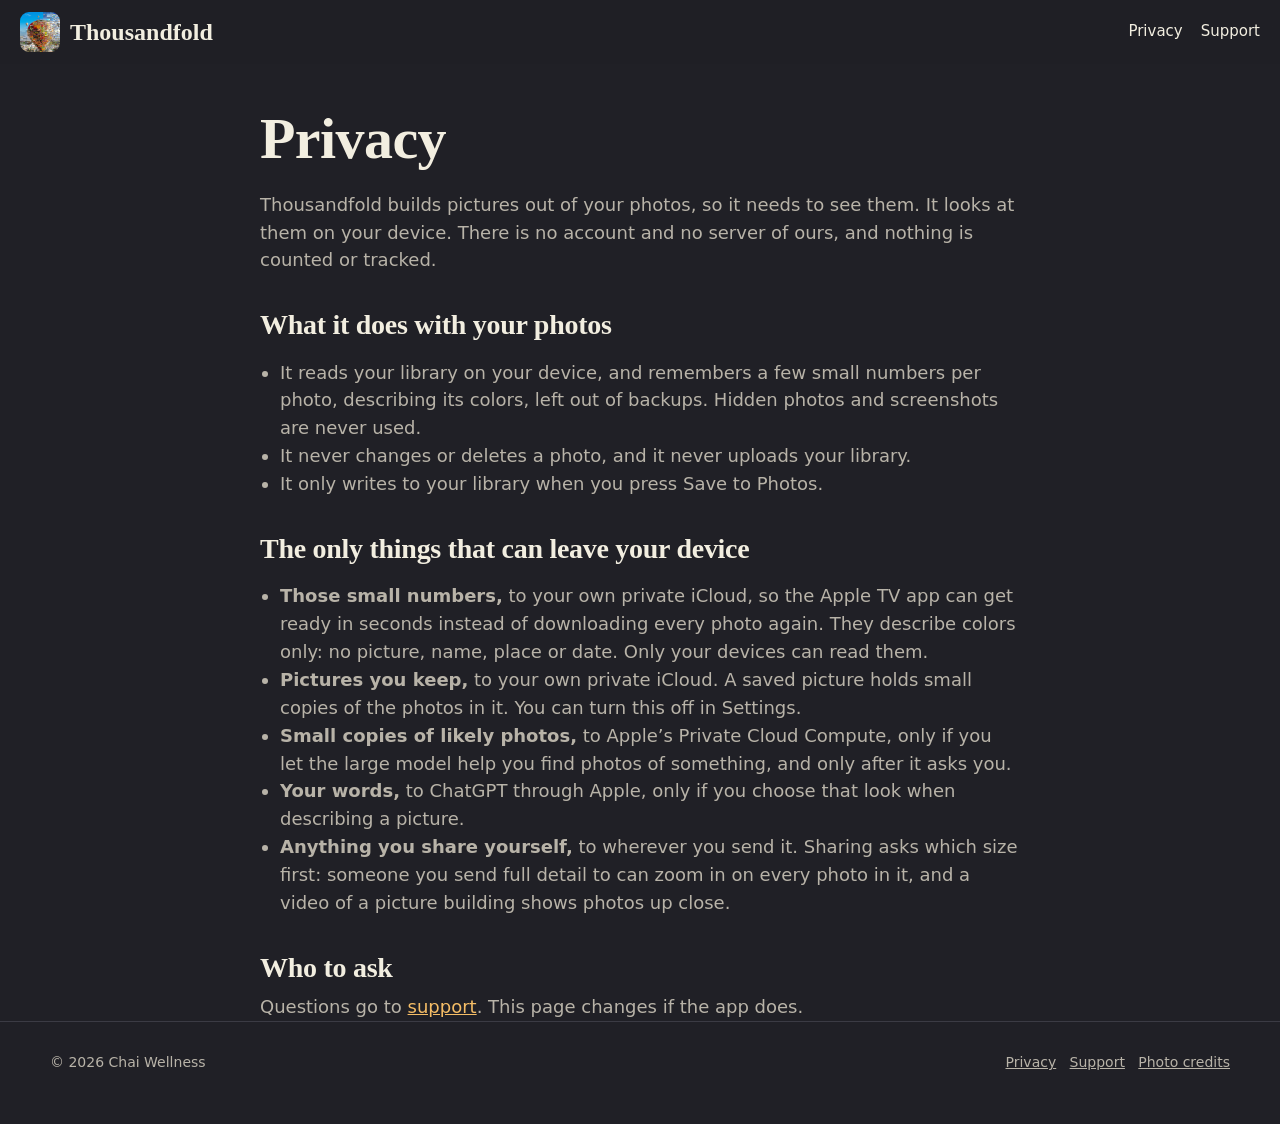
<file: privacy.html>
<!doctype html><html lang="en"><head><meta charset="utf-8"><meta name="viewport" content="width=device-width, initial-scale=1"><meta name="theme-color" content="#202026"><title>Privacy · Thousandfold</title><meta name="description" content="What Thousandfold reads, and the few things that can leave your device."><link rel="icon" href="img/icon-64.png"><link rel="apple-touch-icon" href="apple-touch-icon.png"><link rel="stylesheet" href="style.css?v=9"></head><body><header class="nav"><a class="brand" href="index.html"><img src="img/icon-128.png" alt="" width="40" height="40">Thousandfold</a><nav><a href="privacy.html">Privacy</a><a href="support.html">Support</a></nav></header><main class="wrap page"><h1>Privacy</h1><p>Thousandfold builds pictures out of your photos, so it needs to see them. It looks at them on your device. There is no account and no server of ours, and nothing is counted or tracked.</p>
<h2>What it does with your photos</h2><ul><li>It reads your library on your device, and remembers a few small numbers per photo, describing its colors, left out of backups. Hidden photos and screenshots are never used.</li><li>It never changes or deletes a photo, and it never uploads your library.</li><li>It only writes to your library when you press Save to Photos.</li></ul>
<h2>The only things that can leave your device</h2><ul><li><b>Those small numbers,</b> to your own private iCloud, so the Apple TV app can get ready in seconds instead of downloading every photo again. They describe colors only: no picture, name, place or date. Only your devices can read them.</li><li><b>Pictures you keep,</b> to your own private iCloud. A saved picture holds small copies of the photos in it. You can turn this off in Settings.</li><li><b>Small copies of likely photos,</b> to Apple&rsquo;s Private Cloud Compute, only if you let the large model help you find photos of something, and only after it asks you.</li><li><b>Your words,</b> to ChatGPT through Apple, only if you choose that look when describing a picture.</li><li><b>Anything you share yourself,</b> to wherever you send it. Sharing asks which size first: someone you send full detail to can zoom in on every photo in it, and a video of a picture building shows photos up close.</li></ul>
<h2>Who to ask</h2><p>Questions go to <a data-support href="support.html">support</a>. This page changes if the app does.</p></main><footer class="foot"><div class="wrap"><span>&copy; 2026 Chai Wellness</span><span><a href="privacy.html">Privacy</a> &nbsp; <a href="support.html">Support</a> &nbsp; <a href="credits.html">Photo credits</a></span></div></footer></body></html>
</file>
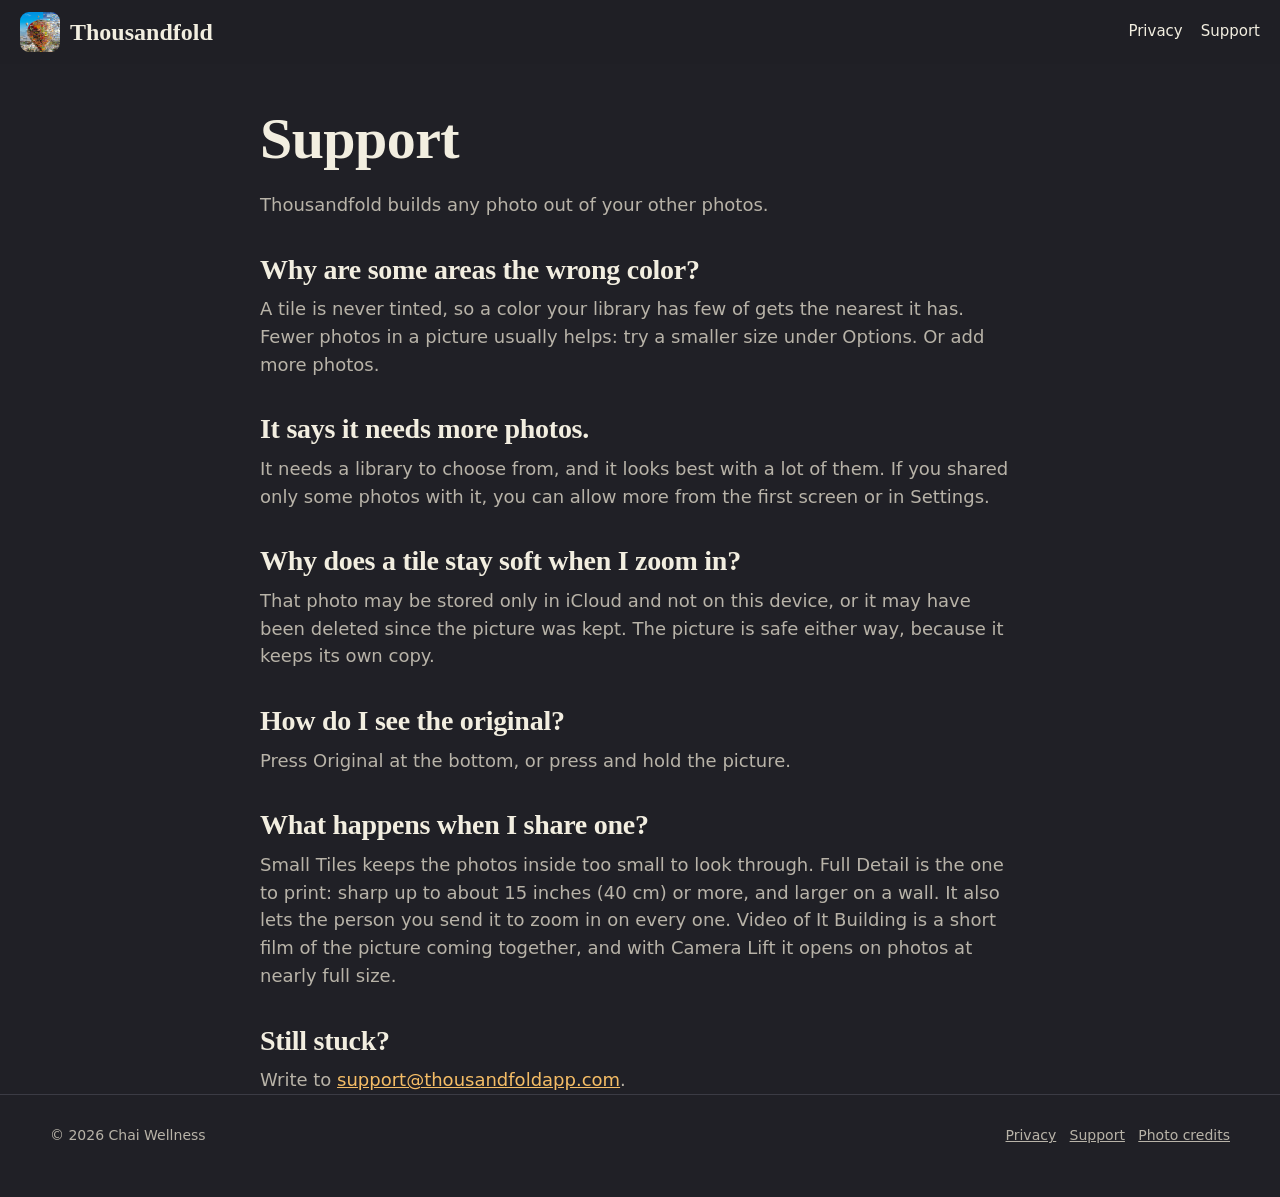
<file: support.html>
<!doctype html><html lang="en"><head><meta charset="utf-8"><meta name="viewport" content="width=device-width, initial-scale=1"><meta name="theme-color" content="#202026"><title>Support · Thousandfold</title><meta name="description" content="Help with Thousandfold."><link rel="icon" href="img/icon-64.png"><link rel="apple-touch-icon" href="apple-touch-icon.png"><link rel="stylesheet" href="style.css?v=9"></head><body><header class="nav"><a class="brand" href="index.html"><img src="img/icon-128.png" alt="" width="40" height="40">Thousandfold</a><nav><a href="privacy.html">Privacy</a><a href="support.html">Support</a></nav></header><main class="wrap page"><h1>Support</h1><p>Thousandfold builds any photo out of your other photos.</p>
<h2>Why are some areas the wrong color?</h2><p>A tile is never tinted, so a color your library has few of gets the nearest it has. Fewer photos in a picture usually helps: try a smaller size under Options. Or add more photos.</p>
<h2>It says it needs more photos.</h2><p>It needs a library to choose from, and it looks best with a lot of them. If you shared only some photos with it, you can allow more from the first screen or in Settings.</p>
<h2>Why does a tile stay soft when I zoom in?</h2><p>That photo may be stored only in iCloud and not on this device, or it may have been deleted since the picture was kept. The picture is safe either way, because it keeps its own copy.</p>
<h2>How do I see the original?</h2><p>Press Original at the bottom, or press and hold the picture.</p>
<h2>What happens when I share one?</h2><p>Small Tiles keeps the photos inside too small to look through. Full Detail is the one to print: sharp up to about 15 inches (40 cm) or more, and larger on a wall. It also lets the person you send it to zoom in on every one. Video of It Building is a short film of the picture coming together, and with Camera Lift it opens on photos at nearly full size.</p>
<h2>Still stuck?</h2><p>Write to <a href="mailto:support@thousandfoldapp.com">support@thousandfoldapp.com</a>.</p></main><footer class="foot"><div class="wrap"><span>&copy; 2026 Chai Wellness</span><span><a href="privacy.html">Privacy</a> &nbsp; <a href="support.html">Support</a> &nbsp; <a href="credits.html">Photo credits</a></span></div></footer></body></html>
</file>
<file: style.css>
:root{color-scheme:dark}
:root{--ink:#202026;--card:#2e2e36;--line:#3b3b44;--paper:#f2eee0;--dim:#b8b3a8;--amber:#f5bd66;--serif:ui-serif,"New York",Georgia,serif;--sans:-apple-system,BlinkMacSystemFont,"SF Pro Text",system-ui,sans-serif}
*{box-sizing:border-box}html{background:var(--ink);scroll-behavior:smooth}body{margin:0;background:var(--ink);color:var(--paper);font:18px/1.55 var(--sans);-webkit-font-smoothing:antialiased}
[hidden]{display:none!important}img,video{display:block;max-width:100%;height:auto}a{color:var(--amber)}
h1,h2,h3{font-family:var(--serif);font-weight:700;line-height:1.08;margin:0;letter-spacing:-.01em}
h2{font-size:clamp(34px,5.2vw,62px)}h3{font-size:clamp(22px,2.4vw,28px)}p{margin:0}.lead{color:var(--dim);font-size:clamp(18px,1.7vw,22px);max-width:34em}
.wrap{width:min(1180px,100% - 40px);margin-inline:auto}section{padding:clamp(32px,3.4vw,54px) 0;scroll-margin-top:60px}
.nav{position:fixed;inset:0 0 auto;z-index:20;display:flex;align-items:center;justify-content:space-between;padding:12px max(20px,env(safe-area-inset-right,0px)) 12px max(20px,env(safe-area-inset-left,0px));background:#202026d9;-webkit-backdrop-filter:blur(14px);backdrop-filter:blur(14px)}
.brand{display:flex;gap:10px;align-items:center;color:var(--paper);text-decoration:none;font:700 24px var(--serif)}.brand img{width:40px;height:40px;border-radius:9px}
.nav nav{display:flex;gap:18px;font-size:15px}.nav nav a{color:var(--paper);text-decoration:none}@media(max-width:620px){.nav nav a:not(:last-child){display:none}}
.soon{display:inline-block;color:#17130a;background:var(--amber);border-radius:99px;padding:10px 18px;font-weight:600;font-size:15px}
.store-badge{display:block;width:max-content;line-height:0;margin:11px auto 0}.store-badge img{height:44px;width:auto}
/* The opening */
.opening{padding:92px 0 clamp(8px,1.5vw,20px)}.opening-in{display:flex;flex-direction:column;align-items:center;gap:22px;text-align:center}
.opening-words h1{font-size:clamp(38px,6.2vw,76px);text-wrap:balance;max-width:15em;margin-inline:auto}.opening-words .lead{margin:14px auto 0}
.picks{display:grid;grid-template-columns:repeat(5,minmax(0,1fr));gap:clamp(8px,1.4vw,18px);width:min(1040px,100%)}
.pick{appearance:none;border:0;padding:0;background:none;cursor:pointer;border-radius:14px;overflow:hidden;aspect-ratio:1;outline:3px solid transparent;outline-offset:3px;transition:transform .2s,outline-color .2s,opacity .2s}
.pick img{width:100%;height:100%;object-fit:cover}.pick:hover{transform:translateY(-3px)}.pick:focus-visible{outline-color:var(--paper)}.pick.on{outline-color:var(--amber)}
.opening.playing .opening-words{display:none}.opening.playing{padding-top:78px}.opening.playing .picks{width:min(460px,100%);gap:8px}.opening.playing .pick:not(.on){opacity:.72}.opening.playing .pick{border-radius:9px}
@media(max-width:560px){.opening:not(.playing) .picks{grid-template-columns:repeat(6,minmax(0,1fr))}.opening:not(.playing) .pick{grid-column:span 2}.opening:not(.playing) .pick:nth-child(4){grid-column:2/span 2}}
.picture{position:relative;width:min(100%,calc(100svh - 270px));min-width:min(100%,320px);aspect-ratio:1;background:var(--ink);border-radius:10px;overflow:hidden}.picture canvas{display:block;width:100%;height:100%}
.again{position:absolute;right:12px;bottom:12px;appearance:none;border:0;border-radius:99px;padding:10px 16px;font:600 15px var(--sans);background:#000c;color:var(--paper);cursor:pointer}.again:focus-visible{outline:2px solid var(--paper)}
.caption{font:700 clamp(24px,3.4vw,40px)/1.12 var(--serif);min-height:1.2em;text-wrap:balance;margin:0}.after{color:var(--dim);max-width:34em}.after .soon{margin-left:8px;font-size:14px;padding:5px 12px;white-space:nowrap}
/* Compare */
.compare{position:relative;width:min(720px,100%);aspect-ratio:1;margin:clamp(20px,2.6vw,32px) auto 0;overflow:hidden;border-radius:14px;touch-action:pan-y;cursor:ew-resize;user-select:none;--at:50%}
.compare img{position:absolute;inset:0;width:100%;height:100%;object-fit:cover;pointer-events:none}.compare .over{clip-path:inset(0 calc(100% - var(--at)) 0 0)}
.compare .bar{position:absolute;top:0;bottom:0;left:var(--at);width:3px;margin-left:-1.5px;background:var(--paper)}.compare .bar i{position:absolute;top:50%;left:50%;width:44px;height:44px;margin:-22px;border-radius:50%;background:var(--paper);color:#111;display:grid;place-items:center;font-style:normal;font-weight:700}
.compare input{position:absolute;inset:0;width:100%;height:100%;opacity:0;margin:0;cursor:ew-resize}
.sizes-box{width:min(720px,100%);margin:18px auto 0;display:grid;gap:10px;text-align:center}.sizes-title{font-size:14px;font-weight:600;color:var(--dim)}
.sizes{display:grid;grid-template-columns:repeat(6,minmax(0,1fr));gap:6px}.size{appearance:none;border:0;border-radius:10px;min-height:46px;padding:0 2px;background:var(--card);color:var(--paper);font:600 15px var(--sans);font-variant-numeric:tabular-nums;cursor:pointer}.size.on{background:var(--amber);color:#17130a}.size:focus-visible{outline:2px solid var(--paper);outline-offset:2px}
.sizes-line{color:var(--paper);font-size:16px;min-height:1.6em}.sizes-line b{font-weight:600}.sizes-note{color:var(--dim);font-size:14px}
.tag{position:absolute;bottom:12px;background:#000b;padding:4px 10px;border-radius:99px;font-size:13px;pointer-events:none}.tag.l{left:12px}.tag.r{right:12px}.center{text-align:center}.center .lead{margin:16px auto 0}
/* Rows */
.row{text-align:left;display:grid;grid-template-columns:1fr 1fr;gap:clamp(30px,6vw,90px);align-items:center}.row.flip>.copy{order:2}.copy h2{margin-bottom:18px}.copy .lead+.lead{margin-top:14px}
.devices{display:flex;justify-content:center;align-items:flex-end;gap:clamp(10px,2vw,24px);min-width:0}.devices img,.devices video{max-height:760px;width:auto;min-width:0}.devices>*{flex:0 1 auto;min-width:0}
@media(max-width:860px){.row{grid-template-columns:1fr}.row.flip>.copy{order:0}.devices img,.devices video{max-height:620px}}
.video-frame{background:none;display:block;width:min(380px,100%)}
/* Start */
.starts{list-style:none;margin:30px 0 0;padding:0;display:grid;grid-template-columns:repeat(4,minmax(0,1fr));gap:22px;text-align:center}.starts li{display:flex;flex-direction:column;align-items:center;gap:6px;min-width:0}.starts svg{color:var(--amber);margin-bottom:4px}.starts b{font:700 21px var(--serif);text-wrap:balance}.starts span{font-size:15px;color:var(--dim);text-wrap:balance}
@media(max-width:700px){.starts{grid-template-columns:1fr 1fr;gap:26px 16px}}
/* Modes */
.modes{margin-top:clamp(40px,5vw,64px)}.modes .lead{margin:12px auto 0}.mode-stage{position:relative;width:min(620px,100%);aspect-ratio:1;margin:24px auto 0;border-radius:12px;overflow:hidden;background:var(--ink);outline:1px solid var(--line)}.mode-stage canvas{display:block;width:100%;height:100%}
.mode-chips{display:grid;grid-template-columns:repeat(3,minmax(0,1fr));gap:6px;width:min(620px,100%);margin:14px auto 0}.mode{appearance:none;border:0;border-radius:10px;min-height:46px;padding:0 4px;background:var(--card);color:var(--paper);font:600 15px var(--sans);cursor:pointer}.mode.on{background:var(--amber);color:#17130a}.mode:focus-visible{outline:2px solid var(--paper);outline-offset:2px}
.mode-line{width:min(620px,100%);margin:12px auto 0;min-height:3em;color:var(--dim);font-size:16px}.mode-line b{color:var(--paper);font-weight:600}
/* Promises */
.promises{display:grid;grid-template-columns:repeat(3,1fr);gap:14px;margin-top:26px}@media(max-width:860px){.promises{grid-template-columns:1fr}}.promise{background:var(--card);padding:22px;border-radius:16px}.promise h3{margin-bottom:8px}.promise p{color:var(--dim);font-size:16px}
.strip{margin-top:28px}.strip img{margin:auto}
.foot{border-top:1px solid var(--line);padding:30px 0 50px;font-size:14px;color:var(--dim)}.foot .wrap{display:flex;flex-wrap:wrap;gap:12px 22px;justify-content:space-between}.foot a{color:var(--dim)}
.page{padding-top:108px;max-width:760px}.page h1{font-size:clamp(38px,6vw,58px);margin-bottom:20px}.page h2{font-size:28px;margin:36px 0 10px}.page p,.page li{color:var(--dim)}.page ul{padding-left:20px}.credits{columns:3;column-gap:24px;font-size:13px;padding:0;list-style:none}.credits li{break-inside:avoid;margin-bottom:4px}@media(max-width:700px){.credits{columns:1}}
.hero-store{margin-top:14px}.closing .wrap{display:flex;flex-direction:column;align-items:center;gap:12px}.closing img{border-radius:22px}.closing .lead{margin:0 auto}.closing-store{margin-top:6px}.text-store{color:var(--amber);font-weight:600}.closing-help{color:var(--dim);font-size:15px;margin-top:4px}.closing-help a{color:var(--dim)}
.closing{padding-bottom:clamp(44px,5vw,72px)}.opening.playing .hero-store{display:none}
</file>
